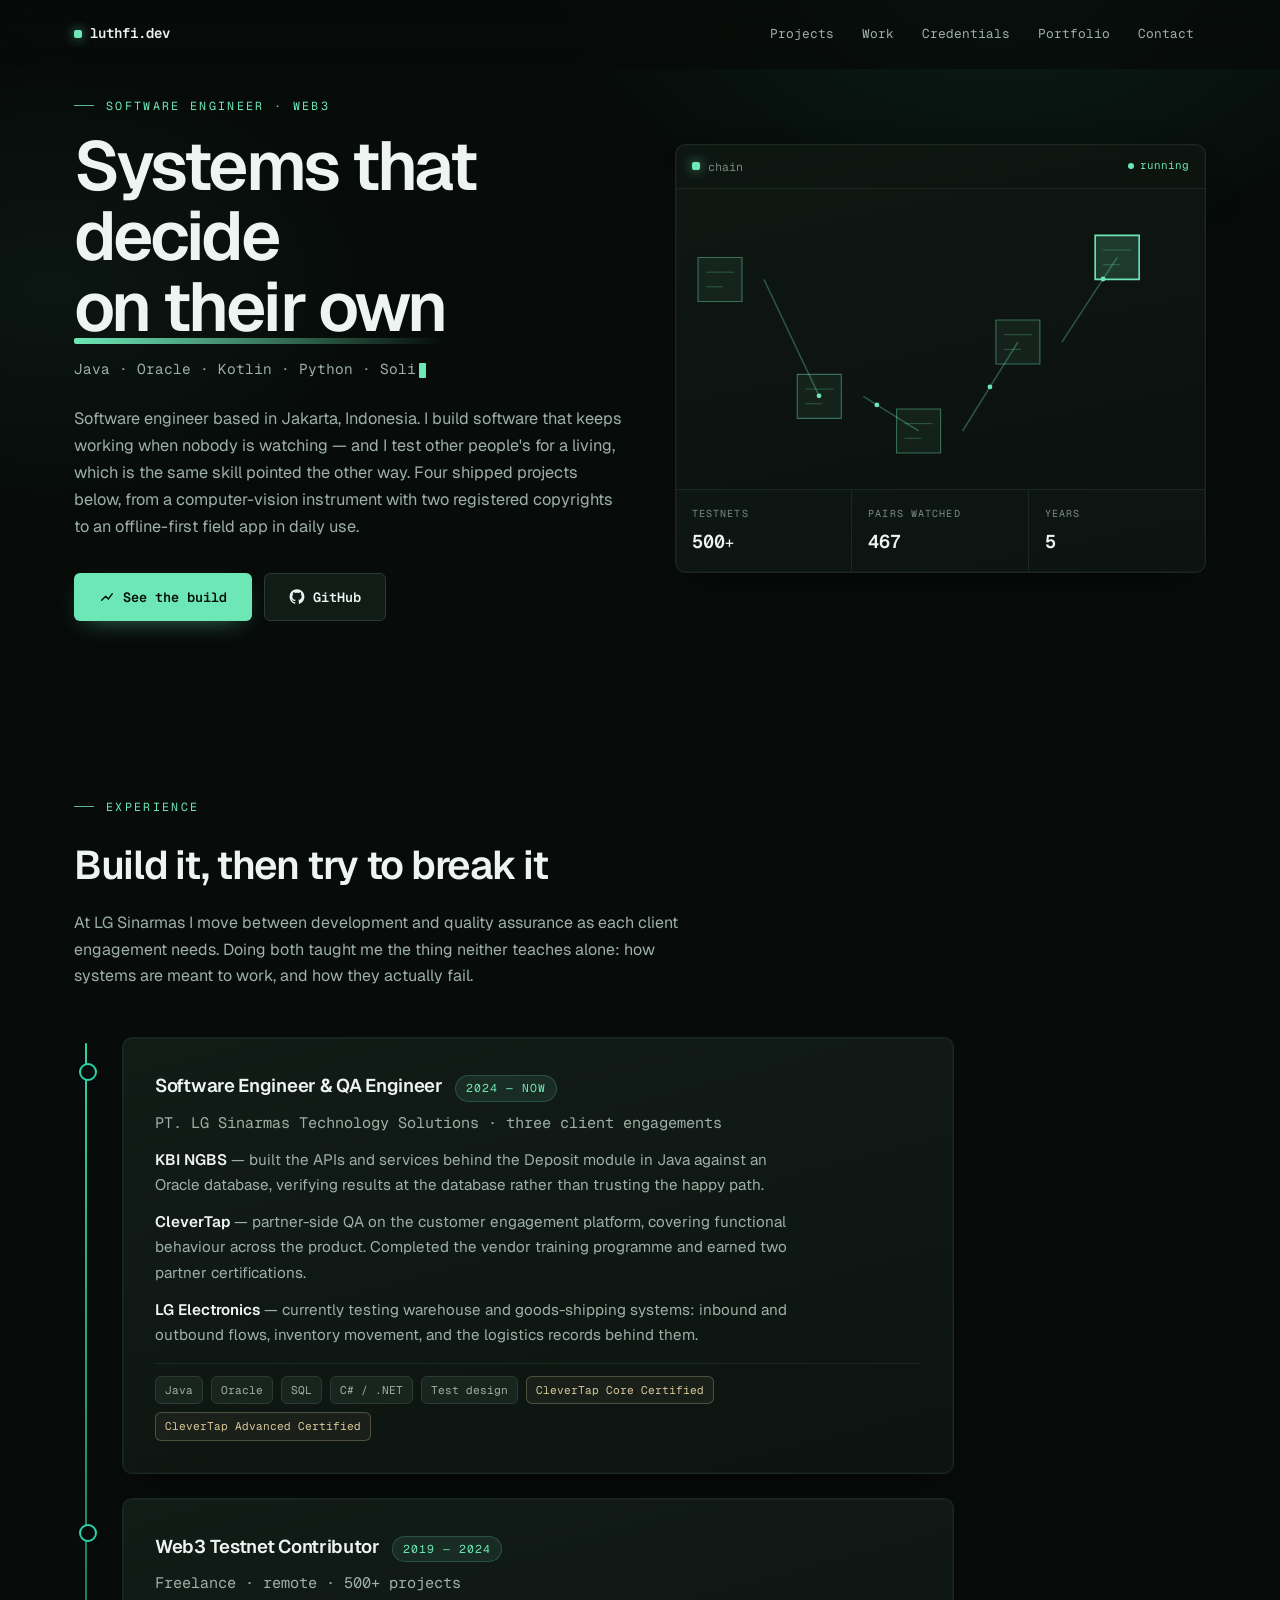
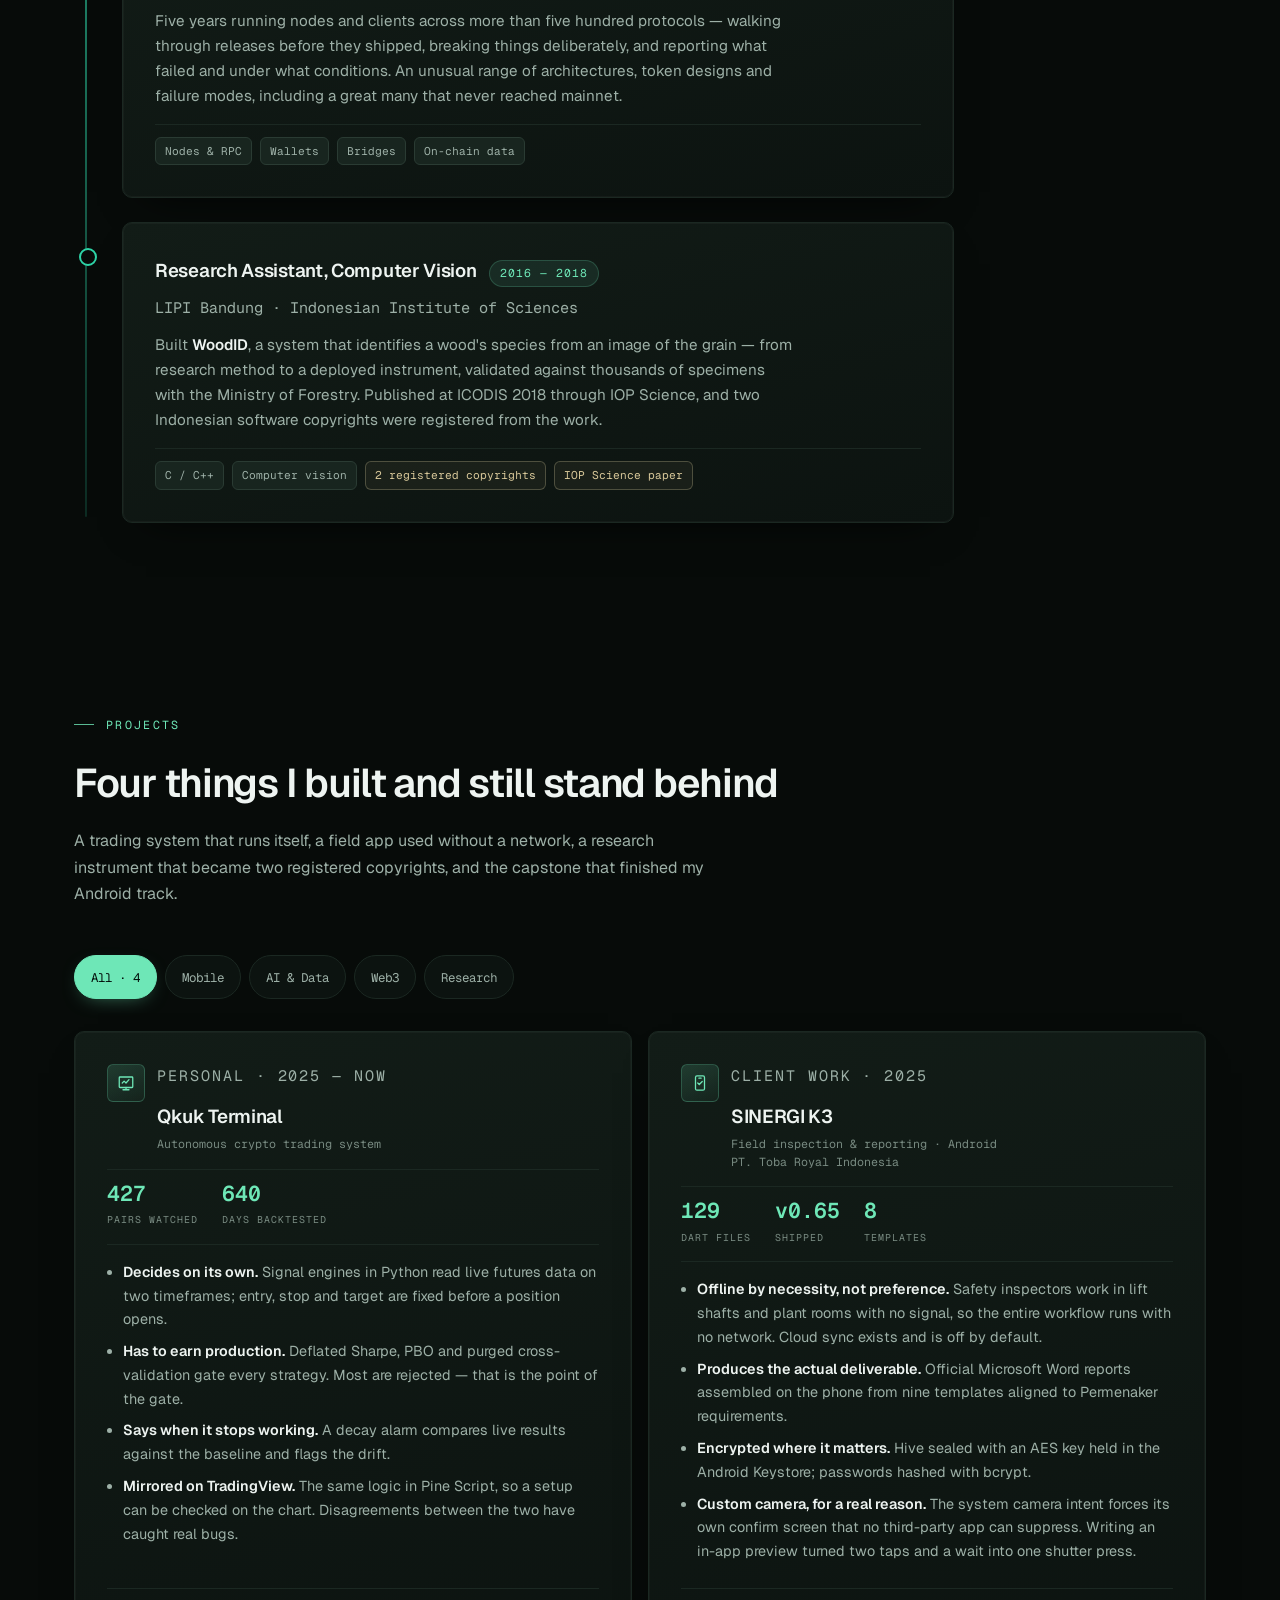
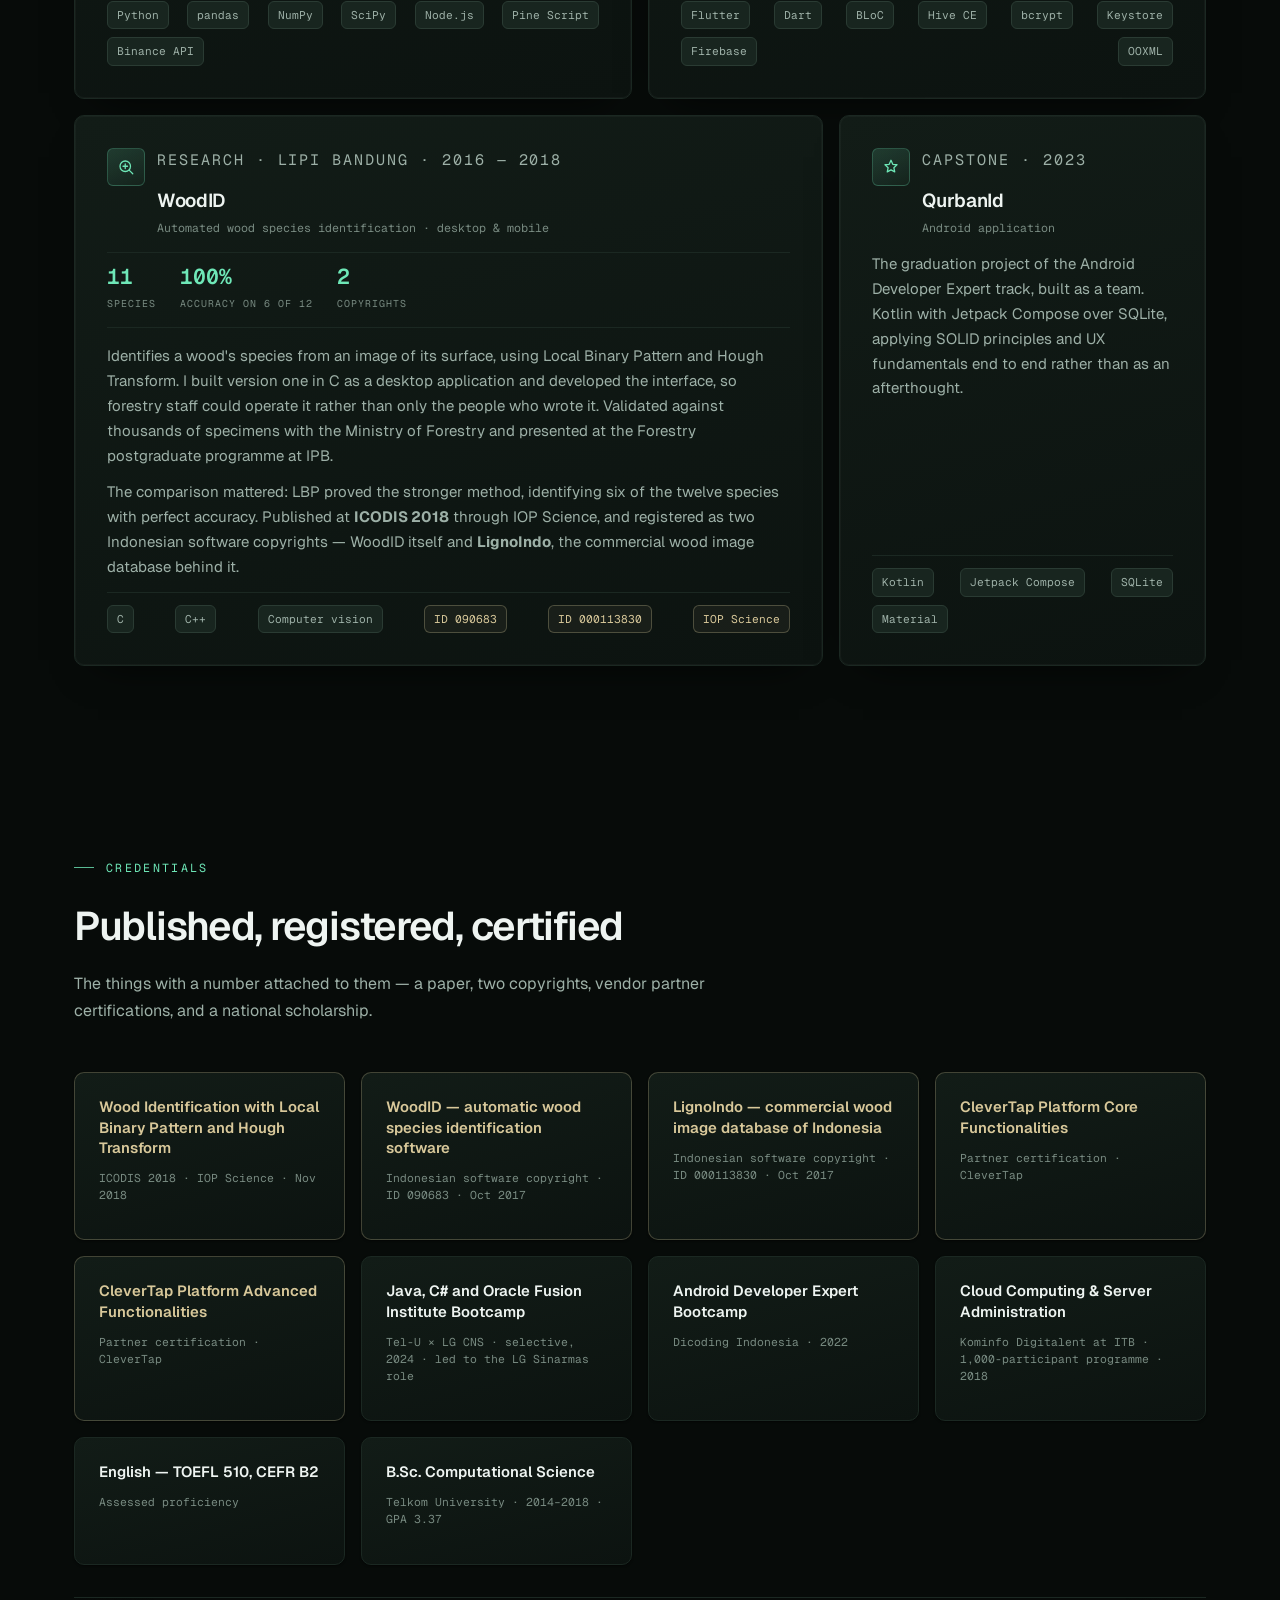
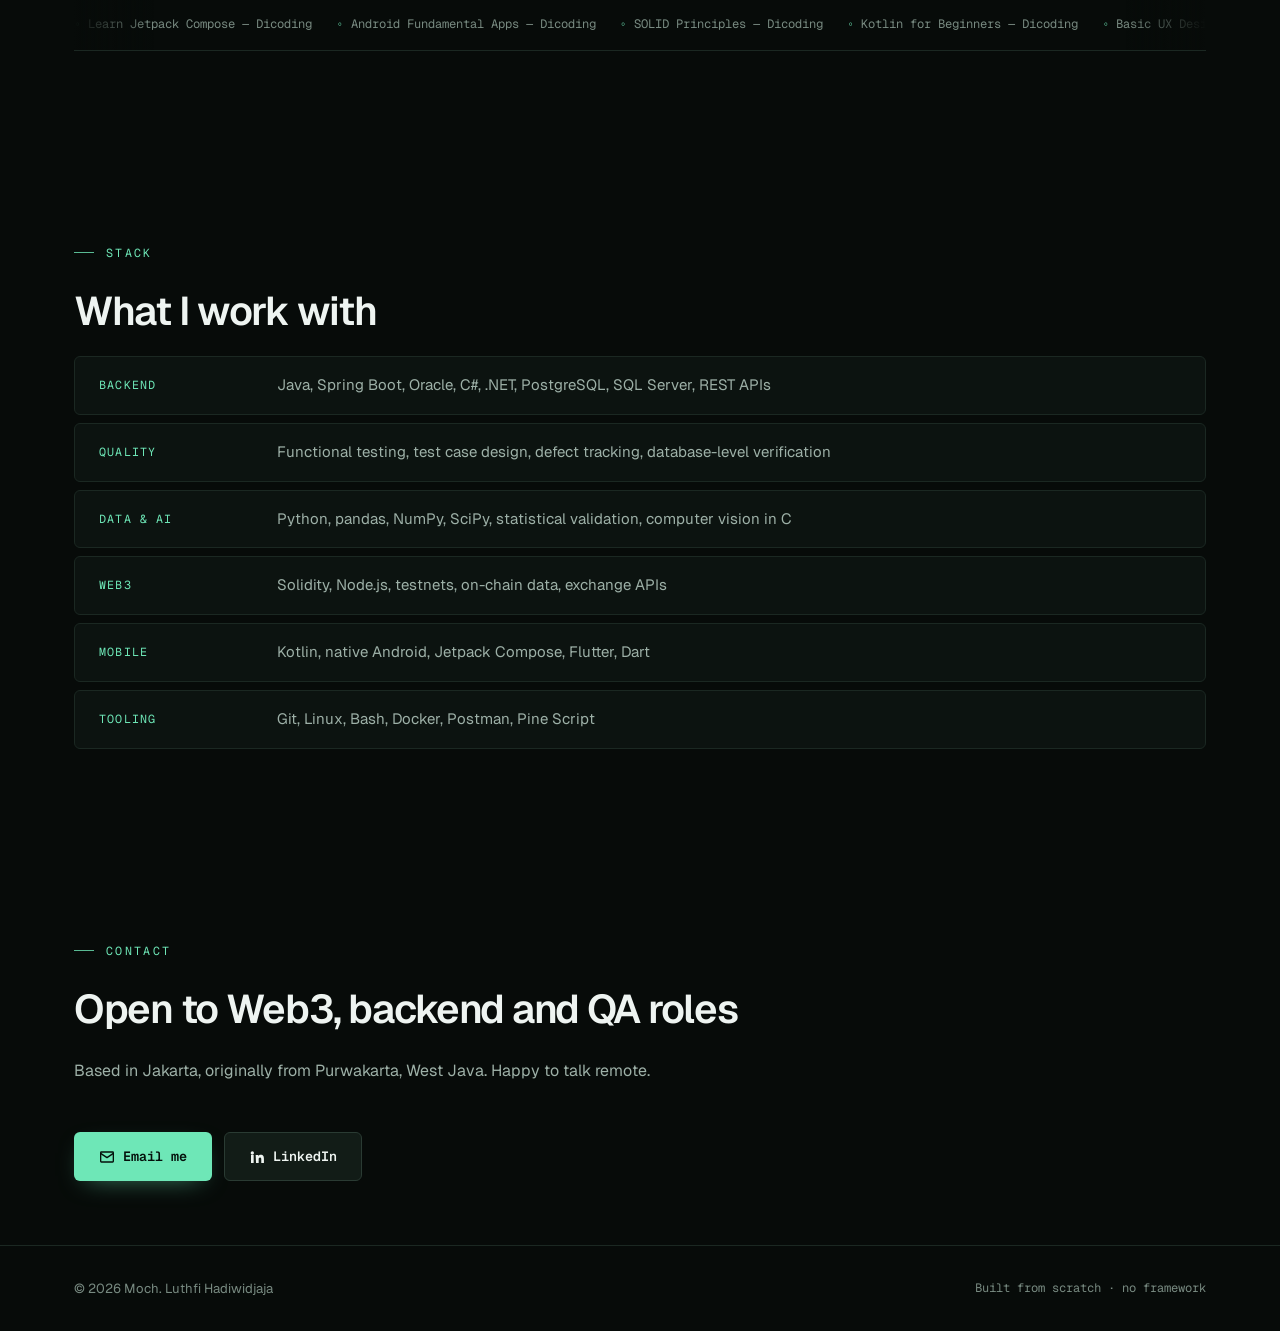
<file: index.html>
<!DOCTYPE html>
<html lang="en">
<head>
<meta charset="utf-8" />
<meta name="viewport" content="width=device-width, initial-scale=1" />
<title>Moch. Luthfi Hadiwidjaja — Software Engineer</title>
<meta name="description" content="Software engineer focused on Web3 and autonomous systems. Building Qkuk Terminal: signal engines, statistical validation, and a TradingView indicator. Five years across 500+ Web3 testnets." />
<meta name="theme-color" content="#08100C" />
<meta property="og:title" content="Moch. Luthfi Hadiwidjaja — Software Engineer" />
<meta property="og:description" content="Web3 and autonomous systems. Building Qkuk Terminal." />
<meta property="og:type" content="website" />
<link rel="preconnect" href="https://fonts.googleapis.com" />
<link rel="preconnect" href="https://fonts.gstatic.com" crossorigin />
<link href="https://fonts.googleapis.com/css2?family=Geist:wght@300;400;500;600;700&family=Geist+Mono:wght@400;500;600&display=swap" rel="stylesheet" />
<link rel="stylesheet" href="style.css" />
<link rel="icon" href="data:image/svg+xml,<svg xmlns='http://www.w3.org/2000/svg' viewBox='0 0 32 32'><rect width='32' height='32' fill='%2308100C'/><rect x='5' y='12' width='8' height='8' fill='%233DDC84'/><rect x='19' y='12' width='8' height='8' fill='%233DDC84' opacity='.55'/><path d='M13 16h6' stroke='%233DDC84' stroke-width='1.6'/></svg>" />
</head>
<body>

<a class="skip" href="#main">Skip to content</a>
<div class="grid-bg" aria-hidden="true"></div>

<nav class="nav" id="nav">
  <div class="nav-in">
    <a class="brand" href="#top"><span class="blk" aria-hidden="true"></span>luthfi.dev</a>
    <div class="nav-links">
      <a class="opt" href="#projects">Projects</a>
      <a class="opt" href="#work">Work</a>
      <a class="opt" href="#credentials">Credentials</a>
      <a class="opt" href="/portofolio/">Portfolio</a>
      <a href="#contact">Contact</a>
    </div>
  </div>
</nav>

<main id="main">

<!-- ══ HERO ══ split, left-weighted. Centered hero is banned at VARIANCE 8. -->
<section class="hero" id="top">
  <div class="wrap">
    <div class="hero-g">
      <div>
        <p class="eyebrow">Software Engineer · Web3</p>
        <h1>Systems that decide<br /><em>on their own</em></h1>
        <p class="role" id="role"><span class="car"></span></p>
        <p class="lede">
          Software engineer based in Jakarta, Indonesia. I build software that keeps
          working when nobody is watching — and I test other people's for a living,
          which is the same skill pointed the other way. Four shipped projects below,
          from a computer-vision instrument with two registered copyrights to an
          offline-first field app in daily use.
        </p>
        <div class="cta">
          <a class="btn btn-1" href="#terminal">
            <svg viewBox="0 0 24 24" fill="none" stroke="currentColor" stroke-width="2" stroke-linecap="round" stroke-linejoin="round" aria-hidden="true"><path d="M4 17l6-6 4 4 6-8"/></svg>
            See the build
          </a>
          <a class="btn btn-2" href="https://github.com/luthfihadi78" rel="noopener">
            <svg viewBox="0 0 24 24" fill="currentColor" aria-hidden="true"><path d="M12 .5C5.7.5.9 5.3.9 11.6c0 4.9 3.2 9.1 7.6 10.6.6.1.8-.2.8-.6v-2c-3.1.7-3.7-1.5-3.7-1.5-.5-1.3-1.2-1.6-1.2-1.6-1-.7.1-.7.1-.7 1.1.1 1.7 1.1 1.7 1.1 1 1.7 2.6 1.2 3.2.9.1-.7.4-1.2.7-1.5-2.5-.3-5.1-1.2-5.1-5.5 0-1.2.4-2.2 1.1-3-.1-.3-.5-1.4.1-2.9 0 0 .9-.3 3 1.1.9-.2 1.8-.4 2.8-.4s1.9.1 2.8.4c2.1-1.4 3-1.1 3-1.1.6 1.5.2 2.6.1 2.9.7.8 1.1 1.8 1.1 3 0 4.3-2.6 5.2-5.1 5.5.4.4.8 1.1.8 2.2v3.3c0 .3.2.7.8.6 4.4-1.5 7.6-5.7 7.6-10.6C23.1 5.3 18.3.5 12 .5z"/></svg>
            GitHub
          </a>
        </div>
      </div>

      <div class="chain rv">
        <div class="chain-bar">
          <span class="blk" aria-hidden="true"></span>
          <span class="t">chain</span>
          <span class="live">running</span>
        </div>
        <div class="chain-c">
          <canvas id="chain" role="img" aria-label="Abstract animation of linked blocks forming a chain"></canvas>
        </div>
        <div class="chain-f">
          <div><span class="k">Testnets</span><span class="v" data-count="500">0</span>+</div>
          <div><span class="k">Pairs watched</span><span class="v" data-count="467">0</span></div>
          <div><span class="k">Years</span><span class="v" data-count="5">0</span></div>
        </div>
      </div>
    </div>
  </div>
</section>

<!-- ══ WORK ══ ledger rows, not cards -->
<section id="work">
  <div class="wrap">
    <p class="eyebrow rv">Experience</p>
    <h2 class="rv">Build it, then try to break it</h2>
    <p class="sec-lede rv">
      At LG Sinarmas I move between development and quality assurance as each
      client engagement needs. Doing both taught me the thing neither teaches
      alone: how systems are meant to work, and how they actually fail.
    </p>

    <div class="tl rv">

      <div class="tli rv">
        <div class="tlc">
          <div class="tl-head">
            <h3>Software Engineer &amp; QA Engineer</h3>
            <span class="tl-when">2024 — now</span>
          </div>
          <p class="tl-org">PT. LG Sinarmas Technology Solutions · three client engagements</p>
          <p><strong>KBI NGBS</strong> — built the APIs and services behind the Deposit
            module in Java against an Oracle database, verifying results at the database
            rather than trusting the happy path.</p>
          <p><strong>CleverTap</strong> — partner-side QA on the customer engagement
            platform, covering functional behaviour across the product. Completed the
            vendor training programme and earned two partner certifications.</p>
          <p><strong>LG Electronics</strong> — currently testing warehouse and
            goods-shipping systems: inbound and outbound flows, inventory movement, and
            the logistics records behind them.</p>
          <div class="tags">
            <span class="tag">Java</span><span class="tag">Oracle</span><span class="tag">SQL</span>
            <span class="tag">C# / .NET</span><span class="tag">Test design</span>
            <span class="tag cert">CleverTap Core Certified</span>
            <span class="tag cert">CleverTap Advanced Certified</span>
          </div>
        </div>
      </div>

      <div class="tli rv">
        <div class="tlc">
          <div class="tl-head">
            <h3>Web3 Testnet Contributor</h3>
            <span class="tl-when">2019 — 2024</span>
          </div>
          <p class="tl-org">Freelance · remote · 500+ projects</p>
          <p>Five years running nodes and clients across more than five hundred protocols —
            walking through releases before they shipped, breaking things deliberately, and
            reporting what failed and under what conditions. An unusual range of
            architectures, token designs and failure modes, including a great many that
            never reached mainnet.</p>
          <div class="tags">
            <span class="tag">Nodes &amp; RPC</span><span class="tag">Wallets</span>
            <span class="tag">Bridges</span><span class="tag">On-chain data</span>
          </div>
        </div>
      </div>

      <div class="tli rv">
        <div class="tlc">
          <div class="tl-head">
            <h3>Research Assistant, Computer Vision</h3>
            <span class="tl-when">2016 — 2018</span>
          </div>
          <p class="tl-org">LIPI Bandung · Indonesian Institute of Sciences</p>
          <p>Built <strong>WoodID</strong>, a system that identifies a wood's species from
            an image of the grain — from research method to a deployed instrument, validated
            against thousands of specimens with the Ministry of Forestry. Published at
            ICODIS 2018 through IOP Science, and two Indonesian software copyrights were
            registered from the work.</p>
          <div class="tags">
            <span class="tag">C / C++</span><span class="tag">Computer vision</span>
            <span class="tag cert">2 registered copyrights</span>
            <span class="tag cert">IOP Science paper</span>
          </div>
        </div>
      </div>

    </div>
  </div>
</section>

<!-- ══ GALERI PROJECT ══ bento, layout dari UI/UX Pro Max -->
<section id="projects">
  <div class="wrap">
    <p class="eyebrow rv">Projects</p>
    <h2 class="rv">Four things I built and still stand behind</h2>
    <p class="sec-lede rv">
      A trading system that runs itself, a field app used without a network, a
      research instrument that became two registered copyrights, and the capstone
      that finished my Android track.
    </p>

    <div class="filter rv" role="group" aria-label="Filter projects by category">
      <button class="fbtn" type="button" data-f="all" aria-pressed="true">All · 4</button>
      <button class="fbtn" type="button" data-f="mobile" aria-pressed="false">Mobile</button>
      <button class="fbtn" type="button" data-f="ai" aria-pressed="false">AI &amp; Data</button>
      <button class="fbtn" type="button" data-f="web3" aria-pressed="false">Web3</button>
      <button class="fbtn" type="button" data-f="research" aria-pressed="false">Research</button>
    </div>

    <div class="bento" id="bento">

      <article class="pj rv" data-cat="ai web3">
        <div class="pj-top">
          <div class="pj-ico"><svg viewBox="0 0 24 24" stroke-linecap="round" stroke-linejoin="round" aria-hidden="true"><rect x="3" y="4" width="18" height="14" rx="1"/><path d="M8 21h8M12 18v3M7 12l2.5-2.5L12 12l4-4.5"/></svg></div>
          <div>
            <p class="pj-kind">Personal · 2025 — now</p>
            <h3>Qkuk Terminal</h3>
            <p class="sub">Autonomous crypto trading system</p>
          </div>
        </div>
        <div class="pj-num">
          <div><span class="n" data-count="467">0</span><span class="l">pairs watched</span></div>
          <div><span class="n" data-count="700">0</span><span class="l">days backtested</span></div>
        </div>
        <ul>
          <li><b>Decides on its own.</b> Signal engines in Python read live futures data on two timeframes; entry, stop and target are fixed before a position opens.</li>
          <li><b>Has to earn production.</b> Deflated Sharpe, PBO and purged cross-validation gate every strategy. Most are rejected — that is the point of the gate.</li>
          <li><b>Says when it stops working.</b> A decay alarm compares live results against the baseline and flags the drift.</li>
          <li><b>Mirrored on TradingView.</b> The same logic in Pine Script, so a setup can be checked on the chart. Disagreements between the two have caught real bugs.</li>
        </ul>
        <div class="foot">
          <span class="tag">Python</span><span class="tag">pandas</span><span class="tag">NumPy</span>
          <span class="tag">SciPy</span><span class="tag">Node.js</span><span class="tag">Pine Script</span>
          <span class="tag">Binance API</span>
        </div>
      </article>

      <article class="pj rv" data-cat="mobile">
        <div class="pj-top">
          <div class="pj-ico"><svg viewBox="0 0 24 24" stroke-linecap="round" stroke-linejoin="round" aria-hidden="true"><rect x="6" y="2.5" width="12" height="19" rx="2"/><path d="M10.5 5.5h3M9 12l2 2 4-4"/></svg></div>
          <div>
            <p class="pj-kind">Client work · 2025</p>
            <h3>SINERGI K3</h3>
            <p class="sub">Field inspection &amp; reporting · Android<br />PT. Toba Royal Indonesia</p>
          </div>
        </div>
        <div class="pj-num">
          <div><span class="n" data-count="141">0</span><span class="l">dart files</span></div>
          <div><span class="n">v0.65</span><span class="l">shipped</span></div>
          <div><span class="n" data-count="9">0</span><span class="l">templates</span></div>
        </div>
        <ul>
          <li><b>Offline by necessity, not preference.</b> Safety inspectors work in lift shafts and plant rooms with no signal, so the entire workflow runs with no network. Cloud sync exists and is off by default.</li>
          <li><b>Produces the actual deliverable.</b> Official Microsoft Word reports assembled on the phone from nine templates aligned to Permenaker requirements.</li>
          <li><b>Encrypted where it matters.</b> Hive sealed with an AES key held in the Android Keystore; passwords hashed with bcrypt.</li>
          <li><b>Custom camera, for a real reason.</b> The system camera intent forces its own confirm screen that no third-party app can suppress. Writing an in-app preview turned two taps and a wait into one shutter press.</li>
        </ul>
        <div class="foot">
          <span class="tag">Flutter</span><span class="tag">Dart</span><span class="tag">BLoC</span>
          <span class="tag">Hive CE</span><span class="tag">bcrypt</span><span class="tag">Keystore</span>
          <span class="tag">Firebase</span><span class="tag">OOXML</span>
        </div>
      </article>

      <article class="pj wide rv" data-cat="ai research">
        <div class="pj-top">
          <div class="pj-ico"><svg viewBox="0 0 24 24" stroke-linecap="round" stroke-linejoin="round" aria-hidden="true"><circle cx="11" cy="11" r="7"/><path d="M16.5 16.5L21 21M8 11h6M11 8v6"/></svg></div>
          <div>
            <p class="pj-kind">Research · LIPI Bandung · 2016 — 2018</p>
            <h3>WoodID</h3>
            <p class="sub">Automated wood species identification · desktop &amp; mobile</p>
          </div>
        </div>
        <div class="pj-num">
          <div><span class="n" data-count="12">0</span><span class="l">species</span></div>
          <div><span class="n">100%</span><span class="l">accuracy on 6 of 12</span></div>
          <div><span class="n" data-count="2">0</span><span class="l">copyrights</span></div>
        </div>
        <p>
          Identifies a wood's species from an image of its surface, using Local Binary
          Pattern and Hough Transform. I built version one in C as a desktop application
          and developed the interface, so forestry staff could operate it rather than
          only the people who wrote it. Validated against thousands of specimens with the
          Ministry of Forestry and presented at the Forestry postgraduate programme at IPB.
        </p>
        <p>
          The comparison mattered: LBP proved the stronger method, identifying six of the
          twelve species with perfect accuracy. Published at <strong>ICODIS 2018</strong>
          through IOP Science, and registered as two Indonesian software copyrights —
          WoodID itself and <strong>LignoIndo</strong>, the commercial wood image database
          behind it.
        </p>
        <div class="foot">
          <span class="tag">C</span><span class="tag">C++</span><span class="tag">Computer vision</span>
          <span class="tag cert">ID 090683</span><span class="tag cert">ID 000113830</span>
          <span class="tag cert">IOP Science</span>
        </div>
      </article>

      <article class="pj slim rv" data-cat="mobile">
        <div class="pj-top">
          <div class="pj-ico"><svg viewBox="0 0 24 24" stroke-linecap="round" stroke-linejoin="round" aria-hidden="true"><path d="M12 3l2.4 5.4 5.6.6-4.2 3.9 1.2 5.6L12 15.8 7 18.5l1.2-5.6L4 9l5.6-.6z"/></svg></div>
          <div>
            <p class="pj-kind">Capstone · 2023</p>
            <h3>QurbanId</h3>
            <p class="sub">Android application</p>
          </div>
        </div>
        <p>
          The graduation project of the Android Developer Expert track, built as a team.
          Kotlin with Jetpack Compose over SQLite, applying SOLID principles and UX
          fundamentals end to end rather than as an afterthought.
        </p>
        <div class="foot">
          <span class="tag">Kotlin</span><span class="tag">Jetpack Compose</span>
          <span class="tag">SQLite</span><span class="tag">Material</span>
        </div>
      </article>

    </div>
  </div>
</section>

<!-- ══ KREDENSIAL ══ -->
<section id="credentials">
  <div class="wrap">
    <p class="eyebrow rv">Credentials</p>
    <h2 class="rv">Published, registered, certified</h2>
    <p class="sec-lede rv">
      The things with a number attached to them — a paper, two copyrights, vendor
      partner certifications, and a national scholarship.
    </p>

    <div class="cred rv">
      <div class="cd hi">
        <p class="t">Wood Identification with Local Binary Pattern and Hough Transform</p>
        <p class="i">ICODIS 2018 · IOP Science · Nov 2018</p>
      </div>
      <div class="cd hi">
        <p class="t">WoodID — automatic wood species identification software</p>
        <p class="i">Indonesian software copyright · ID 090683 · Oct 2017</p>
      </div>
      <div class="cd hi">
        <p class="t">LignoIndo — commercial wood image database of Indonesia</p>
        <p class="i">Indonesian software copyright · ID 000113830 · Oct 2017</p>
      </div>
      <div class="cd hi">
        <p class="t">CleverTap Platform Core Functionalities</p>
        <p class="i">Partner certification · CleverTap</p>
      </div>
      <div class="cd hi">
        <p class="t">CleverTap Platform Advanced Functionalities</p>
        <p class="i">Partner certification · CleverTap</p>
      </div>
      <div class="cd">
        <p class="t">Java, C# and Oracle Fusion Institute Bootcamp</p>
        <p class="i">Tel-U × LG CNS · selective, 2024 · led to the LG Sinarmas role</p>
      </div>
      <div class="cd">
        <p class="t">Android Developer Expert Bootcamp</p>
        <p class="i">Dicoding Indonesia · 2022</p>
      </div>
      <div class="cd">
        <p class="t">Cloud Computing &amp; Server Administration</p>
        <p class="i">Kominfo Digitalent at ITB · 1,000-participant programme · 2018</p>
      </div>
      <div class="cd">
        <p class="t">English — TOEFL 510, CEFR B2</p>
        <p class="i">Assessed proficiency</p>
      </div>
      <div class="cd">
        <p class="t">B.Sc. Computational Science</p>
        <p class="i">Telkom University · 2014–2018 · GPA 3.37</p>
      </div>
    </div>

    <div class="mq rv" aria-label="Additional certifications">
      <div class="mq-t" id="mq"></div>
    </div>
  </div>
</section>

<!-- ══ STACK ══ -->
<section id="stack">
  <div class="wrap">
    <p class="eyebrow rv">Stack</p>
    <h2 class="rv">What I work with</h2>
    <div class="stack rv">
      <div><span class="k">Backend</span><span class="v">Java, Spring Boot, Oracle, C#, .NET, PostgreSQL, SQL Server, REST APIs</span></div>
      <div><span class="k">Quality</span><span class="v">Functional testing, test case design, defect tracking, database-level verification</span></div>
      <div><span class="k">Data &amp; AI</span><span class="v">Python, pandas, NumPy, SciPy, statistical validation, computer vision in C</span></div>
      <div><span class="k">Web3</span><span class="v">Solidity, Node.js, testnets, on-chain data, exchange APIs</span></div>
      <div><span class="k">Mobile</span><span class="v">Kotlin, native Android, Jetpack Compose, Flutter, Dart</span></div>
      <div><span class="k">Tooling</span><span class="v">Git, Linux, Bash, Docker, Postman, Pine Script</span></div>
    </div>
  </div>
</section>

<!-- ══ CONTACT ══ one CTA intent, one label -->
<section id="contact" class="end">
  <div class="wrap">
    <p class="eyebrow rv">Contact</p>
    <h2 class="rv">Open to Web3, backend and QA roles</h2>
    <p class="sec-lede rv">Based in Jakarta, originally from Purwakarta, West Java. Happy to talk remote.</p>
    <div class="cta rv">
      <a class="btn btn-1" href="mailto:luthfihadi78@gmail.com">
        <svg viewBox="0 0 24 24" fill="none" stroke="currentColor" stroke-width="2" stroke-linecap="round" stroke-linejoin="round" aria-hidden="true"><rect x="2.5" y="4.5" width="19" height="15" rx="1"/><path d="M3 7l9 6 9-6"/></svg>
        Email me
      </a>
      <a class="btn btn-2" href="https://www.linkedin.com/in/moch-luthfi-hadiwidjaja-aa91b5171/" rel="noopener">
        <svg viewBox="0 0 24 24" fill="currentColor" aria-hidden="true"><path d="M4.98 3.5a2.5 2.5 0 1 1 0 5 2.5 2.5 0 0 1 0-5zM3 9h4v12H3zM10 9h3.8v1.7h.05c.53-1 1.83-2.05 3.77-2.05 4.03 0 4.78 2.65 4.78 6.1V21h-4v-5.4c0-1.3-.02-2.96-1.8-2.96-1.8 0-2.08 1.4-2.08 2.86V21h-4z"/></svg>
        LinkedIn
      </a>
    </div>
  </div>
</section>

</main>

<footer>
  <div class="wrap foot">
    <span>© <span id="yr">2026</span> Moch. Luthfi Hadiwidjaja</span>
    <span class="m">Built from scratch · no framework</span>
  </div>
</footer>

<script src="script.js"></script>
</body>
</html>
</file>
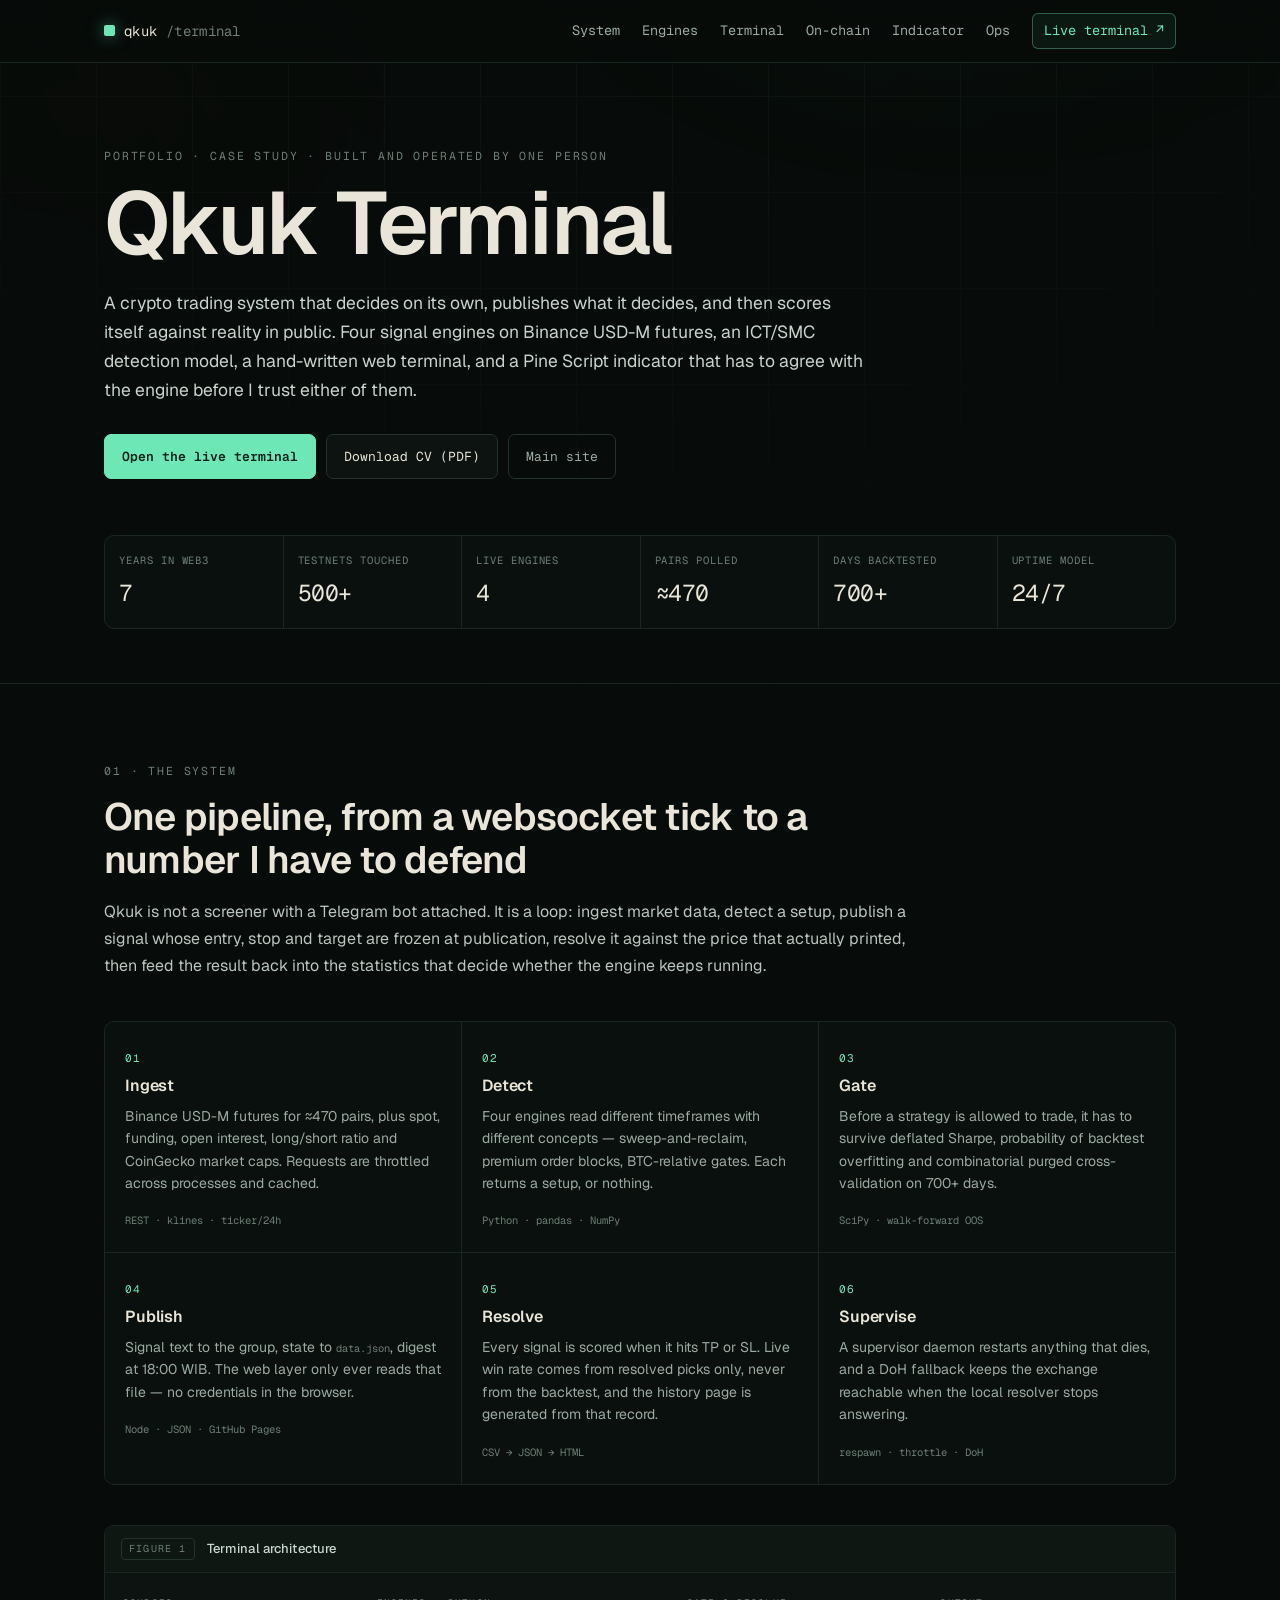
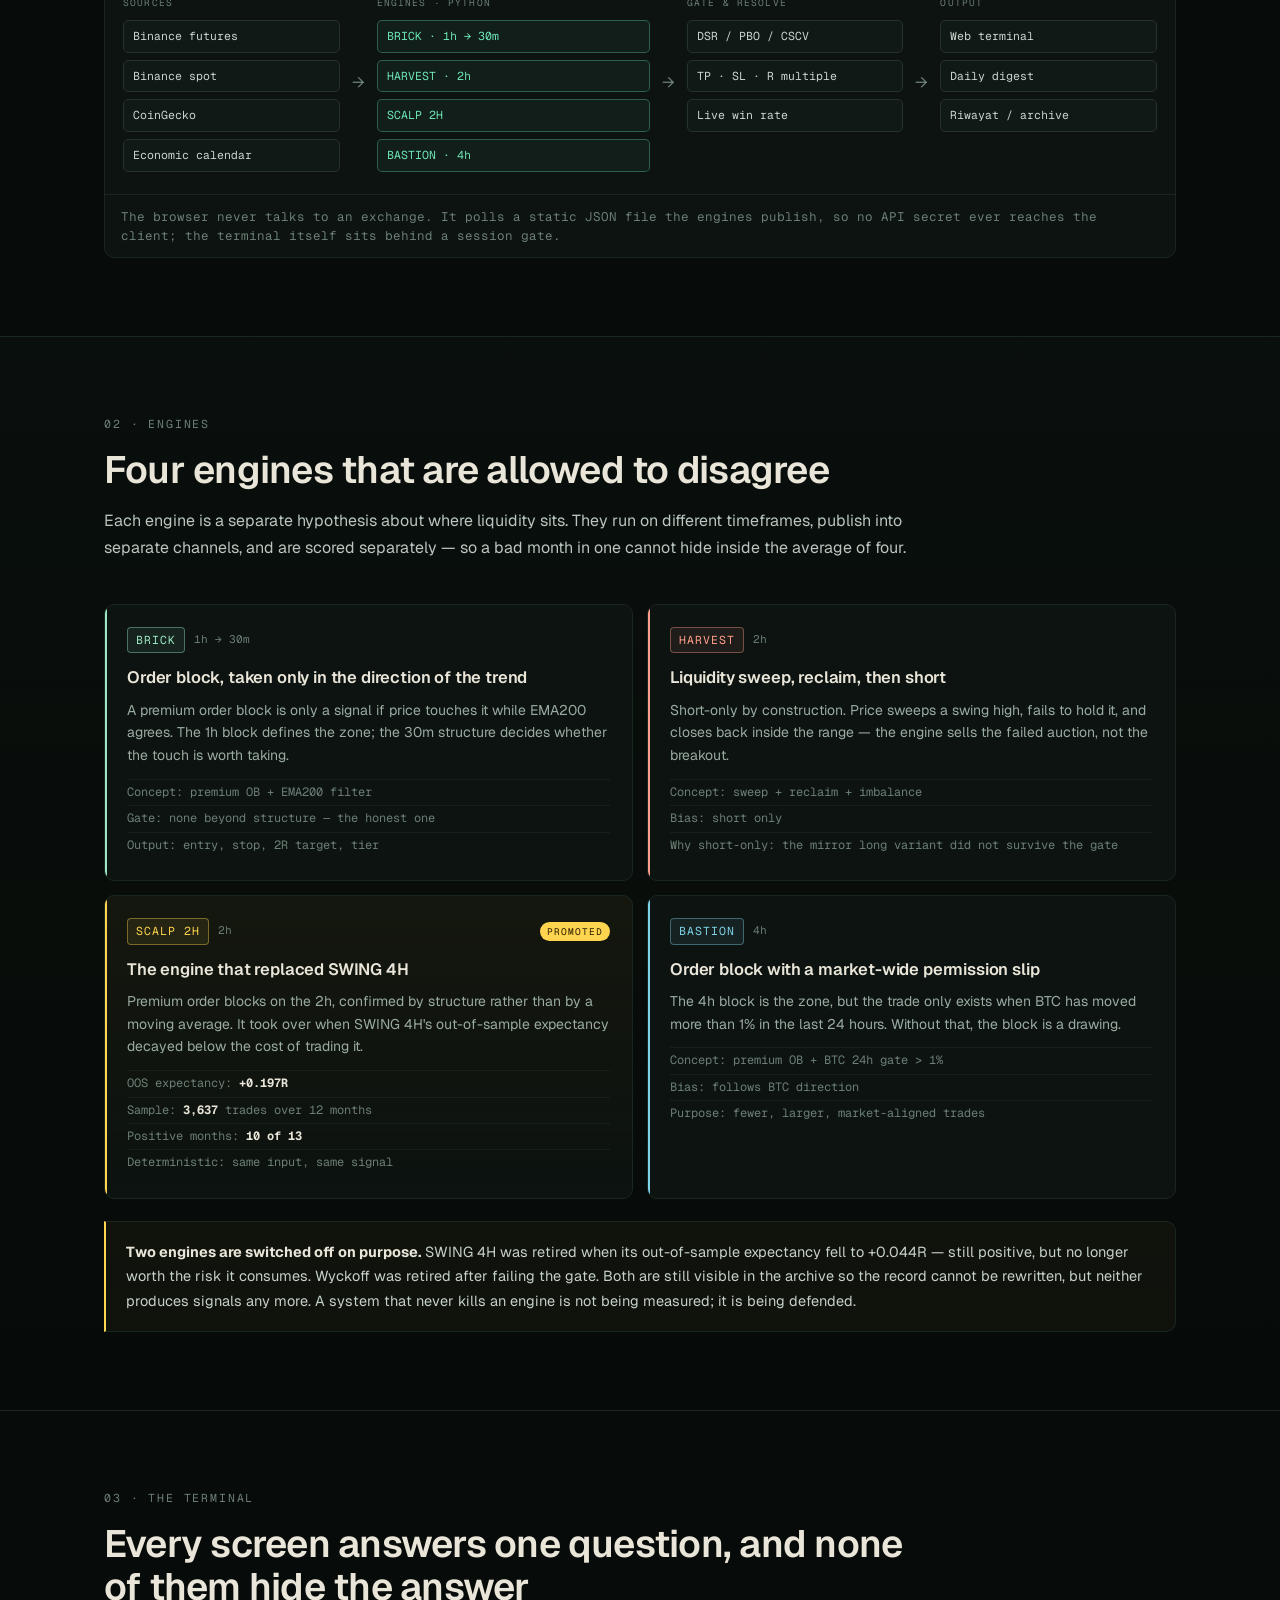
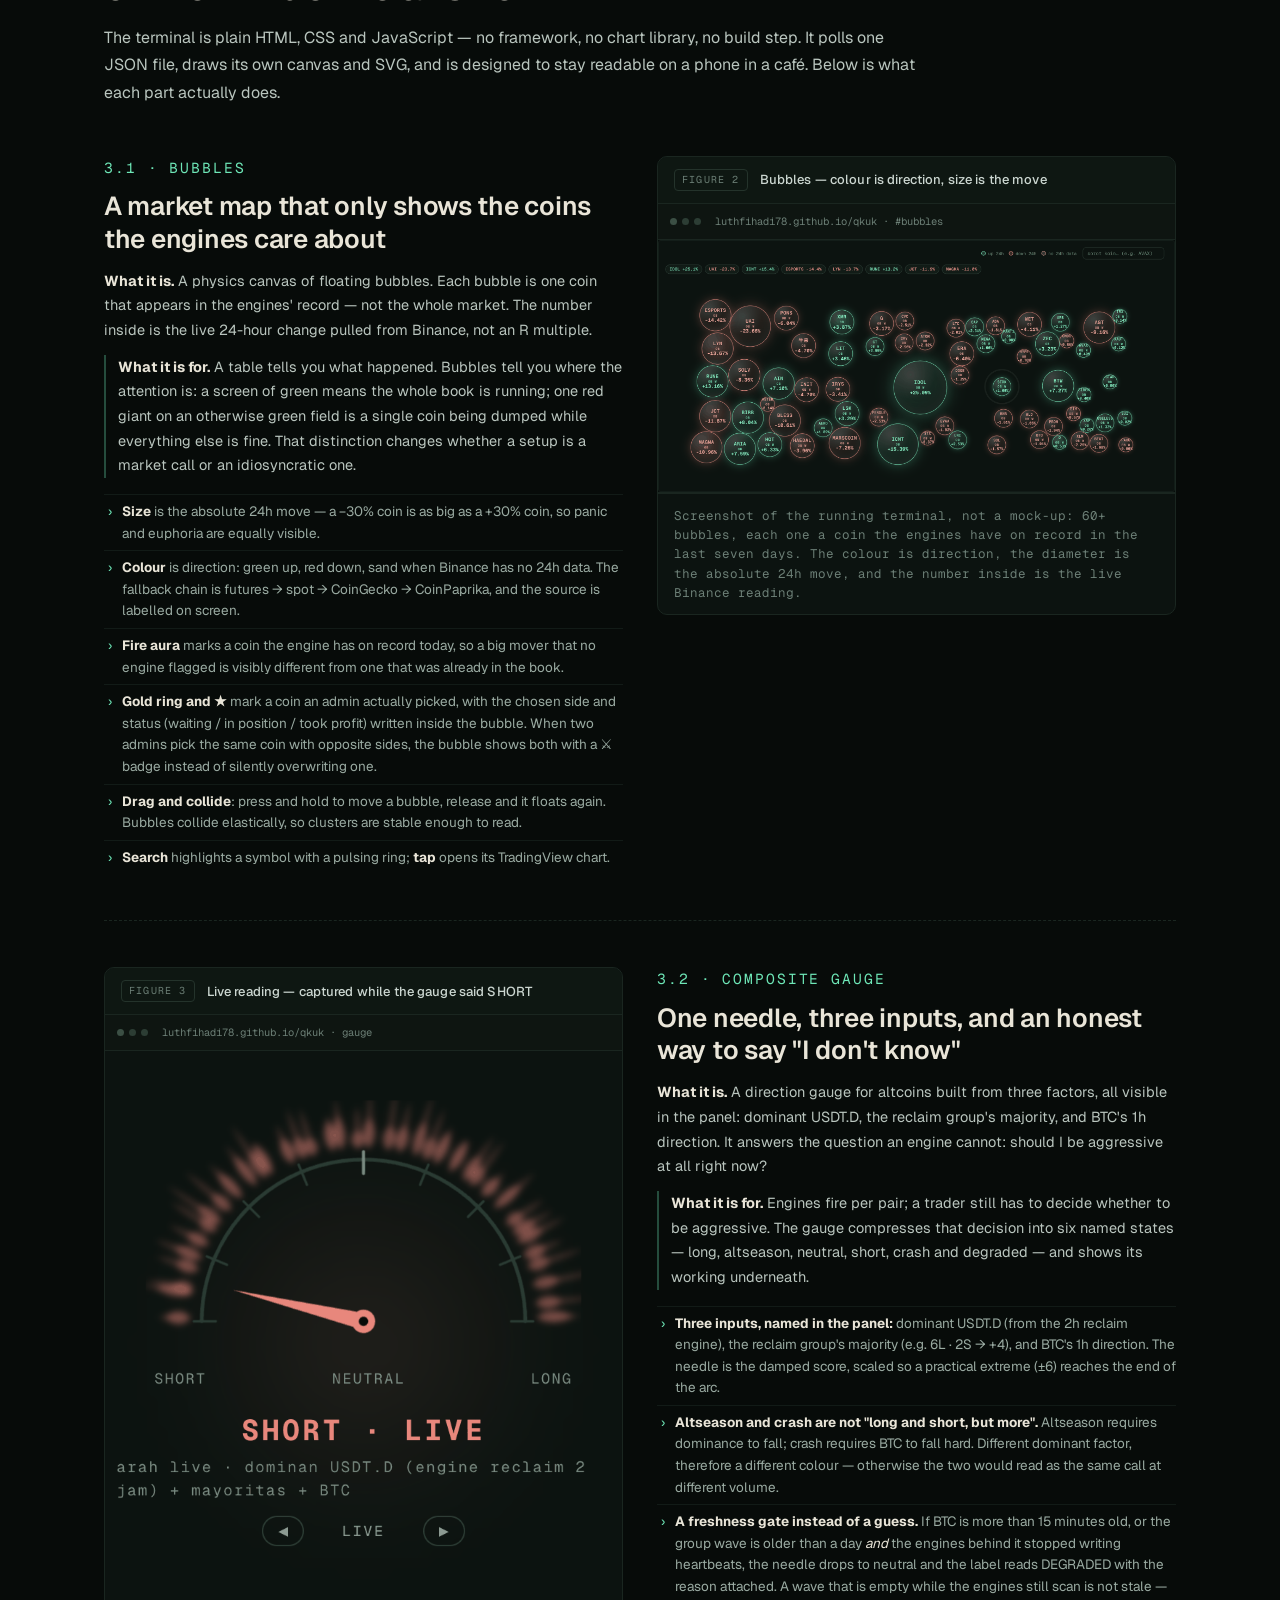
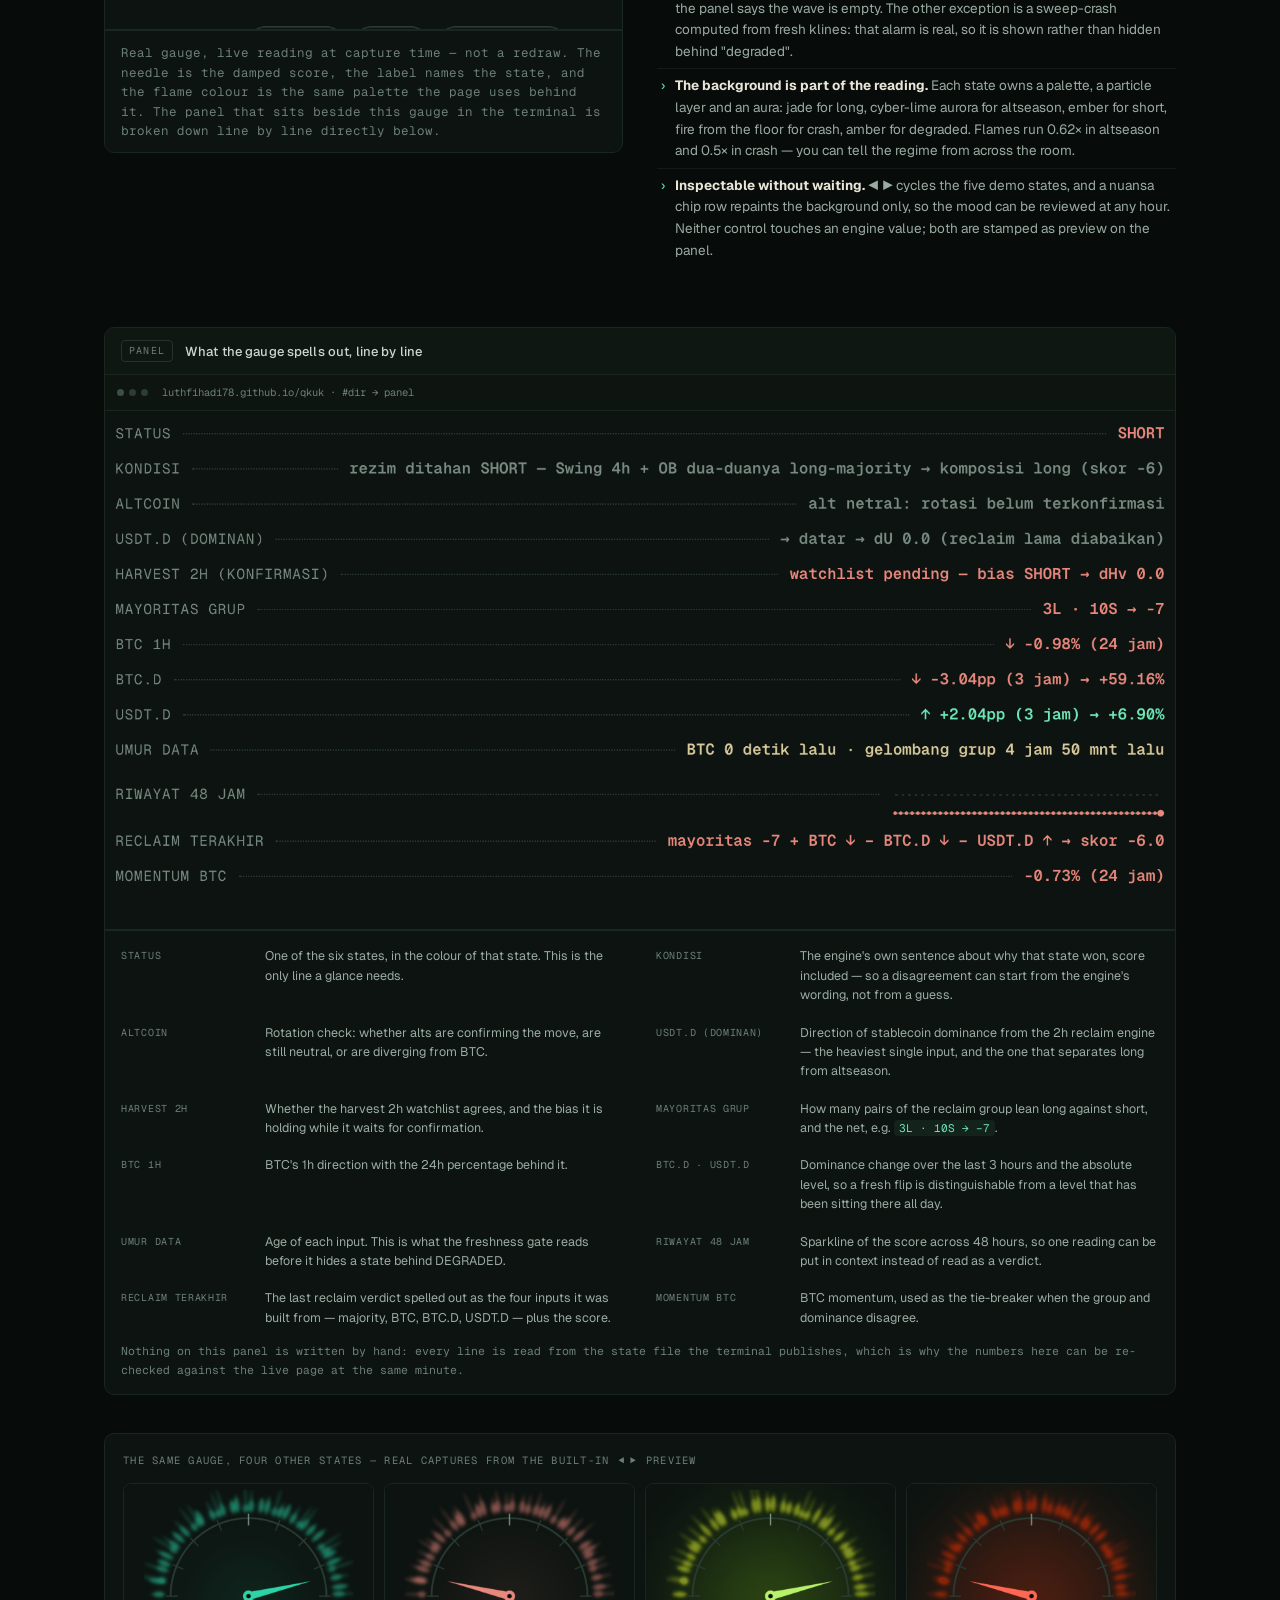
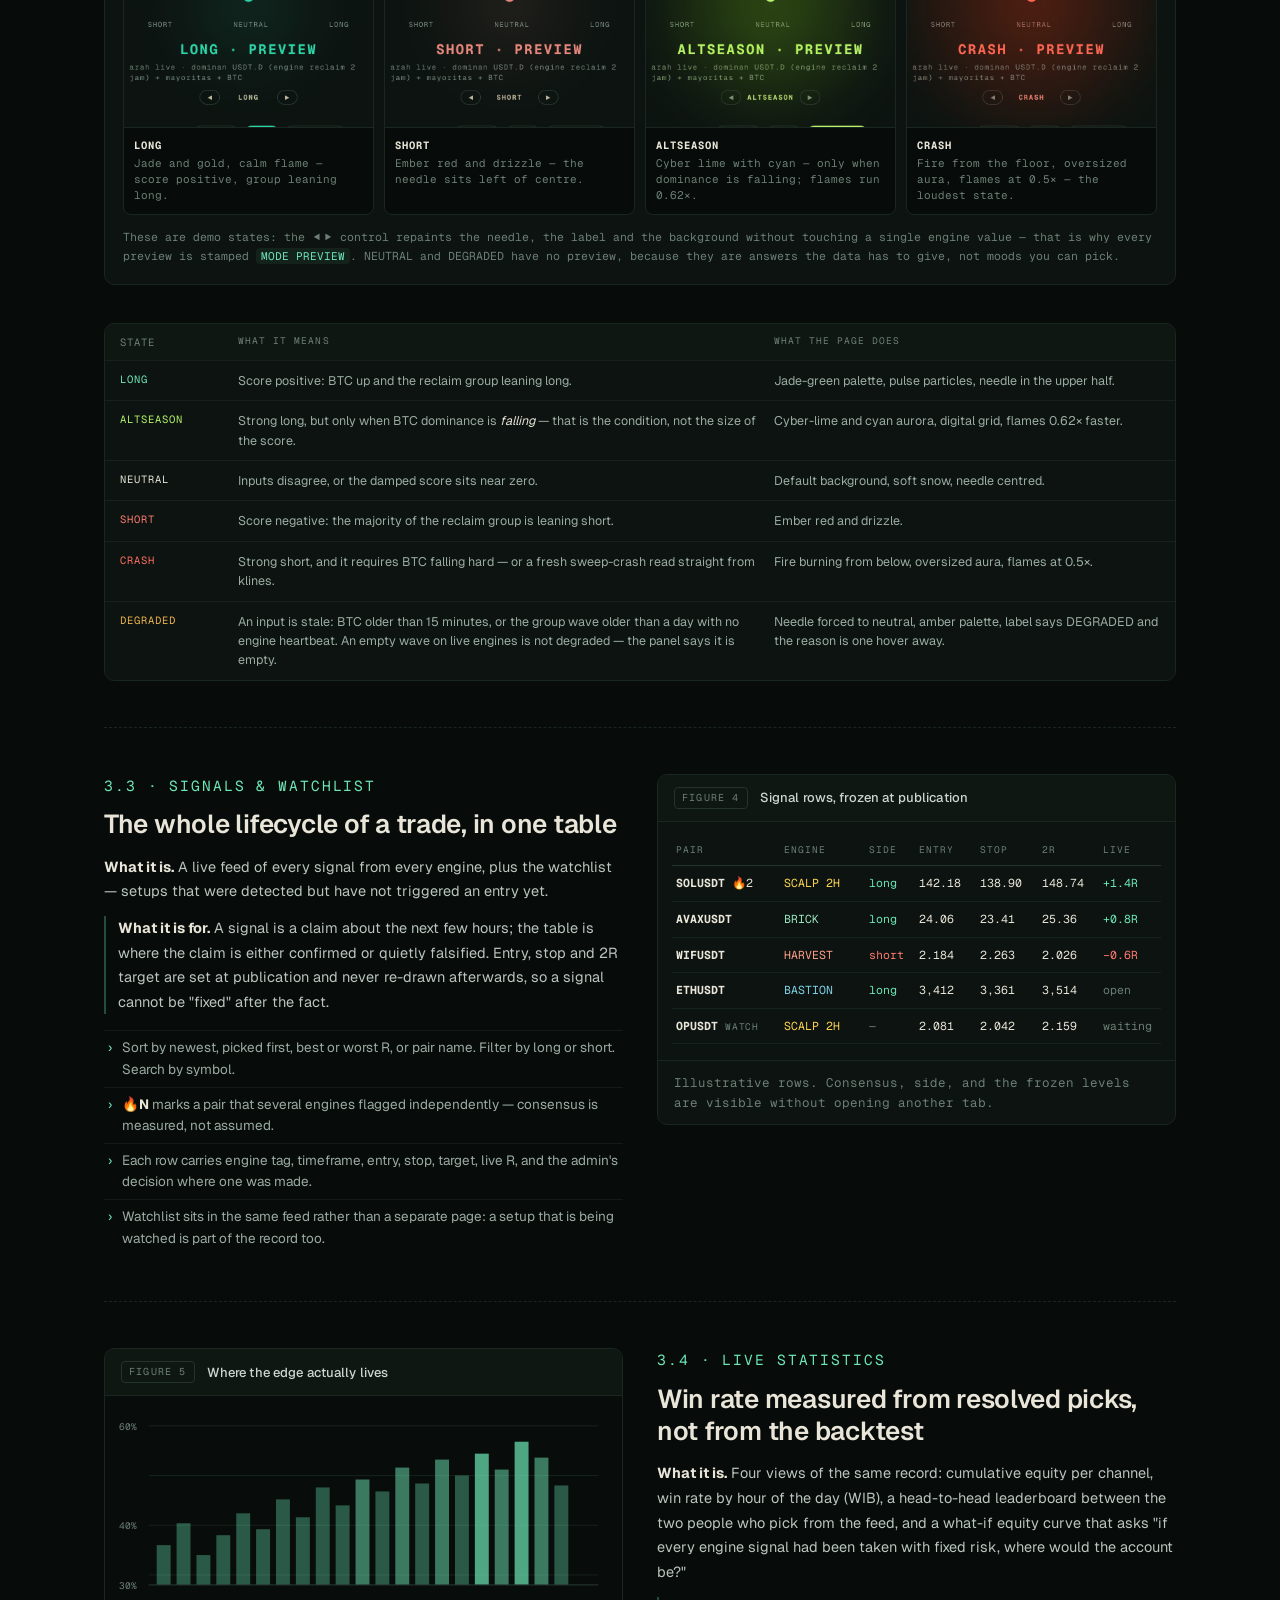
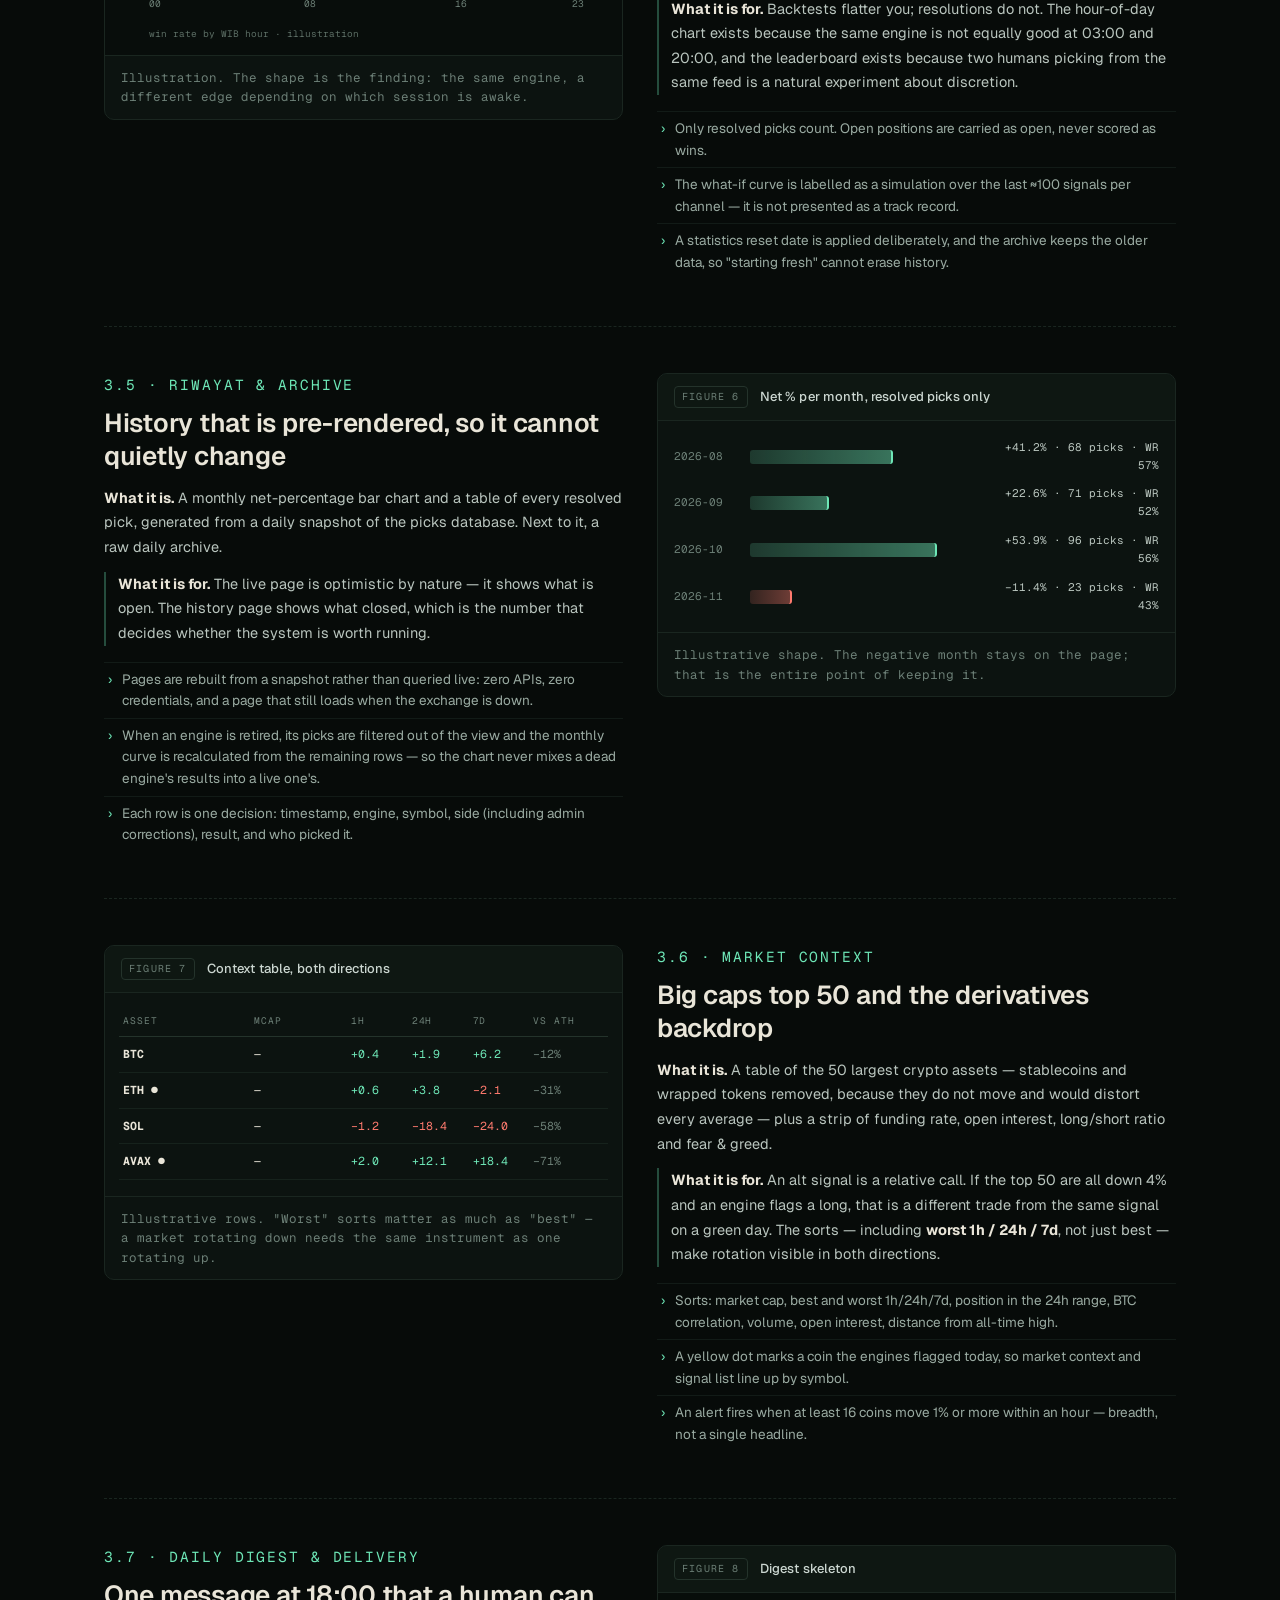
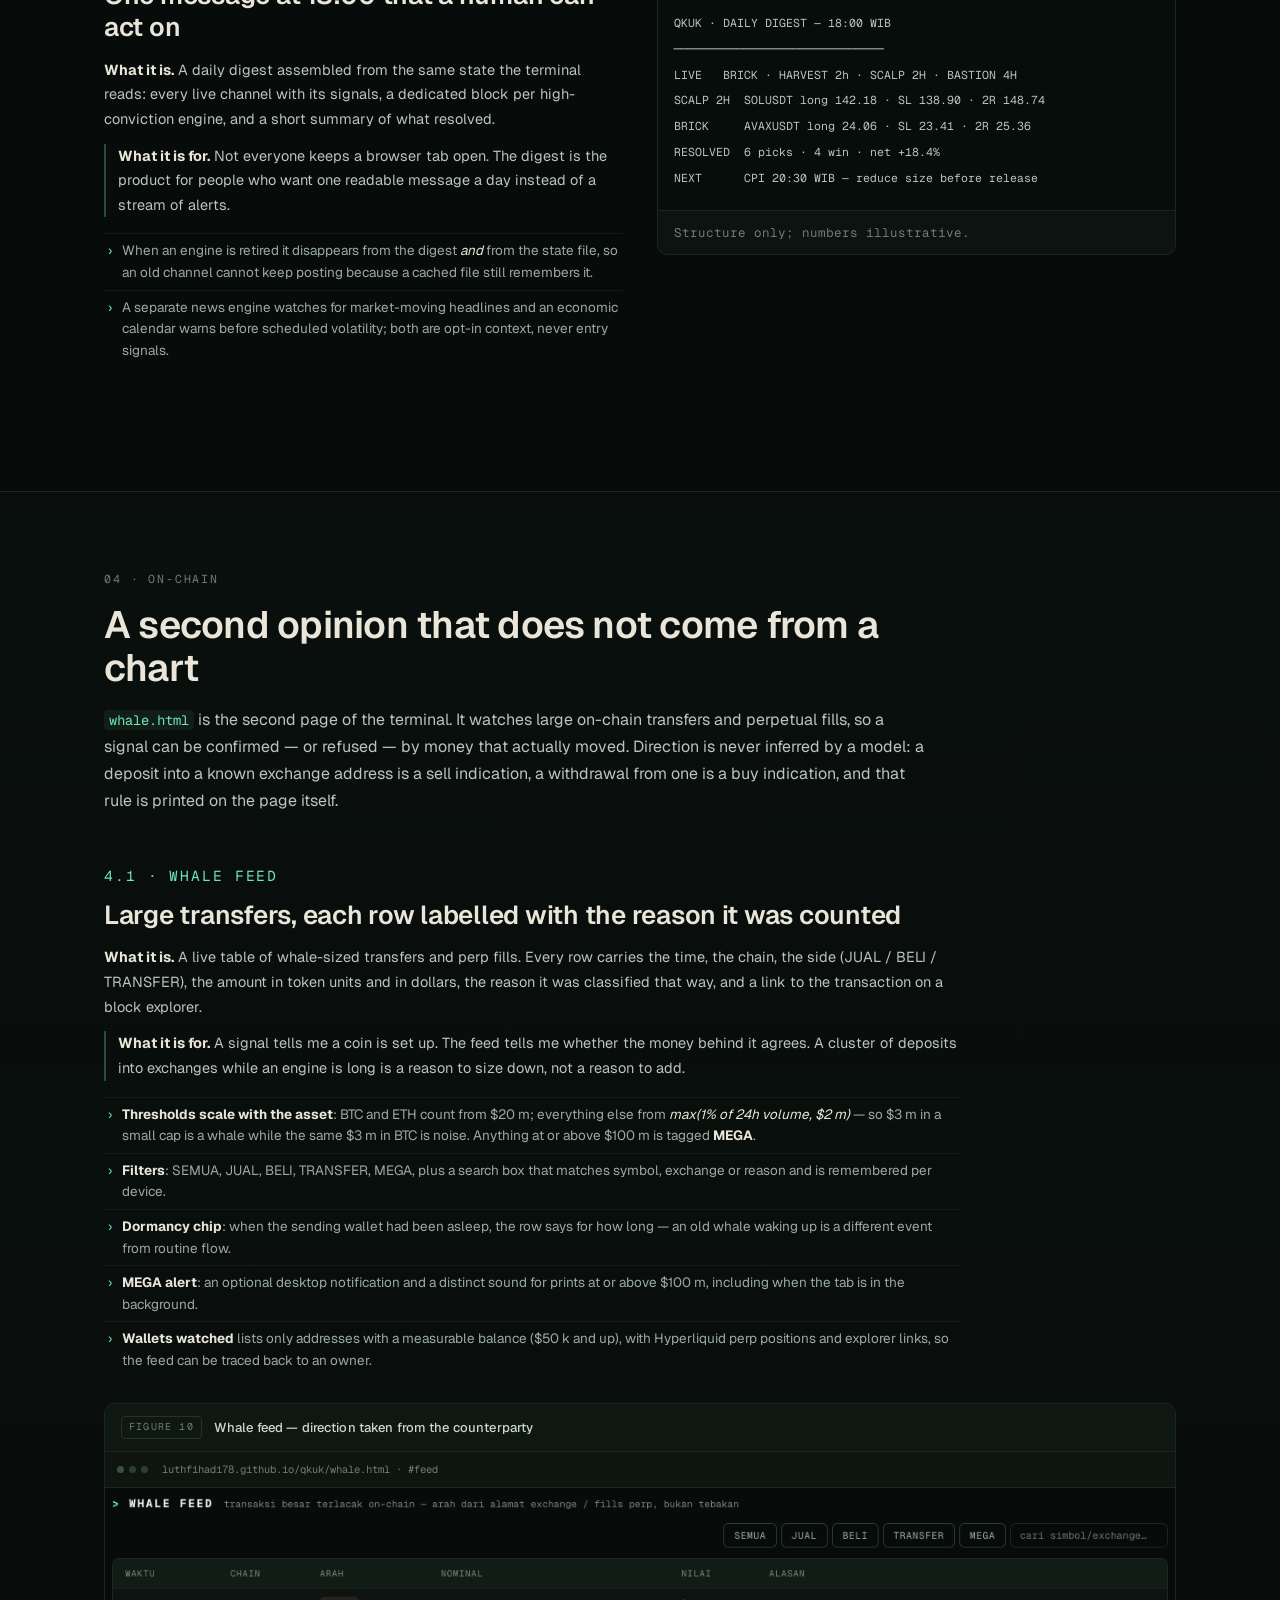
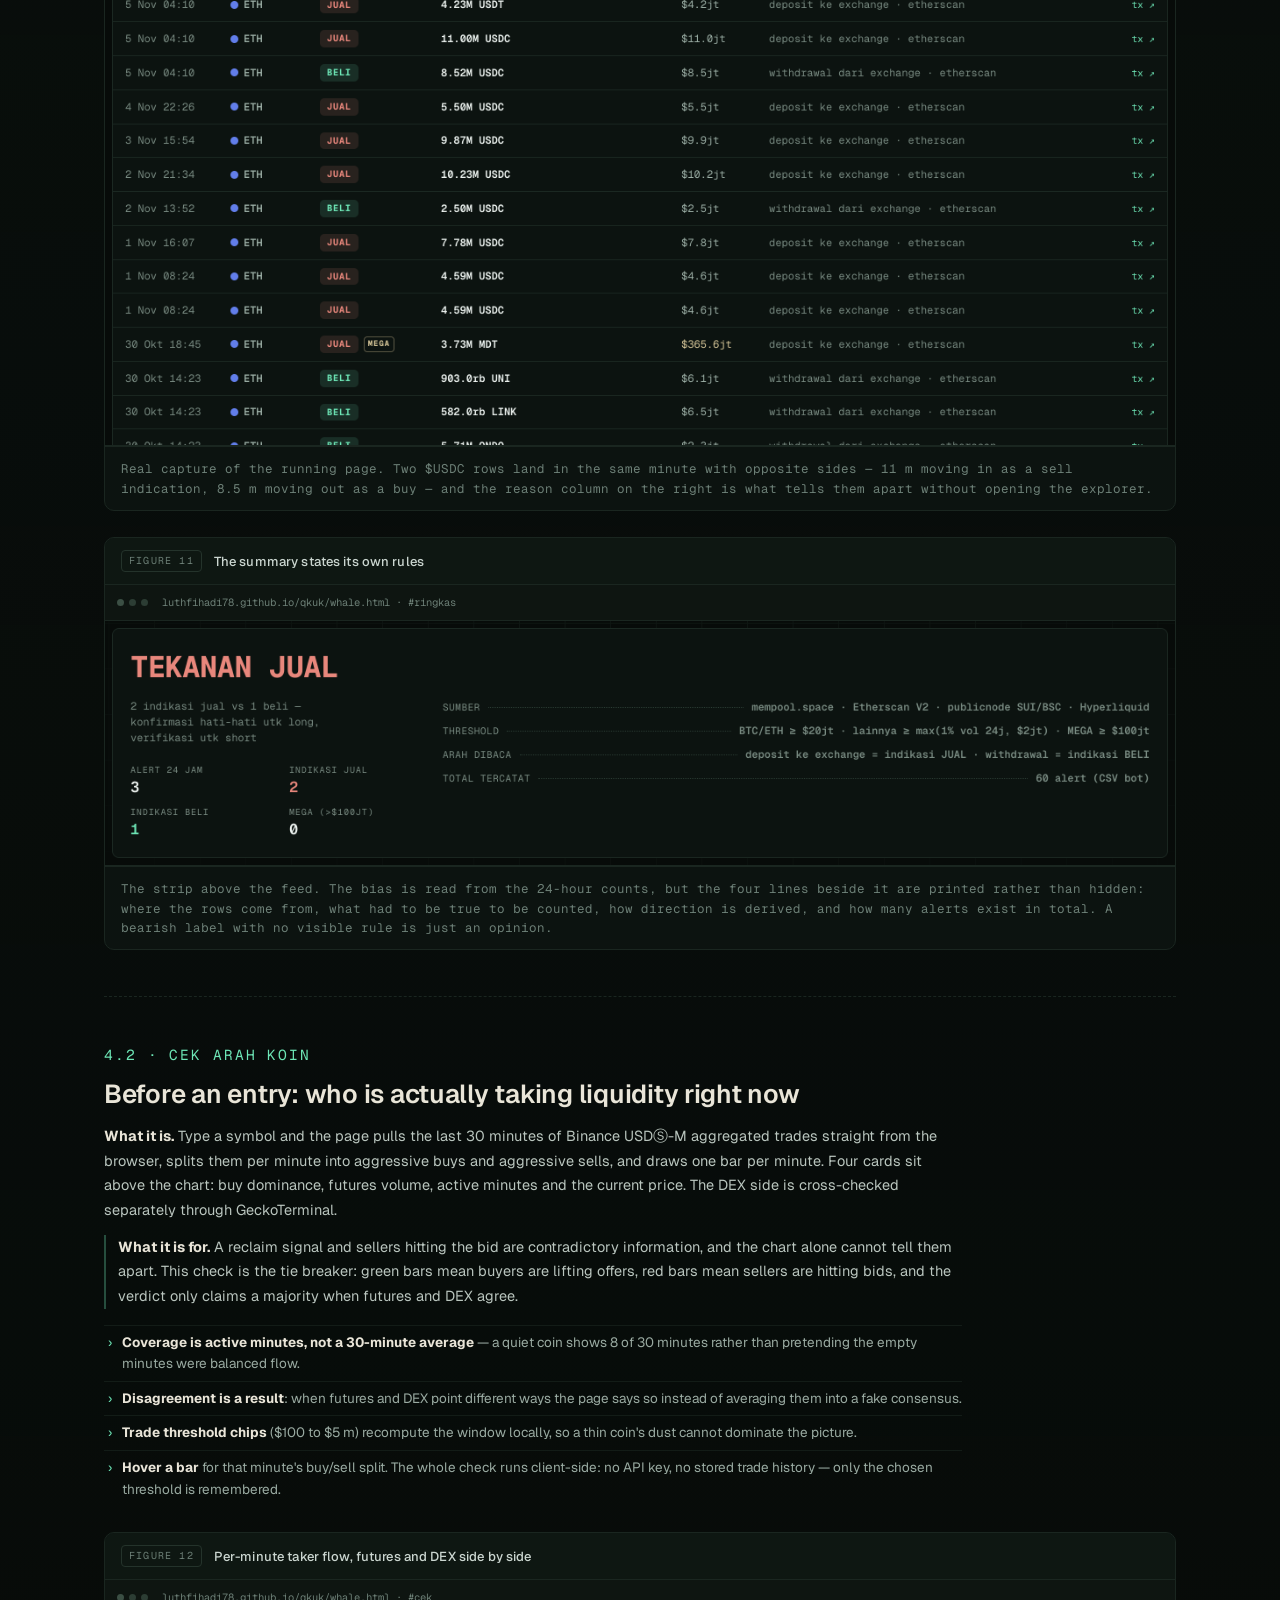
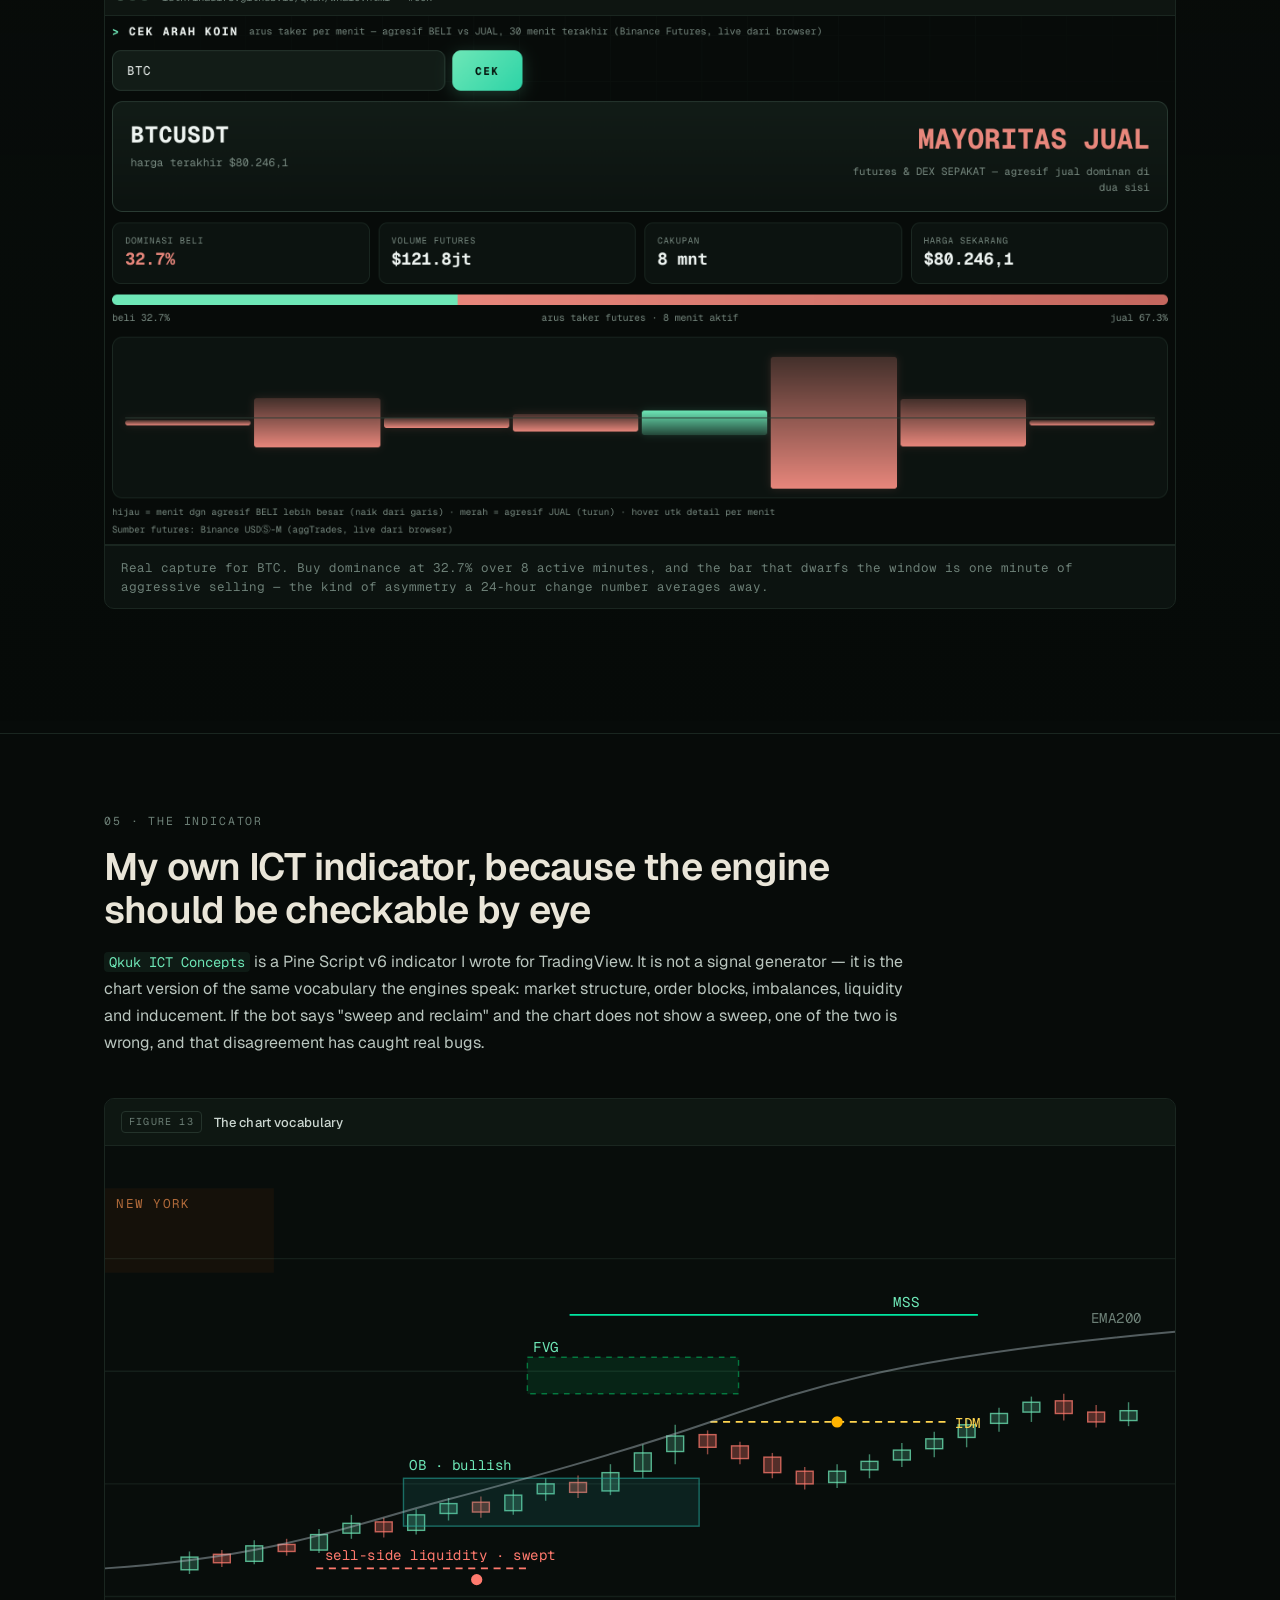
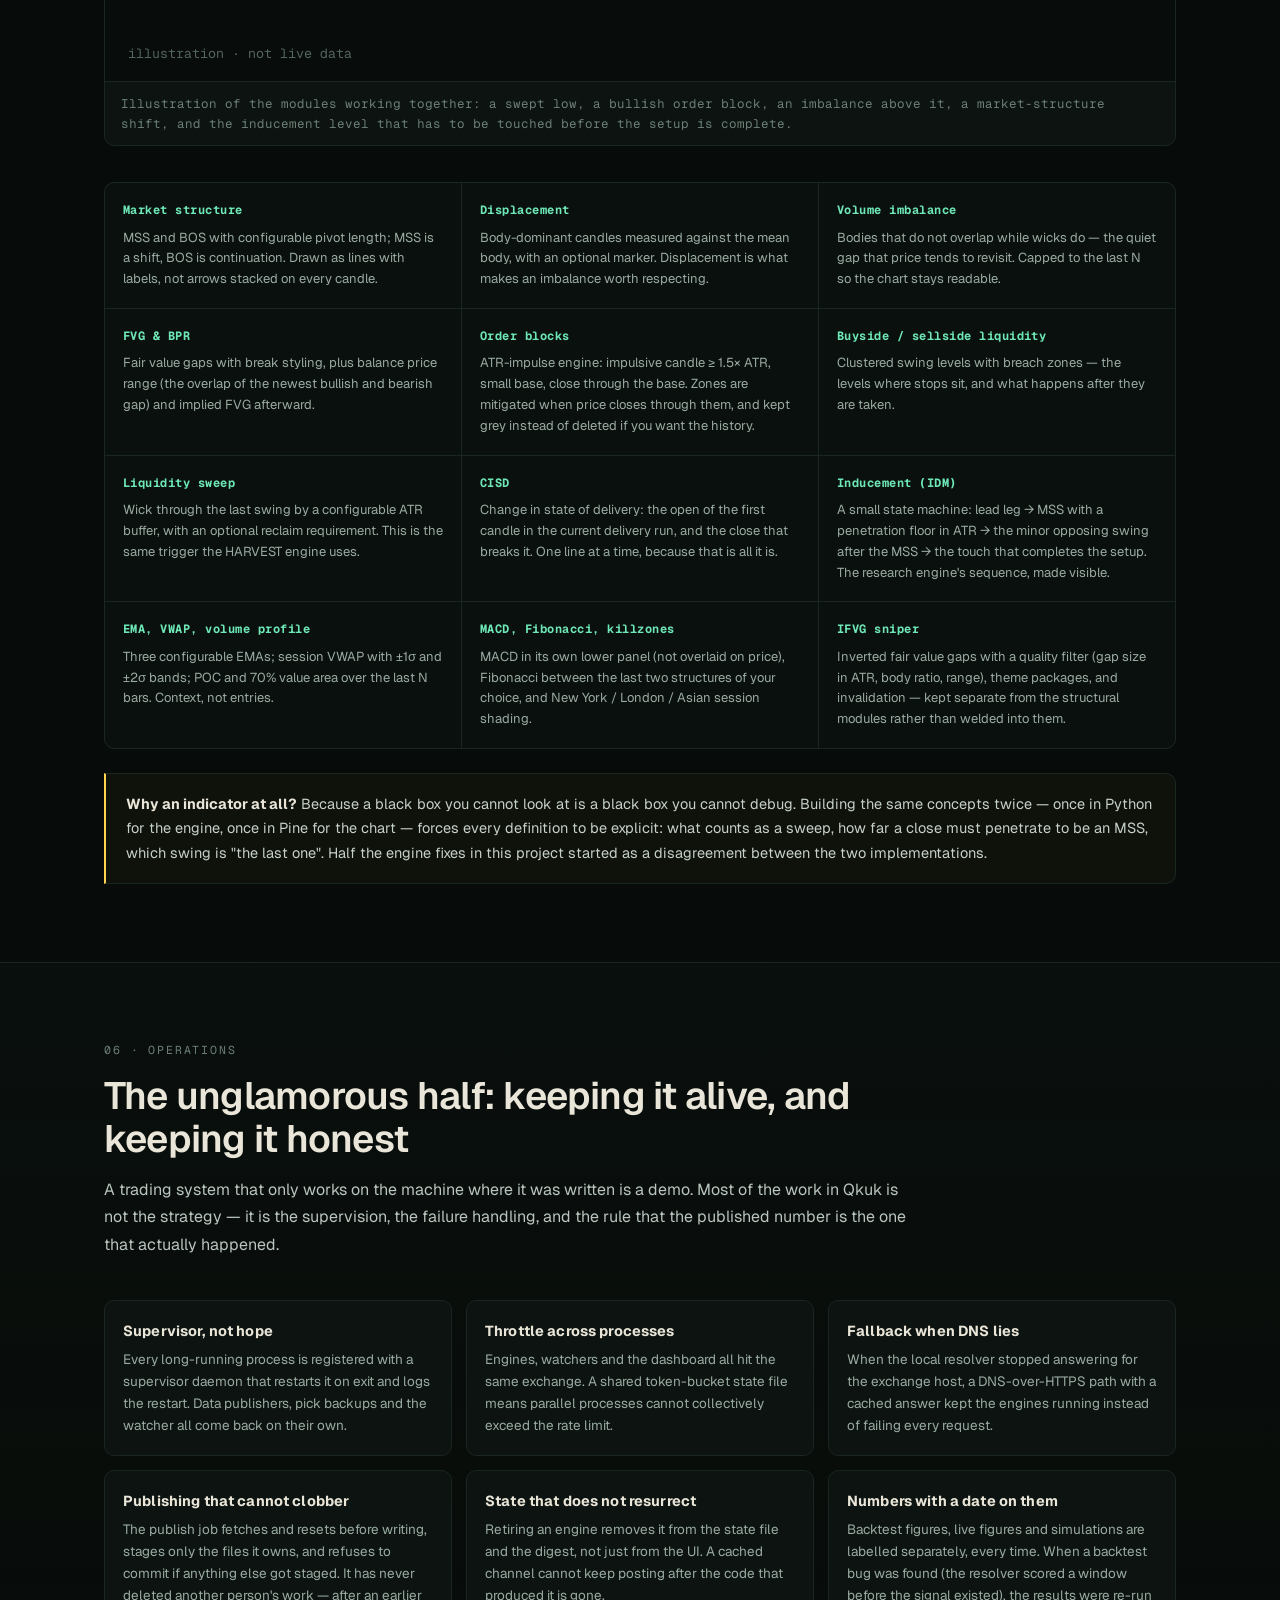
<file: portofolio/index.html>
<!DOCTYPE html>
<html lang="en">
<head>
<meta charset="utf-8" />
<meta name="viewport" content="width=device-width, initial-scale=1" />
<title>Qkuk Terminal — Portfolio · Moch. Luthfi Hadiwidjaja</title>
<meta name="description" content="A detailed tour of Qkuk Terminal: four live crypto signal engines, an ICT/SMC detection model, a web terminal with bubbles, a composite gauge and live-resolved statistics, plus the Pine Script indicator that shadows it." />
<meta name="theme-color" content="#070B09" />
<meta property="og:title" content="Qkuk Terminal — a trading system that keeps its own receipts" />
<meta property="og:description" content="Portfolio of Moch. Luthfi Hadiwidjaja: four live engines, ICT concepts, a hand-built terminal UI and, more importantly, the numbers that were thrown away." />
<meta property="og:type" content="website" />
<link rel="preconnect" href="https://fonts.googleapis.com" />
<link rel="preconnect" href="https://fonts.gstatic.com" crossorigin />
<link href="https://fonts.googleapis.com/css2?family=Geist:wght@300;400;500;600;700&family=Geist+Mono:wght@400;500;600&display=swap" rel="stylesheet" />
<link rel="stylesheet" href="style.css" />
<link rel="icon" href="data:image/svg+xml,<svg xmlns='http://www.w3.org/2000/svg' viewBox='0 0 32 32'><rect width='32' height='32' fill='%23070B09'/><circle cx='11' cy='13' r='5' fill='%236EE7B7' opacity='.9'/><circle cx='21' cy='19' r='7' fill='%23FFD54F' opacity='.75'/></svg>" />
</head>
<body>

<a class="skip" href="#main">Skip to content</a>
<div class="bg" aria-hidden="true"></div>

<header class="nav" id="nav">
  <div class="wrap nav-in">
    <a class="brand" href="#top"><span class="blk" aria-hidden="true"></span>qkuk<span class="dim">/terminal</span></a>
    <nav class="links" aria-label="Sections">
      <a href="#system">System</a>
      <a href="#engines">Engines</a>
      <a href="#terminal">Terminal</a>
      <a href="#onchain">On-chain</a>
      <a href="#indicator">Indicator</a>
      <a href="#ops">Ops</a>
      <a class="cta" href="https://luthfihadi78.github.io/qkuk/" target="_blank" rel="noopener">Live terminal ↗</a>
    </nav>
  </div>
</header>

<main id="main">

<!-- ══════════════ HERO ══════════════ -->
<section class="hero" id="top">
  <div class="wrap">
    <p class="eyebrow">Portfolio · case study · built and operated by one person</p>
    <h1>Qkuk Terminal</h1>
    <p class="lede">
      A crypto trading system that decides on its own, publishes what it decides, and then scores itself
      against reality in public. Four signal engines on Binance USD-M futures, an ICT/SMC detection model,
      a hand-written web terminal, and a Pine Script indicator that has to agree with the engine before I
      trust either of them.
    </p>
    <div class="hero-actions">
      <a class="btn primary" href="https://luthfihadi78.github.io/qkuk/" target="_blank" rel="noopener">Open the live terminal</a>
      <a class="btn" href="Moch-Luthfi-Hadiwidjaja-CV.pdf" download>Download CV (PDF)</a>
      <a class="btn ghost" href="https://luthfihadi78.github.io/" target="_blank" rel="noopener">Main site</a>
    </div>

    <dl class="stats">
      <div><dt>Years in Web3</dt><dd>7</dd></div>
      <div><dt>Testnets touched</dt><dd>500+</dd></div>
      <div><dt>Live engines</dt><dd>4</dd></div>
      <div><dt>Pairs polled</dt><dd>≈470</dd></div>
      <div><dt>Days backtested</dt><dd>700+</dd></div>
      <div><dt>Uptime model</dt><dd>24/7</dd></div>
    </dl>
  </div>
</section>

<!-- ══════════════ SYSTEM ══════════════ -->
<section id="system" class="sec">
  <div class="wrap">
    <div class="sec-head">
      <p class="eyebrow">01 · the system</p>
      <h2>One pipeline, from a websocket tick to a number I have to defend</h2>
      <p class="sec-lede">
        Qkuk is not a screener with a Telegram bot attached. It is a loop: ingest market data, detect a
        setup, publish a signal whose entry, stop and target are frozen at publication, resolve it against
        the price that actually printed, then feed the result back into the statistics that decide whether
        the engine keeps running.
      </p>
    </div>

    <ol class="flow">
      <li>
        <span class="n">01</span>
        <h3>Ingest</h3>
        <p>Binance USD-M futures for ≈470 pairs, plus spot, funding, open interest, long/short ratio and
          CoinGecko market caps. Requests are throttled across processes and cached.</p>
        <code>REST · klines · ticker/24h</code>
      </li>
      <li>
        <span class="n">02</span>
        <h3>Detect</h3>
        <p>Four engines read different timeframes with different concepts — sweep-and-reclaim, premium
          order blocks, BTC-relative gates. Each returns a setup, or nothing.</p>
        <code>Python · pandas · NumPy</code>
      </li>
      <li>
        <span class="n">03</span>
        <h3>Gate</h3>
        <p>Before a strategy is allowed to trade, it has to survive deflated Sharpe, probability of
          backtest overfitting and combinatorial purged cross-validation on 700+ days.</p>
        <code>SciPy · walk-forward OOS</code>
      </li>
      <li>
        <span class="n">04</span>
        <h3>Publish</h3>
        <p>Signal text to the group, state to <code>data.json</code>, digest at 18:00 WIB. The web layer
          only ever reads that file — no credentials in the browser.</p>
        <code>Node · JSON · GitHub Pages</code>
      </li>
      <li>
        <span class="n">05</span>
        <h3>Resolve</h3>
        <p>Every signal is scored when it hits TP or SL. Live win rate comes from resolved picks only, never
          from the backtest, and the history page is generated from that record.</p>
        <code>CSV → JSON → HTML</code>
      </li>
      <li>
        <span class="n">06</span>
        <h3>Supervise</h3>
        <p>A supervisor daemon restarts anything that dies, and a DoH fallback keeps the exchange reachable
          when the local resolver stops answering.</p>
        <code>respawn · throttle · DoH</code>
      </li>
    </ol>

    <figure class="figure panel">
      <div class="fig-head"><span>Figure 1</span><h4>Terminal architecture</h4></div>
      <div class="arch" role="img" aria-label="Data sources feed engines, engines feed the statistical gate and the publish layer, which feeds the web terminal and the digest; a supervisor watches every process.">
        <div class="arch-col">
          <p class="arch-cap">Sources</p>
          <div class="chip">Binance futures</div>
          <div class="chip">Binance spot</div>
          <div class="chip">CoinGecko</div>
          <div class="chip">Economic calendar</div>
        </div>
        <div class="arch-arrow" aria-hidden="true">→</div>
        <div class="arch-col wide">
          <p class="arch-cap">Engines · Python</p>
          <div class="chip accent">BRICK · 1h → 30m</div>
          <div class="chip accent">HARVEST · 2h</div>
          <div class="chip accent">SCALP 2H</div>
          <div class="chip accent">BASTION · 4h</div>
        </div>
        <div class="arch-arrow" aria-hidden="true">→</div>
        <div class="arch-col">
          <p class="arch-cap">Gate &amp; resolve</p>
          <div class="chip">DSR / PBO / CSCV</div>
          <div class="chip">TP · SL · R multiple</div>
          <div class="chip">Live win rate</div>
        </div>
        <div class="arch-arrow" aria-hidden="true">→</div>
        <div class="arch-col">
          <p class="arch-cap">Output</p>
          <div class="chip">Web terminal</div>
          <div class="chip">Daily digest</div>
          <div class="chip">Riwayat / archive</div>
        </div>
      </div>
      <figcaption>The browser never talks to an exchange. It polls a static JSON file the engines publish, so no API
        secret ever reaches the client; the terminal itself sits behind a session gate.</figcaption>
    </figure>
  </div>
</section>

<!-- ══════════════ ENGINES ══════════════ -->
<section id="engines" class="sec alt">
  <div class="wrap">
    <div class="sec-head">
      <p class="eyebrow">02 · engines</p>
      <h2>Four engines that are allowed to disagree</h2>
      <p class="sec-lede">
        Each engine is a separate hypothesis about where liquidity sits. They run on different timeframes,
        publish into separate channels, and are scored separately — so a bad month in one cannot hide
        inside the average of four.
      </p>
    </div>

    <div class="cards">
      <article class="card eng" data-c="brick">
        <header><span class="tag">BRICK</span><span class="tf">1h → 30m</span></header>
        <h3>Order block, taken only in the direction of the trend</h3>
        <p>A premium order block is only a signal if price touches it while EMA200 agrees. The 1h block
          defines the zone; the 30m structure decides whether the touch is worth taking.</p>
        <ul>
          <li>Concept: premium OB + EMA200 filter</li>
          <li>Gate: none beyond structure — the honest one</li>
          <li>Output: entry, stop, 2R target, tier</li>
        </ul>
      </article>

      <article class="card eng" data-c="harvest">
        <header><span class="tag">HARVEST</span><span class="tf">2h</span></header>
        <h3>Liquidity sweep, reclaim, then short</h3>
        <p>Short-only by construction. Price sweeps a swing high, fails to hold it, and closes back inside
          the range — the engine sells the failed auction, not the breakout.</p>
        <ul>
          <li>Concept: sweep + reclaim + imbalance</li>
          <li>Bias: short only</li>
          <li>Why short-only: the mirror long variant did not survive the gate</li>
        </ul>
      </article>

      <article class="card eng hero-eng" data-c="scalp">
        <header><span class="tag">SCALP 2H</span><span class="tf">2h</span><span class="pill">promoted</span></header>
        <h3>The engine that replaced SWING 4H</h3>
        <p>Premium order blocks on the 2h, confirmed by structure rather than by a moving average. It took
          over when SWING 4H's out-of-sample expectancy decayed below the cost of trading it.</p>
        <ul>
          <li>OOS expectancy: <b>+0.197R</b></li>
          <li>Sample: <b>3,637</b> trades over 12 months</li>
          <li>Positive months: <b>10 of 13</b></li>
          <li>Deterministic: same input, same signal</li>
        </ul>
      </article>

      <article class="card eng" data-c="bastion">
        <header><span class="tag">BASTION</span><span class="tf">4h</span></header>
        <h3>Order block with a market-wide permission slip</h3>
        <p>The 4h block is the zone, but the trade only exists when BTC has moved more than 1% in the last
          24 hours. Without that, the block is a drawing.</p>
        <ul>
          <li>Concept: premium OB + BTC 24h gate &gt; 1%</li>
          <li>Bias: follows BTC direction</li>
          <li>Purpose: fewer, larger, market-aligned trades</li>
        </ul>
      </article>
    </div>

    <div class="note">
      <p><b>Two engines are switched off on purpose.</b> SWING 4H was retired when its out-of-sample
        expectancy fell to +0.044R — still positive, but no longer worth the risk it consumes. Wyckoff was
        retired after failing the gate. Both are still visible in the archive so the record cannot be
        rewritten, but neither produces signals any more. A system that never kills an engine is not being
        measured; it is being defended.</p>
    </div>
  </div>
</section>

<!-- ══════════════ TERMINAL FEATURES ══════════════ -->
<section id="terminal" class="sec">
  <div class="wrap">
    <div class="sec-head">
      <p class="eyebrow">03 · the terminal</p>
      <h2>Every screen answers one question, and none of them hide the answer</h2>
      <p class="sec-lede">
        The terminal is plain HTML, CSS and JavaScript — no framework, no chart library, no build step. It
        polls one JSON file, draws its own canvas and SVG, and is designed to stay readable on a phone in a
        café. Below is what each part actually does.
      </p>
    </div>

    <!-- 3.1 BUBBLES -->
    <article class="feature" id="bubbles">
      <div class="feat-copy">
        <p class="eyebrow">3.1 · bubbles</p>
        <h3>A market map that only shows the coins the engines care about</h3>
        <p class="feat-what"><b>What it is.</b> A physics canvas of floating bubbles. Each bubble is one
          coin that appears in the engines' record — not the whole market. The number inside is the live
          24-hour change pulled from Binance, not an R multiple.</p>
        <p class="feat-why"><b>What it is for.</b> A table tells you what happened. Bubbles tell you where
          the attention is: a screen of green means the whole book is running; one red giant on an otherwise
          green field is a single coin being dumped while everything else is fine. That distinction changes
          whether a setup is a market call or an idiosyncratic one.</p>
        <ul class="facts">
          <li><b>Size</b> is the absolute 24h move — a −30% coin is as big as a +30% coin, so panic and
            euphoria are equally visible.</li>
          <li><b>Colour</b> is direction: green up, red down, sand when Binance has no 24h data. The
            fallback chain is futures → spot → CoinGecko → CoinPaprika, and the source is labelled on
            screen.</li>
          <li><b>Fire aura</b> marks a coin the engine has on record today, so a big mover that no engine
            flagged is visibly different from one that was already in the book.</li>
          <li><b>Gold ring and ★</b> mark a coin an admin actually picked, with the chosen side and status
            (waiting / in position / took profit) written inside the bubble. When two admins pick the same
            coin with opposite sides, the bubble shows both with a ⚔ badge instead of silently overwriting
            one.</li>
          <li><b>Drag and collide</b>: press and hold to move a bubble, release and it floats again. Bubbles
            collide elastically, so clusters are stable enough to read.</li>
          <li><b>Search</b> highlights a symbol with a pulsing ring; <b>tap</b> opens its TradingView chart.
          </li>
        </ul>
      </div>
      <figure class="figure panel">
        <div class="fig-head"><span>Figure 2</span><h4>Bubbles — colour is direction, size is the move</h4></div>
                <div class="shot">
          <div class="shot-bar"><i class="dot"></i><i class="dot"></i><i class="dot"></i>
            <span class="shot-url">luthfihadi78.github.io/qkuk · #bubbles</span></div>
          <img src="img/bubbles.png" width="1900" height="925" alt="Tangkapan layar asli bagian Bubbles di Qkuk Terminal: puluhan gelembung koin hijau dan merah dengan ukuran berbeda, tab engine di atas, kotak pencarian dan legenda up/down 24 jam."
               loading="eager" decoding="async">
        </div>
        <figcaption>Screenshot of the running terminal, not a mock-up: 60+ bubbles, each one a coin the
        engines have on record in the last seven days. The colour is direction, the diameter is the absolute
        24h move, and the number inside is the live Binance reading.</figcaption>
      </figure>
    </article>

    <!-- 3.2 GAUGE -->
    <article class="feature flip" id="gauge">
      <div class="feat-copy">
        <p class="eyebrow">3.2 · composite gauge</p>
        <h3>One needle, three inputs, and an honest way to say "I don't know"</h3>
        <p class="feat-what"><b>What it is.</b> A direction gauge for altcoins built from three factors, all visible in the panel:
          dominant USDT.D, the reclaim group's majority, and BTC's 1h direction. It answers the question an
          engine cannot: should I be aggressive at all right now?</p>
        <p class="feat-why"><b>What it is for.</b> Engines fire per pair; a trader still has to decide whether
          to be aggressive. The gauge compresses that decision into six named states — long, altseason,
          neutral, short, crash and degraded — and shows its working underneath.</p>
        <ul class="facts">
          <li><b>Three inputs, named in the panel:</b> dominant USDT.D (from the 2h reclaim engine), the
            reclaim group's majority (e.g. 6L · 2S → +4), and BTC's 1h direction. The needle is the damped
            score, scaled so a practical extreme (±6) reaches the end of the arc.</li>
          <li><b>Altseason and crash are not "long and short, but more".</b> Altseason requires dominance to
            fall; crash requires BTC to fall hard. Different dominant factor, therefore a different colour —
            otherwise the two would read as the same call at different volume.</li>
          <li><b>A freshness gate instead of a guess.</b> If BTC is more than 15 minutes old, or the group
            wave is older than a day <i>and</i> the engines behind it stopped writing heartbeats, the needle
            drops to neutral and the label reads DEGRADED with the reason attached. A wave that is empty while
            the engines still scan is not stale — the panel says the wave is empty. The other exception is a
            sweep-crash computed from fresh klines: that alarm is real, so it is shown rather than hidden
            behind "degraded".</li>
          <li><b>The background is part of the reading.</b> Each state owns a palette, a particle layer and an
            aura: jade for long, cyber-lime aurora for altseason, ember for short, fire from the floor for
            crash, amber for degraded. Flames run 0.62× in altseason and 0.5× in crash — you can tell the
            regime from across the room.</li>
          <li><b>Inspectable without waiting.</b> ◀ ▶ cycles the five demo states, and a nuansa chip row
            repaints the background only, so the mood can be reviewed at any hour. Neither control touches an
            engine value; both are stamped as preview on the panel.</li>
        </ul>
      </div>
      <figure class="figure panel">
        <div class="fig-head"><span>Figure 3</span><h4>Live reading — captured while the gauge said SHORT</h4></div>
        <div class="shot">
          <div class="shot-bar"><i class="dot"></i><i class="dot"></i><i class="dot"></i>
            <span class="shot-url">luthfihadi78.github.io/qkuk · gauge</span></div>
          <img src="img/gauge-live.png" loading="eager" width="712" height="796" alt="Tangkapan layar asli gauge Qkuk Terminal: jarum di sisi kiri menunjuk SHORT, label SHORT · LIVE, api merah di sepanjang busur."
               loading="lazy" decoding="async">
        </div>
        <figcaption>Real gauge, live reading at capture time — not a redraw. The needle is the damped
        score, the label names the state, and the flame colour is the same palette the page uses behind
        it. The panel that sits beside this gauge in the terminal is broken down line by line
        directly below.</figcaption>
      </figure>

      <div class="panel-shot">
        <div class="fig-head"><span>Panel</span><h4>What the gauge spells out, line by line</h4></div>
        <div class="shot">
          <div class="shot-bar"><i class="dot"></i><i class="dot"></i><i class="dot"></i>
            <span class="shot-url">luthfihadi78.github.io/qkuk · #dir → panel</span></div>
          <img src="img/gauge-panel.png" loading="eager" width="1644" height="796" alt="Tangkapan layar asli panel rincian gauge: STATUS, KONDISI, ALTCOIN, USDT.D dominan, HARVEST 2H, MAYORITAS GRUP 3L·10S, BTC 1H, BTC.D, USDT.D, UMUR DATA, RIWAYAT 48 JAM, RECLAIM TERAKHIR, MOMENTUM BTC."
               loading="lazy" decoding="async">
        </div>
        <dl class="panel-legend">
          <div class="leg"><dt>Status</dt><dd>One of the six states, in the colour of that state. This is the
            only line a glance needs.</dd></div>
          <div class="leg"><dt>Kondisi</dt><dd>The engine's own sentence about why that state won, score
            included — so a disagreement can start from the engine's wording, not from a guess.</dd></div>
          <div class="leg"><dt>Altcoin</dt><dd>Rotation check: whether alts are confirming the move, are still
            neutral, or are diverging from BTC.</dd></div>
          <div class="leg"><dt>USDT.D (dominan)</dt><dd>Direction of stablecoin dominance from the 2h reclaim
            engine — the heaviest single input, and the one that separates long from altseason.</dd></div>
          <div class="leg"><dt>Harvest 2h</dt><dd>Whether the harvest 2h watchlist agrees, and the bias it is
            holding while it waits for confirmation.</dd></div>
          <div class="leg"><dt>Mayoritas grup</dt><dd>How many pairs of the reclaim group lean long against
            short, and the net, e.g. <code>3L · 10S → −7</code>.</dd></div>
          <div class="leg"><dt>BTC 1h</dt><dd>BTC's 1h direction with the 24h percentage behind it.</dd></div>
          <div class="leg"><dt>BTC.D · USDT.D</dt><dd>Dominance change over the last 3 hours and the absolute
            level, so a fresh flip is distinguishable from a level that has been sitting there all day.</dd></div>
          <div class="leg"><dt>Umur data</dt><dd>Age of each input. This is what the freshness gate reads
            before it hides a state behind DEGRADED.</dd></div>
          <div class="leg"><dt>Riwayat 48 jam</dt><dd>Sparkline of the score across 48 hours, so one reading
            can be put in context instead of read as a verdict.</dd></div>
          <div class="leg"><dt>Reclaim terakhir</dt><dd>The last reclaim verdict spelled out as the four
            inputs it was built from — majority, BTC, BTC.D, USDT.D — plus the score.</dd></div>
          <div class="leg"><dt>Momentum BTC</dt><dd>BTC momentum, used as the tie-breaker when the group and
            dominance disagree.</dd></div>
        </dl>
        <p class="moods-note">Nothing on this panel is written by hand: every line is read from the state file
          the terminal publishes, which is why the numbers here can be re-checked against the live page at
          the same minute.</p>
      </div>

      <div class="moods">
        <p class="moods-h">The same gauge, four other states — real captures from the built-in ◀ ▶ preview</p>
        <div class="moods-grid">
          <figure class="mood">
            <img src="img/gauge-long.png" width="712" height="694" loading="eager" decoding="async" alt="Gauge dalam kondisi LONG" loading="lazy" decoding="async">
            <figcaption><b>LONG</b><span>Jade and gold, calm flame — score positive, group leaning long.</span></figcaption>
          </figure>
          <figure class="mood">
            <img src="img/gauge-short.png" width="712" height="694" loading="eager" decoding="async" alt="Gauge dalam kondisi SHORT" loading="lazy" decoding="async">
            <figcaption><b>SHORT</b><span>Ember red and drizzle — the needle sits left of centre.</span></figcaption>
          </figure>
          <figure class="mood">
            <img src="img/gauge-altseason.png" width="712" height="694" loading="eager" decoding="async" alt="Gauge dalam kondisi ALTSEASON" loading="lazy" decoding="async">
            <figcaption><b>ALTSEASON</b><span>Cyber lime with cyan — only when dominance is falling; flames run 0.62×.</span></figcaption>
          </figure>
          <figure class="mood">
            <img src="img/gauge-crash.png" width="712" height="694" loading="eager" decoding="async" alt="Gauge dalam kondisi CRASH" loading="lazy" decoding="async">
            <figcaption><b>CRASH</b><span>Fire from the floor, oversized aura, flames at 0.5× — the loudest state.</span></figcaption>
          </figure>
        </div>
        <p class="moods-note">These are demo states: the ◀ ▶ control repaints the needle, the label and the
          background without touching a single engine value — that is why every preview is stamped
          <code>MODE PREVIEW</code>. NEUTRAL and DEGRADED have no preview, because they are answers the data
          has to give, not moods you can pick.</p>
      </div>

      <div class="states">
        <div class="states-row states-head"><span>state</span><span>what it means</span><span>what the page does</span></div>
        <div class="states-row"><span class="st-long">LONG</span><span>Score positive: BTC up and the reclaim group leaning long.</span><span>Jade-green palette, pulse particles, needle in the upper half.</span></div>
        <div class="states-row"><span class="st-alt">ALTSEASON</span><span>Strong long, but only when BTC dominance is <i>falling</i> — that is the condition, not the size of the score.</span><span>Cyber-lime and cyan aurora, digital grid, flames 0.62× faster.</span></div>
        <div class="states-row"><span class="st-mut">NEUTRAL</span><span>Inputs disagree, or the damped score sits near zero.</span><span>Default background, soft snow, needle centred.</span></div>
        <div class="states-row"><span class="st-short">SHORT</span><span>Score negative: the majority of the reclaim group is leaning short.</span><span>Ember red and drizzle.</span></div>
        <div class="states-row"><span class="st-crash">CRASH</span><span>Strong short, and it requires BTC falling hard — or a fresh sweep-crash read straight from klines.</span><span>Fire burning from below, oversized aura, flames at 0.5×.</span></div>
        <div class="states-row"><span class="st-deg">DEGRADED</span><span>An input is stale: BTC older than 15 minutes, or the group wave older than a day with no
          engine heartbeat. An empty wave on live engines is not degraded — the panel says it is empty.</span><span>Needle forced to neutral, amber palette, label says DEGRADED and the reason is one hover away.</span></div>
      </div>
    </article>

    <!-- 3.3 SIGNALS -->
    <article class="feature" id="signals">
      <div class="feat-copy">
        <p class="eyebrow">3.3 · signals &amp; watchlist</p>
        <h3>The whole lifecycle of a trade, in one table</h3>
        <p class="feat-what"><b>What it is.</b> A live feed of every signal from every engine, plus the
          watchlist — setups that were detected but have not triggered an entry yet.</p>
        <p class="feat-why"><b>What it is for.</b> A signal is a claim about the next few hours; the table is
          where the claim is either confirmed or quietly falsified. Entry, stop and 2R target are set at
          publication and never re-drawn afterwards, so a signal cannot be "fixed" after the fact.</p>
        <ul class="facts">
          <li>Sort by newest, picked first, best or worst R, or pair name. Filter by long or short. Search
            by symbol.</li>
          <li><b>🔥N</b> marks a pair that several engines flagged independently — consensus is measured,
            not assumed.</li>
          <li>Each row carries engine tag, timeframe, entry, stop, target, live R, and the admin's decision
            where one was made.</li>
          <li>Watchlist sits in the same feed rather than a separate page: a setup that is being watched is
            part of the record too.</li>
        </ul>
      </div>
      <figure class="figure panel">
        <div class="fig-head"><span>Figure 4</span><h4>Signal rows, frozen at publication</h4></div>
        <div class="mocktable">
          <div class="mrow mhead"><span>pair</span><span>engine</span><span>side</span><span>entry</span><span>stop</span><span>2R</span><span>live</span></div>
          <div class="mrow"><span><b>SOLUSDT</b> 🔥2</span><span class="c-sc">SCALP 2H</span><span class="up">long</span><span>142.18</span><span>138.90</span><span>148.74</span><span class="up">+1.4R</span></div>
          <div class="mrow"><span><b>AVAXUSDT</b></span><span class="c-br">BRICK</span><span class="up">long</span><span>24.06</span><span>23.41</span><span>25.36</span><span class="up">+0.8R</span></div>
          <div class="mrow"><span><b>WIFUSDT</b></span><span class="c-hv">HARVEST</span><span class="dn">short</span><span>2.184</span><span>2.263</span><span>2.026</span><span class="dn">−0.6R</span></div>
          <div class="mrow"><span><b>ETHUSDT</b></span><span class="c-bs">BASTION</span><span class="up">long</span><span>3,412</span><span>3,361</span><span>3,514</span><span class="mut">open</span></div>
          <div class="mrow"><span><b>OPUSDT</b> <em>watch</em></span><span class="c-sc">SCALP 2H</span><span class="mut">—</span><span>2.081</span><span>2.042</span><span>2.159</span><span class="mut">waiting</span></div>
        </div>
        <figcaption>Illustrative rows. Consensus, side, and the frozen levels are visible without opening
          another tab.</figcaption>
      </figure>
    </article>

    <!-- 3.4 STATS -->
    <article class="feature flip" id="stats">
      <div class="feat-copy">
        <p class="eyebrow">3.4 · live statistics</p>
        <h3>Win rate measured from resolved picks, not from the backtest</h3>
        <p class="feat-what"><b>What it is.</b> Four views of the same record: cumulative equity per
          channel, win rate by hour of the day (WIB), a head-to-head leaderboard between the two people who
          pick from the feed, and a what-if equity curve that asks "if every engine signal had been taken
          with fixed risk, where would the account be?"</p>
        <p class="feat-why"><b>What it is for.</b> Backtests flatter you; resolutions do not. The hour-of-day
          chart exists because the same engine is not equally good at 03:00 and 20:00, and the leaderboard
          exists because two humans picking from the same feed is a natural experiment about discretion.</p>
        <ul class="facts">
          <li>Only resolved picks count. Open positions are carried as open, never scored as wins.</li>
          <li>The what-if curve is labelled as a simulation over the last ≈100 signals per channel — it is
            not presented as a track record.</li>
          <li>A statistics reset date is applied deliberately, and the archive keeps the older data, so
            "starting fresh" cannot erase history.</li>
        </ul>
      </div>
      <figure class="figure panel">
        <div class="fig-head"><span>Figure 5</span><h4>Where the edge actually lives</h4></div>
        <svg class="bars" viewBox="0 0 520 260" role="img" aria-label="Bar chart illustration of win rate by hour of day, higher in the evening hours.">
          <rect width="520" height="260" fill="#080D0B"/>
          <g stroke="#16211C"><path d="M44 30h452M44 80h452M44 130h452M44 180h452"/></g>
          <g class="bar">
            <rect x="52" y="150" width="14" height="40" fill="#6EE7B7" fill-opacity=".35"/>
            <rect x="72" y="128" width="14" height="62" fill="#6EE7B7" fill-opacity=".35"/>
            <rect x="92" y="160" width="14" height="30" fill="#6EE7B7" fill-opacity=".35"/>
            <rect x="112" y="140" width="14" height="50" fill="#6EE7B7" fill-opacity=".35"/>
            <rect x="132" y="118" width="14" height="72" fill="#6EE7B7" fill-opacity=".35"/>
            <rect x="152" y="134" width="14" height="56" fill="#6EE7B7" fill-opacity=".35"/>
            <rect x="172" y="104" width="14" height="86" fill="#6EE7B7" fill-opacity=".35"/>
            <rect x="192" y="122" width="14" height="68" fill="#6EE7B7" fill-opacity=".35"/>
            <rect x="212" y="92" width="14" height="98" fill="#6EE7B7" fill-opacity=".35"/>
            <rect x="232" y="110" width="14" height="80" fill="#6EE7B7" fill-opacity=".35"/>
            <rect x="252" y="84" width="14" height="106" fill="#6EE7B7" fill-opacity=".5"/>
            <rect x="272" y="96" width="14" height="94" fill="#6EE7B7" fill-opacity=".35"/>
            <rect x="292" y="72" width="14" height="118" fill="#6EE7B7" fill-opacity=".5"/>
            <rect x="312" y="88" width="14" height="102" fill="#6EE7B7" fill-opacity=".35"/>
            <rect x="332" y="64" width="14" height="126" fill="#6EE7B7" fill-opacity=".5"/>
            <rect x="352" y="80" width="14" height="110" fill="#6EE7B7" fill-opacity=".35"/>
            <rect x="372" y="58" width="14" height="132" fill="#6EE7B7" fill-opacity=".7"/>
            <rect x="392" y="74" width="14" height="116" fill="#6EE7B7" fill-opacity=".5"/>
            <rect x="412" y="46" width="14" height="144" fill="#6EE7B7" fill-opacity=".7"/>
            <rect x="432" y="62" width="14" height="128" fill="#6EE7B7" fill-opacity=".5"/>
            <rect x="452" y="90" width="14" height="100" fill="#6EE7B7" fill-opacity=".35"/>
          </g>
          <line x1="44" y1="190" x2="496" y2="190" stroke="#2A3A32"/>
          <g class="axis"><text x="44" y="212">00</text><text x="200" y="212">08</text><text x="352" y="212">16</text><text x="470" y="212">23</text></g>
          <g class="axis"><text x="14" y="34">60%</text><text x="14" y="134">40%</text><text x="14" y="194">30%</text></g>
          <text x="44" y="242" class="fig-note">win rate by WIB hour · illustration</text>
        </svg>
        <figcaption>Illustration. The shape is the finding: the same engine, a different edge depending on
          which session is awake.</figcaption>
      </figure>
    </article>

    <!-- 3.5 HISTORY -->
    <article class="feature" id="history">
      <div class="feat-copy">
        <p class="eyebrow">3.5 · riwayat &amp; archive</p>
        <h3>History that is pre-rendered, so it cannot quietly change</h3>
        <p class="feat-what"><b>What it is.</b> A monthly net-percentage bar chart and a table of every
          resolved pick, generated from a daily snapshot of the picks database. Next to it, a raw daily
          archive.</p>
        <p class="feat-why"><b>What it is for.</b> The live page is optimistic by nature — it shows what is
          open. The history page shows what closed, which is the number that decides whether the system is
          worth running.</p>
        <ul class="facts">
          <li>Pages are rebuilt from a snapshot rather than queried live: zero APIs, zero credentials, and
            a page that still loads when the exchange is down.</li>
          <li>When an engine is retired, its picks are filtered out of the view and the monthly curve is
            recalculated from the remaining rows — so the chart never mixes a dead engine's results into a
            live one's.</li>
          <li>Each row is one decision: timestamp, engine, symbol, side (including admin corrections),
            result, and who picked it.</li>
        </ul>
      </div>
      <figure class="figure panel">
        <div class="fig-head"><span>Figure 6</span><h4>Net % per month, resolved picks only</h4></div>
        <div class="mockhist">
          <div class="hrow"><span>2026-08</span><i style="--w:62%"></i><b>+41.2% · 68 picks · WR 57%</b></div>
          <div class="hrow"><span>2026-09</span><i style="--w:34%"></i><b>+22.6% · 71 picks · WR 52%</b></div>
          <div class="hrow"><span>2026-10</span><i style="--w:81%"></i><b>+53.9% · 96 picks · WR 56%</b></div>
          <div class="hrow neg"><span>2026-11</span><i style="--w:18%"></i><b>−11.4% · 23 picks · WR 43%</b></div>
        </div>
        <figcaption>Illustrative shape. The negative month stays on the page; that is the entire point of
          keeping it.</figcaption>
      </figure>
    </article>

    <!-- 3.6 MARKET CONTEXT -->
    <article class="feature flip" id="context">
      <div class="feat-copy">
        <p class="eyebrow">3.6 · market context</p>
        <h3>Big caps top 50 and the derivatives backdrop</h3>
        <p class="feat-what"><b>What it is.</b> A table of the 50 largest crypto assets — stablecoins and
          wrapped tokens removed, because they do not move and would distort every average — plus a strip of
          funding rate, open interest, long/short ratio and fear &amp; greed.</p>
        <p class="feat-why"><b>What it is for.</b> An alt signal is a relative call. If the top 50 are all
          down 4% and an engine flags a long, that is a different trade from the same signal on a green day.
          The sorts — including <b>worst 1h / 24h / 7d</b>, not just best — make rotation visible in both
          directions.</p>
        <ul class="facts">
          <li>Sorts: market cap, best and worst 1h/24h/7d, position in the 24h range, BTC correlation,
            volume, open interest, distance from all-time high.</li>
          <li>A yellow dot marks a coin the engines flagged today, so market context and signal list line up
            by symbol.</li>
          <li>An alert fires when at least 16 coins move 1% or more within an hour — breadth, not a single
            headline.</li>
        </ul>
      </div>
      <figure class="figure panel">
        <div class="fig-head"><span>Figure 7</span><h4>Context table, both directions</h4></div>
        <div class="mocktable tight">
          <div class="mrow mhead"><span>asset</span><span>mcap</span><span>1h</span><span>24h</span><span>7d</span><span>vs ATH</span></div>
          <div class="mrow"><span><b>BTC</b></span><span>—</span><span class="up">+0.4</span><span class="up">+1.9</span><span class="up">+6.2</span><span class="mut">−12%</span></div>
          <div class="mrow"><span><b>ETH</b> ●</span><span>—</span><span class="up">+0.6</span><span class="up">+3.8</span><span class="dn">−2.1</span><span class="mut">−31%</span></div>
          <div class="mrow"><span><b>SOL</b></span><span>—</span><span class="dn">−1.2</span><span class="dn">−18.4</span><span class="dn">−24.0</span><span class="mut">−58%</span></div>
          <div class="mrow"><span><b>AVAX</b> ●</span><span>—</span><span class="up">+2.0</span><span class="up">+12.1</span><span class="up">+18.4</span><span class="mut">−71%</span></div>
        </div>
        <figcaption>Illustrative rows. "Worst" sorts matter as much as "best" — a market rotating down needs
          the same instrument as one rotating up.</figcaption>
      </figure>
    </article>

    <!-- 3.7 DIGEST -->
    <article class="feature" id="digest">
      <div class="feat-copy">
        <p class="eyebrow">3.7 · daily digest &amp; delivery</p>
        <h3>One message at 18:00 that a human can act on</h3>
        <p class="feat-what"><b>What it is.</b> A daily digest assembled from the same state the terminal
          reads: every live channel with its signals, a dedicated block per high-conviction engine, and a
          short summary of what resolved.</p>
        <p class="feat-why"><b>What it is for.</b> Not everyone keeps a browser tab open. The digest is the
          product for people who want one readable message a day instead of a stream of alerts.</p>
        <ul class="facts">
          <li>When an engine is retired it disappears from the digest <i>and</i> from the state file, so an
            old channel cannot keep posting because a cached file still remembers it.</li>
          <li>A separate news engine watches for market-moving headlines and an economic calendar warns
            before scheduled volatility; both are opt-in context, never entry signals.</li>
        </ul>
      </div>
      <figure class="figure panel">
        <div class="fig-head"><span>Figure 8</span><h4>Digest skeleton</h4></div>
        <pre class="mockmsg"><code>QKUK · DAILY DIGEST — 18:00 WIB
──────────────────────────────
LIVE   BRICK · HARVEST 2h · SCALP 2H · BASTION 4H
SCALP 2H  SOLUSDT long 142.18 · SL 138.90 · 2R 148.74
BRICK     AVAXUSDT long 24.06 · SL 23.41 · 2R 25.36
RESOLVED  6 picks · 4 win · net +18.4%
NEXT      CPI 20:30 WIB — reduce size before release</code></pre>
        <figcaption>Structure only; numbers illustrative.</figcaption>
      </figure>
    </article>
  </div>
</section>

<!-- ══════════════ ON-CHAIN (WHALE) ══════════════ -->
<section id="onchain" class="sec alt">
  <div class="wrap">
    <div class="sec-head">
      <p class="eyebrow">04 · on-chain</p>
      <h2>A second opinion that does not come from a chart</h2>
      <p class="sec-lede">
        <code>whale.html</code> is the second page of the terminal. It watches large on-chain transfers and
        perpetual fills, so a signal can be confirmed — or refused — by money that actually moved. Direction
        is never inferred by a model: a deposit into a known exchange address is a sell indication, a
        withdrawal from one is a buy indication, and that rule is printed on the page itself.
      </p>
    </div>

    <!-- 4.1 WHALE FEED -->
    <article class="feature lebar" id="whale">
      <div class="feat-copy">
        <p class="eyebrow">4.1 · whale feed</p>
        <h3>Large transfers, each row labelled with the reason it was counted</h3>
        <p class="feat-what"><b>What it is.</b> A live table of whale-sized transfers and perp fills. Every row carries the time, the chain, the side
          (JUAL / BELI / TRANSFER), the amount in token units and in dollars, the reason it was classified
          that way, and a link to the transaction on a block explorer.</p>
        <p class="feat-why"><b>What it is for.</b> A signal tells me a coin is set up. The feed tells me
          whether the money behind it agrees. A cluster of deposits into exchanges while an engine is long
          is a reason to size down, not a reason to add.</p>
        <ul class="facts">
          <li><b>Thresholds scale with the asset</b>: BTC and ETH count from $20 m; everything else from
            <i>max(1% of 24h volume, $2 m)</i> — so $3 m in a small cap is a whale while the same $3 m in
            BTC is noise. Anything at or above $100 m is tagged <b>MEGA</b>.</li>
          <li><b>Filters</b>: SEMUA, JUAL, BELI, TRANSFER, MEGA, plus a search box that matches symbol,
            exchange or reason and is remembered per device.</li>
          <li><b>Dormancy chip</b>: when the sending wallet had been asleep, the row says for how long — an
            old whale waking up is a different event from routine flow.</li>
          <li><b>MEGA alert</b>: an optional desktop notification and a distinct sound for prints at or
            above $100 m, including when the tab is in the background.</li>
          <li><b>Wallets watched</b> lists only addresses with a measurable balance ($50 k and up), with
            Hyperliquid perp positions and explorer links, so the feed can be traced back to an owner.</li>
        </ul>
      </div>
      <figure class="figure panel">
        <div class="fig-head"><span>Figure 10</span><h4>Whale feed — direction taken from the counterparty</h4></div>
        <div class="shot">
          <div class="shot-bar"><i class="dot"></i><i class="dot"></i><i class="dot"></i>
            <span class="shot-url">luthfihadi78.github.io/qkuk/whale.html · #feed</span></div>
          <img src="img/whale-feed.png" width="2440" height="1272" loading="eager" decoding="async"
               alt="Tangkapan layar asli Whale Feed di Qkuk Terminal: tabel transaksi besar on-chain dengan kolom waktu, chain, arah JUAL/BELI, nominal token, nilai dolar, alasan (deposit/withdrawal dari exchange) dan tautan tx, plus tab filter SEMUA/JUAL/BELI/TRANSFER/MEGA dan kotak cari.">
        </div>
        <figcaption>Real capture of the running page. Two $USDC rows land in the same minute with opposite
          sides — 11 m moving in as a sell indication, 8.5 m moving out as a buy — and the reason column on
          the right is what tells them apart without opening the explorer.</figcaption>
      </figure>

      <figure class="figure panel panel-shot">
        <div class="fig-head"><span>Figure 11</span><h4>The summary states its own rules</h4></div>
        <div class="shot">
          <div class="shot-bar"><i class="dot"></i><i class="dot"></i><i class="dot"></i>
            <span class="shot-url">luthfihadi78.github.io/qkuk/whale.html · #ringkas</span></div>
          <img src="img/whale-ringkas.png" width="2440" height="556" loading="eager" decoding="async"
               alt="Tangkapan layar asli ringkasan whale: label TEKANAN JUAL dengan 2 indikasi jual lawan 1 beli, empat angka 24 jam (alert, indikasi jual, indikasi beli, MEGA), serta baris sumber, threshold, arah dibaca dan total tercatat.">
        </div>
        <figcaption>The strip above the feed. The bias is read from the 24-hour counts, but the four lines
          beside it are printed rather than hidden: where the rows come from, what had to be true to be
          counted, how direction is derived, and how many alerts exist in total. A bearish label with no
          visible rule is just an opinion.</figcaption>
      </figure>
    </article>

    <!-- 4.2 CEK ARAH KOIN -->
    <article class="feature lebar" id="whale-cek">
      <div class="feat-copy">
        <p class="eyebrow">4.2 · cek arah koin</p>
        <h3>Before an entry: who is actually taking liquidity right now</h3>
        <p class="feat-what"><b>What it is.</b> Type a symbol and the page pulls the last 30 minutes of
          Binance USDⓈ-M aggregated trades straight from the browser, splits them per minute into
          aggressive buys and aggressive sells, and draws one bar per minute. Four cards sit above the
          chart: buy dominance, futures volume, active minutes and the current price. The DEX side is
          cross-checked separately through GeckoTerminal.</p>
        <p class="feat-why"><b>What it is for.</b> A reclaim signal and sellers hitting the bid are
          contradictory information, and the chart alone cannot tell them apart. This check is the tie
          breaker: green bars mean buyers are lifting offers, red bars mean sellers are hitting bids, and
          the verdict only claims a majority when futures and DEX agree.</p>
        <ul class="facts">
          <li><b>Coverage is active minutes, not a 30-minute average</b> — a quiet coin shows 8 of 30
            minutes rather than pretending the empty minutes were balanced flow.</li>
          <li><b>Disagreement is a result</b>: when futures and DEX point different ways the page says so
            instead of averaging them into a fake consensus.</li>
          <li><b>Trade threshold chips</b> ($100 to $5 m) recompute the window locally, so a thin coin's
            dust cannot dominate the picture.</li>
          <li><b>Hover a bar</b> for that minute's buy/sell split. The whole check runs client-side: no
            API key, no stored trade history — only the chosen threshold is remembered.</li>
        </ul>
      </div>
      <figure class="figure panel">
        <div class="fig-head"><span>Figure 12</span><h4>Per-minute taker flow, futures and DEX side by side</h4></div>
        <div class="shot">
          <div class="shot-bar"><i class="dot"></i><i class="dot"></i><i class="dot"></i>
            <span class="shot-url">luthfihadi78.github.io/qkuk/whale.html · #cek</span></div>
          <img src="img/whale-cek.png" width="2440" height="1202" loading="eager" decoding="async"
               alt="Tangkapan layar asli Cek Arah Koin untuk BTC: verdict MAYORITAS JUAL dengan keterangan futures dan DEX sepakat, kartu dominasi beli 32.7 persen, volume futures 121.8 juta dolar, cakupan 8 menit, harga sekarang, lalu grafik batang per menit hijau dan merah.">
        </div>
        <figcaption>Real capture for BTC. Buy dominance at 32.7% over 8 active minutes, and the bar that
          dwarfs the window is one minute of aggressive selling — the kind of asymmetry a 24-hour change
          number averages away.</figcaption>
      </figure>
    </article>
  </div>
</section>

<!-- ══════════════ INDICATOR ══════════════ -->
<section id="indicator" class="sec">
  <div class="wrap">
    <div class="sec-head">
      <p class="eyebrow">05 · the indicator</p>
      <h2>My own ICT indicator, because the engine should be checkable by eye</h2>
      <p class="sec-lede">
        <code>Qkuk ICT Concepts</code> is a Pine Script v6 indicator I wrote for TradingView. It is not a
        signal generator — it is the chart version of the same vocabulary the engines speak: market
        structure, order blocks, imbalances, liquidity and inducement. If the bot says "sweep and reclaim" and
        the chart does not show a sweep, one of the two is wrong, and that disagreement has caught real bugs.
      </p>
    </div>

    <figure class="figure panel wide">
      <div class="fig-head"><span>Figure 13</span><h4>The chart vocabulary</h4></div>
      <svg class="chartfig" id="chartfig" viewBox="0 0 760 380" role="img" aria-label="Illustration of the indicator on a candlestick chart: a bullish order block, a fair value gap, a liquidity sweep below a swing low, an MSS line, an inducement level and a killzone band.">
        <rect width="760" height="380" fill="#080D0B"/>
        <g stroke="#141F1A"><path d="M0 80h760M0 160h760M0 240h760M0 320h760"/></g>
        <rect x="0" y="30" width="120" height="60" fill="#FF5D00" fill-opacity=".05"/>
        <text x="8" y="44" class="kz">NEW YORK</text>
        <g id="candles"></g>
        <!-- order block -->
        <rect x="212" y="236" width="210" height="34" fill="#26A69A" fill-opacity=".14" stroke="#26A69A" stroke-opacity=".6"/>
        <text x="216" y="230" class="lbl up">OB · bullish</text>
        <!-- fvg -->
        <rect x="300" y="150" width="150" height="26" fill="#00E676" fill-opacity=".10" stroke="#00E676" stroke-opacity=".45" stroke-dasharray="4 4"/>
        <text x="304" y="146" class="lbl up">FVG</text>
        <!-- sweep -->
        <line x1="150" y1="300" x2="300" y2="300" stroke="#FF7A6E" stroke-width="1.4" stroke-dasharray="5 4"/>
        <circle cx="264" cy="308" r="4" fill="#FF7A6E"/>
        <text x="156" y="294" class="lbl dn">sell-side liquidity · swept</text>
        <!-- mss -->
        <line x1="330" y1="120" x2="620" y2="120" stroke="#00E6A1" stroke-width="1.2"/>
        <text x="560" y="114" class="lbl up">MSS</text>
        <!-- IDM -->
        <line x1="430" y1="196" x2="600" y2="196" stroke="#FFD54F" stroke-width="1.2" stroke-dasharray="5 4"/>
        <text x="604" y="200" class="lbl idm">IDM</text>
        <circle cx="520" cy="196" r="4" fill="#FFB300"/>
        <!-- trend / ema -->
        <path d="M0 300 C120 292 180 268 240 252 S360 220 430 196 S560 150 760 132" fill="none" stroke="#B0BEC5" stroke-opacity=".45" stroke-width="1.4"/>
        <text x="700" y="126" class="lbl mut">EMA200</text>
        <!-- footer -->
        <text x="16" y="364" class="fig-note">illustration · not live data</text>
      </svg>
      <figcaption>Illustration of the modules working together: a swept low, a bullish order block, an
        imbalance above it, a market-structure shift, and the inducement level that has to be touched before
        the setup is complete.</figcaption>
    </figure>

    <div class="mods">
      <div class="mod"><h4>Market structure</h4><p>MSS and BOS with configurable pivot length; MSS is a
        shift, BOS is continuation. Drawn as lines with labels, not arrows stacked on every candle.</p></div>
      <div class="mod"><h4>Displacement</h4><p>Body-dominant candles measured against the mean body, with an
        optional marker. Displacement is what makes an imbalance worth respecting.</p></div>
      <div class="mod"><h4>Volume imbalance</h4><p>Bodies that do not overlap while wicks do — the quiet gap
        that price tends to revisit. Capped to the last N so the chart stays readable.</p></div>
      <div class="mod"><h4>FVG &amp; BPR</h4><p>Fair value gaps with break styling, plus balance price range
        (the overlap of the newest bullish and bearish gap) and implied FVG afterward.</p></div>
      <div class="mod"><h4>Order blocks</h4><p>ATR-impulse engine: impulsive candle ≥ 1.5× ATR, small base,
        close through the base. Zones are mitigated when price closes through them, and kept grey instead of
        deleted if you want the history.</p></div>
      <div class="mod"><h4>Buyside / sellside liquidity</h4><p>Clustered swing levels with breach zones — the
        levels where stops sit, and what happens after they are taken.</p></div>
      <div class="mod"><h4>Liquidity sweep</h4><p>Wick through the last swing by a configurable ATR buffer,
        with an optional reclaim requirement. This is the same trigger the HARVEST engine uses.</p></div>
      <div class="mod"><h4>CISD</h4><p>Change in state of delivery: the open of the first candle in the
        current delivery run, and the close that breaks it. One line at a time, because that is all it is.</p></div>
      <div class="mod"><h4>Inducement (IDM)</h4><p>A small state machine: lead leg → MSS with a penetration
        floor in ATR → the minor opposing swing after the MSS → the touch that completes the setup. The
        research engine's sequence, made visible.</p></div>
      <div class="mod"><h4>EMA, VWAP, volume profile</h4><p>Three configurable EMAs; session VWAP with ±1σ
        and ±2σ bands; POC and 70% value area over the last N bars. Context, not entries.</p></div>
      <div class="mod"><h4>MACD, Fibonacci, killzones</h4><p>MACD in its own lower panel (not overlaid on
        price), Fibonacci between the last two structures of your choice, and New York / London / Asian
        session shading.</p></div>
      <div class="mod"><h4>IFVG sniper</h4><p>Inverted fair value gaps with a quality filter (gap size in
        ATR, body ratio, range), theme packages, and invalidation — kept separate from the structural
        modules rather than welded into them.</p></div>
    </div>

    <div class="note">
      <p><b>Why an indicator at all?</b> Because a black box you cannot look at is a black box you cannot
        debug. Building the same concepts twice — once in Python for the engine, once in Pine for the chart —
        forces every definition to be explicit: what counts as a sweep, how far a close must penetrate to be
        an MSS, which swing is "the last one". Half the engine fixes in this project started as a
        disagreement between the two implementations.</p>
    </div>
  </div>
</section>

<!-- ══════════════ OPS ══════════════ -->
<section id="ops" class="sec alt">
  <div class="wrap">
    <div class="sec-head">
      <p class="eyebrow">06 · operations</p>
      <h2>The unglamorous half: keeping it alive, and keeping it honest</h2>
      <p class="sec-lede">
        A trading system that only works on the machine where it was written is a demo. Most of the work in
        Qkuk is not the strategy — it is the supervision, the failure handling, and the rule that the
        published number is the one that actually happened.
      </p>
    </div>

    <div class="ops-grid">
      <div class="op">
        <h4>Supervisor, not hope</h4>
        <p>Every long-running process is registered with a supervisor daemon that restarts it on exit and
          logs the restart. Data publishers, pick backups and the watcher all come back on their own.</p>
      </div>
      <div class="op">
        <h4>Throttle across processes</h4>
        <p>Engines, watchers and the dashboard all hit the same exchange. A shared token-bucket state file
          means parallel processes cannot collectively exceed the rate limit.</p>
      </div>
      <div class="op">
        <h4>Fallback when DNS lies</h4>
        <p>When the local resolver stopped answering for the exchange host, a DNS-over-HTTPS path with a
          cached answer kept the engines running instead of failing every request.</p>
      </div>
      <div class="op">
        <h4>Publishing that cannot clobber</h4>
        <p>The publish job fetches and resets before writing, stages only the files it owns, and refuses to
          commit if anything else got staged. It has never deleted another person's work — after an earlier
          version did.</p>
      </div>
      <div class="op">
        <h4>State that does not resurrect</h4>
        <p>Retiring an engine removes it from the state file and the digest, not just from the UI. A cached
          channel cannot keep posting after the code that produced it is gone.</p>
      </div>
      <div class="op">
        <h4>Numbers with a date on them</h4>
        <p>Backtest figures, live figures and simulations are labelled separately, every time. When a
          backtest bug was found (the resolver scored a window before the signal existed), the results were
          re-run and the engine's status changed — not quietly re-tuned.</p>
      </div>
    </div>

    <div class="stack">
      <p class="eyebrow">Stack</p>
      <div class="stack-row">
        <span>Python</span><span>pandas</span><span>NumPy</span><span>SciPy</span>
        <span>Node.js</span><span>JavaScript (ES6)</span><span>Canvas / SVG</span>
        <span>Pine Script v6</span><span>Binance Futures API</span><span>CoinGecko</span>
        <span>GitHub Pages</span><span>Bash</span><span>Linux</span>
      </div>
    </div>
  </div>
</section>

<!-- ══════════════ CLOSING ══════════════ -->
<section class="closing" id="contact">
  <div class="wrap">
    <p class="eyebrow">What this is for</p>
    <h2>I would rather show you the receipts than the résumé line</h2>
    <p class="closing-p">
      Qkuk Terminal is one person's answer to a simple question: if a system is going to tell people where
      to put money, what should it be willing to show them? My answer was everything — the frozen entry, the
      losing month, the engine that got switched off, and the code that had to be rewritten when it was
      wrong. That instinct is what I would bring to an exchange: money movement is a domain where the
      reconciliation either closes or it does not.
    </p>
    <div class="hero-actions">
      <a class="btn primary" href="https://luthfihadi78.github.io/qkuk/" target="_blank" rel="noopener">Open Qkuk Terminal</a>
      <a class="btn" href="Moch-Luthfi-Hadiwidjaja-CV.pdf" download>Download CV (PDF)</a>
      <a class="btn ghost" href="mailto:luthfihadi78@gmail.com">luthfihadi78@gmail.com</a>
    </div>
    <p class="fine">Built and maintained by Moch. Luthfi Hadiwidjaja · <a href="https://github.com/luthfihadi78" target="_blank" rel="noopener">GitHub</a> · <a href="https://luthfihadi78.github.io/" target="_blank" rel="noopener">luthfihadi78.github.io</a></p>
  </div>
</section>

</main>

<script src="portfolio.js" defer></script>
</body>
</html>
</file>
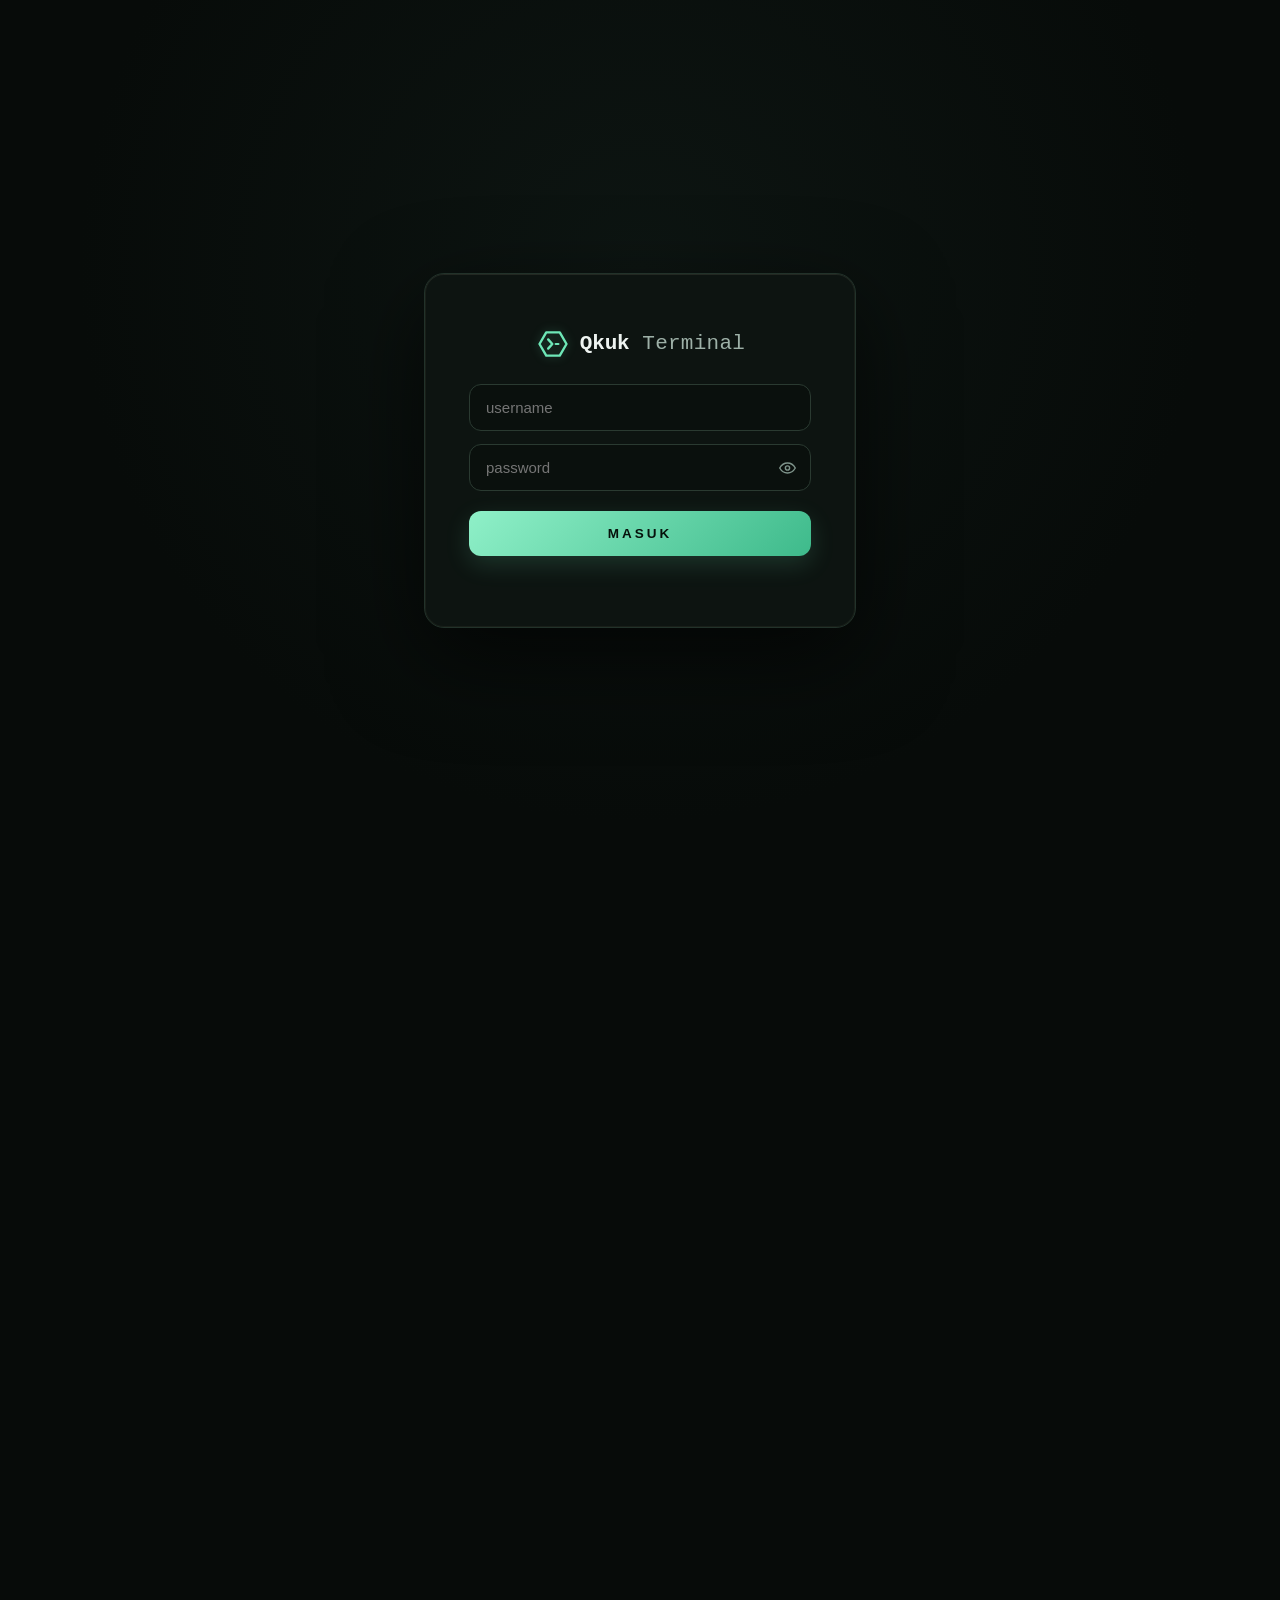
<file: qkuk/index.html>
<!DOCTYPE html>
<html lang="en">
<head>
<meta http-equiv="Content-Security-Policy" content="default-src 'self'; style-src 'self' 'unsafe-inline' https://fonts.googleapis.com; font-src https://fonts.gstatic.com; img-src 'self' data: https:; connect-src 'self' https://fapi.binance.com https://api.binance.com https://textdb.dev https://api.coingecko.com https://api.coinpaprika.com https://stablecoins.llama.fi https://api.alternative.me https://api.geckoterminal.com; object-src 'none'; base-uri 'self'; form-action 'none'; script-src 'self' 'sha256-5SdkXAbH7f/x3dR/sOwY5eLWwmh5pT4Vi/GDiTj6SPY='">
<meta charset="utf-8">
<meta name="viewport" content="width=device-width, initial-scale=1">
<link rel="manifest" href="manifest.json" />
  <meta name="theme-color" content="#08100C" />
  <meta name="apple-mobile-web-app-capable" content="yes" />
  <meta name="apple-mobile-web-app-status-bar-style" content="black-translucent" />
  <link rel="apple-touch-icon" href="apple-touch-icon.png" />
<title>QKUK Terminal — live signal feed</title>
<meta name="description" content="Live crypto signal terminal. Watchlist, signals and accuracy — Harvest, Engine OB, Swing and Bastion 4H — written straight from the engine.">
<link rel="icon" href="data:image/svg+xml,%3Csvg xmlns='http://www.w3.org/2000/svg' viewBox='0 0 32 32'%3E%3Crect width='32' height='32' rx='7' fill='%23070B09'/%3E%3Cg stroke='%236EE7B7' fill='none' stroke-linejoin='round' stroke-linecap='round'%3E%3Cpath d='M27.4 16 L21.7 25.9 L10.3 25.9 L4.6 16 L10.3 6.1 L21.7 6.1 Z' stroke-width='2.3'/%3E%3Cpath d='M12 12.2 L15.5 16 L12 19.8' stroke-width='2.3'/%3E%3C/g%3E%3Crect x='17.4' y='15.1' width='4.2' height='1.9' rx='.95' fill='%236EE7B7'/%3E%3C/svg%3E">
<meta name="referrer" content="no-referrer">
<meta name="robots" content="noarchive">
<link rel="preconnect" href="https://fonts.googleapis.com">
<link rel="preconnect" href="https://fonts.gstatic.com" crossorigin>
<link href="https://fonts.googleapis.com/css2?family=Geist+Mono:wght@400;500;600;700&family=Geist:wght@400;500;600&display=swap" rel="stylesheet">
<script>try{if(top!==self){document.documentElement.style.display="none";top.location=self.location}if(sessionStorage.getItem("qkuk_admin_ok")==="1"||sessionStorage.getItem("qkuk_user_ok")==="1")document.documentElement.classList.add("authed")}catch(e){}</script>
<link rel="stylesheet" href="style.css?v=20261127a">
</head>
<body>

<div id="gate">
  <div class="gparts" aria-hidden="true"></div>
  <div class="gate-box">
    <div class="gate-logo">
      <span class="logo">
        <svg class="mark" viewBox="0 0 32 32" role="img" aria-label="Qkuk Terminal">
          <path d="M28 16 L22 26.39 L10 26.39 L4 16 L10 5.61 L22 5.61 Z"
                fill="none" stroke="currentColor" stroke-width="2.1"
                stroke-linejoin="round"/>
          <path d="M11.7 11.9 L15.4 16 L11.7 20.1" fill="none" stroke="currentColor"
                stroke-width="2.1" stroke-linecap="round" stroke-linejoin="round"/>
          <rect class="cur" x="17.4" y="15.05" width="4.4" height="1.9" rx=".95"
                fill="currentColor"/>
        </svg>
        <span class="wm"><b>Qkuk</b> Terminal</span>
      </span>
    </div>
    <div class="gate-sub"></div>
    <div class="gate-form">
      <input id="gate-user" autocomplete="username" spellcheck="false" placeholder="username">
      <div class="gpw">
        <input id="gate-pass" type="password" autocomplete="current-password" placeholder="password">
        <button id="gate-eye" type="button" title="tampilkan password" aria-label="tampilkan password">
          <svg viewBox="0 0 24 24" fill="none" stroke="currentColor" stroke-width="2" stroke-linecap="round" stroke-linejoin="round"><path d="M1 12s4-7 11-7 11 7 11 7-4 7-11 7S1 12 1 12z"/><circle cx="12" cy="12" r="3"/></svg>
        </button>
      </div>
      <button id="gate-btn" type="button">MASUK</button>
    </div>
    <div id="gate-err" class="gate-err" role="alert"></div>
    <div id="gate-chain" class="gate-chain">
      <div class="glink">
        <span class="gnode"></span><i></i><span class="gnode"></span><i></i><span class="gnode"></span><i></i><span class="gnode"></span><i></i><span class="gnode"></span>
      </div>
      <div class="ghash" id="gate-hash">0x…</div>
      <div class="ggrant">✓ AKSES DIBERIKAN — MENAUTKAN BLOK</div>
    </div>
  </div>
</div>

<div class="bar">
  <div class="bar-in">
    <span class="logo">
      <svg class="mark" viewBox="0 0 32 32" role="img" aria-label="Qkuk Terminal">
        <!-- ⚠️ Versi pertama memakai kotak bulat + ekor diagonal (niatnya huruf Q).
             Di ukuran 23px itu terbaca sebagai IKON KACA PEMBESAR — kotak bulat
             mirip lensa, ekornya mirip gagang. Diganti HEKSAGON: bentuk blok /
             node yang sudah baku di kripto dan tidak punya tabrakan makna itu.
             Isinya prompt ">" + kursor berkedip = terminal yang hidup, sejalan
             dgn lampu LIVE di sebelahnya. Huruf Q-nya dibawa oleh wordmark. -->
        <path d="M28 16 L22 26.39 L10 26.39 L4 16 L10 5.61 L22 5.61 Z"
              fill="none" stroke="currentColor" stroke-width="2.1"
              stroke-linejoin="round"/>
        <path d="M11.7 11.9 L15.4 16 L11.7 20.1" fill="none" stroke="currentColor"
              stroke-width="2.1" stroke-linecap="round" stroke-linejoin="round"/>
        <rect class="cur" x="17.4" y="15.05" width="4.4" height="1.9" rx=".95"
              fill="currentColor"/>
      </svg>
      <span class="wm"><b>Qkuk</b> Terminal</span>
    </span>
    <span class="pill"><span class="dot" id="dot"></span><span id="state">connecting</span></span>
    <a id="harness-top" class="pill hp mut" href="#bot"
      title="Status agent harness — klik untuk ke kartu Bot auto-trade">
      <span class="dot" id="harness-dot"></span><span id="harness-top-txt">harness —</span>
    </a>
    <!-- 19 Nov (permintaan user) — status breaker Binance di header supaya
         tak perlu baca log. Tersembunyi saat normal; sisa waktu dihitung
         klien dari epoch di data.breaker. -->
    <a id="brk-top" class="pill hp brk mut" href="#bot-diag" hidden
      title="Circuit breaker Binance">
      <span class="dot"></span><span id="brk-top-txt">breaker —</span>
    </a>
    <span class="kv sp">WIB <b id="clock">--:--:--</b></span>
    <span class="kv">engine <b id="stamp">—</b></span>
    <span class="kv btc">BTC <b id="btcpx">—</b></span>
    <span class="kv">refresh <b id="cd">60s</b></span>
    <button id="mute" class="mute" type="button" aria-pressed="false"
      title="Suara notifikasi: NYALA — klik untuk mati">🔊</button>
    <button id="sndset" class="mute" type="button" aria-label="Pengaturan suara notifikasi"
      title="Pengaturan suara notifikasi — pilih 1 dari 20 jenis & atur volume">⚙</button>
    <a id="tts-link" class="mute" href="http://localhost:8767" target="_blank" rel="noopener"
      title="Suara bot (TTS Mac) — dengar & pilih suara pria/wanita, atur volume">🎙</a>
    <a id="bot-link" class="mute" href="#bot" draggable="false"
      title="Bot auto-trade — posisi yang sedang dipegang & akurasi live per engine">🤖</a>
    <a id="whale-link" class="mute" href="whale.html" draggable="false"
      title="Tab Whale on-chain — arus whale BTC & ETH ala Lookonchain">🐋</a>
    <a id="playbook-link" class="mute" href="playbook.html" draggable="false"
      title="Playbook entry — teknik, ambang, dan bobot harness QKUK">📘</a>
    <a id="riwayat-link" class="mute" href="riwayat.html" draggable="false"
      title="Riwayat pilihan admin — kurva nett % per bulan + semua trade lama">📜</a>
    <a id="archive-link" class="mute" href="archive.html" draggable="false"
      title="Arsip data harian — lihat data.json lama lewat tombol tanggal">🗄</a>
    <a id="wa-link" class="mute" href="wa.html" draggable="false"
      title="Status sesi WhatsApp — umur login, snapshot pemulihan, riwayat reconnect">📶</a>
    <a id="analisa-link" class="mute" href="analisa.html" draggable="false"
      title="Analisa akurasi — per engine, sinyal biasa vs reversal">🧮</a>
  </div>
</div>

<div id="toasts" aria-live="polite"></div>

<div class="wrap">

  <!-- 19 Nov (permintaan user) — DUA TAB: "dashboard" (sinyal, bubbles, big caps)
       dan "bot & agent" (seluruh info auto-trade). Dulu blok bot menumpuk di
       tengah halaman sehingga dashboard utama terasa penuh. Tab ini hanya
       menyembunyikan bagian, jadi data & render tetap satu aliran. -->
  <div class="mode-tabs" id="mode-tabs" role="tablist" aria-label="Pilih tampilan">
    <button type="button" class="mt on" data-mode="dash" role="tab" aria-selected="true">dashboard</button>
    <button type="button" class="mt" data-mode="bot" role="tab" aria-selected="false">bot &amp; agent</button>
    <span class="mt-cap">dua tampilan, satu data — pilihan diingat di browser ini</span>
  </div>

  <section id="dir">
    <div class="dir">
      <div class="gwrap">
        <div class="glow" id="glow"></div>
        <svg class="gauge" viewBox="0 0 280 180" role="img" aria-label="Altcoin direction gauge">
          <g id="g-fl"></g><g id="g-arc"></g><g id="g-ndl"></g>
        </svg>
        <div class="gl"><span>SHORT</span><span>NEUTRAL</span><span>LONG</span></div>
        <div class="gbias" id="gbias">--</div>
        <div class="gname" id="gname">altcoin direction</div>
      </div>
      <div class="dmeta" id="dmeta"></div>
    </div>
  </section>

  <section id="mctx">
    <div class="sec-h">
      <h2><i>></i> Market context</h2>
      <span class="hint" id="mctx-src">funding · open interest · long/short · fear & greed</span>
    </div>
    <div class="mc-grid" id="mctx-grid"></div>
    <p class="cap">Funding positif = long bayar short · OI naik = posisi baru masuk · segar tiap 5 menit.</p>
  </section>

  <section id="bubbles">
    <div class="sec-h">
      <h2><i>&gt;</i> Bubbles</h2>
      <span class="hint">SEMUA = sinyal entry hari ini · tab engine = 7 hari — % change live 24h from Binance</span>
      <div class="tabs" id="b-tabs" role="tablist"></div>
    </div>
    <div class="bb-stage">
      <div class="bb-bar">
        <div class="bb-legend">
          <span><i class="lg-up"></i>up 24h</span>
          <span><i class="lg-dn"></i>down 24h</span>
          <span><i class="lg-id"></i>no 24h data</span>
        </div>
        <input id="b-q" type="search" placeholder="sorot koin… (e.g. AVAX)" aria-label="Highlight bubbles by coin">
        <span class="bb-found" id="b-found" role="status" aria-live="polite"></span>
      </div>
      <div class="b-chips" id="b-chips"></div>
      <div class="bb-plot" id="bb-plot"></div>
      <div class="bb-tip" id="bb-tip"></div>
    </div>

    <p class="cap">Hold = geser · tap = buka grafik TradingView · angka = %24 jam.</p>
  </section>


  <section id="bot" data-tab="bot" hidden>
    <div class="sec-h">
      <h2><i>&gt;</i> Bot auto-trade</h2>
      <span class="hint">akun demo Binance · posisi, radar agent, antrean, riwayat
        · <a class="riwayat-link" href="riwayat-posisi.html">riwayat posisi lengkap →</a>
        · <a class="riwayat-link" href="playbook.html">playbook entry →</a></span>
    </div>
    <!-- 19 Nov — pintasan di dalam tab bot: isinya panjang, jadi tiap blok
         diberi jangkar pendek supaya tak perlu menggulir buta. -->
    <div class="bot-jump">
      <a href="#bot-dampak">dampak</a>
      <a href="#bot-perbandingan">live vs RFC</a>
      <a href="#bot-gerbang">gerbang</a>
      <a href="#bot-open-h">posisi</a>
      <a href="#bot-radar">radar</a>
      <a href="#bot-antrean">antrean</a>
      <a href="#bot-riwayat">riwayat</a>
      <a href="#wal-cap">db/wal</a>
      <a href="#rev-cap">reversal</a>
      <a href="#bot-analitik">analitik</a>
    </div>
    <!-- 24 Nov — PROFIL AGENT (versi ringkas): siapa memutus apa, supaya
         kalau ada yang keliru bisa langsung menunjuk agentnya. -->
    <div class="bot-eq" id="bot-agents">
      <div class="bot-eq-h"><span>agent harness · siapa memutus apa</span><b>12 peran</b></div>
      <div class="ag-grid">
        <div class="ag-card"><span class="ag-st on">AKTIF</span><b>Agent ENTRY</b><span>setuju / tolak / tunggu / kecilkan</span></div>
        <div class="ag-card"><span class="ag-st on">AKTIF</span><b>Agent POSISI</b><span>tahan / tutup + usul SL</span></div>
        <div class="ag-card"><span class="ag-st on">AKTIF</span><b>technical</b><span>skor QKUK, lantai arah</span></div>
        <div class="ag-card"><span class="ag-st on">AKTIF</span><b>microstructure</b><span>footprint / CVD / OI</span></div>
        <div class="ag-card"><span class="ag-st on">AKTIF</span><b>regime</b><span>TRENDING / RANGING / HIGH_VOL</span></div>
        <div class="ag-card"><span class="ag-st on">AKTIF</span><b>memory</b><span>trade serupa → WR &amp; EV</span></div>
        <div class="ag-card"><span class="ag-st on">AKTIF</span><b>fade</b><span>crowding saat RANGING</span></div>
        <div class="ag-card"><span class="ag-st on">BARU</span><b>structure</b><span>IFVG / imbalance / S-R</span></div>
        <div class="ag-card"><span class="ag-st shadow">BAYANGAN</span><b>debat &amp; risiko</b><span>bull/bear → trader → risk gate</span></div>
        <div class="ag-card"><span class="ag-st on">AKTIF</span><b>BTC monitor</b><span>arah BTC 5m–4h</span></div>
        <div class="ag-card"><span class="ag-st on">AKTIF</span><b>riset harian</b><span>bedah sinyal + ilmu komposisi</span></div>
        <div class="ag-card"><span class="ag-st on">AKTIF</span><b>notifikasi</b><span>suara + alarm duplikat</span></div>
      </div>
      <p class="cap">Enam analis dikirim ke LLM lewat field <b>panel</b>. Agent hanya boleh
        <b>mengurangi</b> — tidak bikin trade baru, membalik arah, atau naikkan ukuran &gt;100%.
        <b>harness.py</b> = meja konteks, bukan pemutus.</p>
    </div>
    <!-- 25 Nov — ringkasan operasional: apakah perbaikan bekerja, gerbang mana
         yang terbuka, status agent, dan kesehatan relay. Diletakkan di atas
         supaya tidak perlu menggulir untuk menjawab "kenapa tak entry?". -->
    <div id="bot-dampak"></div>
    <div id="bot-perbandingan"></div>
    <div id="bot-gerbang"></div>
    <div id="bot-agentstatus"></div>
    <div id="bot-relay"></div>
    <!-- 19 Nov (permintaan user) — GRAFIK EQUITY DI PALING ATAS: kurva modal
         adalah hal pertama yang dilihat, baru ringkasan, posisi, antrean. -->
    <div class="bot-eq bot-eq-hero">
      <div class="bot-eq-h"><span id="bot-eqv-cap">equity live · tiap siklus build · 48 jam</span><b id="bot-eqv-val">—</b></div>
      <div class="eq-wrap">
        <svg class="ch" id="bot-eqv" role="img" aria-label="Pergerakan equity bot per siklus build"></svg>
        <span class="eq-now" id="bot-eqv-now" hidden></span>
      </div>
    </div>
    <div class="bc-sum" id="bot-sum"></div>
    <!-- 19 Nov (permintaan user) — SKOR REGIME KOMPOSIT 0–100: konteks besar
         sebelum melihat posisi/antrean, karena angka inilah yang mengatur
         pengali ukuran entry. Enam komponen ditampilkan supaya jelas KENAPA
         skornya begitu, bukan cuma angka telanjang. -->
    <div id="bot-regime"></div>
    <!-- 17 Nov — antrean agent dipindah ke sini (atas, dekat equity live) supaya
         setup yang sedang ditunggu langsung terpantau, bukan terkubur di
         Analitik bot. -->
    <!-- 18 Nov (permintaan user) — POSISI TERBUKA di paling atas: yang sedang
         dipegang dilihat lebih dulu, baru antrean, equity, dan statistik. -->
    <!-- 18 Nov (permintaan user) — judul kecil supaya jelas tabel ini daftar
         posisi hidup, bukan riwayat. -->
    <div class="bot-eq-h" id="bot-open-h">
      <span>posisi terbuka · sedang dipegang</span><b id="bot-open-n">—</b>
    </div>
    <div class="tw" id="bot-open"></div>
    <!-- 19 Nov (permintaan user) — radar agent: koin yang sedang dibaca
         berdenyut, sorotan berpindah saat agent ganti koin. -->
    <div id="bot-radar"></div>
    <div id="bot-antrean"></div>
    <!-- 18 Nov (permintaan user) — riwayat trade tertutup + hasil per koin
         dipindah ke sini, langsung di bawah posisi terbuka & antrean. -->
    <div id="bot-riwayat"></div>
    <div class="bot-eq">
      <div class="bot-eq-h"><span id="bot-stat-cap">statistik SQLite · per kanal</span><b id="bot-stat-n">—</b></div>
      <div class="tw" id="bot-chan"></div>
    </div>
    <div class="bot-eq">
      <div class="bot-eq-h"><span>statistik SQLite · per hari (WIB)</span><b id="bot-stat-ms">—</b></div>
      <div class="tw" id="bot-hari"></div>
    </div>
    <!-- 19 Nov (permintaan user) — METRIK WAL: blokir checkpoint harus kelihatan
         sebelum -wal tumbuh sampai disk penuh. Angkanya dari PRAGMA
         wal_checkpoint(PASSIVE), jadi tidak mengganggu penulis. -->
    <div class="bot-eq">
      <div class="bot-eq-h"><span id="wal-cap">kesehatan DB · WAL &amp; checkpoint</span><b id="wal-status">—</b></div>
      <div class="tw" id="wal-tabel"></div>
      <p class="cap">db = berkas utama · wal = jurnal yang belum di-checkpoint · shm = indeks bersama.
        checkpoint PASSIVE: <b>busy 0</b> = bisa jalan, <b>busy 1</b> = tertahan transaksi terbuka (WAL akan tumbuh).</p>
    </div>
    <!-- 19 Nov (permintaan user) — BLOKIR ENTRY LAWAN setelah reversal dan
         jejak kejadiannya. Tanpa ini, bot tampak "diam" padahal sedang
         menolak sinyal arah lawan selama 2 jam. -->
    <div class="bot-eq">
      <div class="bot-eq-h"><span id="rev-cap">reversal · blokir entry lawan &amp; jejak</span><b id="rev-status">—</b></div>
      <div class="tw" id="rev-tabel"></div>
      <p class="cap" id="rev-hasil"></p>
    </div>
    <p class="cap">Ringkasan posisi &amp; akurasi per engine. Grafik equity, risiko, bukti historis, dan tabel engine ada di <b>Analitik bot</b> di bawah Big caps.</p>
  </section>

  <section id="signals">
    <div class="sec-h">
      <h2><i>&gt;</i> Signals</h2>
      <span class="hint">SEMUA = entry hari ini · 🔥N = konsensus N engine; tab engine = entries &amp; watchlist</span>
      <div class="tabs" id="s-tabs" role="tablist"></div>
    </div>
    <div class="s-tools">
      <input id="s-q" type="search" placeholder="search pair… (e.g. BTC)" aria-label="Search signals by pair">
      <select id="s-sort" aria-label="Sort signals">
        <option value="ts">newest first</option>
        <option value="pick">picked first</option>
        <option value="pnl">best R first</option>
        <option value="loss">worst R first</option>
        <option value="sym">pair A–Z</option>
      </select>
      <select id="s-side" aria-label="Filter signals by side">
        <option value="">all sides</option>
        <option value="long">long only</option>
        <option value="short">short only</option>
      </select>
      <select id="s-open" aria-label="Filter status sinyal">
        <option value="">semua status</option>
        <option value="1">hanya open</option>
      </select>
      <select id="s-periode" aria-label="Filter periode signals">
        <option value="1">hari ini</option>
        <option value="7" selected>7 hari</option>
        <option value="30">30 hari</option>
        <option value="all">semua</option>
      </select>
    </div>
    <div class="s-perf" id="s-perf"></div>
    <!-- 22 Nov — perbandingan engine OB 1H (BRICK) / BASTION 4H / OB 1D / TILE -->
    <div class="s-perf" id="s-engcmp"></div>
    <div class="tw" id="s-table"></div>
    <p class="cap">Arah = yang dikirim engine. 🧱 BRICK &amp; ⭐ SCALP 2H: sinyal <b>long</b> dicerminkan jadi <b>short</b> sejak 10 Nov — SL/TP ikut dicerminkan, R:R tidak berubah. 🔥 = engine yang performanya konsisten bagus (WR ≥55%, EV positif, n ≥8) — barisnya berapi hijau.</p>
  </section>

  <section id="bigcaps">
    <div class="sec-h">
      <h2><i>></i> Big caps top 50</h2>
      <span class="hint">market cap terbesar (stablecoin & token wrap dibuang) — pembanding arah vs sinyal alt</span>
      <select id="bc-sort" aria-label="Sort big caps">
        <option value="mcap">mcap terbesar</option>
        <option value="g1">1h % terbaik</option>
        <option value="1h">1h % terburuk</option>
        <option value="g24">24h % terbaik</option>
        <option value="24h">24h % terburuk</option>
        <option value="g7">7d % terbaik</option>
        <option value="7d">7d % terburuk</option>
        <option value="pos24">posisi range 24j</option>
        <option value="corr">korelasi BTC</option>
        <option value="vol">volume terbesar</option>
        <option value="oi">OI terbesar</option>
        <option value="ath">terjauh dari ATH</option>
      </select>
    </div>
    <div class="bc-sum" id="bc-sum"></div>
    <div class="tw" id="bc-table"></div>
    <p class="cap">CoinGecko + Binance via engine (cache 15 mnt) · 🟡 = ada sinyal engine hari ini · alert WA otomatis saat ≥16 koin bergerak ≥1%/1j</p>
  </section>

  <!-- 12 Nov — analitik bot dipindah ke bawah Big caps supaya Signals langsung
       muncul setelah ringkasan bot (posisi + equity + akurasi per engine). -->
  <section id="bot-analitik" data-tab="bot" hidden>
    <div class="sec-h">
      <h2><i>&gt;</i> Analitik bot</h2>
      <span class="hint">equity harian &amp; per trade · pertahanan &amp; regime · risiko &amp; biaya nyata · veto agent · bukti historis · performa jam/simbol, koreksi, log</span>
    </div>
    <div class="bot-eq">
      <div class="bot-eq-h"><span>equity harian · kumulatif $</span><b id="bot-eq-val">—</b></div>
      <svg class="ch" id="bot-eq" role="img" aria-label="Kurva kumulatif untung/rugi bot dalam dolar"></svg>
    </div>
    <div class="bot-eq">
      <div class="bot-eq-h"><span>equity per trade · kumulatif R</span><b id="bot-eqr-val">—</b></div>
      <svg class="ch" id="bot-eqr" role="img" aria-label="Kurva kumulatif bot dalam R"></svg>
    </div>
    <div id="bot-diag"></div>
    <!-- 19 Nov (permintaan user) — kartu validasi & riset: hasil dua skill
         referensi yang dijalankan manual, supaya kelihatan gunanya. Tidak
         memengaruhi keputusan bot. -->
    <div id="bot-skill"></div>
    <div id="bot-risiko"></div>
    <div id="bot-pertahanan"></div>
    <div id="bot-jam"></div>
    <div id="bot-sim"></div>
    <div id="bot-agent"></div>
    <div id="bot-situs"></div>
    <div id="bot-agents"></div>
    <div id="bot-panel"></div>
    <div id="bot-agent-pos"></div>
    <div id="bot-bukti"></div>
    <div id="bot-strategi"></div>
    <div id="bot-laporan-tahan"></div>
    <div id="bot-rebound"></div>
    <div class="tw" id="bot-acc"></div>
    <div id="bot-koreksi"></div>
    <!-- 22 Nov (permintaan user) — kinerja per sesi trading, supaya jam
         pembalikan arah terbaca sebagai pergantian sesi (Asia/London/NY). -->
    <div id="bot-sesi"></div>
    <div id="bot-log"></div>
    <p class="cap">Sumber: journal bot (zenbnb/autotrade) — bukan backtest. Mode demo = uang virtual; R dihitung dari entry→SL/TP.</p>
  </section>


  <section id="whatif">
    <div class="sec-h">
      <h2><i>></i> Simulasi what-if</h2>
      <span class="hint">“kalau ambil semua sinyal engine dgn risk tetap — equity sekarang?”</span>
    </div>
    <div class="card">
      <div class="card-h"><h3>Equity curve — mulai 100</h3><div class="lg" id="wi-ctl"></div></div>
      <svg class="ch" id="wi-svg" role="img" aria-label="Kurva simulasi equity"></svg>
      <div class="rows" id="wi-stats"></div>
      <p class="cap">Sumber: hasil R sinyal engine pada jendela data.json (±100 sinyal terakhir per kanal) — bukan pick admin, bukan backtest penuh.</p>
    </div>
  </section>

  <div class="strip" id="strip"></div>

  <footer id="footer">
    <span>Built and operated by <a href="https://luthfihadi78.github.io">Moch. Luthfi Hadiwidjaja</a></span>
    <span id="foot">—</span>
  </footer>
</div>

<script src="app.js?v=20261127a" defer></script>
</body>
</html>
</file>
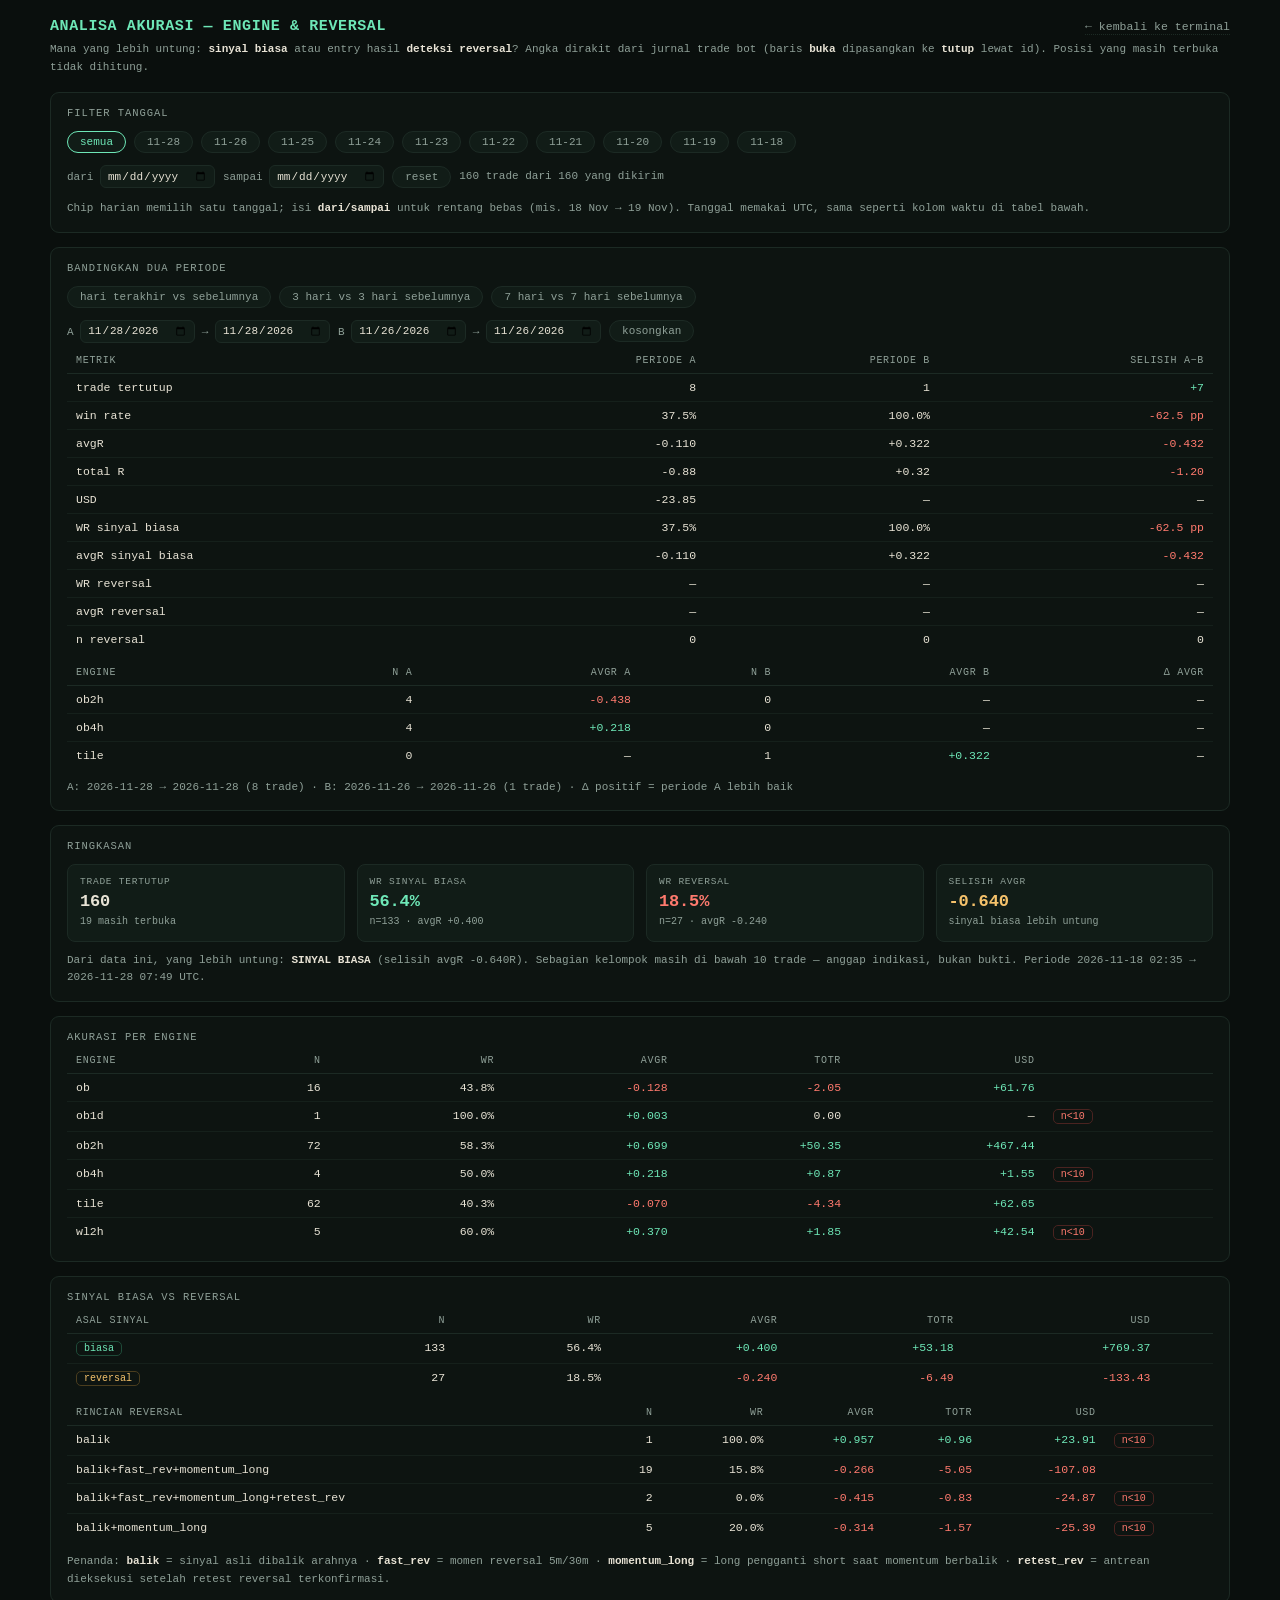
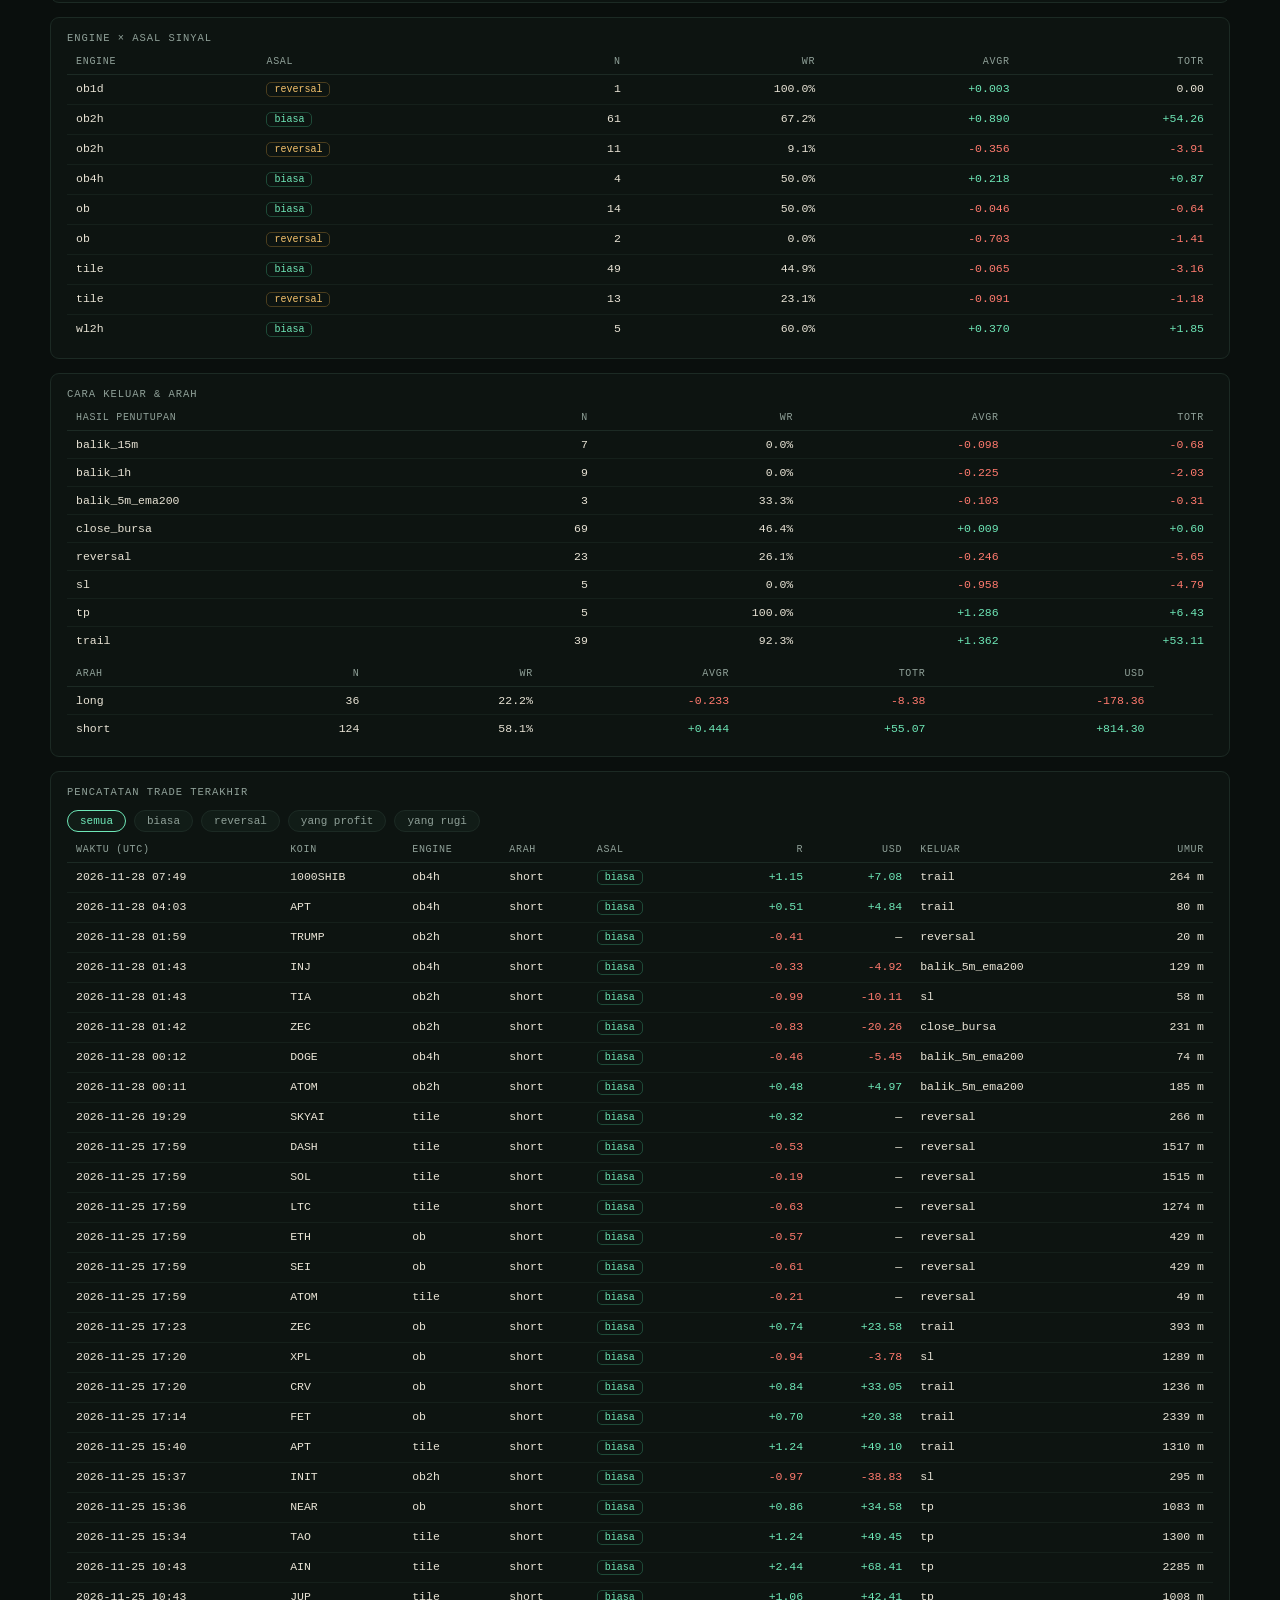
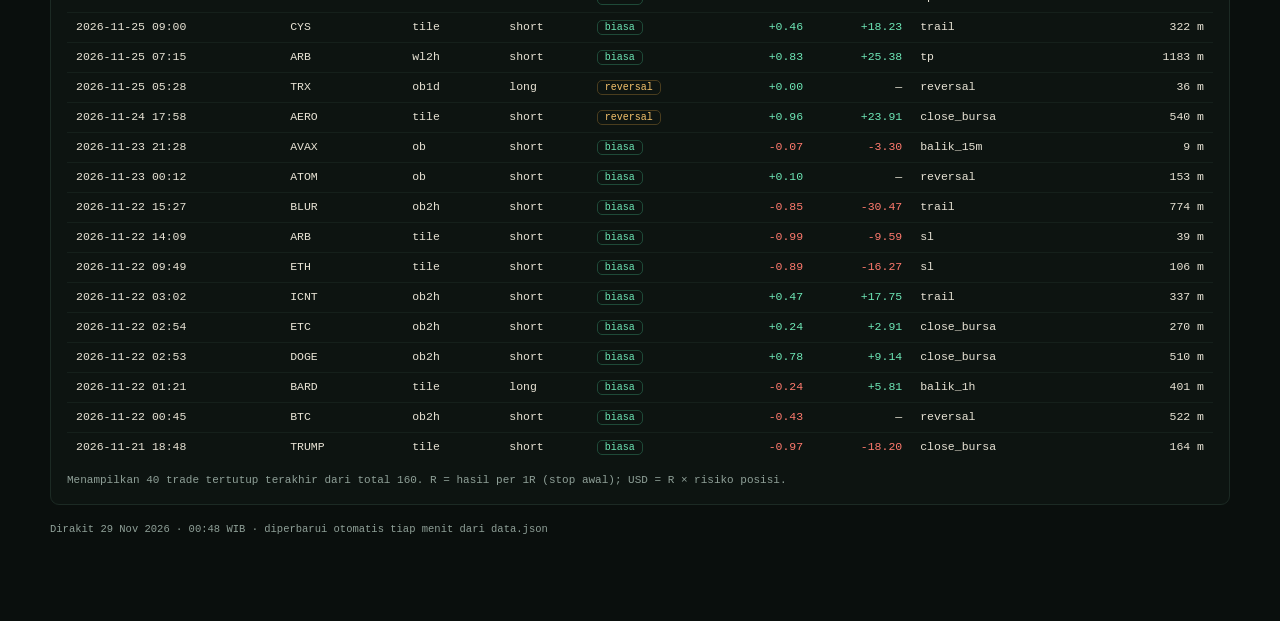
<file: qkuk/analisa.html>
<!DOCTYPE html>
<html lang="id">
<head>
<meta http-equiv="Content-Security-Policy" content="default-src 'self'; style-src 'self' 'unsafe-inline' https://fonts.googleapis.com; font-src https://fonts.gstatic.com; img-src 'self' data: https:; connect-src 'self' https://fapi.binance.com https://api.binance.com https://textdb.dev https://api.coingecko.com https://api.coinpaprika.com https://stablecoins.llama.fi https://api.alternative.me https://api.geckoterminal.com; object-src 'none'; base-uri 'self'; form-action 'none'; script-src 'self' 'sha256-e2t2T+pBqcPh8bSqjSNuTc6+tXfygJn1VsmYsKqkhQ8=' 'sha256-K8KA2NOBIm3+i1SGPl+dnkgqwC3YGeQJOyuP3KeVkjw='">
<script>try{if(top!==self){document.documentElement.style.display="none";top.location=self.location}}catch(e){}</script>
<meta charset="utf-8">
<title>QKUK — Analisa Akurasi Engine &amp; Reversal</title>
<meta name="viewport" content="width=device-width, initial-scale=1">
<meta name="robots" content="noarchive">
<link rel="manifest" href="manifest.json">
<meta name="theme-color" content="#0A0F0D">
<style>
:root{--bg:#0A0F0D;--s0:#0D1411;--fg:#E8E3D5;--fg2:#8FA098;--up:#6EE7B7;--dn:#ff7a6e;
--warn:#f5c26b;--line:#1c2a24;--mono:'Geist Mono',ui-monospace,SFMono-Regular,Menlo,monospace}
*{box-sizing:border-box}
body{margin:0;background:var(--bg);color:var(--fg);font-family:var(--mono);font-size:13px;padding:18px 16px 40px}
.wrap{max-width:1180px;margin:0 auto}
.top{display:flex;align-items:baseline;justify-content:space-between;gap:12px;flex-wrap:wrap;margin-bottom:4px}
h1{font-size:15px;font-weight:600;letter-spacing:.04em;margin:0;color:var(--up)}
a.back{color:var(--fg2);font-size:11.5px;text-decoration:none;border-bottom:1px dotted var(--line);padding-bottom:1px}
a.back:hover{color:var(--up)}
.sub{color:var(--fg2);font-size:11px;margin:6px 0 16px;line-height:1.6}
.kartu{background:var(--s0);border:1px solid var(--line);border-radius:9px;padding:14px 16px;margin-bottom:14px}
.kartu h2{font-size:10.5px;letter-spacing:.09em;text-transform:uppercase;color:var(--fg2);
font-weight:500;margin:0 0 12px}
.grid{display:grid;grid-template-columns:repeat(auto-fit,minmax(160px,1fr));gap:12px}
.sel{background:#111c17;border:1px solid var(--line);border-radius:8px;padding:11px 12px}
.sel .lab{font-size:9.5px;letter-spacing:.08em;text-transform:uppercase;color:var(--fg2);margin-bottom:5px}
.sel .val{font-size:17px;font-weight:600;letter-spacing:-.01em}
.sel .ket{font-size:10px;color:var(--fg2);margin-top:4px;line-height:1.45}
.sel.good .val{color:var(--up)}.sel.bad .val{color:var(--dn)}.sel.warn .val{color:var(--warn)}
.tw{overflow-x:auto;-webkit-overflow-scrolling:touch}
table{width:100%;border-collapse:collapse;font-size:11.5px;white-space:nowrap}
th{text-align:left;font-weight:500;color:var(--fg2);font-size:10px;letter-spacing:.07em;
text-transform:uppercase;padding:0 9px 7px;border-bottom:1px solid var(--line)}
td{padding:7px 9px;border-bottom:1px solid rgba(28,42,36,.55);vertical-align:top}
tr:last-child td{border-bottom:0}
td.num,th.num{text-align:right}
.pos{color:var(--up)}.neg{color:var(--dn)}
.tag{display:inline-block;border-radius:5px;padding:1px 7px;font-size:10px;border:1px solid var(--line);color:var(--fg2)}
.tag.reversal{color:var(--warn);border-color:#4a3d1e}
.tag.biasa{color:var(--up);border-color:#1e4a38}
.tag.kecil{color:var(--dn);border-color:#4a2320}
.chips{display:flex;gap:8px;flex-wrap:wrap;margin:0 0 12px}
.chip{cursor:pointer;background:#111c17;border:1px solid var(--line);border-radius:20px;
padding:4px 12px;font-size:11px;color:var(--fg2);font-family:inherit}
.chip[aria-pressed="true"]{border-color:var(--up);color:var(--up)}
.tgl-in{background:#111c17;border:1px solid var(--line);border-radius:6px;color:var(--fg);
font-family:inherit;font-size:11px;padding:3px 6px}
.hint{color:var(--fg2);font-size:11px;line-height:1.6;margin:10px 0 0}
.kosong{color:var(--fg2);font-size:11.5px;padding:10px 0}
.kaki{color:var(--fg2);font-size:10.5px;margin-top:16px;line-height:1.6}
b{color:var(--fg)}
</style>
</head>
<body>
<div class="wrap">
  <div class="top">
    <h1>ANALISA AKURASI — ENGINE &amp; REVERSAL</h1>
    <a class="back" href="index.html">← kembali ke terminal</a>
  </div>
  <p class="sub">Mana yang lebih untung: <b>sinyal biasa</b> atau entry hasil <b>deteksi reversal</b>?
     Angka dirakit dari jurnal trade bot (baris <b>buka</b> dipasangkan ke <b>tutup</b> lewat id).
     Posisi yang masih terbuka tidak dihitung.</p>

  <!-- 19 Nov (permintaan user) — FILTER TANGGAL: bandingkan periode tanpa
       mengubah data.json. Seluruh trade ada di blok `dagang`, jadi halaman
       menghitung ulang agregatnya sendiri untuk rentang yang dipilih. -->
  <div class="kartu">
    <h2>Filter tanggal</h2>
    <div class="chips" id="chips-tgl"></div>
    <div class="chips" style="align-items:center">
      <label style="font-size:11px;color:var(--fg2)">dari
        <input type="date" id="tgl-dari" style="background:#111c17;border:1px solid var(--line);
          border-radius:6px;color:var(--fg);font-family:inherit;font-size:11px;padding:3px 6px"></label>
      <label style="font-size:11px;color:var(--fg2)">sampai
        <input type="date" id="tgl-sampai" style="background:#111c17;border:1px solid var(--line);
          border-radius:6px;color:var(--fg);font-family:inherit;font-size:11px;padding:3px 6px"></label>
      <button class="chip" id="tgl-reset" aria-pressed="false">reset</button>
      <span class="hint" id="tgl-info" style="margin:0"></span>
    </div>
    <p class="hint">Chip harian memilih satu tanggal; isi <b>dari/sampai</b> untuk rentang bebas
       (mis. 18 Nov → 19 Nov). Tanggal memakai UTC, sama seperti kolom waktu di tabel bawah.</p>
  </div>

  <!-- 19 Nov (permintaan user, lanjutan) — BANDINGKAN DUA PERIODE sekaligus:
       periode A dan B bersebelahan dalam satu tabel, plus selisihnya. Semua
       dihitung dari blok `dagang`, jadi tidak perlu memuat ulang halaman. -->
  <div class="kartu">
    <h2>Bandingkan dua periode</h2>
    <div class="chips">
      <button class="chip" data-preset="hari">hari terakhir vs sebelumnya</button>
      <button class="chip" data-preset="3hari">3 hari vs 3 hari sebelumnya</button>
      <button class="chip" data-preset="7hari">7 hari vs 7 hari sebelumnya</button>
    </div>
    <div class="chips" style="align-items:center">
      <label style="font-size:11px;color:var(--fg2)">A
        <input type="date" id="b-a-dari" class="tgl-in"> →
        <input type="date" id="b-a-sampai" class="tgl-in"></label>
      <label style="font-size:11px;color:var(--fg2)">B
        <input type="date" id="b-b-dari" class="tgl-in"> →
        <input type="date" id="b-b-sampai" class="tgl-in"></label>
      <button class="chip" id="b-reset" aria-pressed="false">kosongkan</button>
    </div>
    <div class="tw"><table id="t-banding"><thead><tr>
      <th>metrik</th><th class="num">periode A</th><th class="num">periode B</th>
      <th class="num">selisih A−B</th>
    </tr></thead><tbody></tbody></table></div>
    <div class="tw" style="margin-top:14px"><table id="t-banding-engine"><thead><tr>
      <th>engine</th><th class="num">n A</th><th class="num">avgR A</th>
      <th class="num">n B</th><th class="num">avgR B</th><th class="num">Δ avgR</th>
    </tr></thead><tbody></tbody></table></div>
    <p class="hint" id="b-info"></p>
  </div>

  <div class="kartu">
    <h2>Ringkasan</h2>
    <div class="grid" id="kpi"></div>
    <p class="hint" id="kesimpulan"></p>
  </div>

  <div class="kartu">
    <h2>Akurasi per engine</h2>
    <div class="tw"><table id="t-engine"><thead><tr>
      <th>engine</th><th class="num">n</th><th class="num">WR</th>
      <th class="num">avgR</th><th class="num">totR</th><th class="num">USD</th><th></th>
    </tr></thead><tbody></tbody></table></div>
  </div>

  <div class="kartu">
    <h2>Sinyal biasa vs reversal</h2>
    <div class="tw"><table id="t-grup"><thead><tr>
      <th>asal sinyal</th><th class="num">n</th><th class="num">WR</th>
      <th class="num">avgR</th><th class="num">totR</th><th class="num">USD</th><th></th>
    </tr></thead><tbody></tbody></table></div>
    <div class="tw" style="margin-top:14px"><table id="t-rincian"><thead><tr>
      <th>rincian reversal</th><th class="num">n</th><th class="num">WR</th>
      <th class="num">avgR</th><th class="num">totR</th><th class="num">USD</th><th></th>
    </tr></thead><tbody></tbody></table></div>
    <p class="hint">Penanda: <b>balik</b> = sinyal asli dibalik arahnya · <b>fast_rev</b> = momen
       reversal 5m/30m · <b>momentum_long</b> = long pengganti short saat momentum berbalik ·
       <b>retest_rev</b> = antrean dieksekusi setelah retest reversal terkonfirmasi.</p>
  </div>

  <div class="kartu">
    <h2>Engine × asal sinyal</h2>
    <div class="tw"><table id="t-silang"><thead><tr>
      <th>engine</th><th>asal</th><th class="num">n</th><th class="num">WR</th>
      <th class="num">avgR</th><th class="num">totR</th>
    </tr></thead><tbody></tbody></table></div>
  </div>

  <div class="kartu">
    <h2>Cara keluar &amp; arah</h2>
    <div class="tw"><table id="t-keluar"><thead><tr>
      <th>hasil penutupan</th><th class="num">n</th><th class="num">WR</th>
      <th class="num">avgR</th><th class="num">totR</th>
    </tr></thead><tbody></tbody></table></div>
    <div class="tw" style="margin-top:14px"><table id="t-arah"><thead><tr>
      <th>arah</th><th class="num">n</th><th class="num">WR</th>
      <th class="num">avgR</th><th class="num">totR</th><th class="num">USD</th>
    </tr></thead><tbody></tbody></table></div>
  </div>

  <div class="kartu">
    <h2>Pencatatan trade terakhir</h2>
    <div class="chips" id="chips">
      <button class="chip" data-f="semua" aria-pressed="true">semua</button>
      <button class="chip" data-f="biasa" aria-pressed="false">biasa</button>
      <button class="chip" data-f="reversal" aria-pressed="false">reversal</button>
      <button class="chip" data-f="menang" aria-pressed="false">yang profit</button>
      <button class="chip" data-f="kalah" aria-pressed="false">yang rugi</button>
    </div>
    <div class="tw"><table id="t-trade"><thead><tr>
      <th>waktu (UTC)</th><th>koin</th><th>engine</th><th>arah</th><th>asal</th>
      <th class="num">R</th><th class="num">USD</th><th>keluar</th><th class="num">umur</th>
    </tr></thead><tbody></tbody></table></div>
    <p class="hint" id="hint-trade"></p>
  </div>

  <p class="kaki" id="kaki"></p>
</div>

<script>
const st = { f: 'semua', data: null, semua: [], meta: null, tgl: { dari: '', sampai: '' },
             banding: { a: { dari: '', sampai: '' }, b: { dari: '', sampai: '' } } };

function esc(s){ return String(s==null?'':s).replace(/[&<>"]/g, c => ({'&':'&amp;','<':'&lt;','>':'&gt;','"':'&quot;'}[c])); }
function nf(v, d=2){ return v==null ? '—' : (v>0?'+':'') + v.toFixed(d); }
function cls(v){ return v==null ? '' : (v>0 ? 'pos' : (v<0 ? 'neg' : '')); }
function wr(v){ return v==null ? '—' : v.toFixed(1) + '%'; }
function kecil(k){ return k ? ' <span class="tag kecil">n&lt;10</span>' : ''; }

function baris(a, label, labelTegak){
  return '<tr><td>' + label + '</td>'
    + '<td class="num">' + (a.n || 0) + '</td>'
    + '<td class="num">' + wr(a.wr) + '</td>'
    + '<td class="num ' + cls(a.avg) + '">' + nf(a.avg, 3) + '</td>'
    + '<td class="num ' + cls(a.tot) + '">' + nf(a.tot) + '</td>'
    + '<td class="num ' + cls(a.usd) + '">' + nf(a.usd) + '</td>'
    + '<td>' + kecil(a.kecil) + '</td></tr>';
}

function tanpaUsd(a){
  return '<tr><td>' + esc(a.k || '—') + '</td><td class="num">' + (a.n||0) + '</td>'
    + '<td class="num">' + wr(a.wr) + '</td>'
    + '<td class="num ' + cls(a.avg) + '">' + nf(a.avg, 3) + '</td>'
    + '<td class="num ' + cls(a.tot) + '">' + nf(a.tot) + '</td></tr>';
}

function isi(id, html){
  const t = document.querySelector('#' + id + ' tbody');
  if (t) t.innerHTML = html || '<tr><td colspan="7" class="kosong">belum ada data</td></tr>';
}

function sel(lab, val, ket, kelas){
  return '<div class="sel ' + (kelas||'') + '"><div class="lab">' + lab + '</div>'
       + '<div class="val">' + esc(val) + '</div>'
       + (ket ? '<div class="ket">' + ket + '</div>' : '') + '</div>';
}

/* ═══ 19 Nov (permintaan user) — PERAKIT AGREGAT DI KLIEN ═════════════════
   Bentuknya sengaja identik dengan hasil server (`_an_grup`/`_an_ringkas`),
   sehingga `gambar()` tidak peduli apakah angkanya datang dari data.json atau
   dihitung ulang untuk rentang tanggal yang dipilih. */
function ringkasKlien(rows){
  const r = rows.filter(x => x.r != null).map(x => x.r);
  const u = rows.filter(x => x.usd != null).map(x => x.usd);
  const n = r.length;
  const menang = r.filter(v => v > 0).length;
  const sum = (a) => a.reduce((s, v) => s + v, 0);
  return {
    n: n,
    wr: n ? +(menang / n * 100).toFixed(1) : null,
    avg: n ? +(sum(r) / n).toFixed(3) : null,
    tot: r.length ? +sum(r).toFixed(2) : null,
    usd: u.length ? +sum(u).toFixed(2) : null,
    kecil: n < 10
  };
}

function grupKlien(rows, kunci){
  const g = new Map();
  rows.forEach(x => {
    const k = String(kunci(x) == null ? '?' : kunci(x));
    if (!g.has(k)) g.set(k, []);
    g.get(k).push(x);
  });
  const out = [];
  [...g.keys()].sort().forEach(k => {
    const a = ringkasKlien(g.get(k));
    if (a.n) out.push(Object.assign({ k: k }, a));
  });
  return out;
}

function rakit(rows, meta){
  const silang = [];
  const pasangan = new Map();
  rows.forEach(x => {
    const k = x.kanal + '|' + x.grup;
    if (!pasangan.has(k)) pasangan.set(k, []);
    pasangan.get(k).push(x);
  });
  [...pasangan.keys()].sort().forEach(k => {
    const a = ringkasKlien(pasangan.get(k));
    if (a.n) {
      const p = k.split('|');
      silang.push(Object.assign({ engine: p[0], grup: p[1] }, a));
    }
  });
  const rev = rows.filter(x => x.grup === 'reversal');
  const tgl = rows.map(x => x.t).filter(Boolean).sort();
  return {
    n: rows.filter(x => x.r != null).length,
    terbuka: meta.terbuka,
    periode: tgl.length ? [tgl[0], tgl[tgl.length - 1]] : null,
    engine: grupKlien(rows, x => x.kanal),
    grup: grupKlien(rows, x => x.grup),
    rincian: grupKlien(rev, x => x.kelompok),
    arah: grupKlien(rows, x => x.dir),
    silang: silang,
    keluar: grupKlien(rows, x => x.hasil),
    terakhir: rows.slice().sort((a, b) => String(b.t).localeCompare(String(a.t)))
      .slice(0, 40),
    _dagang: rows
  };
}

function gambar(a){
  st.data = a;
  if(!a || !a.n){
    document.getElementById('kpi').innerHTML =
      sel('Trade tertutup', '—', 'jurnal belum punya pasangan buka→tutup', 'warn');
    document.getElementById('kesimpulan').textContent =
      'Belum ada trade tertutup yang bisa dianalisa. Tabel terisi sendiri setelah posisi pertama ditutup.';
    ['t-engine','t-grup','t-rincian','t-silang','t-keluar','t-arah','t-trade'].forEach(i => isi(i, ''));
    return;
  }
  const g = Object.fromEntries((a.grup||[]).map(x => [x.k, x]));
  const b = g.biasa || {}, r = g.reversal || {};
  const beda = (b.avg != null && r.avg != null) ? (r.avg - b.avg) : null;

  document.getElementById('kpi').innerHTML =
      sel('Trade tertutup', a.n, (a.terbuka != null ? a.terbuka + ' masih terbuka' : ''))
    + sel('WR sinyal biasa', b.wr == null ? '—' : wr(b.wr),
          'n=' + (b.n||0) + ' · avgR ' + nf(b.avg, 3), b.wr >= 50 ? 'good' : '')
    + sel('WR reversal', r.wr == null ? '—' : wr(r.wr),
          'n=' + (r.n||0) + ' · avgR ' + nf(r.avg, 3), (r.avg||0) > 0 ? 'good' : 'bad')
    + sel('Selisih avgR', nf(beda, 3),
          beda == null ? '' : (beda > 0 ? 'reversal lebih untung' : 'sinyal biasa lebih untung'),
          beda == null ? '' : (beda > 0 ? 'good' : 'warn'));

  const pesan = [];
  if (beda != null) {
    pesan.push('Dari data ini, yang lebih untung: <b>' + (beda > 0 ? 'REVERSAL' : 'SINYAL BIASA')
      + '</b> (selisih avgR ' + nf(beda, 3) + 'R).');
  }
  const kc = [...(a.grup||[]), ...(a.engine||[])].filter(x => x.kecil).length;
  if (kc) pesan.push('Sebagian kelompok masih di bawah 10 trade — anggap indikasi, bukan bukti.');
  if (a.periode) pesan.push('Periode ' + esc(a.periode[0]) + ' → ' + esc(a.periode[1]) + ' UTC.');
  document.getElementById('kesimpulan').innerHTML = pesan.join(' ');

  isi('t-engine', (a.engine||[]).map(x => baris(x, esc(x.k))).join(''));
  isi('t-grup', (a.grup||[]).map(x =>
      baris(x, '<span class="tag ' + esc(x.k) + '">' + esc(x.k) + '</span>')).join(''));
  isi('t-rincian', (a.rincian||[]).map(x => baris(x, esc(x.k))).join(''));
  isi('t-silang', (a.silang||[]).map(x =>
      '<tr><td>' + esc(x.engine) + '</td><td><span class="tag ' + esc(x.grup) + '">'
      + esc(x.grup) + '</span></td><td class="num">' + x.n + '</td><td class="num">' + wr(x.wr)
      + '</td><td class="num ' + cls(x.avg) + '">' + nf(x.avg, 3)
      + '</td><td class="num ' + cls(x.tot) + '">' + nf(x.tot) + '</td></tr>').join(''));
  isi('t-keluar', (a.keluar||[]).map(x => tanpaUsd(x)).join(''));
  isi('t-arah', (a.arah||[]).map(x => baris(x, esc(x.k))).join(''));

  const tr = a.terakhir || [];
  document.getElementById('hint-trade').textContent = tr.length
    ? 'Menampilkan ' + tr.length + ' trade tertutup terakhir dari total ' + a.n
      + '. R = hasil per 1R (stop awal); USD = R × risiko posisi.'
    : '';
  gambarTrade();
}

function gambarTrade(){
  const a = st.data || {};
  let tr = (a.terakhir || []);
  const f = st.f;
  if (f === 'biasa' || f === 'reversal') tr = tr.filter(x => x.grup === f);
  else if (f === 'menang') tr = tr.filter(x => (x.r || 0) > 0);
  else if (f === 'kalah') tr = tr.filter(x => (x.r || 0) <= 0);
  isi('t-trade', tr.map(x =>
      '<tr><td>' + esc(x.t) + '</td><td>' + esc(x.sym) + '</td><td>' + esc(x.kanal) + '</td>'
      + '<td>' + esc(x.dir) + '</td><td><span class="tag ' + esc(x.grup) + '">'
      + esc(x.grup) + '</span></td>'
      + '<td class="num ' + cls(x.r) + '">' + nf(x.r, 2) + '</td>'
      + '<td class="num ' + cls(x.usd) + '">' + nf(x.usd) + '</td>'
      + '<td>' + esc(x.hasil) + '</td>'
      + '<td class="num">' + (x.umur == null ? '—' : Math.round(x.umur) + ' m') + '</td></tr>').join(''));
}

/* ═══ FILTER TANGGAL ════════════════════════════════════════════════════ */
function chipTanggal(){
  const host = document.getElementById('chips-tgl');
  if (!host) return;
  const hari = (st.meta && st.meta.hari) || [];
  const tombol = ['<button class="chip" data-hari="" aria-pressed="' +
    String(!st.tgl.dari && !st.tgl.sampai) + '">semua</button>'];
  hari.slice(0, 12).forEach(h => {
    const aktif = st.tgl.dari === h && st.tgl.sampai === h;
    tombol.push('<button class="chip" data-hari="' + esc(h) + '" aria-pressed="' +
      String(aktif) + '">' + esc(h.slice(5)) + '</button>');
  });
  host.innerHTML = tombol.join('');
}

function terapkanTanggal(){
  const info = document.getElementById('tgl-info');
  const semua = st.semua || [];
  if (!semua.length) {
    if (info) info.textContent = 'filter tanggal menunggu data.json baru';
    return;
  }
  let rows = semua;
  if (st.tgl.dari) rows = rows.filter(x => String(x.t || '').slice(0, 10) >= st.tgl.dari);
  if (st.tgl.sampai) rows = rows.filter(x => String(x.t || '').slice(0, 10) <= st.tgl.sampai);
  const a = rakit(rows, { terbuka: st.meta ? st.meta.terbuka : null });
  gambar(a);
  chipTanggal();
  if (info) {
    const ket = [];
    if (st.tgl.dari || st.tgl.sampai) {
      ket.push('rentang ' + (st.tgl.dari || '…') + ' → ' + (st.tgl.sampai || '…'));
    }
    ket.push(rows.length + ' trade dari ' + semua.length + ' yang dikirim');
    if (semua.length >= 800) ket.push('(dibatasi 800 terbaru)');
    info.textContent = ket.join(' · ');
  }
}

document.getElementById('chips-tgl').addEventListener('click', (e) => {
  const btn = e.target.closest('.chip');
  if (!btn) return;
  const h = btn.dataset.hari || '';
  st.tgl = { dari: h, sampai: h };
  document.getElementById('tgl-dari').value = h;
  document.getElementById('tgl-sampai').value = h;
  terapkanTanggal();
});

['tgl-dari', 'tgl-sampai'].forEach(id => {
  const el2 = document.getElementById(id);
  if (el2) el2.addEventListener('change', () => {
    st.tgl = { dari: el2.id === 'tgl-dari' ? el2.value : document.getElementById('tgl-dari').value,
               sampai: el2.id === 'tgl-sampai' ? el2.value : document.getElementById('tgl-sampai').value };
    terapkanTanggal();
  });
});

document.getElementById('tgl-reset').addEventListener('click', () => {
  st.tgl = { dari: '', sampai: '' };
  document.getElementById('tgl-dari').value = '';
  document.getElementById('tgl-sampai').value = '';
  terapkanTanggal();
});

/* ═══ BANDINGKAN DUA PERIODE ═════════════════════════════════════════════
   `st.banding = {a:{dari,sampai}, b:{dari,sampai}}`. Rentang kosong = semua
   trade, jadi periode otomatis terisi setelah data.json termuat. */
function rentang(rows, r){
  return rows.filter(x => {
    const t = String(x.t || '').slice(0, 10);
    if (r.dari && t < r.dari) return false;
    if (r.sampai && t > r.sampai) return false;
    return true;
  });
}

function selisihBanding(a, b, desimal){
  if (a == null || b == null) return null;
  return +(a - b).toFixed(desimal);
}

function barisBanding(label, a, b, jenis){
  const fmt = jenis === 'pct' ? wr : (v => v == null ? '—' :
    (jenis === 'n' ? String(v) : nf(v, jenis === 'r3' ? 3 : 2)));
  const d = jenis === 'n' ? (a == null || b == null ? null : a - b)
                          : selisihBanding(a, b, jenis === 'r3' ? 3 : (jenis === 'pct' ? 1 : 2));
  const dTeks = d == null ? '—' : (jenis === 'pct' ? (d > 0 ? '+' : '') + d.toFixed(1) + ' pp'
                                          : (jenis === 'n' ? (d > 0 ? '+' : '') + d : nf(d, jenis === 'r3' ? 3 : 2)));
  return '<tr><td>' + label + '</td>'
    + '<td class="num">' + fmt(a) + '</td>'
    + '<td class="num">' + fmt(b) + '</td>'
    + '<td class="num ' + cls(d) + '">' + dTeks + '</td></tr>';
}

function isiBanding(){
  const info = document.getElementById('b-info');
  const semua = st.semua || [];
  if (!semua.length) {
    ['t-banding', 't-banding-engine'].forEach(i => isi(i, ''));
    if (info) info.textContent = 'filter tanggal menunggu data.json baru';
    return;
  }
  const rA = st.banding.a || { dari: '', sampai: '' };
  const rB = st.banding.b;          // null = preset tak punya hari pembanding
  const A = rentang(semua, rA);
  const B = rB ? rentang(semua, rB) : [];
  const a = ringkasKlien(A), b = ringkasKlien(B);
  const gA = Object.fromEntries(grupKlien(A, x => x.grup).map(x => [x.k, x]));
  const gB = Object.fromEntries(grupKlien(B, x => x.grup).map(x => [x.k, x]));
  const ar = gA.reversal || {}, br = gB.reversal || {};
  const ab = gA.biasa || {}, bb = gB.biasa || {};
  isi('t-banding', [
    barisBanding('trade tertutup', a.n, b.n, 'n'),
    barisBanding('win rate', a.wr, b.wr, 'pct'),
    barisBanding('avgR', a.avg, b.avg, 'r3'),
    barisBanding('total R', a.tot, b.tot, 'r2'),
    barisBanding('USD', a.usd, b.usd, 'r2'),
    barisBanding('WR sinyal biasa', ab.wr, bb.wr, 'pct'),
    barisBanding('avgR sinyal biasa', ab.avg, bb.avg, 'r3'),
    barisBanding('WR reversal', ar.wr, br.wr, 'pct'),
    barisBanding('avgR reversal', ar.avg, br.avg, 'r3'),
    barisBanding('n reversal', ar.n || 0, br.n || 0, 'n')
  ].join(''));

  const eA = Object.fromEntries(grupKlien(A, x => x.kanal).map(x => [x.k, x]));
  const eB = Object.fromEntries(grupKlien(B, x => x.kanal).map(x => [x.k, x]));
  const nama = [...new Set([...Object.keys(eA), ...Object.keys(eB)])].sort();
  isi('t-banding-engine', nama.map(k => {
    const x = eA[k] || {}, y = eB[k] || {};
    const d = (x.n && y.n) ? selisihBanding(x.avg, y.avg, 3) : null;
    return '<tr><td>' + esc(k) + '</td>'
      + '<td class="num">' + (x.n || 0) + '</td>'
      + '<td class="num ' + cls(x.avg) + '">' + nf(x.avg, 3) + '</td>'
      + '<td class="num">' + (y.n || 0) + '</td>'
      + '<td class="num ' + cls(y.avg) + '">' + nf(y.avg, 3) + '</td>'
      + '<td class="num ' + cls(d) + '">' + (d == null ? '—' : nf(d, 3)) + '</td></tr>';
  }).join(''));

  if (info) {
    const ket = (nama2, r, n) => nama2 + ': ' + (!r ? 'tidak ada hari pembanding'
      : (r.dari || 'awal') + ' → ' + (r.sampai || 'akhir') + ' (' + n + ' trade)');
    info.textContent = ket('A', rA, A.length) + ' · ' + ket('B', rB, B.length)
      + ' · Δ positif = periode A lebih baik';
  }
}

const inB = ['b-a-dari', 'b-a-sampai', 'b-b-dari', 'b-b-sampai'];
function bacaBanding(){
  st.banding = {
    a: { dari: document.getElementById('b-a-dari').value,
         sampai: document.getElementById('b-a-sampai').value },
    b: { dari: document.getElementById('b-b-dari').value,
         sampai: document.getElementById('b-b-sampai').value }
  };
  isiBanding();
}
inB.forEach(id => {
  const el2 = document.getElementById(id);
  if (el2) el2.addEventListener('change', bacaBanding);
});

document.getElementById('b-reset').addEventListener('click', () => {
  inB.forEach(id => { document.getElementById(id).value = ''; });
  st.banding = { a: { dari: '', sampai: '' }, b: { dari: '', sampai: '' } };
  isiBanding();
});

// Preset memakai daftar tanggal yang benar-benar ada trade-nya, bukan
// kalender kosong: N hari terakhir vs N hari sebelumnya.
function presetBanding(n){
  const hari = (st.meta && st.meta.hari) || [];
  if (!hari.length) return;
  const A = hari.slice(0, n), B = hari.slice(n, n * 2);
  const isi2 = (dari, sampai, arr) => {
    if (!arr.length) return { dari: '', sampai: '' };
    return { dari: arr[arr.length - 1], sampai: arr[0] };
  };
  const rA = isi2(null, null, A), rB = isi2(null, null, B);
  // Jangan biarkan B kosong dibaca sebagai "semua trade" — itu membandingkan
  // periode A dengan seluruh riwayat dan angkanya menyesatkan.
  st.banding = { a: rA, b: rB.dari ? rB : null };
  document.getElementById('b-a-dari').value = rA.dari;
  document.getElementById('b-a-sampai').value = rA.sampai;
  document.getElementById('b-b-dari').value = rB.dari;
  document.getElementById('b-b-sampai').value = rB.sampai;
  isiBanding();
}

document.querySelectorAll('[data-preset]').forEach(btn => {
  btn.addEventListener('click', () => {
    presetBanding(parseInt(btn.dataset.preset.replace('hari', '') || '1', 10));
  });
});

document.getElementById('chips').addEventListener('click', (e) => {
  const btn = e.target.closest('.chip');
  if (!btn) return;
  st.f = btn.dataset.f;
  [...document.querySelectorAll('#chips .chip')].forEach(b =>
    b.setAttribute('aria-pressed', String(b === btn)));
  gambarTrade();
});

let terakhir = 0;
async function muat(){
  try{
    const r = await fetch('data.json?t=' + Date.now(), { cache:'no-store' });
    const d = await r.json();
    const A = d.analisa;
    st.meta = A || null;
    st.semua = (A && A.dagang) || [];
    if (st.semua.length) {
      // Filter tanggal butuh seluruh trade; tanpa `dagang` (data.json lama)
      // halaman tetap tampil memakai agregat server.
      terapkanTanggal();
      presetBanding(1);   // isi awal: hari terakhir vs sehari sebelumnya
    } else {
      gambar(A);
      chipTanggal();
      const info = document.getElementById('tgl-info');
      if (info) info.textContent = 'filter tanggal menunggu data.json baru';
    }
    terakhir = Date.now();
    document.getElementById('kaki').textContent =
      'Dirakit ' + (d.analisa && d.analisa.ts || '—') + ' · diperbarui otomatis tiap menit dari data.json';
  }catch(e){
    if(!terakhir) gambar(null);
  }
}
muat();
setInterval(muat, 60000);
</script>
</body>
</html>
</file>
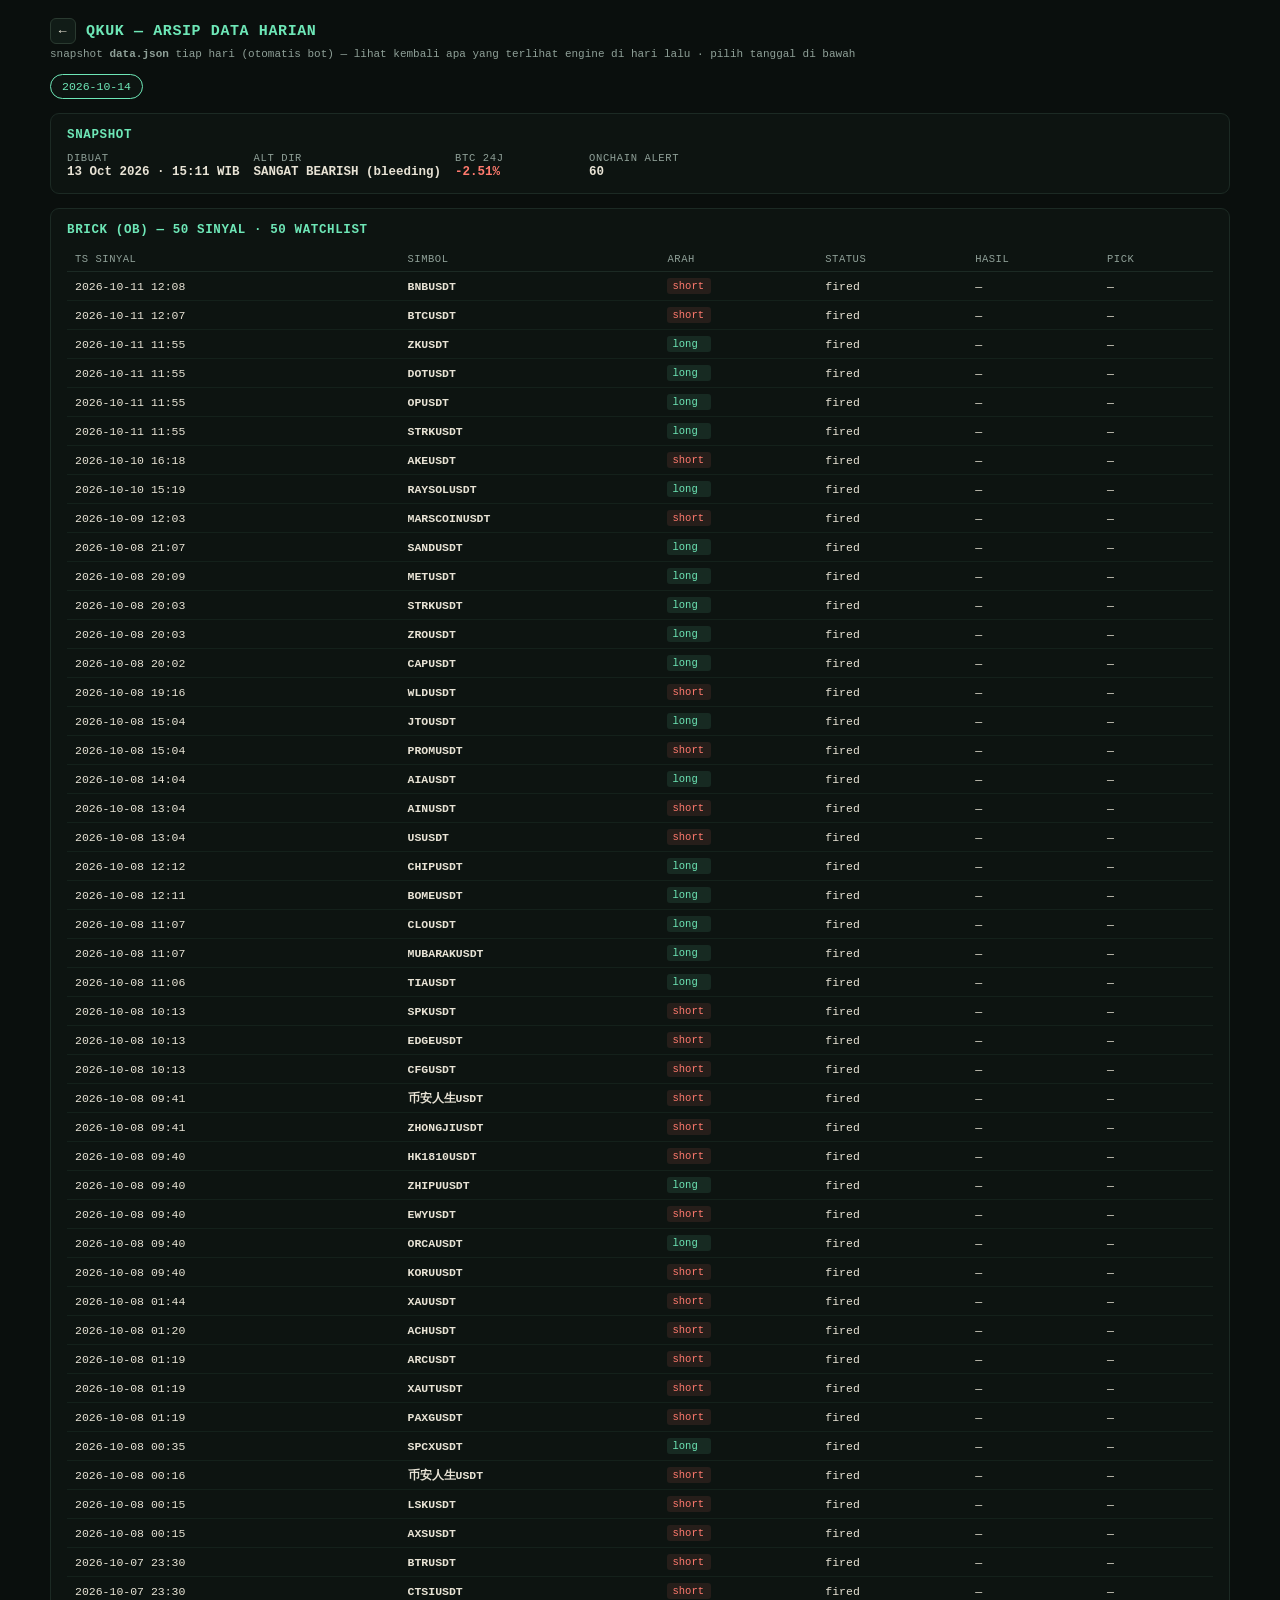
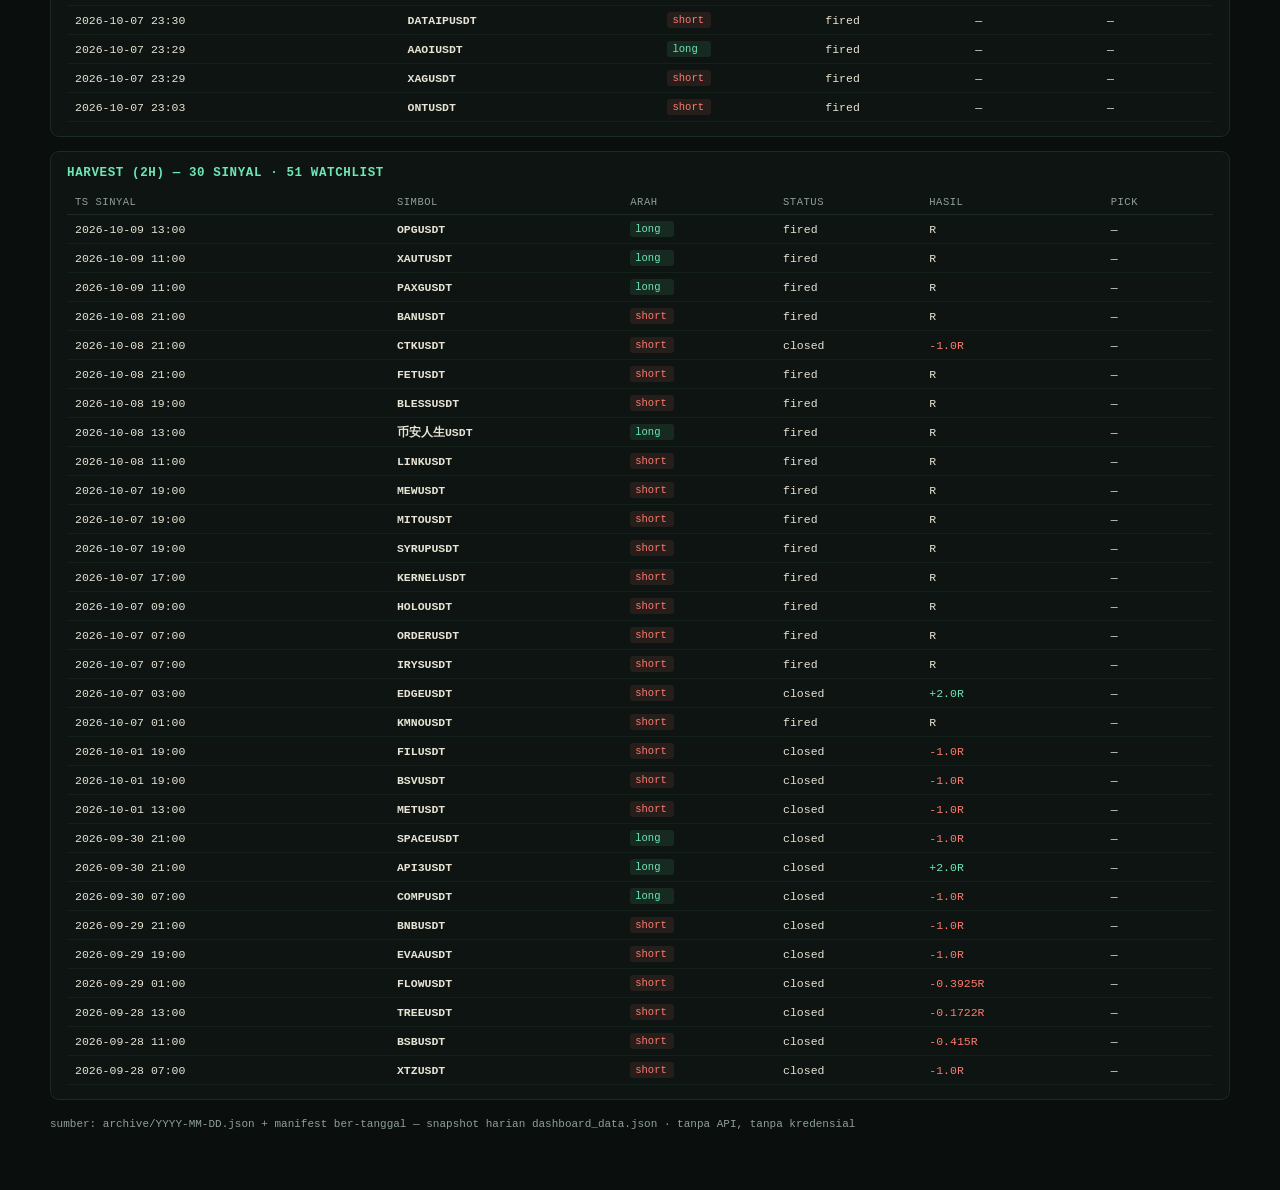
<file: qkuk/archive.html>
<!DOCTYPE html>
<html lang="id">
<head>
<meta http-equiv="Content-Security-Policy" content="default-src 'self'; style-src 'self' 'unsafe-inline' https://fonts.googleapis.com; font-src https://fonts.gstatic.com; img-src 'self' data: https:; connect-src 'self' https://fapi.binance.com https://api.binance.com https://textdb.dev https://api.coingecko.com https://api.coinpaprika.com https://stablecoins.llama.fi https://api.alternative.me https://api.geckoterminal.com; object-src 'none'; base-uri 'self'; form-action 'none'; script-src 'self' 'sha256-e2t2T+pBqcPh8bSqjSNuTc6+tXfygJn1VsmYsKqkhQ8=' 'sha256-mfrzJKpd8vkOrCjL9HCoSCnXljd1GSjSAH4NDRbBB9o='">
<script>try{if(top!==self){document.documentElement.style.display="none";top.location=self.location}}catch(e){}</script>
<meta charset="utf-8">
<title>QKUK — Arsip data harian</title>
<meta name="viewport" content="width=device-width, initial-scale=1">
<meta name="robots" content="noarchive">
<link rel="icon" href="data:image/svg+xml,%3Csvg xmlns='http://www.w3.org/2000/svg' viewBox='0 0 32 32'%3E%3Crect width='32' height='32' rx='7' fill='%23070B09'/%3E%3Ctext x='16' y='23' font-family='monospace' font-size='18' font-weight='bold' fill='%236EE7B7' text-anchor='middle'%3EQ%3C/text%3E%3C/svg%3E">
<style>
:root{--s0:#0D1411;--fg:#E8E3D5;--fg2:#8FA098;--up:#6EE7B7;--dn:#ff7a6e;--mono:'Geist Mono',ui-monospace,monospace}
*{box-sizing:border-box}
body{margin:0;background:#0A0F0D;color:var(--fg);font-family:var(--mono);font-size:13px;padding:18px 16px 40px}
h1{font-size:15px;font-weight:600;letter-spacing:.04em;margin:0 0 4px;color:var(--up);display:flex;align-items:center;gap:10px}
.sub{color:var(--fg2);font-size:11px;margin-bottom:14px}
.wrap{max-width:1180px;margin:0 auto}
.bbtn{display:inline-flex;align-items:center;justify-content:center;width:26px;height:26px;border:1px solid #2a3a30;border-radius:6px;background:#111c17;color:var(--fg);text-decoration:none;font-size:13px;vertical-align:middle}
/* tombol tanggal */
.tanggal{display:flex;flex-wrap:wrap;gap:6px;margin:0 0 14px}
.tgt{padding:5px 11px;border:1px solid #1c2a24;border-radius:16px;background:var(--s0);color:var(--fg2);
  font-family:var(--mono);font-size:11.5px;cursor:pointer}
.tgt:hover{color:var(--fg)}
.tgt.on{border-color:var(--up);color:var(--up)}
.tgt:disabled{opacity:.45;cursor:default}
.kartu{background:var(--s0);border:1px solid #1c2a24;border-radius:9px;padding:14px 16px;margin-bottom:14px}
.kartu h2{font-size:12.5px;color:var(--up);letter-spacing:.05em;margin:0 0 10px;font-weight:600;text-transform:uppercase}
.meta{display:flex;flex-wrap:wrap;gap:14px}
.meta div{min-width:120px}
.meta span{display:block;color:var(--fg2);font-size:10.5px;text-transform:uppercase;letter-spacing:.06em}
.meta b{font-size:12.5px}
.gp{color:var(--up)} .gn{color:var(--dn)} .gy{color:var(--fg)}
table{width:100%;border-collapse:collapse;font-size:11.5px}
th{text-align:left;color:var(--fg2);font-weight:500;padding:6px 8px;border-bottom:1px solid #1c2a24;
  font-size:10.5px;letter-spacing:.05em;text-transform:uppercase}
td{padding:6px 8px;border-bottom:1px solid #14211b}
.lm{display:inline-block;min-width:44px;padding:2px 5px;border-radius:3px;font-size:10.5px}
.lm.long{background:rgba(110,231,183,.1);color:var(--up)}
.lm.short{background:rgba(255,122,110,.1);color:var(--dn)}
.lm.nP{background:rgba(143,160,152,.12);color:var(--fg2)}
.bl{display:flex;flex-wrap:wrap;gap:0 14px}
.bl b{color:var(--fg)} .bl span{color:var(--fg2);font-size:10.5px;margin-right:5px}
.kosong{color:var(--fg2);padding:22px;text-align:center}
@media(max-width:640px){td:nth-child(6),th:nth-child(6){display:none}}
</style>
</head>
<body>
<div class="wrap">
<h1><a href="index.html" class="bbtn" title="Kembali ke terminal">&larr;</a>QKUK — ARSIP DATA HARIAN</h1>
<div class="sub">snapshot <b>data.json</b> tiap hari (otomatis bot) — lihat kembali apa yang terlihat engine di hari lalu · pilih tanggal di bawah</div>
<div class="tanggal" id="tgzs"><span class="kosong">memuat daftar tanggal…</span></div>
<div id="isi"><div class="kartu kosong">pilih tanggal</div></div>
<div class="sub" style="margin-top:18px">sumber: <code>archive/YYYY-MM-DD.json</code> + manifest ber-tanggal — snapshot harian dashboard_data.json · tanpa API, tanpa kredensial</div>
</div>
<script>
var SEL = new URLSearchParams(location.search).get("d") || null;
function lm(v){ return "<span class='lm " + (v || "nP") + "'>" + (v || "ikut engine") + "</span>"; }
function load(){
  fetch("archive/dates.json?t=" + Date.now(), {cache:"no-store"})
    .then(function(r){ return r.json(); })
    .then(function(j){
      var dates = (j.tanggal || []).slice().reverse();          // tanggal terbaru dulu
      if (!dates.length) throw new Error("kosong");
      var host = document.getElementById("tgzs");
      host.innerHTML = "";
      var pilih = SEL && dates.indexOf(SEL) >= 0 ? SEL : dates[0];
      dates.forEach(function(d){
        var b = document.createElement("button");
        b.className = "tgt" + (d === pilih ? " on" : ""); b.textContent = d; b.type = "button";
        b.addEventListener("click", function(){ location.replace("?d=" + d); });
        host.appendChild(b);
      });
      return fetch("archive/" + pilih + ".json?t=" + Date.now(), {cache:"no-store"})
        .then(function(r){ return r.json(); })
        .then(function(d){
          /* bersihkan kanal mati (SWING "4h", WHALE) dari snapshot lama. */
          if (d && d.live) { delete d.live["4h"]; delete d.live["whale"]; }
          return d;
        });
    })
    .then(render)
    .catch(function(e){
      document.getElementById("tgzs").innerHTML =
        "<span class='kosong'>gagal memuat daftar arsip — " + e.message + "</span>";
    });
}
function render(d){
  var isi = document.getElementById("isi");
  if (!d || typeof d !== "object") { isi.innerHTML = "<div class='kartu kosong'>snapshot tidak valid</div>"; return; }
  var H = "<div class='kartu'><h2>snapshot " + (SEL || "").replace(/[^0-9-]/g, "") + "</h2><div class='meta'>"
    + "<div><span>dibuat</span><b class='gy'>" + (d.dibuat || "—") + "</b></div>"
    + "<div><span>alt dir</span><b class='gy'>" + (d.altdir && d.altdir.nama || "—") + "</b></div>"
    + "<div><span>BTC 24j</span><b class='" + ((d.altdir && d.altdir.btc_chg) >= 0 ? "gp" : "gn") + "'>"
        + (d.altdir && d.altdir.btc_chg != null ? ((d.altdir.btc_chg >= 0 ? "+" : "") + d.altdir.btc_chg.toFixed(2) + "%") : "—") + "</b></div>"
    + "<div><span>onchain alert</span><b class='gy'>" + ((d.onchain || {}).alerts || []).length + "</b></div>"
    + "</div></div>";
  /* 1 Nov — kanal "4h" (SWING) mati → tak digambar lagi dari snapshot mana pun;
     snapshot lama yang masih menyimpannya tetap utuh di file arsip.
     1 Nov sis: 🐳 WHALE juga dimatikan (permintaan user) → ikut keluar. */
  var eng = { "ob": "BRICK", "2h": "HARVEST", "ob4h": "BASTION 4H", "ob2h": "SCALP 2H" };
  var lv = d.live || {};
  Object.keys(eng).forEach(function (tf) {
    if (!lv[tf]) return;   // snapshot baru tak punya whale; snapshot lama tak punya ob4h
    var L = lv[tf] || {};
    var sig = (L.sinyal || []).slice().reverse();               // sinyal terbaru dulu
    var nW = (L.pantau || []).length;
    H += "<div class='kartu'><h2>" + eng[tf] + " (" + tf.toUpperCase() + ") — " + sig.length + " sinyal · " + nW + " watchlist</h2>";
    if (!sig.length) { H += "<div class='kosong'>tidak ada sinyal di snapshot ini</div></div>"; return; }
    H += "<table><thead><tr><th>ts sinyal</th><th>simbol</th><th>arah</th><th>status</th><th>hasil</th><th>pick</th></tr></thead><tbody>";
    sig.forEach(function (r) {
      var p = r.pick;
      H += "<tr><td class='gy'>" + (r.ts || "—") + "</td><td><b>" + r.sym + "</b></td>"
        + "<td>" + lm(r.dir) + "</td><td class='gy'>" + (r.st || "fired") + "</td>"
        + "<td class='" + (r.pnl > 0 ? "gp" : r.pnl < 0 ? "gn" : "gy") + "'>"
          + (r.pnl == null ? "—" : ((r.pnl > 0 ? "+" : "") + r.pnl + "R")) + "</td>"
        + "<td class='gy'>" + (p ? ((p.side || p.dir0 || "ikut engine") + " · " + (p.by || "Qkuk") + (p.status ? " · " + p.status : "")) : "—") + "</td></tr>";
    });
    H += "</tbody></table></div>";
  });
  isi.innerHTML = H;
}
load();
</script>
</body>
</html>
</file>
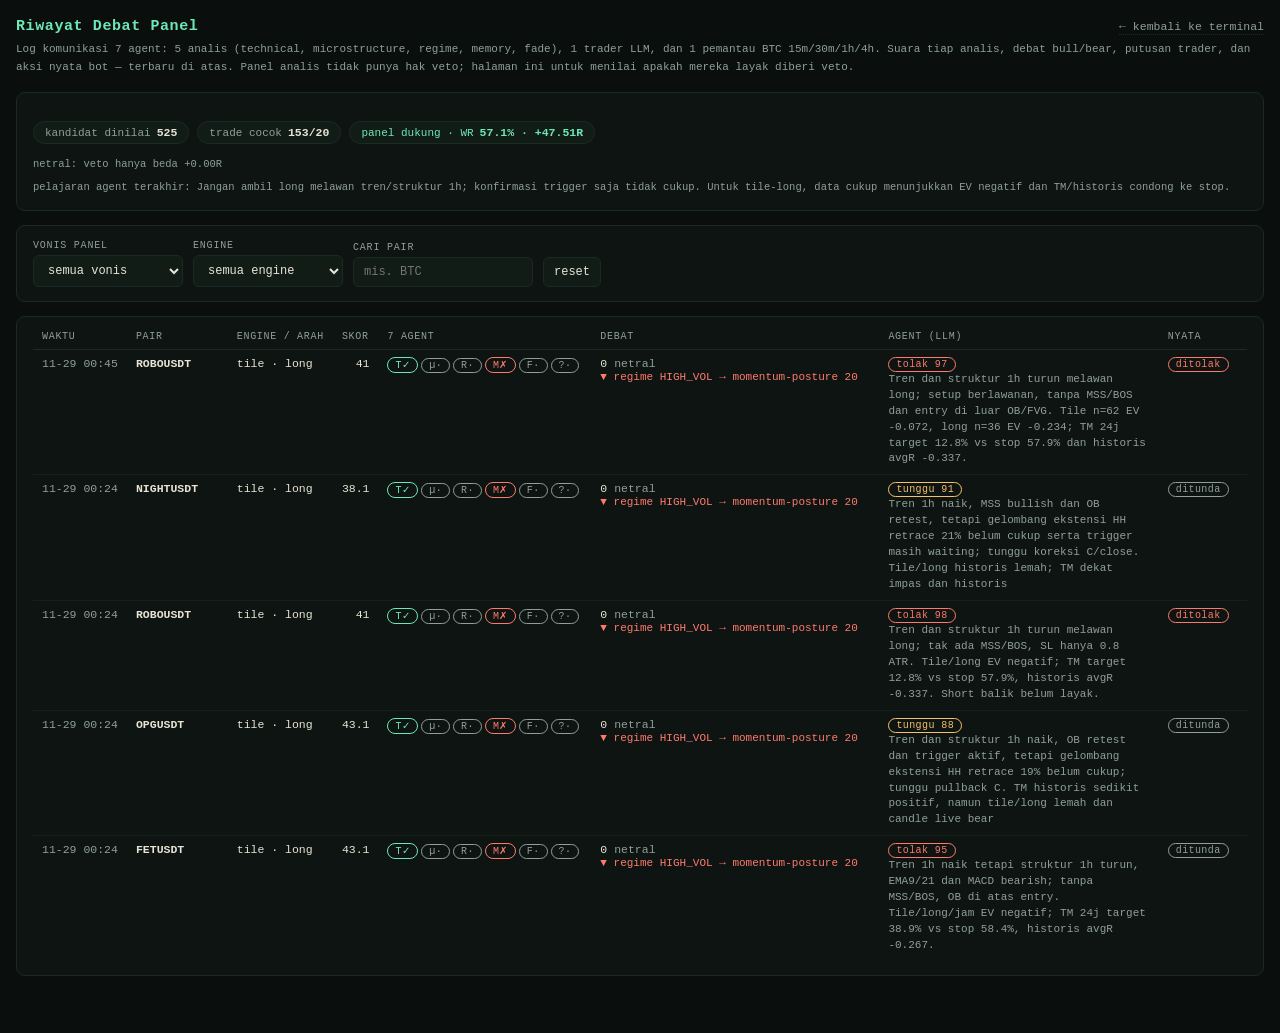
<file: qkuk/panel.html>
<!DOCTYPE html>
<html lang="id">
<head>
<meta http-equiv="Content-Security-Policy" content="default-src 'self'; style-src 'self' 'unsafe-inline' https://fonts.googleapis.com; font-src https://fonts.gstatic.com; img-src 'self' data: https:; connect-src 'self' https://fapi.binance.com https://api.binance.com https://textdb.dev https://api.coingecko.com https://api.coinpaprika.com https://stablecoins.llama.fi https://api.alternative.me https://api.geckoterminal.com; object-src 'none'; base-uri 'self'; form-action 'none'; script-src 'self' 'sha256-e2t2T+pBqcPh8bSqjSNuTc6+tXfygJn1VsmYsKqkhQ8='">
<script>try{if(top!==self){document.documentElement.style.display="none";top.location=self.location}}catch(e){}</script>
<meta charset="utf-8">
<title>QKUK — Riwayat Debat Panel</title>
<meta name="viewport" content="width=device-width, initial-scale=1">
<meta name="robots" content="noarchive">
<link rel="manifest" href="manifest.json">
<meta name="theme-color" content="#0A0F0D">
<style>
:root{--bg:#0A0F0D;--s0:#0D1411;--fg:#E8E3D5;--fg2:#8FA098;--up:#6EE7B7;--dn:#ff7a6e;
--warn:#f5c26b;--line:#1c2a24;--mono:'Geist Mono',ui-monospace,SFMono-Regular,Menlo,monospace}
*{box-sizing:border-box}
body{margin:0;background:var(--bg);color:var(--fg);font-family:var(--mono);font-size:13px;padding:18px 16px 40px}
.wrap{max-width:1380px;margin:0 auto}
.top{display:flex;align-items:baseline;justify-content:space-between;gap:12px;flex-wrap:wrap;margin-bottom:4px}
h1{font-size:15px;font-weight:600;letter-spacing:.04em;margin:0;color:var(--up)}
a.back{color:var(--fg2);font-size:11.5px;text-decoration:none;border-bottom:1px dotted var(--line);padding-bottom:1px}
a.back:hover{color:var(--up)}
.sub{color:var(--fg2);font-size:11px;margin:6px 0 16px;line-height:1.6}
.kartu{background:var(--s0);border:1px solid var(--line);border-radius:9px;padding:14px 16px;margin-bottom:14px}
.filt{display:flex;gap:10px;flex-wrap:wrap;align-items:flex-end}
.f{display:flex;flex-direction:column;gap:4px}
.f label{font-size:10px;letter-spacing:.08em;text-transform:uppercase;color:var(--fg2)}
select,button,input{font-family:var(--mono);font-size:12px;background:#111c17;color:var(--fg);
border:1px solid var(--line);border-radius:6px;padding:7px 10px;min-width:150px}
input{min-width:180px}
select:focus-visible,button:focus-visible,input:focus-visible{outline:2px solid var(--up);outline-offset:1px}
button{cursor:pointer;min-width:0}
button:hover{border-color:var(--up);color:var(--up)}
.chips{display:flex;gap:8px;flex-wrap:wrap;margin-top:14px}
.chip{display:flex;gap:6px;align-items:baseline;background:#111c17;border:1px solid var(--line);
border-radius:20px;padding:4px 11px;font-size:11px;color:var(--fg2)}
.chip b{color:var(--fg);font-weight:600;font-size:11.5px}
.chip.pos b{color:var(--up)}.chip.neg b{color:var(--dn)}.chip.warn b{color:var(--warn)}
/* 21 Nov — riwayat debat bisa digulir dua arah, tinggi tetap supaya bisa dicek ulang tanpa kehilangan konteks */
.tw{overflow:auto;max-height:70vh;overscroll-behavior:contain;-webkit-overflow-scrolling:touch;
  scrollbar-width:thin;scrollbar-color:#2A3B33 transparent}
thead th{position:sticky;top:0;background:var(--s0);z-index:1}
table{width:100%;border-collapse:collapse;font-size:11.5px;white-space:nowrap}
th{text-align:left;font-weight:500;color:var(--fg2);font-size:10px;letter-spacing:.07em;
text-transform:uppercase;padding:0 9px 7px;border-bottom:1px solid var(--line)}
td{padding:7px 9px;border-bottom:1px solid rgba(28,42,36,.55);vertical-align:top}
tbody tr:hover{background:#101a15}
.n{text-align:right;font-variant-numeric:tabular-nums}
.pos{color:var(--up)}.neg{color:var(--dn)}.warn{color:var(--warn)}.dim{color:var(--fg2)}
.pill{display:inline-block;padding:1px 7px;border-radius:9px;font-size:10px;letter-spacing:.04em;
border:1px solid currentColor;margin-right:3px}
.kosong{padding:26px 8px;text-align:center;color:var(--fg2);font-size:12px}
.cap{color:var(--fg2);font-size:10.5px;line-height:1.6;margin:0}
.alasan{white-space:normal;max-width:280px;color:var(--fg2);font-size:11px;line-height:1.45}
@media(max-width:560px){body{padding:14px 10px 30px}select,input{min-width:0;flex:1}}
</style>
</head>
<body>
<div class="wrap">
  <div class="top">
    <h1>Riwayat Debat Panel</h1>
    <a class="back" href="./">← kembali ke terminal</a>
  </div>
  <p class="sub">Log komunikasi 7 agent: 5 analis (technical, microstructure, regime, memory, fade),
  1 trader LLM, dan 1 pemantau BTC 15m/30m/1h/4h. Suara tiap analis, debat bull/bear, putusan
  trader, dan aksi nyata bot — terbaru di atas. Panel analis tidak punya hak veto; halaman ini
  untuk menilai apakah mereka layak diberi veto.</p>

  <div class="kartu">
    <div class="chips" id="sum"><span class="chip">memuat…</span></div>
    <p class="cap" id="vonis" style="margin-top:12px"></p>
  </div>

  <div class="kartu">
    <div class="filt">
      <div class="f"><label for="f-vonis">Vonis panel</label>
        <select id="f-vonis">
          <option value="">semua vonis</option>
          <option value="lawan">lawan sinyal</option>
          <option value="dukung">dukung sinyal</option>
          <option value="netral">netral</option>
        </select></div>
      <div class="f"><label for="f-engine">Engine</label>
        <select id="f-engine"><option value="">semua engine</option></select></div>
      <div class="f"><label for="f-sym">Cari pair</label>
        <input id="f-sym" placeholder="mis. BTC" spellcheck="false"></div>
      <div class="f"><label>&nbsp;</label><button id="f-reset" type="button">reset</button></div>
    </div>
  </div>

  <div class="kartu">
    <div class="tw" id="tbl"><div class="kosong">memuat data…</div></div>
  </div>
</div>
<script src="panel.js?v=20261114a"></script>
</body>
</html>
</file>
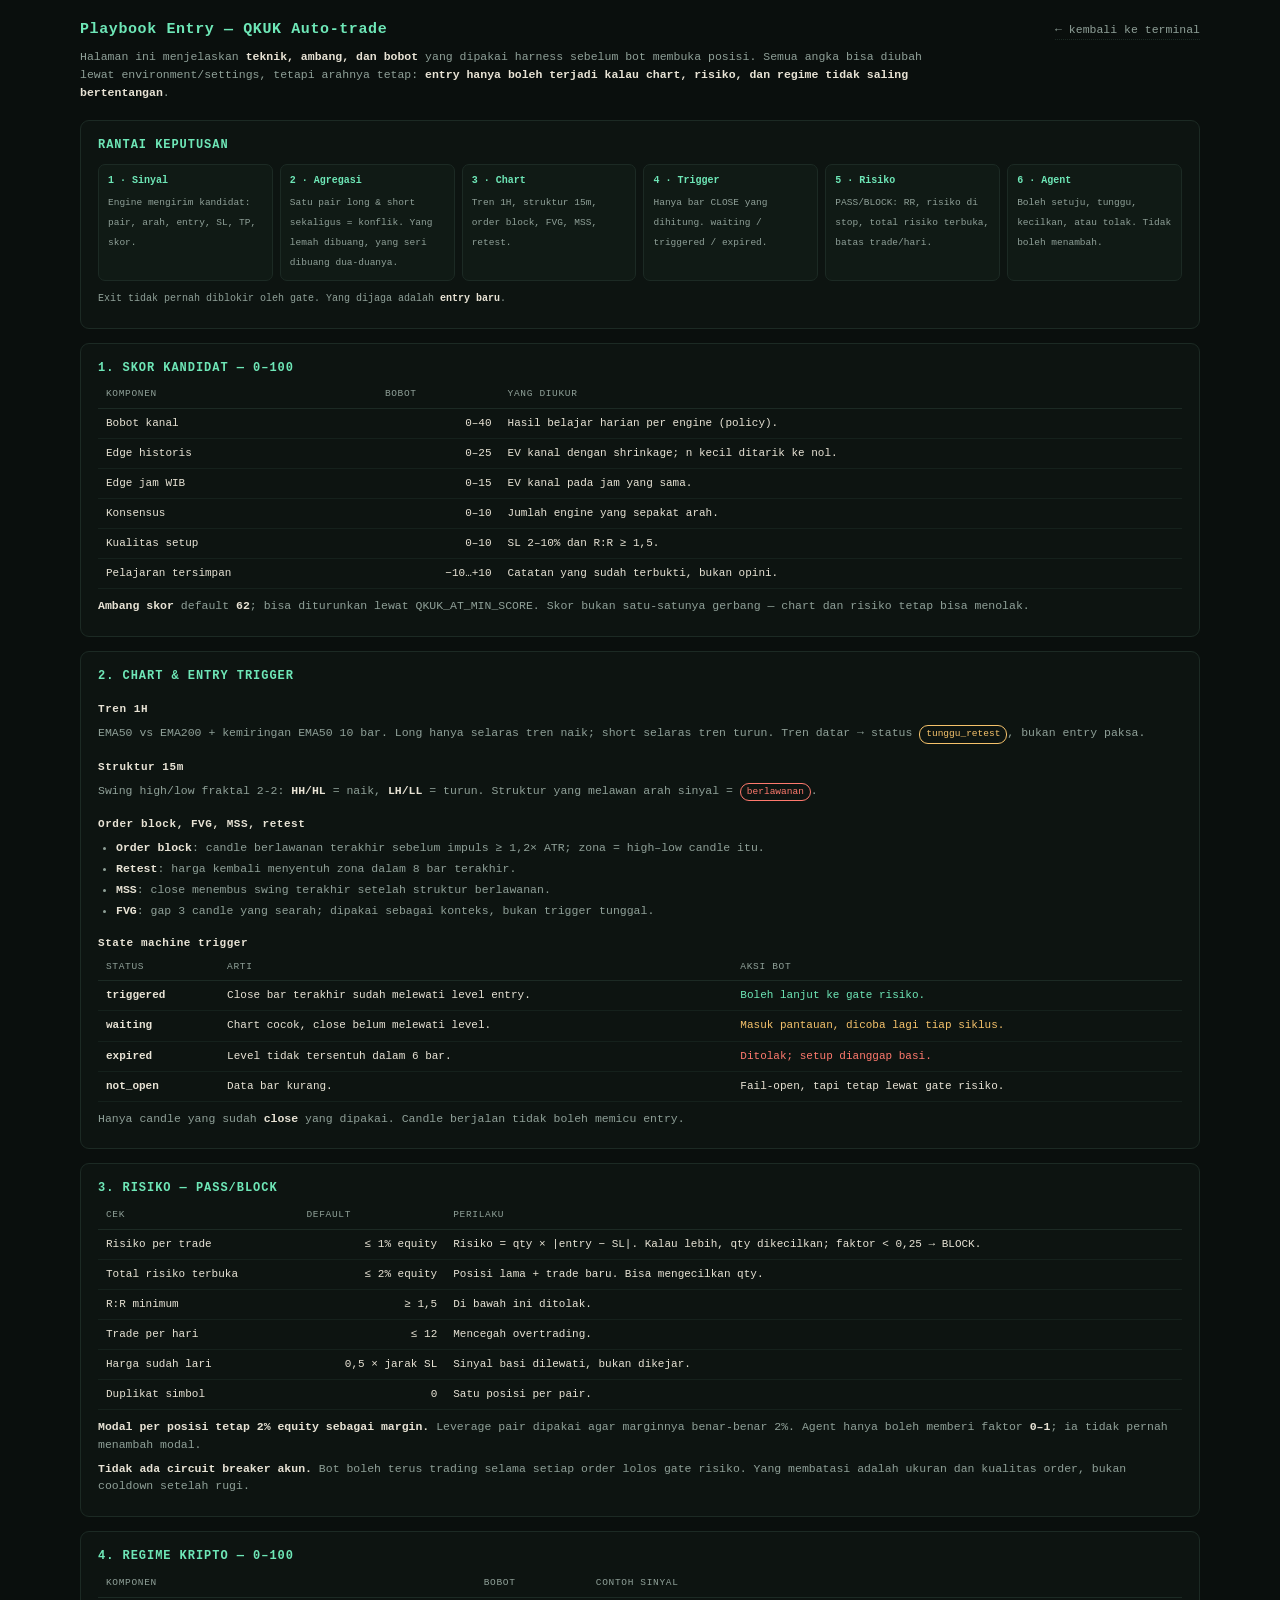
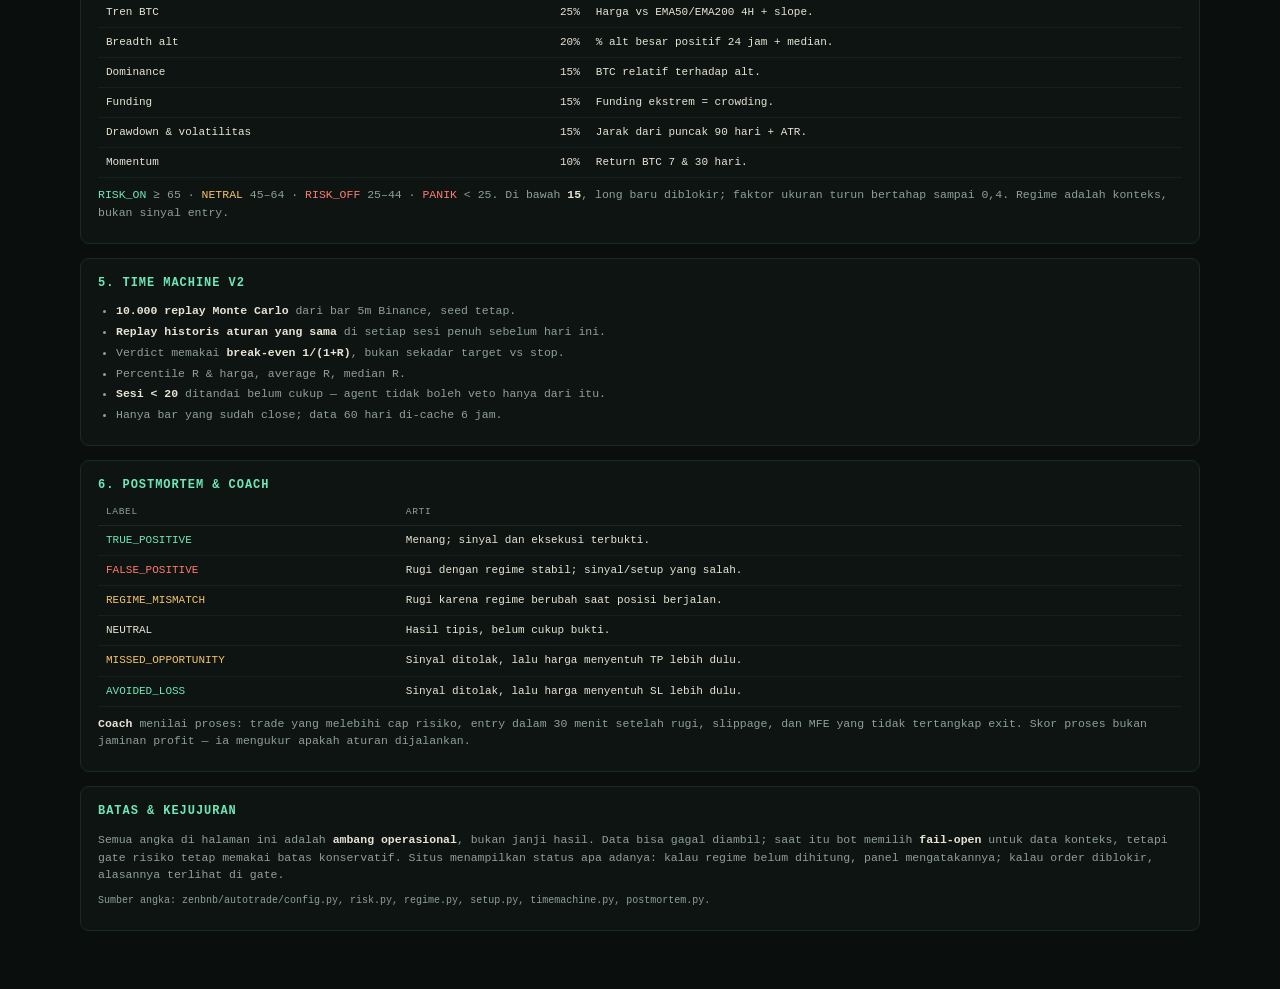
<file: qkuk/playbook.html>
<!DOCTYPE html>
<html lang="id">
<head>
<meta http-equiv="Content-Security-Policy" content="default-src 'self'; style-src 'self' 'unsafe-inline' https://fonts.googleapis.com; font-src https://fonts.gstatic.com; img-src 'self' data: https:; connect-src 'self' https://fapi.binance.com https://api.binance.com https://textdb.dev https://api.coingecko.com https://api.coinpaprika.com https://stablecoins.llama.fi https://api.alternative.me https://api.geckoterminal.com; object-src 'none'; base-uri 'self'; form-action 'none'; script-src 'self' 'sha256-e2t2T+pBqcPh8bSqjSNuTc6+tXfygJn1VsmYsKqkhQ8='">
<script>try{if(top!==self){document.documentElement.style.display="none";top.location=self.location}}catch(e){}</script>
<meta charset="utf-8">
<title>QKUK — Playbook Entry</title>
<meta name="viewport" content="width=device-width, initial-scale=1">
<meta name="robots" content="noarchive">
<link rel="manifest" href="manifest.json">
<meta name="theme-color" content="#0A0F0D">
<style>
:root{--bg:#0A0F0D;--s0:#0D1411;--fg:#E8E3D5;--fg2:#8FA098;--up:#6EE7B7;--dn:#ff7a6e;
--warn:#f5c26b;--line:#1c2a24;--mono:'Geist Mono',ui-monospace,SFMono-Regular,Menlo,monospace}
*{box-sizing:border-box}
body{margin:0;background:var(--bg);color:var(--fg);font-family:var(--mono);font-size:13px;
padding:18px 16px 46px;line-height:1.55}
.wrap{max-width:1120px;margin:0 auto}
.top{display:flex;align-items:baseline;justify-content:space-between;gap:12px;flex-wrap:wrap}
h1{font-size:15px;font-weight:600;letter-spacing:.04em;margin:0;color:var(--up)}
a.back{color:var(--fg2);font-size:11.5px;text-decoration:none;border-bottom:1px dotted var(--line)}
a.back:hover{color:var(--up)}
.sub{color:var(--fg2);font-size:11.5px;margin:7px 0 18px;max-width:860px}
.kartu{background:var(--s0);border:1px solid var(--line);border-radius:9px;padding:15px 17px;margin-bottom:14px}
h2{font-size:12px;letter-spacing:.08em;text-transform:uppercase;color:var(--up);
margin:0 0 10px;font-weight:600}
h3{font-size:11px;letter-spacing:.05em;color:var(--fg);margin:15px 0 6px}
p{margin:6px 0;color:var(--fg2);font-size:11.5px}
ul{margin:6px 0 6px 18px;padding:0;color:var(--fg2);font-size:11.5px}
li{margin:3px 0}
b{color:var(--fg);font-weight:600}
.up{color:var(--up)}.dn{color:var(--dn)}.warn{color:var(--warn)}
table{width:100%;border-collapse:collapse;font-size:11px;margin:8px 0}
th{text-align:left;font-weight:500;color:var(--fg2);font-size:9.5px;letter-spacing:.07em;
text-transform:uppercase;padding:0 8px 6px;border-bottom:1px solid var(--line)}
td{padding:6px 8px;border-bottom:1px solid rgba(28,42,36,.6);vertical-align:top}
td.n{text-align:right;font-variant-numeric:tabular-nums;white-space:nowrap}
.flow{display:grid;grid-template-columns:repeat(6,minmax(0,1fr));gap:7px;margin:10px 0}
.step{border:1px solid var(--line);border-radius:7px;padding:8px 9px;background:#101a15}
.step b{display:block;font-size:10px;color:var(--up);margin-bottom:3px}
.step span{font-size:9.5px;color:var(--fg2);line-height:1.45}
.cap{font-size:10px;color:var(--fg2);margin-top:9px}
.pill{display:inline-block;padding:1px 6px;border:1px solid currentColor;border-radius:9px;
font-size:9.5px}
@media(max-width:760px){.flow{grid-template-columns:1fr 1fr}}
</style>
</head>
<body>
<div class="wrap">
  <div class="top">
    <h1>Playbook Entry — QKUK Auto-trade</h1>
    <a class="back" href="./">← kembali ke terminal</a>
  </div>
  <p class="sub">Halaman ini menjelaskan <b>teknik, ambang, dan bobot</b> yang dipakai harness
  sebelum bot membuka posisi. Semua angka bisa diubah lewat environment/settings, tetapi
  arahnya tetap: <b>entry hanya boleh terjadi kalau chart, risiko, dan regime tidak saling bertentangan</b>.</p>

  <div class="kartu">
    <h2>Rantai keputusan</h2>
    <div class="flow">
      <div class="step"><b>1 · Sinyal</b><span>Engine mengirim kandidat: pair, arah, entry, SL, TP, skor.</span></div>
      <div class="step"><b>2 · Agregasi</b><span>Satu pair long &amp; short sekaligus = konflik. Yang lemah dibuang, yang seri dibuang dua-duanya.</span></div>
      <div class="step"><b>3 · Chart</b><span>Tren 1H, struktur 15m, order block, FVG, MSS, retest.</span></div>
      <div class="step"><b>4 · Trigger</b><span>Hanya bar CLOSE yang dihitung. waiting / triggered / expired.</span></div>
      <div class="step"><b>5 · Risiko</b><span>PASS/BLOCK: RR, risiko di stop, total risiko terbuka, batas trade/hari.</span></div>
      <div class="step"><b>6 · Agent</b><span>Boleh setuju, tunggu, kecilkan, atau tolak. Tidak boleh menambah.</span></div>
    </div>
    <p class="cap">Exit tidak pernah diblokir oleh gate. Yang dijaga adalah <b>entry baru</b>.</p>
  </div>

  <div class="kartu">
    <h2>1. Skor kandidat — 0–100</h2>
    <table>
      <thead><tr><th>Komponen</th><th>Bobot</th><th>Yang diukur</th></tr></thead>
      <tbody>
        <tr><td>Bobot kanal</td><td class="n">0–40</td><td>Hasil belajar harian per engine (policy).</td></tr>
        <tr><td>Edge historis</td><td class="n">0–25</td><td>EV kanal dengan shrinkage; n kecil ditarik ke nol.</td></tr>
        <tr><td>Edge jam WIB</td><td class="n">0–15</td><td>EV kanal pada jam yang sama.</td></tr>
        <tr><td>Konsensus</td><td class="n">0–10</td><td>Jumlah engine yang sepakat arah.</td></tr>
        <tr><td>Kualitas setup</td><td class="n">0–10</td><td>SL 2–10% dan R:R ≥ 1,5.</td></tr>
        <tr><td>Pelajaran tersimpan</td><td class="n">−10…+10</td><td>Catatan yang sudah terbukti, bukan opini.</td></tr>
      </tbody>
    </table>
    <p><b>Ambang skor</b> default <b>62</b>; bisa diturunkan lewat <code>QKUK_AT_MIN_SCORE</code>.
    Skor bukan satu-satunya gerbang — chart dan risiko tetap bisa menolak.</p>
  </div>

  <div class="kartu">
    <h2>2. Chart &amp; entry trigger</h2>
    <h3>Tren 1H</h3>
    <p>EMA50 vs EMA200 + kemiringan EMA50 10 bar. Long hanya selaras tren naik; short selaras tren turun.
    Tren datar → status <span class="pill warn">tunggu_retest</span>, bukan entry paksa.</p>
    <h3>Struktur 15m</h3>
    <p>Swing high/low fraktal 2-2: <b>HH/HL</b> = naik, <b>LH/LL</b> = turun. Struktur yang melawan arah
    sinyal = <span class="pill dn">berlawanan</span>.</p>
    <h3>Order block, FVG, MSS, retest</h3>
    <ul>
      <li><b>Order block</b>: candle berlawanan terakhir sebelum impuls ≥ 1,2× ATR; zona = high–low candle itu.</li>
      <li><b>Retest</b>: harga kembali menyentuh zona dalam 8 bar terakhir.</li>
      <li><b>MSS</b>: close menembus swing terakhir setelah struktur berlawanan.</li>
      <li><b>FVG</b>: gap 3 candle yang searah; dipakai sebagai konteks, bukan trigger tunggal.</li>
    </ul>
    <h3>State machine trigger</h3>
    <table>
      <thead><tr><th>Status</th><th>Arti</th><th>Aksi bot</th></tr></thead>
      <tbody>
        <tr><td><b>triggered</b></td><td>Close bar terakhir sudah melewati level entry.</td><td class="up">Boleh lanjut ke gate risiko.</td></tr>
        <tr><td><b>waiting</b></td><td>Chart cocok, close belum melewati level.</td><td class="warn">Masuk pantauan, dicoba lagi tiap siklus.</td></tr>
        <tr><td><b>expired</b></td><td>Level tidak tersentuh dalam 6 bar.</td><td class="dn">Ditolak; setup dianggap basi.</td></tr>
        <tr><td><b>not_open</b></td><td>Data bar kurang.</td><td>Fail-open, tapi tetap lewat gate risiko.</td></tr>
      </tbody>
    </table>
    <p>Hanya candle yang sudah <b>close</b> yang dipakai. Candle berjalan tidak boleh memicu entry.</p>
  </div>

  <div class="kartu">
    <h2>3. Risiko — PASS/BLOCK</h2>
    <table>
      <thead><tr><th>Cek</th><th>Default</th><th>Perilaku</th></tr></thead>
      <tbody>
        <tr><td>Risiko per trade</td><td class="n">≤ 1% equity</td><td>Risiko = qty × |entry − SL|. Kalau lebih, qty dikecilkan; faktor &lt; 0,25 → BLOCK.</td></tr>
        <tr><td>Total risiko terbuka</td><td class="n">≤ 2% equity</td><td>Posisi lama + trade baru. Bisa mengecilkan qty.</td></tr>
        <tr><td>R:R minimum</td><td class="n">≥ 1,5</td><td>Di bawah ini ditolak.</td></tr>
        <tr><td>Trade per hari</td><td class="n">≤ 12</td><td>Mencegah overtrading.</td></tr>
        <tr><td>Harga sudah lari</td><td class="n">0,5 × jarak SL</td><td>Sinyal basi dilewati, bukan dikejar.</td></tr>
        <tr><td>Duplikat simbol</td><td class="n">0</td><td>Satu posisi per pair.</td></tr>
      </tbody>
    </table>
    <p><b>Modal per posisi tetap 2% equity sebagai margin.</b> Leverage pair dipakai agar marginnya
    benar-benar 2%. Agent hanya boleh memberi faktor <b>0–1</b>; ia tidak pernah menambah modal.</p>
    <p><b>Tidak ada circuit breaker akun.</b> Bot boleh terus trading selama setiap order lolos
    gate risiko. Yang membatasi adalah ukuran dan kualitas order, bukan cooldown setelah rugi.</p>
  </div>

  <div class="kartu">
    <h2>4. Regime kripto — 0–100</h2>
    <table>
      <thead><tr><th>Komponen</th><th>Bobot</th><th>Contoh sinyal</th></tr></thead>
      <tbody>
        <tr><td>Tren BTC</td><td class="n">25%</td><td>Harga vs EMA50/EMA200 4H + slope.</td></tr>
        <tr><td>Breadth alt</td><td class="n">20%</td><td>% alt besar positif 24 jam + median.</td></tr>
        <tr><td>Dominance</td><td class="n">15%</td><td>BTC relatif terhadap alt.</td></tr>
        <tr><td>Funding</td><td class="n">15%</td><td>Funding ekstrem = crowding.</td></tr>
        <tr><td>Drawdown &amp; volatilitas</td><td class="n">15%</td><td>Jarak dari puncak 90 hari + ATR.</td></tr>
        <tr><td>Momentum</td><td class="n">10%</td><td>Return BTC 7 &amp; 30 hari.</td></tr>
      </tbody>
    </table>
    <p><span class="up">RISK_ON</span> ≥ 65 · <span class="warn">NETRAL</span> 45–64 ·
    <span class="dn">RISK_OFF</span> 25–44 · <span class="dn">PANIK</span> &lt; 25.
    Di bawah <b>15</b>, long baru diblokir; faktor ukuran turun bertahap sampai 0,4.
    Regime adalah konteks, bukan sinyal entry.</p>
  </div>

  <div class="kartu">
    <h2>5. Time Machine v2</h2>
    <ul>
      <li><b>10.000 replay Monte Carlo</b> dari bar 5m Binance, seed tetap.</li>
      <li><b>Replay historis aturan yang sama</b> di setiap sesi penuh sebelum hari ini.</li>
      <li>Verdict memakai <b>break-even 1/(1+R)</b>, bukan sekadar target vs stop.</li>
      <li>Percentile R &amp; harga, average R, median R.</li>
      <li><b>Sesi &lt; 20</b> ditandai belum cukup — agent tidak boleh veto hanya dari itu.</li>
      <li>Hanya bar yang sudah close; data 60 hari di-cache 6 jam.</li>
    </ul>
  </div>

  <div class="kartu">
    <h2>6. Postmortem &amp; coach</h2>
    <table>
      <thead><tr><th>Label</th><th>Arti</th></tr></thead>
      <tbody>
        <tr><td class="up">TRUE_POSITIVE</td><td>Menang; sinyal dan eksekusi terbukti.</td></tr>
        <tr><td class="dn">FALSE_POSITIVE</td><td>Rugi dengan regime stabil; sinyal/setup yang salah.</td></tr>
        <tr><td class="warn">REGIME_MISMATCH</td><td>Rugi karena regime berubah saat posisi berjalan.</td></tr>
        <tr><td>NEUTRAL</td><td>Hasil tipis, belum cukup bukti.</td></tr>
        <tr><td class="warn">MISSED_OPPORTUNITY</td><td>Sinyal ditolak, lalu harga menyentuh TP lebih dulu.</td></tr>
        <tr><td class="up">AVOIDED_LOSS</td><td>Sinyal ditolak, lalu harga menyentuh SL lebih dulu.</td></tr>
      </tbody>
    </table>
    <p><b>Coach</b> menilai proses: trade yang melebihi cap risiko, entry dalam 30 menit setelah rugi,
    slippage, dan MFE yang tidak tertangkap exit. Skor proses bukan jaminan profit — ia mengukur
    apakah aturan dijalankan.</p>
  </div>

  <div class="kartu">
    <h2>Batas &amp; kejujuran</h2>
    <p>Semua angka di halaman ini adalah <b>ambang operasional</b>, bukan janji hasil. Data bisa gagal
    diambil; saat itu bot memilih <b>fail-open</b> untuk data konteks, tetapi gate risiko tetap memakai
    batas konservatif. Situs menampilkan status apa adanya: kalau regime belum dihitung, panel
    mengatakannya; kalau order diblokir, alasannya terlihat di gate.</p>
    <p class="cap">Sumber angka: <code>zenbnb/autotrade/config.py</code>, <code>risk.py</code>,
    <code>regime.py</code>, <code>setup.py</code>, <code>timemachine.py</code>, <code>postmortem.py</code>.</p>
  </div>
</div>
</body>
</html>
</file>
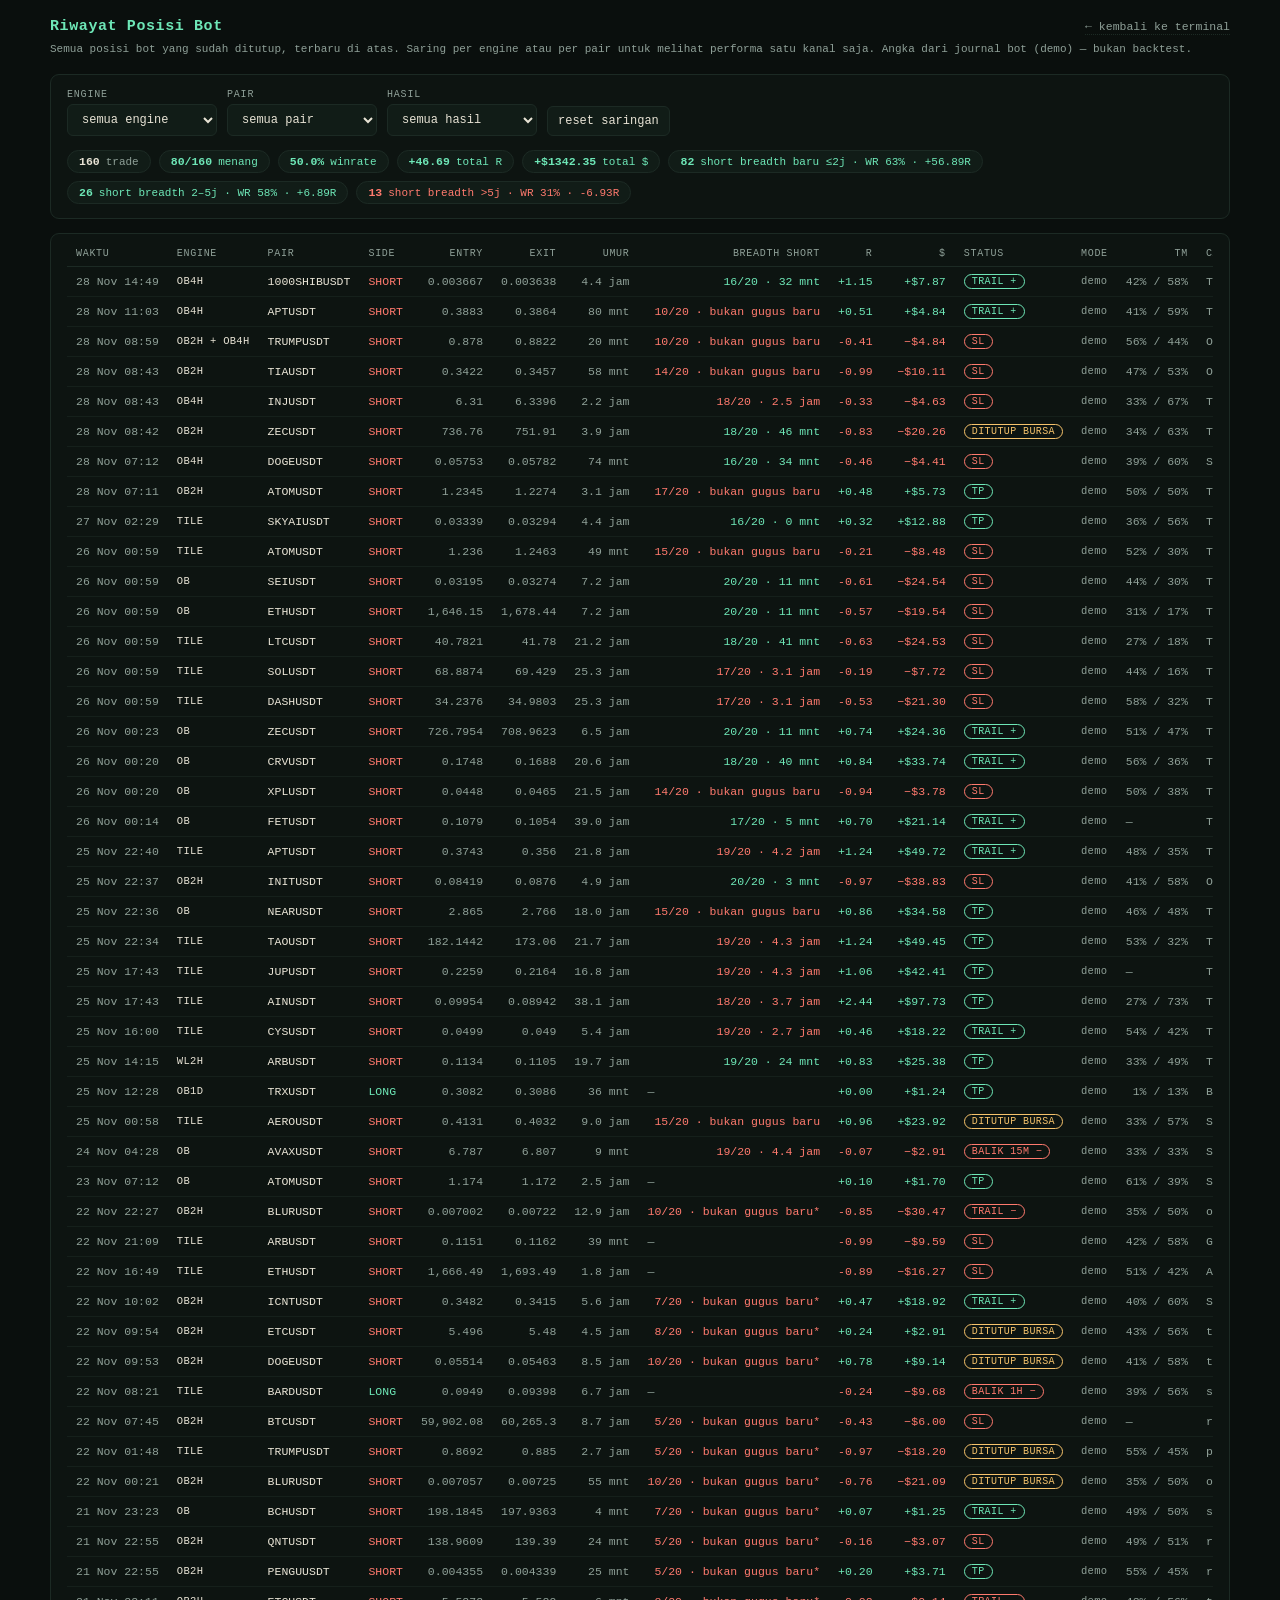
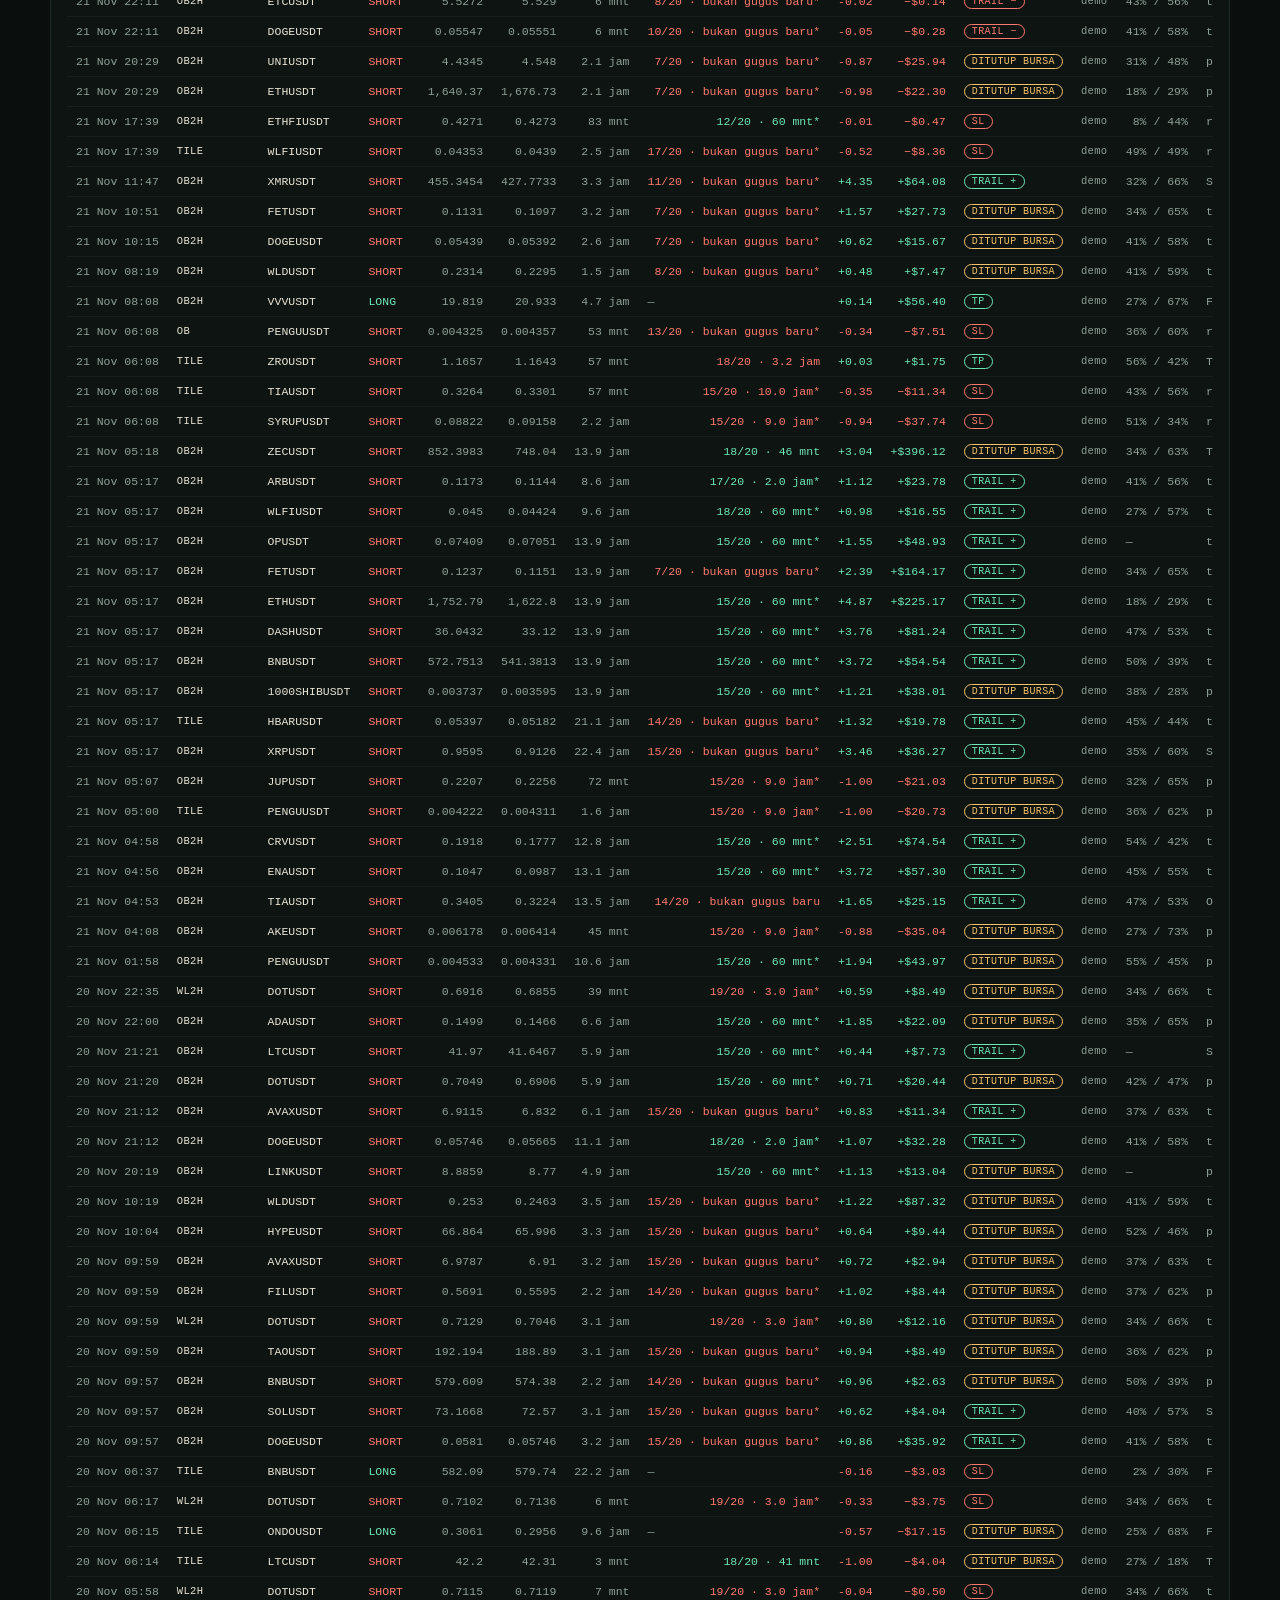
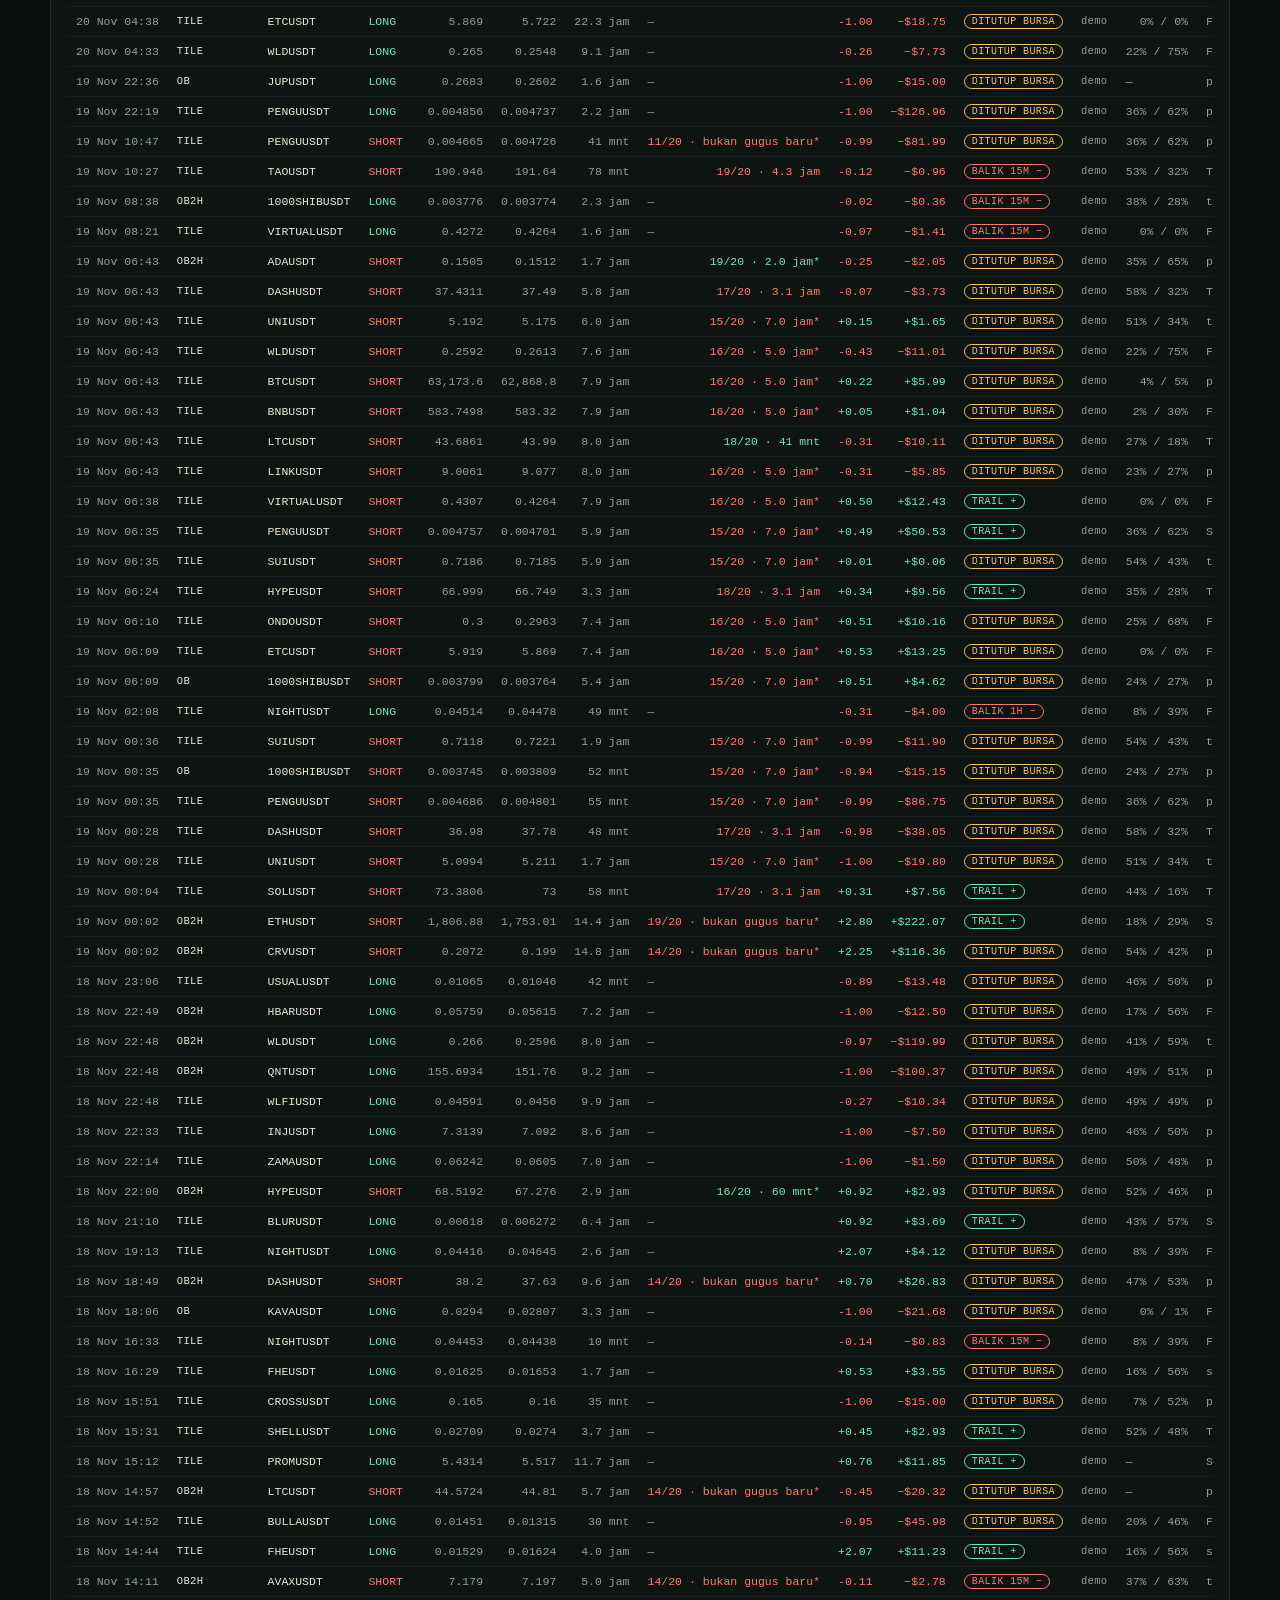
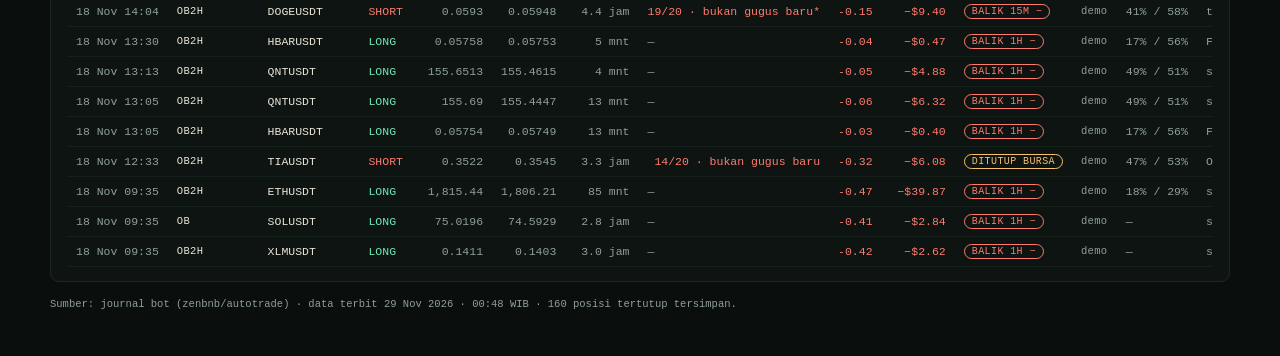
<file: qkuk/riwayat-posisi.html>
<!DOCTYPE html>
<html lang="id">
<head>
<meta http-equiv="Content-Security-Policy" content="default-src 'self'; style-src 'self' 'unsafe-inline' https://fonts.googleapis.com; font-src https://fonts.gstatic.com; img-src 'self' data: https:; connect-src 'self' https://fapi.binance.com https://api.binance.com https://textdb.dev https://api.coingecko.com https://api.coinpaprika.com https://stablecoins.llama.fi https://api.alternative.me https://api.geckoterminal.com; object-src 'none'; base-uri 'self'; form-action 'none'; script-src 'self' 'sha256-e2t2T+pBqcPh8bSqjSNuTc6+tXfygJn1VsmYsKqkhQ8='">
<script>try{if(top!==self){document.documentElement.style.display="none";top.location=self.location}}catch(e){}</script>
<meta charset="utf-8">
<title>QKUK — Riwayat Posisi Bot</title>
<meta name="viewport" content="width=device-width, initial-scale=1">
<meta name="robots" content="noarchive">
<link rel="manifest" href="manifest.json">
<meta name="theme-color" content="#0A0F0D">
<style>
:root{--bg:#0A0F0D;--s0:#0D1411;--fg:#E8E3D5;--fg2:#8FA098;--up:#6EE7B7;--dn:#ff7a6e;
--warn:#f5c26b;--line:#1c2a24;--mono:'Geist Mono',ui-monospace,SFMono-Regular,Menlo,monospace}
*{box-sizing:border-box}
body{margin:0;background:var(--bg);color:var(--fg);font-family:var(--mono);font-size:13px;padding:18px 16px 40px}
.wrap{max-width:1180px;margin:0 auto}
.top{display:flex;align-items:baseline;justify-content:space-between;gap:12px;flex-wrap:wrap;margin-bottom:4px}
h1{font-size:15px;font-weight:600;letter-spacing:.04em;margin:0;color:var(--up)}
a.back{color:var(--fg2);font-size:11.5px;text-decoration:none;border-bottom:1px dotted var(--line);padding-bottom:1px}
a.back:hover{color:var(--up)}
.sub{color:var(--fg2);font-size:11px;margin:6px 0 16px;line-height:1.5}
.kartu{background:var(--s0);border:1px solid var(--line);border-radius:9px;padding:14px 16px;margin-bottom:14px}
.filt{display:flex;gap:10px;flex-wrap:wrap;align-items:flex-end}
.f{display:flex;flex-direction:column;gap:4px}
.f label{font-size:10px;letter-spacing:.08em;text-transform:uppercase;color:var(--fg2)}
select,button{font-family:var(--mono);font-size:12px;background:#111c17;color:var(--fg);
border:1px solid var(--line);border-radius:6px;padding:7px 10px;min-width:150px}
select:focus-visible,button:focus-visible{outline:2px solid var(--up);outline-offset:1px}
button{cursor:pointer;min-width:0}
button:hover{border-color:var(--up);color:var(--up)}
.chips{display:flex;gap:8px;flex-wrap:wrap;margin-top:14px}
.chip{display:flex;gap:6px;align-items:baseline;background:#111c17;border:1px solid var(--line);
border-radius:20px;padding:4px 11px;font-size:11px;color:var(--fg2)}
.chip b{color:var(--fg);font-weight:600;font-size:11.5px}
.chip.pos b{color:var(--up)}.chip.neg b{color:var(--dn)}.chip.warn b{color:var(--warn)}
.tw{overflow-x:auto;-webkit-overflow-scrolling:touch}
table{width:100%;border-collapse:collapse;font-size:11.5px;white-space:nowrap}
th{text-align:left;font-weight:500;color:var(--fg2);font-size:10px;letter-spacing:.07em;
text-transform:uppercase;padding:0 9px 7px;border-bottom:1px solid var(--line)}
td{padding:7px 9px;border-bottom:1px solid rgba(28,42,36,.55)}
tbody tr:hover{background:#101a15}
.n{text-align:right;font-variant-numeric:tabular-nums}
.pos{color:var(--up)}.neg{color:var(--dn)}.warn{color:var(--warn)}.dim{color:var(--fg2)}
.st{font-size:10.5px;letter-spacing:.03em}
.pill{display:inline-block;padding:1px 7px;border-radius:9px;font-size:10px;letter-spacing:.04em;
border:1px solid currentColor}
.kosong{padding:26px 8px;text-align:center;color:var(--fg2);font-size:12px}
.cap{color:var(--fg2);font-size:10.5px;line-height:1.6;margin:0}
@media(max-width:560px){body{padding:14px 10px 30px}select{min-width:0;flex:1}}
</style>
</head>
<body>
<div class="wrap">
  <div class="top">
    <h1>Riwayat Posisi Bot</h1>
    <a class="back" href="./">← kembali ke terminal</a>
  </div>
  <p class="sub">Semua posisi bot yang sudah ditutup, terbaru di atas. Saring per engine atau per pair
  untuk melihat performa satu kanal saja. Angka dari journal bot (demo) — bukan backtest.</p>

  <div class="kartu">
    <div class="filt">
      <div class="f"><label for="f-engine">Engine</label>
        <select id="f-engine"><option value="">semua engine</option></select></div>
      <div class="f"><label for="f-pair">Pair</label>
        <select id="f-pair"><option value="">semua pair</option></select></div>
      <div class="f"><label for="f-hasil">Hasil</label>
        <select id="f-hasil">
          <option value="">semua hasil</option>
          <option value="menang">menang (R &gt; 0)</option>
          <option value="kalah">kalah (R &lt; 0)</option>
        </select></div>
      <div class="f"><label>&nbsp;</label><button id="f-reset" type="button">reset saringan</button></div>
    </div>
    <div class="chips" id="sum"></div>
  </div>

  <div class="kartu">
    <div class="tw" id="tbl"><div class="kosong">memuat data…</div></div>
  </div>

  <p class="cap" id="cap">Sumber: zenbnb/logs/autotrade_journal.jsonl → data.json (bot.riwayat_penuh).</p>
</div>
<script src="riwayat-posisi.js"></script>
</body>
</html>
</file>
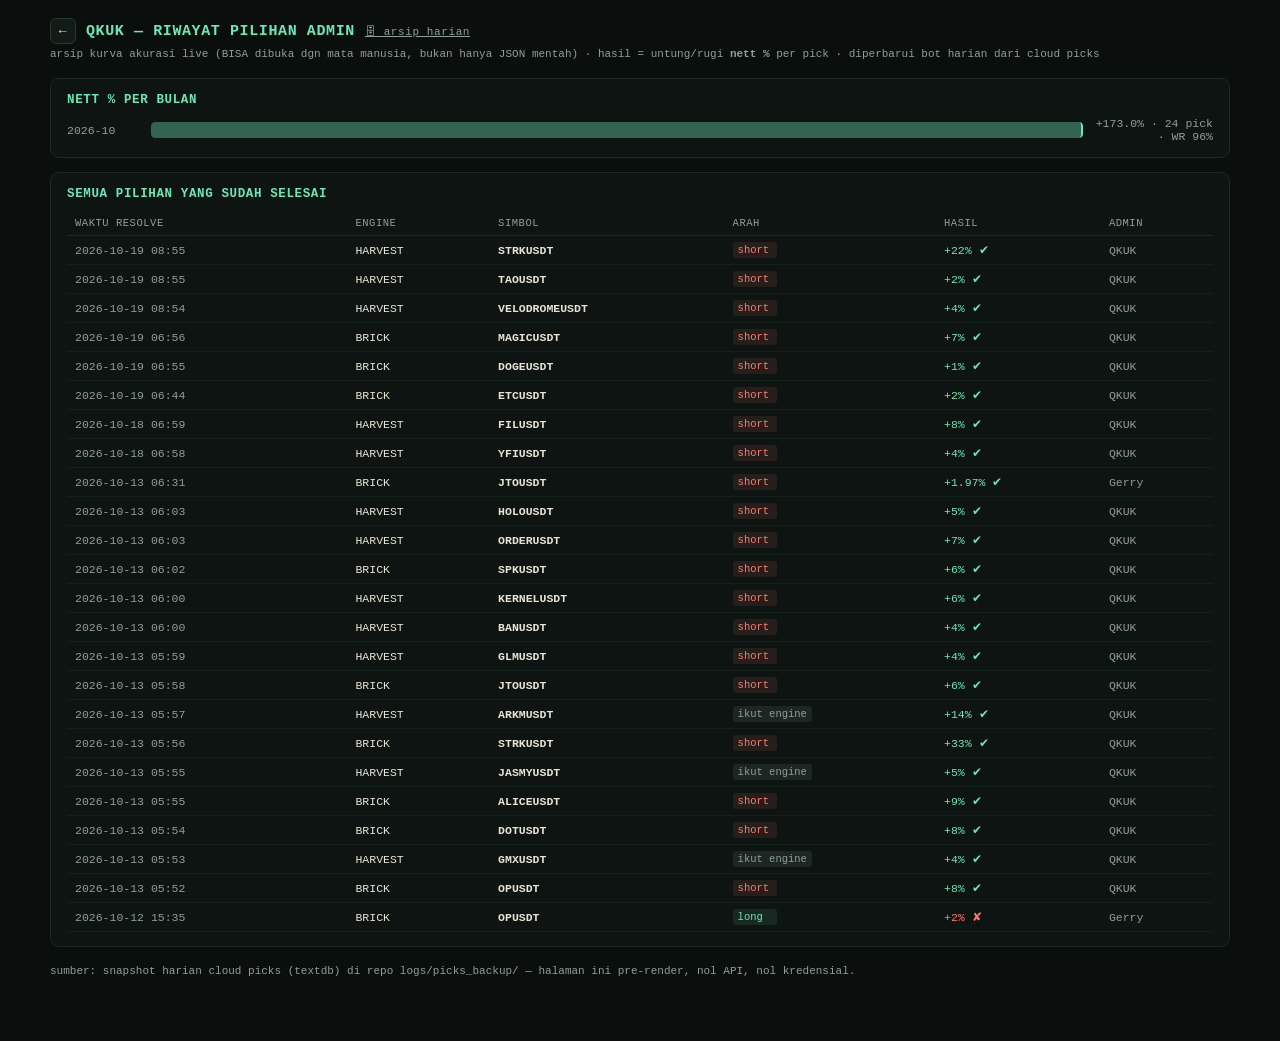
<file: qkuk/riwayat.html>
<!DOCTYPE html>
<html lang="id">
<head>
<meta http-equiv="Content-Security-Policy" content="default-src 'self'; style-src 'self' 'unsafe-inline' https://fonts.googleapis.com; font-src https://fonts.gstatic.com; img-src 'self' data: https:; connect-src 'self' https://fapi.binance.com https://api.binance.com https://textdb.dev https://api.coingecko.com https://api.coinpaprika.com https://stablecoins.llama.fi https://api.alternative.me https://api.geckoterminal.com; object-src 'none'; base-uri 'self'; form-action 'none'; script-src 'self' 'sha256-e2t2T+pBqcPh8bSqjSNuTc6+tXfygJn1VsmYsKqkhQ8=' 'sha256-95J2J4Mx0occNK9lH+9k4YHFHzVAAO6NXs35cMbOul8='">
<script>try{if(top!==self){document.documentElement.style.display="none";top.location=self.location}}catch(e){}</script>
<meta charset="utf-8">
<title>QKUK — Riwayat Pilihan Admin (arsip)</title>
<meta name="viewport" content="width=device-width, initial-scale=1">
<meta name="robots" content="noarchive">
<style>
:root{--s0:#0D1411;--fg:#E8E3D5;--fg2:#8FA098;--up:#6EE7B7;--dn:#ff7a6e;--mono:'Geist Mono',ui-monospace,monospace}
*{box-sizing:border-box}
body{margin:0;background:#0A0F0D;color:var(--fg);font-family:var(--mono);font-size:13px;padding:18px 16px 40px}
h1{font-size:15px;font-weight:600;letter-spacing:.04em;margin:0 0 4px;color:var(--up)}
.sub{color:var(--fg2);font-size:11px;margin-bottom:18px}
.wrap{max-width:1180px;margin:0 auto}
.kartu{background:var(--s0);border:1px solid #1c2a24;border-radius:9px;padding:14px 16px;margin-bottom:14px}
.kartu h2{font-size:12.5px;color:var(--up);letter-spacing:.05em;margin:0 0 10px;font-weight:600;text-transform:uppercase}
.bar-chart{display:flex;flex-direction:column;gap:6px}
.bulan-row{display:grid;grid-template-columns:74px 1fr 120px;gap:10px;align-items:center;font-size:11.5px}
.bulan-l{color:var(--fg2)}
.bar-bg{position:relative;height:16px;background:#111c17;border-radius:4px;overflow:hidden}
.bar-fill{position:absolute;top:0;bottom:0;border-radius:4px;background:rgba(110,231,183,.35);border-right:2px solid var(--up)}
.bar-fill.neg{background:rgba(255,122,110,.25);border-right-color:var(--dn)}
.bulan-r{text-align:right;color:var(--fg2)}
table{width:100%;border-collapse:collapse;font-size:11.5px}
th{text-align:left;color:var(--fg2);font-weight:500;padding:6px 8px;border-bottom:1px solid #1c2a24;font-size:10.5px;letter-spacing:.05em;text-transform:uppercase}
td{padding:6px 8px;border-bottom:1px solid #14211b}
td.pos{color:var(--up)} td.neg{color:var(--dn)} td.mut{color:var(--fg2)}
.lm{display:inline-block;min-width:44px;padding:2px 5px;border-radius:3px;font-size:10.5px}
.lm.long{background:rgba(110,231,183,.1);color:var(--up)}
.lm.short{background:rgba(255,122,110,.1);color:var(--dn)}
.lm.nP{background:rgba(143,160,152,.12);color:var(--fg2)}
.bbtn{display:inline-flex;align-items:center;justify-content:center;width:26px;height:26px;border:1px solid #2a3a30;border-radius:6px;background:#111c17;color:var(--fg);text-decoration:none;font-size:13px;vertical-align:middle}
.bbtn:active{background:#1c2a24}
.kosong{color:var(--fg2);padding:22px;text-align:center}
@media(max-width:640px){.bulan-row{grid-template-columns:60px 1fr 90px}}
</style>
</head>
<body>
<div class="wrap">
<h1 style="display:flex;align-items:center;gap:10px"><a href="index.html" class="bbtn" title="Kembali ke terminal">←</a>QKUK — RIWAYAT PILIHAN ADMIN <a href="archive.html" class="alink" style="font-size:11px;font-weight:400;color:var(--fg2);text-decoration:underline" title="Arsip data harian">🗄 arsip harian</a></h1>
<div class="sub">arsip kurva akurasi live (BISA dibuka dgn mata manusia, bukan hanya JSON mentah) · hasil = untung/rugi <b>nett %</b> per pick · diperbarui bot harian dari cloud picks</div>
<div class="kartu"><h2>nett % per bulan</h2><div class="bar-chart" id="bkurva"></div></div>
<div class="kartu"><h2>semua pilihan yang sudah selesai</h2><div id="btab"></div></div>
<div class="sub" style="margin-top:18px">sumber: snapshot harian cloud picks (textdb) di repo <code>logs/picks_backup/</code> — halaman ini pre-render, nol API, nol kredensial.</div>
</div>
<script>
fetch("picks-data.json?t=" + Date.now(), { cache: "no-store" })
 .then(function (r) { return r.json(); })
 .then(function (d) {
  /* 1 Nov — engine SWING (tf "4h") & WYCKOFF dimatikan (permintaan user) →
     pick mereka dibuang dari riwayat; kurva bulanan dihitung ulang dari
     baris tersisa supaya angkanya tidak membawa jejak engine yang mati. */
  var eng = { "ob": "BRICK", "2h": "HARVEST", "ob4h": "BASTION 4H", "ob2h": "SCALP 2H", "15m": "DART", "30m": "REA", "1h": "SNIPER" };
  var MATI = { "4h": 1, "wyckoff": 1, "wyk": 1, "tell": 1, "whale": 1 };   /* pick engine mati = tak ditampilkan */
  var rows = (d.rows || []).filter(function (r) { return !MATI[r.tf]; });
  /* ── kurva bar per bulan (dihitung ulang dari baris bersih) ── */
  var pbulan = {};
  rows.forEach(function (r) {
    if (r.win == null && r.pct == null) return;          /* belum resolve */
    var b = (r.t || "").slice(0, 7);
    var o = pbulan[b] || (pbulan[b] = { sum: 0, n: 0, win: 0, selesai: 0 });
    o.n += 1;
    if (r.win != null) { o.selesai += 1; o.win += r.win ? 1 : 0; }
    if (r.pct != null) o.sum += r.pct;
  });
  var bln = Object.keys(pbulan).sort().map(function (b) {
    var o = pbulan[b];
    return { b: b, sum: o.sum, n: o.n, wr: o.selesai ? o.win / o.selesai * 100 : null };
  });
  /* ── kurva bar per bulan ── */
  var host = document.getElementById("bkurva");
  var MABS = Math.max(5, Math.max.apply(null, bln.map(function (b) { return Math.abs(b.sum || 0); })));
  bln.forEach(function (b) {
    var r = document.createElement("div"); r.className = "bulan-row";
    var l = document.createElement("span"); l.className = "bulan-l"; l.textContent = b.b;
    var c = document.createElement("div"); c.className = "bar-bg";
    var f = document.createElement("div");
    f.className = "bar-fill" + (b.sum < 0 ? " neg" : "");
    var w = Math.min(100, Math.abs(b.sum) / MABS * 100) + "%";
    if (b.sum < 0) f.style.right = 0, f.style.left = (100 - Math.abs(w.replace("%","") - 0)) + "%";
    else f.style.left = 0;
    f.style.width = w;
    c.appendChild(f);
    var q = document.createElement("span"); q.className = "bulan-r";
    q.textContent = (b.sum >= 0 ? "+" : "") + b.sum.toFixed(1) + "% · " + b.n + " pick · WR " + (b.wr == null ? "—" : b.wr.toFixed(0) + "%");
    r.appendChild(l); r.appendChild(c); r.appendChild(q); host.appendChild(r);
  });
  if (!bln.length) { host.innerHTML = '<div class="kosong">belum ada bulan tuntas</div>'; }
  /* ── tabel semua resolve ── */
  var tb = document.getElementById("btab");
  if (!rows.length) { tb.innerHTML = '<div class="kosong">belum ada pick resolve</div>'; return; }
  var T = '<table><thead><tr><th>waktu resolve</th><th>engine</th><th>simbol</th><th>arah</th><th>hasil</th><th>admin</th></tr></thead><tbody>';
  rows.slice().reverse().forEach(function (r) {
    T += "<tr><td class=\"mut\">" + r.t.replace("T", " ").slice(0, 16)
      + "</td><td>" + (eng[r.tf] || r.tf) + "</td><td><b>" + r.sym + "</b></td>"
      + "<td><span class='lm " + (r.arah || "nP") + "'>" + (r.arah || "ikut engine") + "</span></td>"
      + "<td class=\"" + (r.win ? "pos" : "neg") + "\">" + (r.pct == null ? (r.win ? "+1" : "-1") : (r.pct >= 0 ? "+" : "") + r.pct) + "%"
      + (r.win ? " ✔" : " ✘") + "</td><td class=\"mut\">" + (r.who || "QKUK") + "</td></tr>";
  });
  tb.innerHTML = T + "</tbody></table>";
 })
 .catch(function (e) {
  document.getElementById("bkurva").innerHTML = '<div class="kosong">gagal memuat picks-data.json — ' + e + '</div>';
 });
</script>
</body>
</html>
</file>
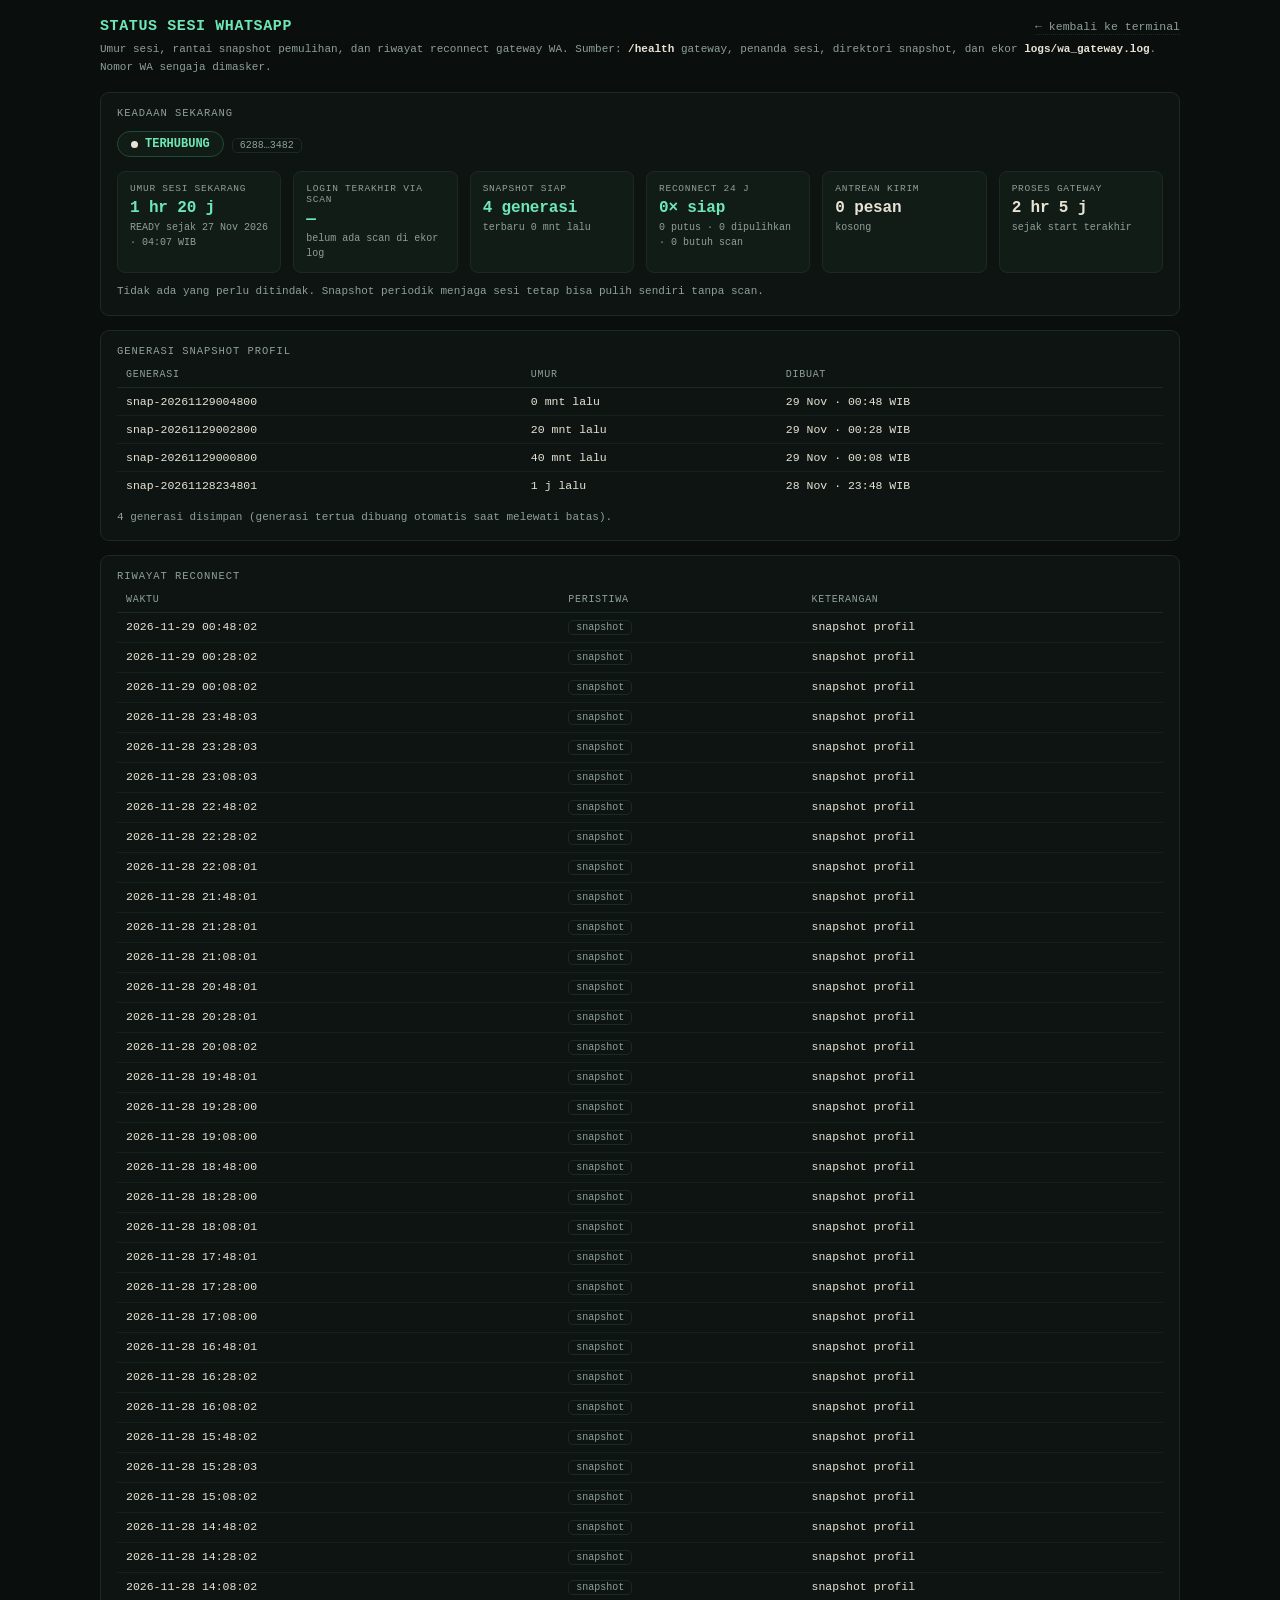
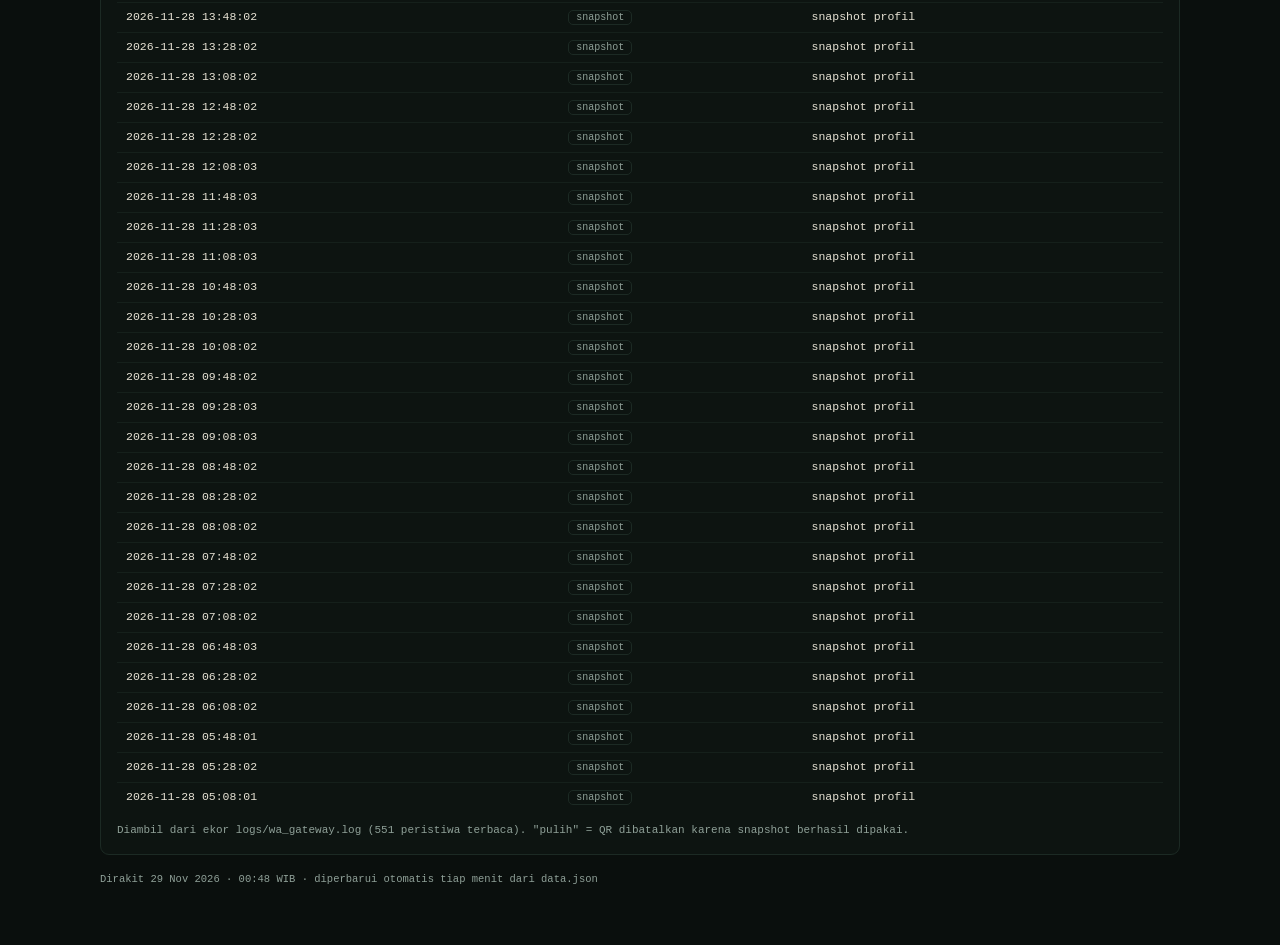
<file: qkuk/wa.html>
<!DOCTYPE html>
<html lang="id">
<head>
<meta http-equiv="Content-Security-Policy" content="default-src 'self'; style-src 'self' 'unsafe-inline' https://fonts.googleapis.com; font-src https://fonts.gstatic.com; img-src 'self' data: https:; connect-src 'self' https://fapi.binance.com https://api.binance.com https://textdb.dev https://api.coingecko.com https://api.coinpaprika.com https://stablecoins.llama.fi https://api.alternative.me https://api.geckoterminal.com; object-src 'none'; base-uri 'self'; form-action 'none'; script-src 'self' 'sha256-e2t2T+pBqcPh8bSqjSNuTc6+tXfygJn1VsmYsKqkhQ8=' 'sha256-HcRSdhl1kcNMTZPfonrrggdyNZtywCRgR6HVgdRFYUQ='">
<script>try{if(top!==self){document.documentElement.style.display="none";top.location=self.location}}catch(e){}</script>
<meta charset="utf-8">
<title>QKUK — Status Sesi WhatsApp</title>
<meta name="viewport" content="width=device-width, initial-scale=1">
<meta name="robots" content="noarchive">
<link rel="manifest" href="manifest.json">
<meta name="theme-color" content="#0A0F0D">
<style>
:root{--bg:#0A0F0D;--s0:#0D1411;--fg:#E8E3D5;--fg2:#8FA098;--up:#6EE7B7;--dn:#ff7a6e;
--warn:#f5c26b;--line:#1c2a24;--mono:'Geist Mono',ui-monospace,SFMono-Regular,Menlo,monospace}
*{box-sizing:border-box}
body{margin:0;background:var(--bg);color:var(--fg);font-family:var(--mono);font-size:13px;padding:18px 16px 40px}
.wrap{max-width:1080px;margin:0 auto}
.top{display:flex;align-items:baseline;justify-content:space-between;gap:12px;flex-wrap:wrap;margin-bottom:4px}
h1{font-size:15px;font-weight:600;letter-spacing:.04em;margin:0;color:var(--up)}
a.back{color:var(--fg2);font-size:11.5px;text-decoration:none;border-bottom:1px dotted var(--line);padding-bottom:1px}
a.back:hover{color:var(--up)}
.sub{color:var(--fg2);font-size:11px;margin:6px 0 16px;line-height:1.6}
.kartu{background:var(--s0);border:1px solid var(--line);border-radius:9px;padding:14px 16px;margin-bottom:14px}
.kartu h2{font-size:10.5px;letter-spacing:.09em;text-transform:uppercase;color:var(--fg2);
font-weight:500;margin:0 0 12px}
.pill{display:inline-flex;align-items:center;gap:7px;border:1px solid var(--line);border-radius:20px;
padding:5px 13px;font-size:12px;background:#111c17}
.pill b{font-weight:600}
.pill.up{border-color:#1e4a38}.pill.up b{color:var(--up)}
.pill.warn{border-color:#4a3d1e}.pill.warn b{color:var(--warn)}
.pill.dn{border-color:#4a2320}.pill.dn b{color:var(--dn)}
.dot{width:7px;height:7px;border-radius:50%;background:currentColor}
.grid{display:grid;grid-template-columns:repeat(auto-fit,minmax(150px,1fr));gap:12px;margin-top:14px}
.sel{background:#111c17;border:1px solid var(--line);border-radius:8px;padding:11px 12px}
.sel .lab{font-size:9.5px;letter-spacing:.08em;text-transform:uppercase;color:var(--fg2);margin-bottom:5px}
.sel .val{font-size:16px;font-weight:600;letter-spacing:-.01em}
.sel .ket{font-size:10px;color:var(--fg2);margin-top:4px;line-height:1.45}
.sel.good .val{color:var(--up)}.sel.bad .val{color:var(--dn)}.sel.warn .val{color:var(--warn)}
.tw{overflow-x:auto;-webkit-overflow-scrolling:touch}
table{width:100%;border-collapse:collapse;font-size:11.5px;white-space:nowrap}
th{text-align:left;font-weight:500;color:var(--fg2);font-size:10px;letter-spacing:.07em;
text-transform:uppercase;padding:0 9px 7px;border-bottom:1px solid var(--line)}
td{padding:7px 9px;border-bottom:1px solid rgba(28,42,36,.55);vertical-align:top}
tr:last-child td{border-bottom:0}
.tag{display:inline-block;border-radius:5px;padding:1px 7px;font-size:10px;border:1px solid var(--line);color:var(--fg2)}
.tag.siap{color:var(--up);border-color:#1e4a38}
.tag.putus{color:var(--dn);border-color:#4a2320}
.tag.qr{color:var(--warn);border-color:#4a3d1e}
.tag.pulih{color:#8ec5ff;border-color:#1e3a4a}
.tag.snapshot{color:var(--fg2)}
.hint{color:var(--fg2);font-size:11px;line-height:1.6;margin:10px 0 0}
.kosong{color:var(--fg2);font-size:11.5px;padding:10px 0}
.kaki{color:var(--fg2);font-size:10.5px;margin-top:16px;line-height:1.6}
b{color:var(--fg)}
</style>
</head>
<body>
<div class="wrap">
  <div class="top">
    <h1>STATUS SESI WHATSAPP</h1>
    <a class="back" href="index.html">← kembali ke terminal</a>
  </div>
  <p class="sub">Umur sesi, rantai snapshot pemulihan, dan riwayat reconnect gateway WA.
     Sumber: <b>/health</b> gateway, penanda sesi, direktori snapshot, dan ekor
     <b>logs/wa_gateway.log</b>. Nomor WA sengaja dimasker.</p>

  <div class="kartu">
    <h2>Keadaan sekarang</h2>
    <div id="status"><span class="pill"><span class="dot"></span><b>memuat…</b></span></div>
    <div class="grid" id="grid"></div>
    <p class="hint" id="hint"></p>
  </div>

  <div class="kartu">
    <h2>Generasi snapshot profil</h2>
    <div class="tw"><table id="snap"><thead><tr>
      <th>generasi</th><th>umur</th><th>dibuat</th>
    </tr></thead><tbody></tbody></table></div>
    <p class="hint" id="snap-hint"></p>
  </div>

  <div class="kartu">
    <h2>Riwayat reconnect</h2>
    <div class="tw"><table id="riwayat"><thead><tr>
      <th>waktu</th><th>peristiwa</th><th>keterangan</th>
    </tr></thead><tbody></tbody></table></div>
    <p class="hint" id="riwayat-hint"></p>
  </div>

  <p class="kaki" id="kaki"></p>
</div>

<script>
const JENIS = { siap:'siap', putus:'putus', qr:'butuh scan', pulih:'pulih', snapshot:'snapshot' };

function umur(menit){
  if(menit==null) return '—';
  if(menit < 60) return menit + ' mnt';
  const j = Math.floor(menit/60), s = menit%60;
  if(j < 24) return j + ' j' + (s ? ' ' + s + ' mnt' : '');
  const h = Math.floor(j/24), jj = j%24;
  return h + ' hr' + (jj ? ' ' + jj + ' j' : '');
}
function esc(s){ return String(s==null?'':s).replace(/[&<>"]/g, c => ({'&':'&amp;','<':'&lt;','>':'&gt;','"':'&quot;'}[c])); }
/* nama generasi snap-YYYYMMDDHHMMSS → "19 Nov · 08:08" (WIB) */
function dariNama(nama){
  const m = /snap-(\d{4})(\d{2})(\d{2})(\d{2})(\d{2})(\d{2})/.exec(nama || '');
  if(!m) return '—';
  const bln = ['Jan','Feb','Mar','Apr','Mei','Jun','Jul','Ags','Sep','Okt','Nov','Des'];
  return +m[3] + ' ' + bln[+m[2]-1] + ' · ' + m[4] + ':' + m[5] + ' WIB';
}
function sel(lab, val, ket, kelas){
  return '<div class="sel ' + (kelas||'') + '"><div class="lab">' + lab + '</div>'
       + '<div class="val">' + esc(val) + '</div>'
       + (ket ? '<div class="ket">' + ket + '</div>' : '') + '</div>';
}

function gambar(w){
  const kotak = document.getElementById('status');
  const grid  = document.getElementById('grid');
  const hint  = document.getElementById('hint');

  if(!w){
    kotak.innerHTML = '<span class="pill warn"><span class="dot"></span><b>data belum ada</b></span>';
    grid.innerHTML = '';
    hint.textContent = 'Blok "wa" belum muncul di data.json — penerbitan berikutnya akan mengisinya.';
    return;
  }

  let kelas, teks;
  if(w.hidup === true && w.qr){ kelas='warn'; teks = 'MENUNGGU SCAN QR'; }
  else if(w.hidup === true){ kelas='up'; teks = 'TERHUBUNG'; }
  else if(w.hidup === false){ kelas='warn'; teks = 'BELUM READY'; }
  else { kelas='dn'; teks = 'GATEWAY TIDAK MENJAWAB'; }
  kotak.innerHTML = '<span class="pill ' + kelas + '"><span class="dot"></span><b>' + teks + '</b></span>'
    + (w.wid ? ' <span class="tag">' + esc(w.wid) + '</span>' : '');

  const h24 = w.hitung24 || {};
  const sn = w.snap || [];
  const baru = sn.length ? sn[sn.length-1] : null;

  grid.innerHTML =
      sel('Umur sesi sekarang', umur(w.login_umur_mnt),
          w.login_ts ? 'READY sejak ' + esc(w.login_ts) : 'penanda sesi belum ada',
          w.login_umur_mnt > 60 ? 'good' : '')
    + sel('Login terakhir via scan', w.scan_umur_mnt == null ? '—' : umur(w.scan_umur_mnt),
          w.scan_umur_mnt == null ? 'belum ada scan di ekor log'
            : 'READY ' + esc(w.scan_terakhir) + ' sesudah scan',
          'good')
    + sel('Snapshot siap', (w.snap_total || 0) + ' generasi',
          baru ? 'terbaru ' + umur(baru.umur_mnt) + ' lalu' : 'belum ada generasi',
          w.snap_segar === false ? 'warn' : (w.snap_total ? 'good' : 'bad'))
    + sel('Reconnect 24 j', (h24.siap || 0) + '× siap',
          (h24.putus || 0) + ' putus · ' + (h24.pulih || 0) + ' dipulihkan · '
          + (h24.qr || 0) + ' butuh scan',
          (h24.qr || 0) ? 'bad' : 'good')
    + sel('Antrean kirim', w.pending == null ? '—' : w.pending + ' pesan',
          w.pending ? 'menunggu sesi siap' : 'kosong',
          w.pending ? 'warn' : '')
    + sel('Proses gateway', umur(w.proses_detik == null ? null : Math.floor(w.proses_detik/60)),
          w.proses_detik == null ? '' : 'sejak start terakhir', '');

  let pesan = [];
  if(w.hidup === false && !w.qr)
    pesan.push('Gateway hidup tapi sesi belum READY — kalau QR muncul, mekanisme pemulihan sedang mencoba snapshot dulu.');
  if(w.qr)
    pesan.push('QR sampai ke layar: semua sumber snapshot sudah dicoba. Buka <b>http://localhost:3000/qr.html</b> dan scan sekali.');
  if(w.snap_segar === false)
    pesan.push('Snapshot terbaru lebih tua dari sesi sekarang — generasi itu belum memuat kredensial login terakhir, jadi pulihan darinya bisa meminta QR lagi. Tunggu snapshot periodik (±20 mnt).');
  if(h24.qr)
    pesan.push('Ada ' + h24.qr + ' permintaan scan dalam 24 jam terakhir. Satu-dua kali wajar; sering = akar masalahnya belum selesai.');
  if(!pesan.length)
    pesan.push('Tidak ada yang perlu ditindak. Snapshot periodik menjaga sesi tetap bisa pulih sendiri tanpa scan.');
  hint.innerHTML = pesan.join('<br>');

  const tb = document.querySelector('#snap tbody');
  tb.innerHTML = sn.length
    ? sn.slice().reverse().map(s =>
        '<tr><td>' + esc(s.nama) + '</td><td>' + umur(s.umur_mnt) + ' lalu</td>'
        + '<td>' + dariNama(s.nama) + '</td></tr>').join('')
    : '<tr><td colspan="3" class="kosong">belum ada generasi snapshot</td></tr>';
  document.getElementById('snap-hint').textContent = w.snap_total
    ? w.snap_total + ' generasi disimpan (generasi tertua dibuang otomatis saat melewati batas).'
    : '';

  const riv = (w.riwayat || []).slice().reverse();
  const tr = document.querySelector('#riwayat tbody');
  tr.innerHTML = riv.length
    ? riv.map(k => '<tr><td>' + esc(k.ts) + '</td>'
        + '<td><span class="tag ' + esc(k.jenis) + '">' + esc(JENIS[k.jenis] || k.jenis) + '</span></td>'
        + '<td>' + esc(k.teks) + '</td></tr>').join('')
    : '<tr><td colspan="3" class="kosong">ekor log kosong</td></tr>';
  document.getElementById('riwayat-hint').textContent = riv.length
    ? 'Diambil dari ekor logs/wa_gateway.log (' + (w.kejadian_ekor || riv.length)
      + ' peristiwa terbaca). "pulih" = QR dibatalkan karena snapshot berhasil dipakai.'
    : 'Gateway belum mencatat satu pun peristiwa sesi.';

  document.getElementById('kaki').textContent =
    'Dirakit ' + (w.ts || '—') + ' · diperbarui otomatis tiap menit dari data.json';
}

let terakhir = 0;
async function muat(){
  try{
    const r = await fetch('data.json?t=' + Date.now(), { cache:'no-store' });
    const d = await r.json();
    gambar(d.wa);
    terakhir = Date.now();
  }catch(e){
    // Gagal ambil = jangan kosongkan halaman yang sudah tampil.
    if(!terakhir) gambar(null);
  }
}
muat();
setInterval(muat, 60000);
</script>
</body>
</html>
</file>
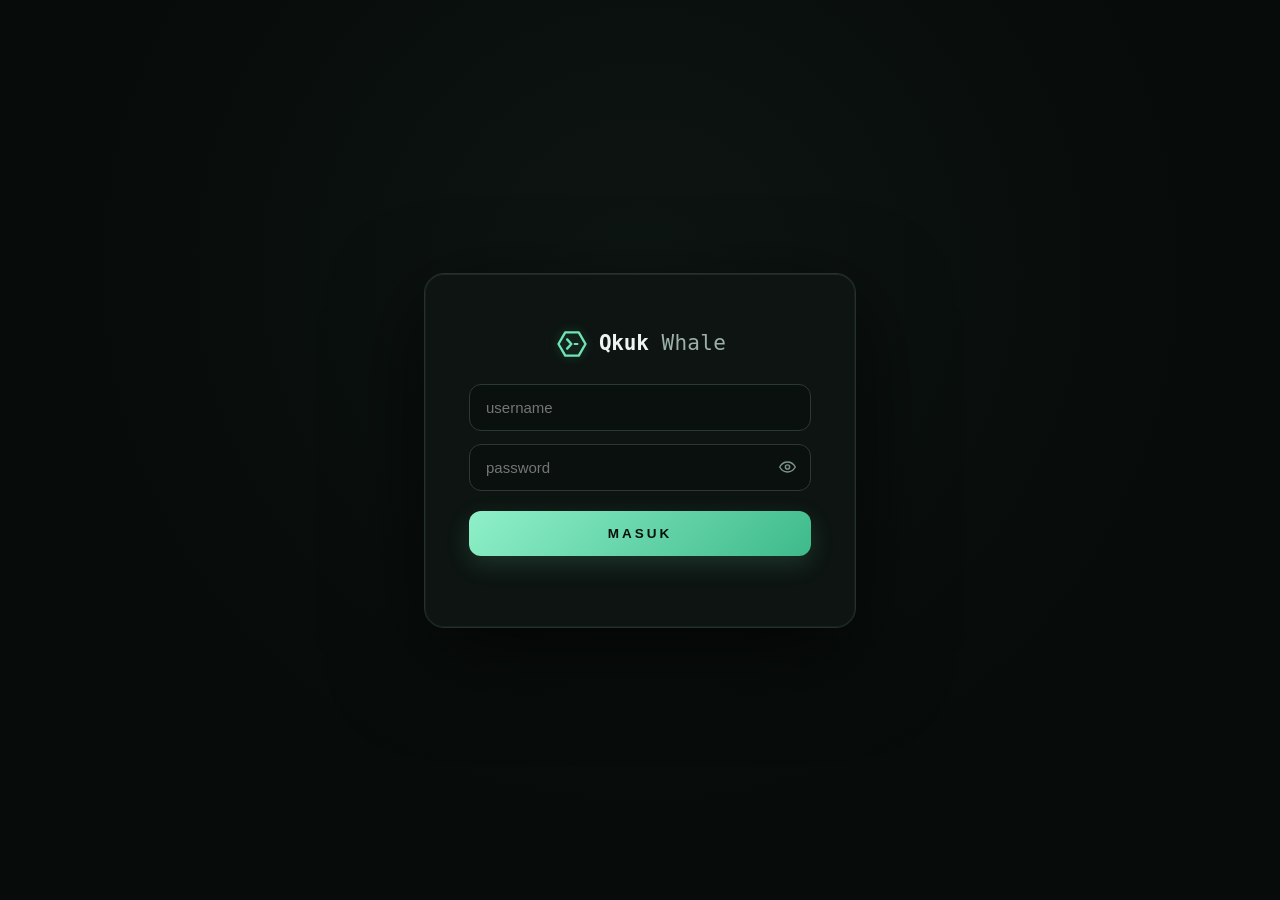
<file: qkuk/whale.html>
<!DOCTYPE html>
<html lang="id">
<head>
<meta http-equiv="Content-Security-Policy" content="default-src 'self'; style-src 'self' 'unsafe-inline' https://fonts.googleapis.com; font-src https://fonts.gstatic.com; img-src 'self' data: https:; connect-src 'self' https://fapi.binance.com https://api.binance.com https://textdb.dev https://api.coingecko.com https://api.coinpaprika.com https://stablecoins.llama.fi https://api.alternative.me https://api.geckoterminal.com; object-src 'none'; base-uri 'self'; form-action 'none'; script-src 'self' 'sha256-e2t2T+pBqcPh8bSqjSNuTc6+tXfygJn1VsmYsKqkhQ8=' 'sha256-LXAUy0kvUSjxAz/fkXLmBF15ezkgQYHRQhirnM4uq2Y='">
<script>try{if(top!==self){document.documentElement.style.display="none";top.location=self.location}}catch(e){}</script>
<meta charset="utf-8">
<meta name="viewport" content="width=device-width,initial-scale=1">
<title>QKUK Whale — on-chain whale tracker</title>
<meta name="description" content="Pelacak whale on-chain multichain: deposit/withdrawal besar di BTC, ETH, BNB, ARB, SUI, Hyperliquid — konfirmasi arah sebelum entry.">
<link rel="icon" href="data:image/svg+xml,%3Csvg xmlns='http://www.w3.org/2000/svg' viewBox='0 0 32 32'%3E%3Crect width='32' height='32' rx='7' fill='%23070B09'/%3E%3Cg stroke='%236EE7B7' fill='none' stroke-linejoin='round' stroke-linecap='round'%3E%3Cpath d='M27.4 16 L21.7 25.9 L10.3 25.9 L4.6 16 L10.3 6.1 L21.7 6.1 Z' stroke-width='2.3'/%3E%3Cpath d='M12 12.2 L15.5 16 L12 19.8' stroke-width='2.3'/%3E%3C/g%3E%3Crect x='17.4' y='15.1' width='4.2' height='1.9' rx='.95' fill='%236EE7B7'/%3E%3C/svg%3E">
<meta name="referrer" content="no-referrer">
<meta name="robots" content="noarchive">
<link rel="preconnect" href="https://fonts.googleapis.com">
<link rel="preconnect" href="https://fonts.gstatic.com" crossorigin>
<link href="https://fonts.googleapis.com/css2?family=Geist+Mono:wght@400;500;600;700&family=Geist:wght@400;500;600&display=swap" rel="stylesheet">
<script>try{if(sessionStorage.getItem("qkuk_admin_ok")==="1"||sessionStorage.getItem("qkuk_user_ok")==="1")document.documentElement.classList.add("authed")}catch(e){}</script>
<link rel="stylesheet" href="style.css?v=20261014a">
</head>
<body>

<div id="gate">
  <div class="gparts" aria-hidden="true"></div>
  <div class="gate-box">
    <div class="gate-logo">
      <span class="logo">
        <svg class="mark" viewBox="0 0 32 32" role="img" aria-label="Qkuk Terminal">
          <path d="M28 16 L22 26.39 L10 26.39 L4 16 L10 5.61 L22 5.61 Z"
                fill="none" stroke="currentColor" stroke-width="2.1"
                stroke-linejoin="round"/>
          <path d="M11.7 11.9 L15.4 16 L11.7 20.1" fill="none" stroke="currentColor"
                stroke-width="2.1" stroke-linecap="round" stroke-linejoin="round"/>
          <rect class="cur" x="17.4" y="15.05" width="4.4" height="1.9" rx=".95"
                fill="currentColor"/>
        </svg>
        <span class="wm"><b>Qkuk</b> Whale</span>
      </span>
    </div>
    <div class="gate-sub"></div>
    <div class="gate-form">
      <input id="gate-user" autocomplete="username" spellcheck="false" placeholder="username">
      <div class="gpw">
        <input id="gate-pass" type="password" autocomplete="current-password" placeholder="password">
        <button id="gate-eye" type="button" title="tampilkan password" aria-label="tampilkan password">
          <svg viewBox="0 0 24 24" fill="none" stroke="currentColor" stroke-width="2" stroke-linecap="round" stroke-linejoin="round"><path d="M1 12s4-7 11-7 11 7 11 7-4 7-11 7S1 12 1 12z"/><circle cx="12" cy="12" r="3"/></svg>
        </button>
      </div>
      <button id="gate-btn" type="button">MASUK</button>
    </div>
    <div id="gate-err" class="gate-err" role="alert"></div>
    <div id="gate-chain" class="gate-chain">
      <div class="glink">
        <span class="gnode"></span><i></i><span class="gnode"></span><i></i><span class="gnode"></span><i></i><span class="gnode"></span><i></i><span class="gnode"></span>
      </div>
      <div class="ghash" id="gate-hash">0x…</div>
      <div class="ggrant">✓ AKSES DIBERIKAN — MENAUTKAN BLOK</div>
    </div>
  </div>
</div>

<div class="bar">
  <div class="bar-in">
    <a class="logo" href="index.html" title="kembali ke terminal">
      <svg class="mark" viewBox="0 0 32 32" role="img" aria-label="Qkuk Terminal">
        <path d="M28 16 L22 26.39 L10 26.39 L4 16 L10 5.61 L22 5.61 Z"
              fill="none" stroke="currentColor" stroke-width="2.1"
              stroke-linejoin="round"/>
        <path d="M11.7 11.9 L15.4 16 L11.7 20.1" fill="none" stroke="currentColor"
              stroke-width="2.1" stroke-linecap="round" stroke-linejoin="round"/>
        <rect class="cur" x="17.4" y="15.05" width="4.4" height="1.9" rx=".95"
              fill="currentColor"/>
      </svg>
      <span class="wm"><b>Qkuk</b> Whale</span>
    </a>
    <span class="pill"><span class="dot" id="dot"></span><span id="state">connecting</span></span>
    <span class="kv sp">WIB <b id="clock">--:--:--</b></span>
    <span class="kv">update <b id="stamp">—</b></span>
    <span class="kv">refresh <b id="cd">—</b></span>
    <button id="desk-btn" class="mute" type="button" aria-pressed="false"
      title="Notifikasi desktop saat whale MEGA masuk">🖥</button>
  </div>
</div>

<div id="toasts" aria-live="polite"></div>

<div class="wrap">
<a href="index.html" id="wkembali" class="wkembali" title="Kembali ke terminal">← terminal</a>

  <section id="whale-ringkas">
    <div class="dir">
      <div class="wg-arca">
        <div class="wg-big" id="wg-bias">—</div>
        <div class="wg-sub" id="wg-sub">memuat data on-chain…</div>
        <div class="wg-kv">
          <div><span>alert 24 jam</span><b id="wg-24">—</b></div>
          <div><span>indikasi jual</span><b id="wg-jual" class="dn">—</b></div>
          <div><span>indikasi beli</span><b id="wg-beli" class="up">—</b></div>
          <div><span>MEGA (&gt;$100jt)</span><b id="wg-mega">—</b></div>
        </div>
      </div>
      <div class="dmeta" id="wg-meta"></div>
    </div>
  </section>

  <section id="whale-cek">
    <div class="sec-h">
      <h2><i>&gt;</i> Cek arah koin</h2>
      <span class="hint">arus taker per menit — agresif BELI vs JUAL, 30 menit terakhir (Binance Futures, live dari browser)</span>
    </div>
    <div class="qbox">
      <input id="q-coin" placeholder="kode koin — mis. ZEC, ARB, ETH, SUI" spellcheck="false" autocomplete="off">
      <button id="q-btn" type="button">CEK</button>
    </div>
    <div id="q-chart"></div>
    <div id="q-trades"></div>
  </section>

  <section id="whale-feed">
    <div class="sec-h">
      <h2><i>&gt;</i> Whale feed</h2>
      <span class="hint">transaksi besar terlacak on-chain — arah dari alamat exchange / fills perp, bukan tebakan</span>
      <div class="tabs" id="w-filter" role="tablist"></div>
    </div>
    <div class="wtable" id="wtable">
      <div class="whead">
        <span>waktu</span><span>chain</span><span>arah</span><span>nominal</span><span>nilai</span><span>alasan</span><span></span>
      </div>
      <div id="wrows"></div>
      <div id="w-empty" class="w-empty" hidden>belum ada transaksi yang melewati ambang whale — data mengalir tiap siklus bot</div>
    </div>
  </section>

  <section id="whale-wallets">
    <div class="sec-h">
      <h2><i>&gt;</i> Wallet terpantau</h2>
      <span class="hint">klik untuk profil: saldo, nilai USD, posisi (Hyperliquid) — tautan explorer tersedia · M = miliar USD, jt = juta USD</span>
    </div>
    <div class="wtable" id="wltable">
      <div class="whead whead-w">
        <span>chain</span><span>alamat</span><span>saldo</span><span>nilai USD</span><span>posisi perp</span><span></span>
      </div>
      <div id="wlrows"></div>
    </div>
  </section>

  <div class="wfoot">
    Sumber: mempool.space (BTC) · Etherscan V2 (ETH) · label entity Arkham (opsional).
    Arah JUAL/BELI = deposit/withdrawal ke-dari alamat exchange terdaftar, atau fills perp Hyperliquid — bukan tebakan model.
    15 Okt: feed hanya BTC & ETH (pola Lookonchain — arus besar yang dilaporkan media).
    Threshold: ≥ $20jt · MEGA ≥ $100jt.
  </div>

</div>

<script src="whale.js?v=20261014a" defer></script>
</body>
</html>
</file>
<file: style.css>
/* ═══════════════════════════════════════════════════════════════════
   luthfihadi78.github.io — Moch. Luthfi Hadiwidjaja
   ROMBAK 10 Sep. Tiga keluhan yang diperbaiki:

   "kotaknya tidak sempurna"  → Experience dulu grid 2 kolom dgn kolom kiri
                                381px yang hanya berisi tanggal 12px. Diganti
                                TIMELINE: rel vertikal + node, isi di kartu.
   "masih sama seperti dulu"  → permukaan dulu nyaris sewarna, dipisah border
                                1px saja → datar. Sekarang TANGGA PERMUKAAN
                                berjenjang, radius 10px, bayangan bernada.
   "warna kurang elegan"      → judul 73px dulu SELURUHNYA hijau terang.
                                Sekarang putih; hijau turun jadi aksen kecil
                                dan diganti #6EE7B7 (saturasi 52%, dari 72%).
   ═══════════════════════════════════════════════════════════════════ */

:root{
  /* tangga permukaan — kedalaman dari NILAI, bukan dari garis */
  --bg:#070B09;   --s1c:#0C1310;  --s2c:#121C17;  --s3c:#18251F;
  --line:#1B2822; --line-2:#2A3B33;

  --fg:#EEF4F1;   --fg-2:#9DB0A7; --fg-3:#788A81;

  --ac:#6EE7B7;                       /* aksen tunggal, sat 52%, 13:1 */
  --ac-2:#2DD4A7;                     /* isian/rel, dipakai transparan */
  --ac-w:rgba(110,231,183,.09);
  --gold:#D8C89A;                     /* penanda kredensial, netral hangat */

  --sans:"Geist", ui-sans-serif, system-ui, -apple-system, "Segoe UI", Helvetica, Arial, sans-serif;
  --mono:"Geist Mono", ui-monospace, SFMono-Regular, Menlo, Consolas, monospace;

  --r:10px;  --r-s:6px;               /* SATU skala, lembut */
  --w:1180px;
  --e:cubic-bezier(.22,1,.36,1);
  --sh-1:0 1px 2px rgba(0,0,0,.5);
  --sh-2:0 18px 40px -24px rgba(0,0,0,.9), 0 0 0 1px rgba(255,255,255,.03) inset;
  --sh-3:0 28px 60px -28px rgba(0,0,0,.95), 0 0 0 1px rgba(110,231,183,.10) inset;

  --p1:.25rem; --p2:.5rem; --p3:.75rem; --p4:1rem; --p6:1.5rem;
  --p8:2rem; --p12:3rem; --p16:4rem; --p20:5rem; --p24:6rem;
}
*{box-sizing:border-box}
html{scroll-behavior:smooth;-webkit-text-size-adjust:100%}
body{margin:0;min-height:100dvh;background:var(--bg);color:var(--fg);
     font-family:var(--sans);font-size:16px;line-height:1.65;overflow-x:hidden;
     -webkit-font-smoothing:antialiased}
img{max-width:100%;display:block}
a{color:var(--ac);text-decoration:none;transition:color .16s var(--e)}
a:hover{color:#9CF2CE}
:focus-visible{outline:2px solid var(--ac);outline-offset:3px;border-radius:var(--r-s)}
::selection{background:rgba(110,231,183,.22);color:#fff}
.skip{position:absolute;left:-9999px;top:0;background:var(--ac);color:#04100B;
      padding:var(--p3) var(--p6);font-weight:600;z-index:200;border-radius:0 0 var(--r) 0}
.skip:focus{left:0}
.wrap{width:100%;max-width:var(--w);margin:0 auto;padding:0 var(--p6);position:relative;z-index:10}
section{padding:var(--p24) 0;position:relative}

/* cahaya ambient — memberi kedalaman tanpa mesh gradient */
.grid-bg{position:fixed;inset:0;z-index:0;pointer-events:none;
  background:
    radial-gradient(760px 520px at 78% -6%, rgba(45,212,167,.10), transparent 62%),
    radial-gradient(620px 420px at 4% 32%, rgba(110,231,183,.05), transparent 60%);}

/* ── nav ───────────────────────────────────────────────────────── */
.nav{position:fixed;top:0;left:0;right:0;z-index:100;background:rgba(7,11,9,.72);
     backdrop-filter:blur(14px);-webkit-backdrop-filter:blur(14px);
     border-bottom:1px solid transparent;transition:border-color .28s var(--e),background .28s var(--e)}
.nav.on{border-bottom-color:var(--line);background:rgba(7,11,9,.93)}
.nav-in{max-width:var(--w);margin:0 auto;padding:var(--p3) var(--p6);
        display:flex;align-items:center;justify-content:space-between;gap:var(--p4)}
.brand{font-family:var(--mono);font-size:.88rem;font-weight:600;color:var(--fg);
       display:inline-flex;align-items:center;gap:var(--p2);min-height:44px}
.blk{width:8px;height:8px;border-radius:2px;background:var(--ac);flex:none;
     box-shadow:0 0 12px rgba(110,231,183,.7)}
.nav-links{display:flex;gap:var(--p1)}
.nav-links a{font-family:var(--mono);color:var(--fg-2);font-size:.8rem;padding:var(--p2) var(--p3);
             min-height:44px;display:inline-flex;align-items:center;border-radius:var(--r-s);
             transition:color .16s var(--e),background .16s var(--e)}
.nav-links a:hover{color:var(--fg);background:var(--s2c)}
@media(max-width:760px){.nav-links a.opt{display:none}}

/* ── hero ──────────────────────────────────────────────────────── */
.hero{padding-top:var(--p24);padding-bottom:var(--p20)}
.hero-g{display:grid;grid-template-columns:minmax(0,1.02fr) minmax(0,.98fr);
        gap:var(--p12);align-items:center}
@media(max-width:960px){.hero-g{grid-template-columns:1fr;gap:var(--p8)}}

.eyebrow{font-family:var(--mono);font-size:.73rem;letter-spacing:.2em;text-transform:uppercase;
         color:var(--ac);margin:0 0 var(--p4);display:flex;align-items:center;gap:var(--p3)}
.eyebrow::before{content:"";width:20px;height:1px;background:var(--ac);opacity:.8}

/* judul PUTIH — hijau cuma pada satu kata, itu yang membuatnya elegan */
h1{font-size:clamp(2.5rem,6vw,4.3rem);font-weight:600;line-height:1.02;
   letter-spacing:-.042em;margin:0 0 var(--p4);text-wrap:balance;color:var(--fg)}
h1 em{font-style:normal;color:var(--fg);position:relative;white-space:nowrap}
h1 em::after{content:"";position:absolute;left:0;right:0;bottom:.1em;height:.09em;
             border-radius:2px;background:linear-gradient(90deg,var(--ac),rgba(110,231,183,0));
             transform:scaleX(0);transform-origin:left;animation:uline 1.1s var(--e) .5s forwards}
@keyframes uline{to{transform:scaleX(1)}}

.role{font-family:var(--mono);font-size:.9rem;color:var(--fg-2);margin:0 0 var(--p6);min-height:1.7em}
.role .car{display:inline-block;width:7px;height:1.05em;background:var(--ac);border-radius:1px;
           vertical-align:text-bottom;margin-left:3px;animation:bl 1.05s step-end infinite}
@keyframes bl{0%,100%{opacity:1}50%{opacity:0}}
.lede{color:var(--fg-2);max-width:50ch;margin:0 0 var(--p8);font-size:1.02rem}

.cta{display:flex;flex-wrap:wrap;gap:var(--p3)}
.btn{display:inline-flex;align-items:center;gap:var(--p2);padding:var(--p3) var(--p6);
     min-height:48px;border-radius:var(--r-s);font-family:var(--mono);font-size:.84rem;
     font-weight:600;cursor:pointer;border:1px solid transparent;white-space:nowrap;
     transition:transform .16s var(--e),background .16s var(--e),border-color .16s var(--e),box-shadow .16s var(--e)}
.btn:active{transform:translateY(1px) scale(.985)}
.btn-1{background:var(--ac);color:#04100B;box-shadow:0 8px 26px -12px rgba(110,231,183,.6)}
.btn-1:hover{background:#9CF2CE;color:#04100B;box-shadow:0 12px 32px -12px rgba(110,231,183,.75)}
.btn-2{background:var(--s2c);color:var(--fg);border-color:var(--line-2)}
.btn-2:hover{background:var(--s3c);border-color:var(--ac);color:var(--fg)}
.btn svg{width:16px;height:16px;flex:none}

/* kartu rantai — lebih tinggi supaya kolom seimbang, tak ada ruang mati */
.chain{background:linear-gradient(168deg,var(--s2c),var(--s1c));border:1px solid var(--line);
       border-radius:var(--r);overflow:hidden;box-shadow:var(--sh-2)}
.chain-bar{display:flex;align-items:center;gap:var(--p2);padding:var(--p3) var(--p4);
           border-bottom:1px solid var(--line);background:rgba(0,0,0,.22)}
.chain-bar .t{font-family:var(--mono);font-size:.73rem;color:var(--fg-3)}
.chain-bar .live{margin-left:auto;font-family:var(--mono);font-size:.68rem;color:var(--ac);
                 display:inline-flex;align-items:center;gap:6px}
.chain-bar .live::before{content:"";width:6px;height:6px;border-radius:50%;background:var(--ac);
                         animation:pl 2.4s ease-out infinite}
@keyframes pl{0%{box-shadow:0 0 0 0 rgba(110,231,183,.55)}70%{box-shadow:0 0 0 9px rgba(110,231,183,0)}100%{box-shadow:0 0 0 0 rgba(110,231,183,0)}}
.chain-c{height:300px;background:rgba(0,0,0,.16)}
.chain-c canvas{display:block;width:100%;height:100%}
.chain-f{display:grid;grid-template-columns:repeat(3,1fr);border-top:1px solid var(--line)}
.chain-f div{padding:var(--p4);border-right:1px solid var(--line)}
.chain-f div:last-child{border-right:none}
.chain-f .k{font-family:var(--mono);font-size:.63rem;letter-spacing:.11em;text-transform:uppercase;
            color:var(--fg-3);display:block;margin-bottom:3px}
.chain-f .v{font-family:var(--mono);font-size:1.16rem;font-weight:600;color:var(--fg);
            font-variant-numeric:tabular-nums}

/* ── judul bagian ──────────────────────────────────────────────── */
h2{font-size:clamp(1.7rem,3.3vw,2.5rem);font-weight:600;letter-spacing:-.032em;
   margin:0 0 var(--p3);text-wrap:balance}
.sec-lede{color:var(--fg-2);max-width:58ch;margin:0 0 var(--p12)}

/* ═══ EXPERIENCE — TIMELINE (pengganti grid 2 kolom yang timpang) ═══ */
.tl{position:relative;padding-left:var(--p12);max-width:880px}
/* dibatasi 880px: pada 1084px sisi kanan kartu kosong dan baris teks
   terlalu panjang untuk dibaca nyaman. */
@media(max-width:620px){.tl{padding-left:var(--p8)}}
.tl::before{content:"";position:absolute;left:11px;top:6px;bottom:6px;width:2px;border-radius:2px;
            background:linear-gradient(180deg,var(--ac-2),rgba(45,212,167,.16));
            transform:scaleY(0);transform-origin:top;transition:transform 1.5s var(--e)}
.tl.in::before{transform:scaleY(1)}
@media(max-width:620px){.tl::before{left:7px}}

.tli{position:relative;margin-bottom:var(--p6)}
.tli:last-child{margin-bottom:0}
.tli::before{content:"";position:absolute;left:calc(var(--p12) * -1 + 5px);top:26px;
             width:14px;height:14px;border-radius:50%;background:var(--bg);
             border:2px solid var(--ac-2);z-index:2;
             transition:box-shadow .32s var(--e),background .32s var(--e),border-color .32s var(--e)}
@media(max-width:620px){.tli::before{left:calc(var(--p8) * -1 + 1px)}}
.tli:hover::before{background:var(--ac);border-color:var(--ac);
                   box-shadow:0 0 0 6px rgba(110,231,183,.14),0 0 18px rgba(110,231,183,.5)}

.tlc{background:linear-gradient(165deg,var(--s2c),var(--s1c));border:1px solid var(--line);
     border-radius:var(--r);padding:var(--p8);box-shadow:var(--sh-2);
     transition:transform .32s var(--e),box-shadow .32s var(--e),border-color .32s var(--e)}
.tli:hover .tlc{transform:translateX(4px);border-color:var(--line-2);box-shadow:var(--sh-3)}
@media(max-width:620px){.tlc{padding:var(--p6)}}

.tl-head{display:flex;flex-wrap:wrap;align-items:baseline;gap:var(--p3);margin-bottom:var(--p2)}
.tl-head h3{font-size:1.16rem;font-weight:600;margin:0;letter-spacing:-.016em}
.tl-when{font-family:var(--mono);font-size:.71rem;letter-spacing:.09em;text-transform:uppercase;
         color:var(--ac);background:var(--ac-w);border:1px solid rgba(110,231,183,.2);
         border-radius:999px;padding:3px 10px;white-space:nowrap}
.tl-org{font-family:var(--mono);font-size:.76rem;color:var(--fg-3);margin:0 0 var(--p4)}
.tlc p{color:var(--fg-2);margin:0 0 var(--p3);font-size:.95rem;max-width:64ch}
.tlc p:last-of-type{margin-bottom:var(--p4)}
.tlc p strong{color:var(--fg);font-weight:600}
.tags{display:flex;flex-wrap:wrap;gap:var(--p2);padding-top:var(--p3);border-top:1px solid var(--line)}
.tag{font-family:var(--mono);font-size:.7rem;color:var(--fg-2);background:var(--s3c);
     border:1px solid var(--line-2);border-radius:var(--r-s);padding:4px 9px}
.tag.cert{border-color:rgba(216,200,154,.28);color:var(--gold);background:rgba(216,200,154,.06)}

/* ── galeri project ────────────────────────────────────────────── */
.filter{display:flex;flex-wrap:wrap;gap:var(--p2);margin:0 0 var(--p8)}
.fbtn{font-family:var(--mono);font-size:.78rem;padding:var(--p3) var(--p4);min-height:44px;
      background:var(--s1c);color:var(--fg-2);border:1px solid var(--line);border-radius:999px;
      cursor:pointer;transition:color .16s var(--e),border-color .16s var(--e),
                                background .16s var(--e),transform .16s var(--e)}
.fbtn:hover{color:var(--fg);border-color:var(--line-2);background:var(--s2c)}
.fbtn:active{transform:scale(.97)}
.fbtn[aria-pressed="true"]{color:#04100B;background:var(--ac);border-color:var(--ac);
                           box-shadow:0 6px 20px -10px rgba(110,231,183,.6)}

.bento{display:grid;grid-template-columns:repeat(6,minmax(0,1fr));gap:var(--p4)}
@media(max-width:980px){.bento{grid-template-columns:repeat(2,minmax(0,1fr))}}
@media(max-width:620px){.bento{grid-template-columns:1fr}}
.pj{grid-column:span 3;position:relative;display:flex;flex-direction:column;
    background:linear-gradient(165deg,var(--s2c),var(--s1c));border:1px solid var(--line);
    border-radius:var(--r);padding:var(--p8);overflow:hidden;box-shadow:var(--sh-2);
    transition:transform .34s var(--e),border-color .34s var(--e),box-shadow .34s var(--e)}
.pj.wide{grid-column:span 4}
.pj.slim{grid-column:span 2}
@media(max-width:980px){.pj,.pj.wide,.pj.slim{grid-column:span 1}}
@media(max-width:620px){.pj{padding:var(--p6)}}
.pj:hover{transform:translateY(-4px);border-color:var(--line-2);box-shadow:var(--sh-3)}
.pj::after{content:"";position:absolute;inset:0;pointer-events:none;opacity:0;
           background:radial-gradient(440px circle at var(--mx,50%) var(--my,0%),
                      rgba(110,231,183,.10),transparent 62%);transition:opacity .34s var(--e)}
.pj:hover::after{opacity:1}
.pj.off{display:none}

.pj-top{display:flex;align-items:flex-start;gap:var(--p3);margin-bottom:var(--p4)}
.pj-ico{width:38px;height:38px;flex:none;display:grid;place-items:center;border-radius:var(--r-s);
        background:linear-gradient(155deg,rgba(110,231,183,.16),rgba(110,231,183,.04));
        border:1px solid rgba(110,231,183,.24)}
.pj-ico svg{width:18px;height:18px;stroke:var(--ac);fill:none;stroke-width:1.7}
.pj-kind{font-family:var(--mono);font-size:.65rem;letter-spacing:.13em;text-transform:uppercase;
         color:var(--ac);margin:0 0 3px;white-space:nowrap;overflow:hidden;text-overflow:ellipsis}
.pj h3{font-size:1.18rem;font-weight:600;margin:0;letter-spacing:-.018em}
.pj .sub{font-family:var(--mono);font-size:.73rem;color:var(--fg-3);margin:3px 0 0;line-height:1.5}
.pj p{color:var(--fg-2);font-size:.94rem;margin:0 0 var(--p3)}
.pj ul{margin:0 0 var(--p4);padding-left:var(--p4);color:var(--fg-2);font-size:.9rem}
.pj li{margin-bottom:var(--p2)}
.pj li b{color:var(--fg);font-weight:600}
.pj .foot{margin-top:auto;display:flex;flex-wrap:wrap;gap:var(--p2);padding-top:var(--p3);
          border-top:1px solid var(--line)}
.pj-num{display:flex;flex-wrap:wrap;gap:var(--p6);margin:0 0 var(--p4);padding:var(--p3) 0;
        border-top:1px solid var(--line);border-bottom:1px solid var(--line)}
.pj-num .n{font-family:var(--mono);font-size:1.34rem;font-weight:600;color:var(--ac);
           display:block;font-variant-numeric:tabular-nums;line-height:1.1}
.pj-num .l{font-family:var(--mono);font-size:.62rem;letter-spacing:.1em;text-transform:uppercase;
           color:var(--fg-3)}
@media(max-width:620px){
  .pj-kind{white-space:normal;overflow:visible}
  .pj-top{flex-direction:column;gap:var(--p2)}
  .pj .sub{overflow-wrap:anywhere}
  .pj-num{gap:var(--p4)}
}

/* ── kredensial ────────────────────────────────────────────────── */
.cred{display:grid;grid-template-columns:repeat(auto-fill,minmax(238px,1fr));gap:var(--p4)}
.cd{background:linear-gradient(165deg,var(--s2c),var(--s1c));border:1px solid var(--line);
    border-radius:var(--r);padding:var(--p6);box-shadow:var(--sh-1);
    transition:transform .26s var(--e),border-color .26s var(--e),box-shadow .26s var(--e)}
.cd:hover{transform:translateY(-2px);border-color:var(--line-2);box-shadow:var(--sh-2)}
.cd .t{font-size:.93rem;font-weight:600;margin:0 0 4px;line-height:1.38}
.cd .i{font-family:var(--mono);font-size:.71rem;color:var(--fg-3);line-height:1.5}
.cd.hi{border-color:rgba(216,200,154,.26)}
.cd.hi .t{color:var(--gold)}

.mq{overflow:hidden;border-top:1px solid var(--line);border-bottom:1px solid var(--line);
    padding:var(--p4) 0;margin:var(--p8) 0 0;position:relative}
.mq::before,.mq::after{content:"";position:absolute;top:0;bottom:0;width:80px;z-index:2;pointer-events:none}
.mq::before{left:0;background:linear-gradient(90deg,var(--bg),transparent)}
.mq::after{right:0;background:linear-gradient(270deg,var(--bg),transparent)}
.mq-t{display:flex;gap:var(--p6);width:max-content;animation:mv 52s linear infinite}
.mq:hover .mq-t{animation-play-state:paused}
.mq-t span{font-family:var(--mono);font-size:.76rem;color:var(--fg-3);white-space:nowrap}
.mq-t span::before{content:"◦ ";color:var(--ac)}
@keyframes mv{from{transform:translateX(0)}to{transform:translateX(-50%)}}

/* ── stack ─────────────────────────────────────────────────────── */
.stack{display:grid;gap:var(--p2)}
.stack div{display:grid;grid-template-columns:154px 1fr;gap:var(--p6);align-items:start;
           padding:var(--p4) var(--p6);background:var(--s1c);border:1px solid var(--line);
           border-radius:var(--r-s);transition:border-color .22s var(--e),background .22s var(--e)}
.stack div:hover{border-color:var(--line-2);background:var(--s2c)}
@media(max-width:600px){.stack div{grid-template-columns:1fr;gap:var(--p1)}}
.stack .k{font-family:var(--mono);font-size:.73rem;letter-spacing:.1em;text-transform:uppercase;
          color:var(--ac);padding-top:2px}
.stack .v{color:var(--fg-2);font-size:.94rem}

/* ── kontak ────────────────────────────────────────────────────── */
.end{padding-bottom:var(--p16)}
.end h2{margin-bottom:var(--p4)}
footer{border-top:1px solid var(--line);padding:var(--p8) 0;color:var(--fg-3);font-size:.82rem}
.foot{display:flex;flex-wrap:wrap;gap:var(--p4);justify-content:space-between;align-items:center}
.foot .m{font-family:var(--mono);font-size:.76rem}

/* ── reveal ────────────────────────────────────────────────────── */
.rv{opacity:0;transform:translateY(20px);
    transition:opacity .68s var(--e),transform .68s var(--e)}
.rv.in{opacity:1;transform:none}

@media(prefers-reduced-motion:reduce){
  html{scroll-behavior:auto}
  *,*::before,*::after{animation-duration:.001ms!important;animation-iteration-count:1!important;
                       transition-duration:.001ms!important}
  .rv{opacity:1;transform:none}
  .tl::before{transform:scaleY(1)}
  h1 em::after{transform:scaleX(1)}
  .mq-t{animation:none;width:auto;flex-wrap:wrap}
}
</file>
<file: portofolio/style.css>
/* ══════════════════════════════════════════════════════════════════════
   Qkuk Terminal — portfolio stylesheet
   Dark terminal palette, one accent per engine, mono for anything numeric.
   ══════════════════════════════════════════════════════════════════════ */

:root{
  --bg:#070B09;
  --bg-2:#0A100D;
  --panel:#0C1310;
  --panel-2:#101915;
  --line:#1A2620;
  --line-2:#24332B;
  --fg:#E9E5D8;
  --fg-2:#9AABA2;
  --fg-3:#6C7F76;
  --up:#6EE7B7;
  --dn:#FF7A6E;
  --id:#E4D6AE;
  --gold:#FFD54F;
  --accent:#6EE7B7;
  --brick:#9BE7C4;
  --harvest:#FF9E8A;
  --scalp:#FFD54F;
  --bastion:#7FD3E8;
  --sans:"Geist",-apple-system,BlinkMacSystemFont,"Segoe UI",sans-serif;
  --mono:"Geist Mono",ui-monospace,SFMono-Regular,Menlo,monospace;
  --wrap:1120px;
  --r:10px;
}

*{box-sizing:border-box}
html{scroll-behavior:smooth;scroll-padding-top:78px}
body{
  margin:0;background:var(--bg);color:var(--fg);
  font-family:var(--sans);font-size:16px;line-height:1.62;
  -webkit-font-smoothing:antialiased;
}
img,svg{display:block;max-width:100%}
a{color:inherit}
code{font-family:var(--mono);font-size:.86em;color:var(--up);
  background:rgba(110,231,183,.07);padding:1px 5px;border-radius:4px}
::selection{background:rgba(110,231,183,.24)}

.skip{position:absolute;left:-9999px}
.skip:focus{left:16px;top:12px;z-index:100;background:var(--panel);padding:8px 12px;border-radius:6px}

/* background grid */
.bg{position:fixed;inset:0;z-index:0;pointer-events:none;
  background:
    radial-gradient(900px 500px at 78% -8%,rgba(110,231,183,.09),transparent 62%),
    radial-gradient(700px 420px at 6% 12%,rgba(255,213,79,.05),transparent 60%),
    linear-gradient(var(--line) 1px,transparent 1px) 0 0/100% 96px,
    linear-gradient(90deg,var(--line) 1px,transparent 1px) 0 0/96px 100%;
  opacity:.30;
  mask-image:radial-gradient(1200px 800px at 50% 0%,#000 20%,transparent 88%);
}
.wrap{width:100%;max-width:var(--wrap);margin:0 auto;padding:0 24px;position:relative;z-index:1}

/* ── nav ───────────────────────────────────────────────────────────── */
.nav{position:sticky;top:0;z-index:40;background:rgba(7,11,9,.82);
  backdrop-filter:blur(14px);border-bottom:1px solid var(--line)}
.nav-in{display:flex;align-items:center;justify-content:space-between;height:62px;gap:18px}
.brand{display:inline-flex;align-items:center;gap:9px;text-decoration:none;
  font-family:var(--mono);font-size:14px;letter-spacing:.02em}
.brand .blk{width:11px;height:11px;background:var(--up);border-radius:2px;
  box-shadow:0 0 16px rgba(110,231,183,.55)}
.brand .dim{color:var(--fg-3)}
.links{display:flex;align-items:center;gap:22px;font-size:13.5px;font-family:var(--mono)}
.links a{text-decoration:none;color:var(--fg-2);transition:color .16s}
.links a:hover{color:var(--fg)}
.links .cta{color:var(--up);border:1px solid rgba(110,231,183,.35);
  padding:6px 11px;border-radius:6px;background:rgba(110,231,183,.06)}
.links .cta:hover{background:rgba(110,231,183,.12)}

/* ── hero ──────────────────────────────────────────────────────────── */
.hero{padding:84px 0 54px;position:relative}
.eyebrow{margin:0 0 14px;font-family:var(--mono);font-size:11.5px;letter-spacing:.16em;
  text-transform:uppercase;color:var(--fg-3)}
.hero h1{margin:0;font-size:clamp(44px,8vw,88px);line-height:.98;letter-spacing:-.035em;
  font-weight:600}
.lede{max-width:760px;margin:22px 0 0;font-size:17.5px;line-height:1.66;color:#C9D3CD}
.hero-actions{display:flex;flex-wrap:wrap;gap:10px;margin-top:30px}
.btn{display:inline-flex;align-items:center;gap:8px;text-decoration:none;
  font-family:var(--mono);font-size:13px;padding:11px 17px;border-radius:7px;
  border:1px solid var(--line-2);color:var(--fg);background:var(--panel);
  transition:transform .14s,border-color .16s,background .16s}
.btn:hover{transform:translateY(-1px);border-color:#3A4F44}
.btn.primary{background:var(--up);color:#062017;border-color:var(--up);font-weight:600}
.btn.primary:hover{background:#86f0c8}
.btn.ghost{background:transparent;color:var(--fg-2)}

.stats{display:grid;grid-template-columns:repeat(6,1fr);gap:1px;margin:56px 0 0;
  background:var(--line);border:1px solid var(--line);border-radius:var(--r);overflow:hidden}
.stats>div{background:var(--bg-2);padding:16px 14px}
.stats dt{font-family:var(--mono);font-size:10.5px;letter-spacing:.09em;text-transform:uppercase;
  color:var(--fg-3);margin:0 0 6px}
.stats dd{margin:0;font-family:var(--mono);font-size:23px;color:var(--fg);letter-spacing:-.02em}

/* ── sections ──────────────────────────────────────────────────────── */
.sec{padding:78px 0;border-top:1px solid var(--line);position:relative}
.sec.alt{background:linear-gradient(180deg,rgba(12,19,16,.55),rgba(7,11,9,0))}
.sec-head{max-width:820px;margin-bottom:42px}
h2{margin:0;font-size:clamp(26px,3.6vw,38px);line-height:1.14;letter-spacing:-.02em;font-weight:600}
.sec-lede{margin:16px 0 0;color:#B9C5BE;font-size:16px;line-height:1.7}
h3{font-size:19px;line-height:1.3;margin:0 0 10px;letter-spacing:-.01em;font-weight:600}
h4{margin:0;font-size:14.5px;letter-spacing:.01em}

/* ── flow ──────────────────────────────────────────────────────────── */
.flow{list-style:none;margin:0 0 40px;padding:0;display:grid;
  grid-template-columns:repeat(3,1fr);gap:1px;background:var(--line);
  border:1px solid var(--line);border-radius:var(--r);overflow:hidden}
.flow li{background:var(--bg-2);padding:22px 20px 20px;position:relative}
.flow .n{font-family:var(--mono);font-size:11px;color:var(--up);letter-spacing:.1em}
.flow h3{font-size:16px;margin:6px 0 8px}
.flow p{margin:0 0 12px;font-size:14px;color:var(--fg-2);line-height:1.6}
.flow code{display:inline-block;font-size:10.5px;color:var(--fg-3);
  background:transparent;padding:0;border:0}

/* ── figures / panels ──────────────────────────────────────────────── */
.figure{margin:0;border:1px solid var(--line);border-radius:var(--r);overflow:hidden;
  background:var(--panel)}
.figure.panel{background:var(--panel)}
.figure.wide{margin-bottom:36px}
.fig-head{display:flex;align-items:center;gap:12px;padding:12px 16px;
  border-bottom:1px solid var(--line);background:rgba(16,25,21,.6)}
.fig-head span{font-family:var(--mono);font-size:10px;letter-spacing:.12em;
  text-transform:uppercase;color:var(--fg-3);border:1px solid var(--line-2);
  padding:2px 7px;border-radius:4px}
.fig-head h4{font-size:13px;font-weight:500;color:#CBD6D0}
figure figcaption{padding:12px 16px;font-size:12.5px;line-height:1.55;color:var(--fg-3);
  border-top:1px solid var(--line);font-family:var(--mono)}
figure svg{width:100%;height:auto}

/* architecture diagram */
.arch{display:flex;align-items:stretch;gap:10px;padding:22px 18px;flex-wrap:wrap}
.arch-col{flex:1 1 150px;display:flex;flex-direction:column;gap:7px}
.arch-col.wide{flex:1.4 1 180px}
.arch-cap{margin:0 0 3px;font-family:var(--mono);font-size:9.5px;letter-spacing:.12em;
  text-transform:uppercase;color:var(--fg-3)}
.chip{border:1px solid var(--line-2);border-radius:5px;padding:6px 9px;
  font-family:var(--mono);font-size:11.5px;color:#CBD6D0;background:var(--panel-2)}
.chip.accent{border-color:rgba(110,231,183,.32);color:var(--up);
  background:rgba(110,231,183,.05)}
.arch-arrow{align-self:center;color:var(--fg-3);font-size:16px;padding:0 2px}

/* ── engine cards ──────────────────────────────────────────────────── */
.cards{display:grid;grid-template-columns:repeat(2,1fr);gap:14px}
.card{border:1px solid var(--line);border-radius:var(--r);padding:22px;
  background:var(--panel);position:relative;overflow:hidden}
.card::before{content:"";position:absolute;left:0;top:0;bottom:0;width:2px;
  background:var(--ec,var(--line-2))}
.card.eng[data-c="brick"]{--ec:var(--brick)}
.card.eng[data-c="harvest"]{--ec:var(--harvest)}
.card.eng[data-c="scalp"]{--ec:var(--scalp)}
.card.eng[data-c="bastion"]{--ec:var(--bastion)}
.card.eng header{display:flex;align-items:center;gap:9px;margin-bottom:14px}
.tag{font-family:var(--mono);font-size:11.5px;letter-spacing:.09em;color:var(--ec);
  border:1px solid color-mix(in srgb,var(--ec) 40%,transparent);
  background:color-mix(in srgb,var(--ec) 8%,transparent);
  padding:3px 8px;border-radius:4px}
.tf{font-family:var(--mono);font-size:11px;color:var(--fg-3)}
.pill{margin-left:auto;font-family:var(--mono);font-size:9.5px;letter-spacing:.1em;
  text-transform:uppercase;color:#2A1C00;background:var(--gold);padding:2px 7px;border-radius:20px}
.card h3{font-size:16.5px}
.card p{margin:0 0 12px;font-size:14px;color:var(--fg-2);line-height:1.62}
.card ul{margin:0;padding:0;list-style:none;font-family:var(--mono);font-size:12px;
  color:var(--fg-3)}
.card ul li{padding:3px 0;border-top:1px solid rgba(26,38,32,.7)}
.card ul li b{color:var(--fg)}
.hero-eng{background:linear-gradient(180deg,rgba(255,213,79,.05),var(--panel))}

.note{margin-top:22px;border:1px solid var(--line);border-left:2px solid var(--gold);
  border-radius:0 var(--r) var(--r) 0;padding:18px 20px;background:rgba(255,213,79,.035)}
.note p{margin:0;font-size:14.5px;color:#C6D0CA;line-height:1.68}
.note b{color:var(--fg)}

/* ── features (alternating) ────────────────────────────────────────── */
.feature{display:grid;grid-template-columns:1fr 1fr;gap:34px;align-items:start;
  padding:46px 0;border-top:1px dashed var(--line)}
.feature:first-of-type{border-top:0;padding-top:8px}
.feature.flip .feat-copy{order:2}
.feat-copy .eyebrow{margin-bottom:10px;color:var(--up);letter-spacing:.13em}
.feat-copy h3{font-size:clamp(21px,2.4vw,26px);line-height:1.24;margin-bottom:14px}
.feat-copy p{margin:0 0 12px;font-size:14.5px;line-height:1.7;color:#B9C5BE}
.feat-what b,.feat-why b{color:var(--fg)}
.feat-why{border-left:2px solid rgba(110,231,183,.3);padding-left:12px}
.facts{margin:16px 0 0;padding:0;list-style:none}
.facts li{position:relative;padding:6px 0 6px 18px;font-size:13.5px;line-height:1.6;
  color:var(--fg-2);border-top:1px solid rgba(26,38,32,.65)}
.facts li::before{content:"›";position:absolute;left:2px;color:var(--up);
  font-family:var(--mono)}
.facts b{color:var(--fg)}
.facts i{color:var(--fg)}

/* ── bubbles svg labels ────────────────────────────────────────────── */
.bubbles text{font-family:var(--mono);text-anchor:middle}
.bub-sym{fill:#EAF0EC;font-size:13px;letter-spacing:.04em}
.bub-sym.sm{font-size:10.5px}
.bub-up{fill:#6EE7B7;font-size:11px}
.bub-dn{fill:#FF7A6E;font-size:11px}
.bub-id{fill:#E4D6AE;font-size:10.5px}
.bub-star{fill:#FFD54F;font-size:13px}
.bub-note{fill:#8FA098;font-size:9px;letter-spacing:.05em}
.bub-leg{fill:#7D8F86;font-size:10px;text-anchor:start}

/* ── gauge ─────────────────────────────────────────────────────────── */
.gaugefig .gauge-ticks{font-family:var(--mono);font-size:10px;fill:#7D8F86;letter-spacing:.1em;text-anchor:middle}
.gaugefig .gauge-val{font-family:var(--mono);font-size:14px;fill:#6EE7B7;text-anchor:middle;letter-spacing:.16em}
.gaugefig .gauge-sub{font-family:var(--mono);font-size:9.5px;fill:#657A70;text-anchor:middle}

/* ── mock tables ───────────────────────────────────────────────────── */
.mocktable{padding:12px 14px 16px;font-family:var(--mono);font-size:11.5px}
.mrow{display:grid;grid-template-columns:1.5fr 1.15fr .62fr .8fr .8fr .8fr .8fr;
  gap:8px;padding:8px 4px;border-bottom:1px solid rgba(26,38,32,.8);align-items:center;
  white-space:nowrap}
.mocktable.tight .mrow{grid-template-columns:1.4fr 1fr .6fr .6fr .6fr .8fr}
.mrow.mhead{color:var(--fg-3);font-size:9.5px;letter-spacing:.1em;text-transform:uppercase;
  border-bottom:1px solid var(--line-2)}
.mrow .up,.up{color:var(--up)}
.mrow .dn,.dn{color:var(--dn)}
.mrow .mut,.mut{color:var(--fg-3)}
.mrow em{font-style:normal;color:var(--fg-3);font-size:9.5px;text-transform:uppercase;
  letter-spacing:.08em}
.c-sc{color:var(--scalp)} .c-br{color:var(--brick)}
.c-hv{color:var(--harvest)} .c-bs{color:var(--bastion)}

/* histogram */
.mockhist{padding:18px 16px;display:flex;flex-direction:column;gap:11px}
.hrow{display:grid;grid-template-columns:66px 1fr 168px;gap:10px;align-items:center;
  font-family:var(--mono);font-size:11px;color:var(--fg-3)}
.hrow i{display:block;height:14px;border-radius:3px;width:var(--w);
  background:linear-gradient(90deg,rgba(110,231,183,.18),rgba(110,231,183,.45));
  border-right:2px solid var(--up)}
.hrow.neg i{background:linear-gradient(90deg,rgba(255,122,110,.16),rgba(255,122,110,.4));
  border-right-color:var(--dn)}
.hrow b{font-weight:400;color:#B9C5BE;text-align:right}

/* digest */
.mockmsg{margin:0;padding:18px 16px;overflow-x:auto;background:#070D0A}
.mockmsg code{background:none;color:#B9C5BE;font-size:11.5px;line-height:1.75;padding:0;
  white-space:pre}

/* bars chart */
.bars .axis{font-family:var(--mono);font-size:9.5px;fill:#6C7F76}
.bars .fig-note{font-family:var(--mono);font-size:9.5px;fill:#5C6E65}
.chartfig .lbl{font-family:var(--mono);font-size:10px;letter-spacing:.04em}
.chartfig .lbl.up{fill:#6EE7B7}
.chartfig .lbl.dn{fill:#FF7A6E}
.chartfig .lbl.idm{fill:#FFD54F}
.chartfig .lbl.mut{fill:#6C7F76}
.chartfig .kz{font-family:var(--mono);font-size:9px;fill:#B06A3A;letter-spacing:.1em}
.chartfig .fig-note{font-family:var(--mono);font-size:9.5px;fill:#54655C}
.chartfig .candle{stroke-width:1}

/* ── indicator modules ─────────────────────────────────────────────── */
.mods{display:grid;grid-template-columns:repeat(3,1fr);gap:1px;background:var(--line);
  border:1px solid var(--line);border-radius:var(--r);overflow:hidden;margin-bottom:24px}
.mod{background:var(--bg-2);padding:18px}
.mod h4{color:var(--up);font-family:var(--mono);font-size:12px;letter-spacing:.04em;
  margin-bottom:7px}
.mod p{margin:0;font-size:13px;line-height:1.6;color:var(--fg-2)}

/* ── ops ───────────────────────────────────────────────────────────── */
.ops-grid{display:grid;grid-template-columns:repeat(3,1fr);gap:14px}
.op{border:1px solid var(--line);border-radius:var(--r);padding:18px;background:var(--panel)}
.op h4{color:var(--fg);margin-bottom:7px;font-size:14.5px}
.op p{margin:0;font-size:13.5px;line-height:1.62;color:var(--fg-2)}
.stack{margin-top:28px;border-top:1px solid var(--line);padding-top:22px}
.stack-row{display:flex;flex-wrap:wrap;gap:8px}
.stack-row span{font-family:var(--mono);font-size:11.5px;color:#B9C5BE;
  border:1px solid var(--line-2);border-radius:20px;padding:4px 11px;background:var(--panel)}

/* ── closing ───────────────────────────────────────────────────────── */
.closing{padding:84px 0 96px;border-top:1px solid var(--line);
  background:radial-gradient(700px 320px at 20% 0%,rgba(110,231,183,.08),transparent 70%)}
.closing h2{max-width:760px}
.closing-p{max-width:760px;margin:18px 0 0;font-size:16px;line-height:1.72;color:#C4CFC9}
.fine{margin-top:38px;font-family:var(--mono);font-size:11.5px;color:var(--fg-3)}
.fine a{color:var(--fg-2);text-decoration:none;border-bottom:1px solid var(--line-2)}
.fine a:hover{color:var(--up)}

/* ── reveal ────────────────────────────────────────────────────────── */
.rv{opacity:0;transform:translateY(14px);
  transition:opacity .55s ease,transform .55s ease}
.rv.in{opacity:1;transform:none}

/* ── responsive ────────────────────────────────────────────────────── */
@media (max-width:980px){
  .feature{grid-template-columns:1fr;gap:22px}
  .feature.flip .feat-copy{order:0}
  .cards{grid-template-columns:1fr}
  .flow{grid-template-columns:repeat(2,1fr)}
  .stats{grid-template-columns:repeat(3,1fr)}
  .mods{grid-template-columns:repeat(2,1fr)}
  .ops-grid{grid-template-columns:1fr 1fr}
}
@media (max-width:720px){
  body{font-size:15px}
  .hero{padding:54px 0 36px}
  .sec{padding:56px 0}
  .links{gap:12px;font-size:12px}
  .links a:not(.cta):not(:nth-child(4)){display:none}
  .flow{grid-template-columns:1fr}
  .mods{grid-template-columns:1fr}
  .ops-grid{grid-template-columns:1fr}
  .stats{grid-template-columns:repeat(2,1fr)}
  .hrow{grid-template-columns:52px 1fr}
  .hrow b{grid-column:2;text-align:left}
  .mocktable{overflow-x:auto;font-size:10.5px}
  .mrow{min-width:430px}
  .arch-arrow{display:none}
}
@media (prefers-reduced-motion:reduce){
  *{animation:none!important;transition:none!important}
  .rv{opacity:1;transform:none}
  html{scroll-behavior:auto}
}

/* ── tangkapan layar asli ─────────────────────────────────────────── */
.shot{background:#060B08;border-bottom:1px solid var(--line)}
.shot-bar{display:flex;align-items:center;gap:5px;padding:9px 12px;border-bottom:1px solid var(--line);
  background:rgba(16,25,21,.75)}
.shot-bar .dot{display:block;width:7px;height:7px;border-radius:50%;background:#2C3D34}
.shot-bar .dot:first-child{background:#3B4F44}
.shot-url{margin-left:9px;font-family:var(--mono);font-size:10.5px;color:var(--fg-3);
  white-space:nowrap;overflow:hidden;text-overflow:ellipsis}
.shot img{display:block;width:100%;height:auto}

/* galeri nuansa gauge */
.moods{grid-column:1/-1;margin-top:4px;padding:18px;border:1px solid var(--line);
  border-radius:var(--r);background:var(--panel)}
.moods-h{margin:0 0 14px;font-family:var(--mono);font-size:10.5px;letter-spacing:.12em;
  text-transform:uppercase;color:var(--fg-3)}
.moods-grid{display:grid;grid-template-columns:repeat(4,1fr);gap:10px}
.mood{margin:0;border:1px solid var(--line);border-radius:8px;overflow:hidden;background:#070C0A}
.mood img{display:block;width:100%;height:auto}
.mood figcaption{padding:9px 10px 10px;border-top:1px solid var(--line);display:flex;
  flex-direction:column;gap:3px}
.mood b{font-family:var(--mono);font-size:10.5px;letter-spacing:.1em;color:var(--fg)}
.mood span{font-size:11px;line-height:1.45;color:var(--fg-3)}
.moods-note{margin:13px 0 0;font-family:var(--mono);font-size:11.5px;line-height:1.65;color:var(--fg-3)}
.moods-note code{font-size:11px}

/* tabel enam kondisi gauge */
.states{grid-column:1/-1;margin-top:4px;border:1px solid var(--line);border-radius:var(--r);
  overflow:hidden;background:var(--panel)}
.states-row{display:grid;grid-template-columns:104px 1.35fr 1fr;gap:14px;padding:10px 15px;
  border-top:1px solid rgba(26,38,32,.75);font-size:12.5px;line-height:1.55;color:var(--fg-2)}
.states-row span:first-child{font-family:var(--mono);font-size:10.5px;letter-spacing:.09em}
.states-head{border-top:0;background:rgba(16,25,21,.7);font-family:var(--mono);font-size:9.5px;
  letter-spacing:.11em;text-transform:uppercase;color:var(--fg-3)}
.states-row i{font-style:italic;color:var(--fg)}
.st-long{color:var(--up)} .st-alt{color:#B6F36B} .st-mut{color:var(--fg)}
.st-short{color:var(--dn)} .st-crash{color:#FF6D5E} .st-deg{color:#EEB44C}

@media (max-width:980px){ .moods-grid{grid-template-columns:repeat(2,1fr)} }
@media (max-width:720px){
  .states-row{grid-template-columns:1fr;gap:3px}
  .states-head{display:none}
  .moods{padding:13px}
}

/* blok lebar di bawah dua kolom: .feature.flip menaruh .feat-copy di order 2,
   jadi blok tambahan harus order 3 supaya tidak mendahului kolom teks. */
.panel-shot,.moods,.states{order:3}
/* panel rincian gauge — selebar artikel supaya teksnya terbaca */
.panel-shot{grid-column:1/-1;margin-top:26px;border:1px solid var(--line);
  border-radius:var(--r);overflow:hidden;background:var(--panel)}
.panel-legend{display:grid;grid-template-columns:repeat(2,1fr);margin:0;padding:6px 0;
  border-top:1px solid var(--line)}
.leg{display:grid;grid-template-columns:132px 1fr;gap:12px;padding:9px 16px;
  font-size:12.5px;line-height:1.55;color:var(--fg-2)}
.leg dt{font-family:var(--mono);font-size:10px;letter-spacing:.07em;text-transform:uppercase;
  color:var(--fg-3);padding-top:2px}
.leg dd{margin:0}
.leg code{font-size:11px}
.panel-shot .moods-note{padding:0 16px 14px;margin-top:0}
@media (max-width:980px){ .panel-legend{grid-template-columns:1fr} }
@media (max-width:720px){ .leg{grid-template-columns:1fr;gap:2px} }

/* dua artikel on-chain (whale) — satu kolom supaya tangkapan tabel tetap terbaca */
.feature.lebar{grid-template-columns:1fr;gap:26px}
.feature.lebar .feat-copy{max-width:78ch}
.feature.lebar .panel-shot{order:0;margin-top:0}
</file>
<file: qkuk/style.css>
:root{
  --bg:#070B09; --s1:#0C1310; --s2:#121C17; --s3:#18251F;
  --line:#1B2822; --line-2:#2A3B33;
  --fg:#EEF4F1; --fg-2:#9DB0A7; --fg-3:#788A81;
  --ac:#6EE7B7; --ac-2:#2DD4A7; --ac-w:rgba(110,231,183,.09);
  --gold:#D8C89A; --gold-w:rgba(216,200,154,.10);
  --up:#6EE7B7; --up-w:rgba(110,231,183,.13);
  --dn:#E8877C; --dn-w:rgba(232,135,124,.13);
  --mono:"Geist Mono",ui-monospace,SFMono-Regular,Menlo,Consolas,monospace;
  --sans:"Geist",ui-sans-serif,system-ui,-apple-system,"Segoe UI",Helvetica,Arial,sans-serif;
  --r:8px;
}
*{box-sizing:border-box}
html{-webkit-text-size-adjust:100%}
body{margin:0;background:var(--bg);color:var(--fg);font-family:var(--mono);
  font-size:13px;line-height:1.5;-webkit-font-smoothing:antialiased}
/* kisi halus — tekstur terminal, bukan hiasan: menandai halaman ini alat baca */
body::before{content:"";position:fixed;inset:0;pointer-events:none;z-index:0;opacity:.5;
  background-image:linear-gradient(var(--line) 1px,transparent 1px),
                   linear-gradient(90deg,var(--line) 1px,transparent 1px);
  background-size:52px 52px;
  -webkit-mask-image:radial-gradient(80rem 50rem at 50% 0,#000,transparent 78%);
          mask-image:radial-gradient(80rem 50rem at 50% 0,#000,transparent 78%)}
.wrap{position:relative;z-index:1;max-width:1240px;margin:0 auto;padding:0 18px}
/* 15 Okt — tombol kembali di halaman anak (whale) — PWA standalone tanpa tombol back */
.wkembali{display:inline-flex;align-items:center;gap:6px;margin:10px 0 0;padding:6px 12px;
  border:1px solid var(--line);border-radius:8px;background:rgba(13,20,17,.85);
  color:var(--ac);font-size:12px;letter-spacing:.05em}
.wkembali:active{background:rgba(110,231,183,.08)}
a{color:var(--ac);text-decoration:none}
a:hover{color:#9CF2CE}
:focus-visible{outline:2px solid var(--ac);outline-offset:2px;border-radius:4px}

/* ── top bar ── */
.bar{position:sticky;top:0;z-index:20;background:rgba(7,11,9,.9);
  -webkit-backdrop-filter:blur(8px);backdrop-filter:blur(8px);
  border-bottom:1px solid var(--line)}
.bar-in{max-width:1240px;margin:0 auto;padding:11px 18px;display:flex;align-items:center;
  gap:18px;flex-wrap:wrap}
.logo{display:inline-flex;align-items:center;gap:9px;white-space:nowrap;user-select:none}
.mark{width:23px;height:23px;flex:none;color:var(--ac);overflow:visible;
  filter:drop-shadow(0 0 5px rgba(110,231,183,.28))}
.mark .cur{animation:blink 1.15s steps(1,end) infinite}
@keyframes blink{0%,55%{opacity:1}56%,100%{opacity:.12}}
.wm{font-size:13.5px;letter-spacing:.012em;color:var(--fg-2);font-weight:500}
.wm b{color:var(--fg);font-weight:700;letter-spacing:-.01em}
@media(prefers-reduced-motion:reduce){.mark .cur{animation:none}}
.pill{display:inline-flex;align-items:center;gap:7px;font-size:11px;letter-spacing:.09em;
  text-transform:uppercase;color:var(--fg-2);border:1px solid var(--line-2);
  border-radius:999px;padding:4px 10px;white-space:nowrap}
.dot{width:6px;height:6px;border-radius:999px;background:var(--ac);flex:none;
  animation:p 2.6s cubic-bezier(.4,0,.6,1) infinite}
.dot.stale{background:var(--gold);animation:none}
/* 12 Nov — indikator harness di top bar: terlihat di semua posisi scroll. */
.hp{text-decoration:none;transition:border-color .15s,color .15s}
.hp.pos{color:var(--up);border-color:rgba(110,231,183,.5)}
.hp.pos .dot{background:var(--up)}
.hp.warn{color:var(--gold);border-color:rgba(245,196,92,.5)}
.hp.warn .dot{background:var(--gold);animation:none}
.hp.neg{color:var(--dn);border-color:rgba(255,107,107,.5)}
.hp.neg .dot{background:var(--dn);animation:none}
.hp.mut .dot{background:var(--fg-3);animation:none}
.hp b{color:currentColor;font-weight:600}
/* 19 Nov — status breaker Binance di header: cukup lihat sisa waktunya,
   tidak perlu membaca log. Menyala merah saat menahan, emas saat warmup. */
.brk{text-decoration:none;font-variant-numeric:tabular-nums}
.brk.on{color:var(--dn);border-color:rgba(255,107,107,.55);
  background:rgba(255,107,107,.07)}
.brk.on .dot{background:var(--dn);animation:none}
.brk.warm{color:var(--gold);border-color:rgba(245,196,92,.5)}
.brk.warm .dot{background:var(--gold);animation:none}
@keyframes p{0%{box-shadow:0 0 0 0 rgba(110,231,183,.45)}70%{box-shadow:0 0 0 7px rgba(110,231,183,0)}100%{box-shadow:0 0 0 0 rgba(110,231,183,0)}}
.bar .sp{margin-left:auto}
.kv{font-size:11px;color:var(--fg-3);white-space:nowrap}
.kv b{color:var(--fg-2);font-weight:500}

/* 15 Okt — aura ekstrem gauge:
   ALTSEASON: api lebih terang (brightness/saturate naik) + aura membesar.
   CRASH: api merah berdarah (merah pekat, denyut lebih cepat) + aura
   terbakar besar. Warna dasar tetap dari GC[st] via JS; kelas ini
   memperkuat cahaya & ukurannya saja. CATATAN 15 Okt: durasi denyut api
   di-skalakan lewat JS di gaugeLivePaint (app.js) — durasi inline per api
   menang atas atur CSS apa pun, jadi override animation-duration di sini
   tidak berfungsi dan dihapus. */
.gwrap.st-alt .glow{opacity:.75;filter:blur(22px) saturate(1.7);
  transform:translate(-50%,-50%) scale(1.4)}
#g-fl.st-alt{filter:blur(2.2px) saturate(1.8) brightness(1.55)}
.gwrap.st-crash .glow{opacity:.88;filter:blur(15px) saturate(2.6);
  transform:translate(-50%,-50%) scale(1.55)}
#g-fl.st-crash{filter:blur(2.6px) saturate(3.2) brightness(1.2)}
@media(prefers-reduced-motion:reduce){
  .gwrap.st-alt .glow,.gwrap.st-crash .glow{opacity:.5;transform:translate(-50%,-50%)}}
/* arah altcoin: spidometer + aura api */
.dir{display:grid;grid-template-columns:minmax(280px,340px) 1fr;gap:16px;
  background:var(--s1);border:1px solid var(--line);border-radius:var(--r);
  padding:18px 20px;margin:18px 0 0}
@media(max-width:820px){.dir{grid-template-columns:1fr}}
.gwrap{position:relative;display:flex;flex-direction:column;align-items:center;
  justify-content:center;min-height:206px}
/* Aura: cahaya lembut + lidah api. Opasitas sengaja RENDAH - ini penanda
   kondisi, bukan hiasan yang merebut perhatian dari angkanya. */
.glow{position:absolute;left:50%;top:54%;width:280px;height:280px;
  transform:translate(-50%,-50%);pointer-events:none;filter:blur(28px);
  opacity:.32;transition:background .5s ease}
.gauge{position:relative;width:100%;max-width:300px;height:auto;display:block}
.gauge .arcbg{fill:none;stroke:var(--line-2);stroke-width:2.4;stroke-linecap:round}
.gauge .tick{stroke:var(--line-2);stroke-width:1.6;stroke-linecap:round}
.gauge .tick.mid{stroke:var(--fg-3);stroke-width:2}
/* ⚠️ Kunci terakhir supaya terbaca API, bukan daun: tepi lidahnya harus
   LEMBUT dan saling tumpang tindih. Tanpa blur, tiap lidah adalah bentuk
   berbatas tegas dan mata membacanya sebagai objek terpisah. */
#g-fl{filter:blur(2.2px)}
.fl{transform-box:fill-box;transform-origin:bottom center;
  animation:fl 1.7s ease-in-out infinite;will-change:transform,opacity}
@keyframes fl{
  0%,100%{transform:scaleY(.7) scaleX(1.06)}
  38%{transform:scaleY(1.42) scaleX(.86)}
  61%{transform:scaleY(.92) scaleX(1.02)}
  80%{transform:scaleY(1.18) scaleX(.94)}
}
.ndl{transition:transform .9s cubic-bezier(.16,1,.3,1)}
.gl{display:flex;justify-content:space-between;width:100%;max-width:288px;
  margin-top:-8px;font-size:10px;letter-spacing:.12em;color:var(--fg-3)}
.gbias{margin-top:13px;font-size:20px;font-weight:700;letter-spacing:.1em;
  transition:color .5s ease}
.gname{font-size:10.5px;letter-spacing:.1em;color:var(--fg-3);margin-top:3px}

/* 16 Okt — tombol preview gauge ◀▶ (untuk menilai gaya aura ALTSEASON/CRASH
   tanpa menunggu kondisinya terjadi di pasar). Efek dianimasinya hanya di
   .gwrap; label tengah (gplab) menunjukkan status yang sedang dipرتinjau. */
.gpv{display:flex;align-items:center;justify-content:center;gap:9px;margin-top:9px;user-select:none}
.gpb{font-family:var(--mono,monospace);font-size:11px;line-height:1;padding:4px 10px;
  border:1px solid var(--line-2);background:transparent;color:var(--fg-2);
  border-radius:999px;cursor:pointer;transition:border-color .2s,color .2s}
.gpb:hover{border-color:var(--ac);color:var(--fg)}
.gpb:active{transform:scale(.94)}
.gplab{font-size:10px;letter-spacing:.14em;color:var(--fg-2);text-transform:uppercase;min-width:64px;text-align:center}
.gwrap.pv-on .gplab{color:var(--gold);font-weight:700}
.dmeta{display:flex;flex-direction:column;justify-content:center;gap:9px;min-width:0}
.dr{display:grid;grid-template-columns:auto 1fr auto;gap:9px;align-items:baseline;font-size:12px}
.dr .l{color:var(--fg-3);font-size:11px;letter-spacing:.05em;text-transform:uppercase}
.dr .d{border-bottom:1px dotted var(--line-2);transform:translateY(-3px)}
.dr .v{font-weight:600;font-variant-numeric:tabular-nums;white-space:nowrap}
.dnote{margin-top:6px;padding-top:9px;border-top:1px solid var(--line);
  font-size:10.5px;color:var(--fg-3);line-height:1.55}
@media(prefers-reduced-motion:reduce){.fl{animation:none;opacity:.4}.ndl{transition:none}}

/* ── watchlist accuracy + tools sinyal (17 Sep) ── */
/* 7 Okt: 4 engine → 4 kel sejajar satu baris (sebelumnya 3 dan yang ke-4
   jatuh sendirian ke baris bawah_sendiri). Semput → 2×2 dulu, baru 1 kolom. */
.ak-grid{display:grid;grid-template-columns:repeat(4,1fr);gap:10px;margin:18px 0 6px}
@media(max-width:1100px){.ak-grid{grid-template-columns:repeat(2,1fr)}}
@media(max-width:640px){.ak-grid{grid-template-columns:1fr}}
.s-tools{display:flex;gap:8px;margin:0 0 10px;flex-wrap:wrap}
.s-tools input,.s-tools select{background:var(--s1);border:1px solid var(--line-2);color:var(--fg);
  border-radius:6px;padding:6px 10px;font-family:var(--mono);font-size:12px}
.s-tools input{flex:1;min-width:150px}
.s-tools input::placeholder{color:var(--fg-3)}
/* 12 Nov — panel performa engine + api hijau untuk engine yang konsisten
   bagus (permintaan user). Ringan: hanya background/opacity yang dianimasikan. */
.s-perf{display:flex;gap:6px;flex-wrap:wrap;margin:0 0 8px;align-items:center}
/* 22 Nov — label kecil di depan baris perbandingan engine. */
.sp-lead{font-size:10px;letter-spacing:.4px;text-transform:uppercase;color:var(--fg-3)}
.sp-chip{font-size:11px;letter-spacing:.2px;position:relative}
.sp-chip b{color:var(--fg);font-weight:600}
.sp-chip.panas{border-color:rgba(70,255,170,.55);color:#bfffe4;
  background:linear-gradient(180deg,rgba(70,255,170,.14),rgba(70,255,170,.04));
  box-shadow:0 0 10px rgba(70,255,170,.18) inset,0 0 8px rgba(70,255,170,.12)}
.sp-chip.wl{opacity:.92;border-color:rgba(150,180,255,.35);color:#cfe0ff;
  background:linear-gradient(180deg,rgba(120,160,255,.12),rgba(120,160,255,.03))}
.wlbadge{margin-left:6px;font-size:9px;letter-spacing:.3px;padding:1px 4px;border-radius:4px;
  border:1px solid rgba(150,180,255,.4);color:#cfe0ff;background:rgba(120,160,255,.10);
  vertical-align:middle;white-space:nowrap}
/* 23 Nov — skor komposisi sinyal (arah + sesi + breadth + lebar SL + tier).
   Angka = prior historis, bukan probabilitas; penjelasan di tooltip. */
.sk-chip{display:inline-block;min-width:26px;text-align:center;font-size:10px;
  font-weight:700;letter-spacing:.2px;padding:2px 6px;border-radius:5px;
  border:1px solid var(--line);color:var(--fg-2);background:rgba(255,255,255,.02)}
.sk-chip.layak{border-color:rgba(70,255,170,.5);color:#bfffe4;
  background:rgba(70,255,170,.10)}
.sk-chip.hati-hati{border-color:rgba(255,200,80,.45);color:#ffe6a8;
  background:rgba(255,200,80,.08)}
.sk-chip.hindari{border-color:rgba(255,90,90,.45);color:#ffc4c4;
  background:rgba(255,90,90,.08)}
.sp-fire{margin-left:5px;display:inline-block;filter:drop-shadow(0 0 3px rgba(70,255,170,.8));
  animation:spFire 1.5s ease-in-out infinite}
@keyframes spFire{0%,100%{transform:translateY(0) scale(1);opacity:.85}
  35%{transform:translateY(-1px) scale(1.08);opacity:1}
  70%{transform:translateY(1px) scale(.97);opacity:.8}}


@media(prefers-reduced-motion:reduce){.sp-fire{animation:none}}
@media(max-width:600px){.kv.btc{display:none}}

/* ── channel strip ── */
/* 20 Okt — strip 4 kanal (HARVEST · BRICK · SWING · BASTION 4H).
   Breakpoint ikut pola .ak-grid. */
.strip{display:grid;grid-template-columns:repeat(4,1fr);gap:10px;margin:18px 0 26px}
@media(max-width:1100px){.strip{grid-template-columns:repeat(2,1fr)}}
@media(max-width:640px){.strip{grid-template-columns:1fr}}
.ch{background:var(--s1);border:1px solid var(--line);border-radius:var(--r);padding:14px 16px}
.ch-h{display:flex;align-items:center;gap:8px;margin-bottom:12px}
.ch-n{font-weight:600;color:var(--fg);letter-spacing:.01em}
.ch-tf{font-size:11px;color:var(--fg-3)}
.tag{margin-left:auto;font-size:10px;letter-spacing:.1em;text-transform:uppercase;
  padding:2px 7px;border-radius:999px;border:1px solid transparent;white-space:nowrap}
.tag.live{background:var(--ac-w);color:var(--ac);border-color:rgba(110,231,183,.22)}
.tag.test{background:var(--gold-w);color:var(--gold);border-color:rgba(216,200,154,.26)}
.rows{display:grid;gap:7px}
.row{display:grid;grid-template-columns:auto 1fr auto;gap:8px;align-items:baseline;font-size:12px}
.row .l{color:var(--fg-3);font-size:11px;letter-spacing:.05em;text-transform:uppercase}
.row .d{border-bottom:1px dotted var(--line-2);transform:translateY(-3px)}
.row .v{font-weight:600;font-variant-numeric:tabular-nums;white-space:nowrap}
.v.pos{color:var(--up)} .v.neg{color:var(--dn)} .v.mut{color:var(--fg-3)}
.ch-sep{margin:11px 0 9px;border-top:1px solid var(--line);padding-top:9px}
.ch-sep-l{font-size:10px;letter-spacing:.12em;text-transform:uppercase;color:var(--fg-3);margin-bottom:8px}

/* ── section ── */
section{margin:0 0 30px}
.sec-h{display:flex;align-items:center;gap:12px;flex-wrap:wrap;margin-bottom:12px}
h2{font-family:var(--mono);font-size:13px;font-weight:700;letter-spacing:.14em;
  text-transform:uppercase;color:var(--fg);margin:0}
h2 i{color:var(--ac);font-style:normal}
.hint{font-size:11px;color:var(--fg-3)}
/* 12 Nov — tautan ke halaman riwayat posisi dari header panel bot. */
.sec-h a.riwayat-link{color:var(--ac);text-decoration:none;
  border-bottom:1px dotted var(--line-2);padding-bottom:1px}
.sec-h a.riwayat-link:hover{border-bottom-color:var(--ac)}
.tabs{display:flex;gap:5px;margin-left:auto;flex-wrap:wrap}
.tab{font-family:var(--mono);font-size:11px;letter-spacing:.06em;text-transform:uppercase;
  background:transparent;color:var(--fg-2);border:1px solid var(--line-2);border-radius:6px;
  padding:6px 11px;cursor:pointer;transition:background .15s,color .15s,border-color .15s}
.tab:hover{border-color:var(--ac);color:var(--fg)}
.tab[aria-selected="true"]{background:var(--ac);color:#04100B;border-color:var(--ac);font-weight:600}
.tab:active{transform:scale(.98)}

/* ⚠️ Panel ber-scroll SENDIRI, bukan mengalir di halaman. Selain lebih
   terminal, ini memperbaiki bug nyata: `th` sticky yang menempel pada
   viewport akan MENUTUPI baris tabel saat tabelnya cuma berisi 1 baris
   (terlihat di kanal 1H: header tampil, barisnya hilang). Di dalam
   kotak ber-scroll, sticky menempel pada kotaknya, bukan halaman. */
/* 23 Nov (permintaan user) — semua tabel harus bisa digeser, termasuk di HP.
   `max-width:100%` + `min-width:0` mencegah kotak melebar mengikuti tabel
   (dulu di dalam flex/grid kotaknya ikut membesar, jadi halaman yang meluber
   dan tabelnya tak bisa di-slide). */
.tw{overflow:auto;max-height:60vh;min-width:0;max-width:100%;
  border:1px solid var(--line);border-radius:var(--r);background:var(--s1);
  -webkit-overflow-scrolling:touch;overscroll-behavior:contain}
/* 23 Nov (permintaan user) — penanda visual kolom tersembunyi. Pembungkus
   .tw-grad dipasang pasangGradien(); kelas ada-kiri/ada-kanan diatur oleh
   scroll listener supaya gradien hanya muncul di sisi yang masih menyembunyikan
   kolom. pointer-events:none agar tidak menghalangi geser/klik. */
.tw-grad{position:relative;min-width:0;max-width:100%}
.tw-grad::before,.tw-grad::after{content:"";position:absolute;top:0;bottom:0;width:34px;
  pointer-events:none;opacity:0;transition:opacity .18s ease;z-index:3}
.tw-grad::before{left:0;background:linear-gradient(to right,rgba(0,0,0,.6),rgba(0,0,0,0));
  border-radius:var(--r) 0 0 var(--r)}
.tw-grad::after{right:0;background:linear-gradient(to left,rgba(0,0,0,.6),rgba(0,0,0,0));
  border-radius:0 var(--r) var(--r) 0}
.tw-grad.ada-kiri::before,.tw-grad.ada-kanan::after{opacity:1}
table{width:100%;border-collapse:collapse;font-size:12px;font-variant-numeric:tabular-nums;min-width:820px}
th{text-align:left;padding:9px 12px;font-size:10px;letter-spacing:.12em;text-transform:uppercase;
  color:var(--fg-3);font-weight:500;border-bottom:1px solid var(--line);white-space:nowrap;
  position:sticky;top:0;background:var(--s1);z-index:2}
td{padding:8px 12px;border-bottom:1px solid var(--line);color:var(--fg-2);white-space:nowrap}
tr:last-child td{border-bottom:none}
tbody tr{transition:background .12s}
tbody tr:hover{background:var(--s2)}
td.sym{color:var(--fg);font-weight:600;letter-spacing:.01em}
td.n{text-align:right}
.side{font-size:10px;letter-spacing:.08em;text-transform:uppercase;padding:2px 7px;border-radius:4px;font-weight:600}
.side.long{background:var(--up-w);color:var(--up)}
.side.short{background:var(--dn-w);color:var(--dn)}
.st{font-size:10px;letter-spacing:.07em;text-transform:uppercase;color:var(--fg-3)}
.st.open{color:var(--gold)}
.tv{display:inline-flex;align-items:center;justify-content:center;width:27px;height:25px;
  border:1px solid var(--line-2);border-radius:5px;color:var(--fg-2);
  transition:border-color .15s,color .15s,background .15s}
.tv:hover{border-color:var(--ac);color:var(--ac);background:var(--ac-w)}
.tv svg{width:13px;height:13px;display:block}
.empty{padding:30px 16px;text-align:center;color:var(--fg-3);font-size:12px}

/* ── charts ── */
.grid2{display:grid;grid-template-columns:1fr 1fr;gap:10px}
@media(max-width:900px){.grid2{grid-template-columns:1fr}}
.card{background:var(--s1);border:1px solid var(--line);border-radius:var(--r);padding:16px;position:relative}
.card-h{display:flex;align-items:baseline;gap:10px;margin-bottom:12px;flex-wrap:wrap}
.card-h h3{font-family:var(--mono);font-size:11px;font-weight:600;letter-spacing:.1em;
  text-transform:uppercase;color:var(--fg-2);margin:0}
.lg{display:flex;gap:12px;margin-left:auto;flex-wrap:wrap}
.lg span{display:inline-flex;align-items:center;gap:6px;font-size:10px;color:var(--fg-3)}
.lg i{width:12px;height:2px;border-radius:2px;display:inline-block}
svg.ch{width:100%;height:190px;display:block;overflow:visible}
/* 17 Nov — grafik equity live per siklus: lebih tinggi supaya gerakan
   kecil modal (dolar) tetap terbaca sebagai kurva, bukan garis datar. */
svg.ch#bot-eqv{height:460px}

/* ═══ 19 Nov — EQUITY HERO (permintaan user: "grafik taruh di atas",
   design lebih hidup). Kartu grafik jadi elemen pertama bagian bot, dengan
   latar gradien tipis, kurva yang menggambar dirinya saat muncul, area yang
   memudar masuk, dan titik terakhir yang berdenyut seperti harga live. ═══ */
/* 26 Nov — badge temuan audit baru. Terminal: kotak hijau, tanpa denyut. */
.op-new{display:inline-block;margin-left:8px;padding:1px 6px;border-radius:3px;
  border:1px solid var(--ac-2);background:var(--ac-w);color:var(--ac);
  font-size:9px;letter-spacing:.14em;font-weight:700;cursor:pointer;
  vertical-align:middle}
.op-new:hover{background:rgba(110,231,183,.18)}

/* 25 Nov — kartu operasional bertema terminal: panel gelap, aksen hijau,
   monospaced, tanpa glow. Dipakai dampak/gerbang/agent/relay. */
.op-card{margin:4px 0 12px;padding:10px 12px 11px;border:1px solid var(--line);
  border-radius:var(--r);background:var(--s1)}
.op-h{display:flex;justify-content:space-between;align-items:baseline;gap:10px;
  padding-bottom:7px;margin-bottom:9px;border-bottom:1px dashed var(--line-2);
  font-size:10px;letter-spacing:.14em;color:var(--fg-3);text-transform:uppercase}
.op-h b{color:var(--ac);font-size:10px;font-weight:700;letter-spacing:.04em;
  text-transform:none}
.op-grid{display:grid;grid-template-columns:repeat(auto-fill,minmax(220px,1fr));gap:8px}
.op-cell{display:flex;flex-direction:column;gap:5px;padding:9px 10px;
  border:1px solid var(--line);border-radius:6px;background:var(--s2)}
.op-l{font-size:9.5px;letter-spacing:.12em;text-transform:uppercase;color:var(--fg-3)}
.op-v{font-size:12px;line-height:1.5;color:var(--fg);white-space:pre-wrap;
  overflow-wrap:anywhere;font-variant-numeric:tabular-nums}
.op-v.op-kecil{font-size:10px;color:var(--fg-2)}
.op-cell.good{border-color:rgba(110,231,183,.35)}
.op-cell.good .op-v{color:var(--ac)}
.op-cell.bad{border-color:rgba(232,135,124,.35)}
.op-cell.bad .op-v{color:var(--dn)}
.op-card .cap{margin:9px 0 0;font-size:10px;color:var(--fg-3);line-height:1.55}
.antre-riwayat{margin-top:12px;border-top:1px dashed var(--line-2);padding-top:8px}
.antre-riwayat summary{cursor:pointer;font-size:11px;color:var(--fg-2);
  letter-spacing:.03em;padding:4px 0}
.antre-riwayat summary:hover,.antre-riwayat[open] summary{color:var(--ac)}
.antre-riwayat .tw{max-height:320px;margin-top:8px}

/* 24 Nov — kartu profil agent di tab bot */
#bot-agents{margin:4px 0 18px}
.ag-grid{display:grid;grid-template-columns:repeat(auto-fill,minmax(200px,1fr));gap:8px}
.ag-card{position:relative;min-height:74px;padding:9px 10px;border:1px solid var(--line);
  border-radius:var(--r);background:var(--s1);display:flex;flex-direction:column;gap:3px}
.ag-card b{font-size:11.5px;color:var(--fg);font-weight:700}
.ag-card>span:last-child{font-size:10px;line-height:1.45;color:var(--fg-3)}
.ag-st{align-self:flex-start;font-size:8.5px;letter-spacing:.14em;padding:1px 5px;
  border-radius:4px;border:1px solid}
.ag-st.on{color:var(--ac);border-color:rgba(110,231,183,.4);background:var(--ac-w)}
.ag-st.shadow{color:var(--gold);border-color:rgba(216,200,154,.4);background:var(--gold-w)}

.bot-eq-hero{margin:4px 0 18px;padding:16px 18px 10px;border:1px solid var(--line);
  border-radius:14px;background:
    radial-gradient(120% 150% at 8% 0%, rgba(110,231,183,.055) 0%, transparent 58%),
    radial-gradient(90% 140% at 95% 10%, rgba(232,135,124,.05) 0%, transparent 60%),
    var(--s1)}
.bot-eq-hero .bot-eq-h{margin-bottom:6px}
.bot-eq-hero .bot-eq-h span{font-size:10px;letter-spacing:.18em}
.bot-eq-hero .bot-eq-h b{font-size:19px;letter-spacing:-.01em;font-variant-numeric:tabular-nums}
.bot-eq-hero svg.ch{background:transparent;border:0;padding:0;border-radius:0}
/* 20 Nov — hero equity jadi kanvas candlestick: kartu lebih lebar terasa,
   angka tetap di kanan supaya tidak menabrak batang terakhir. */
.bot-eq-hero .eq-wrap{margin:0 -4px}
.eq-wrap{position:relative}
.eq-now{position:absolute;right:8px;top:2px;font-family:var(--mono);font-size:10px;color:var(--fg-3);
  letter-spacing:.04em}
.eq-now.on{display:inline-block}
.eq-now.dot::before{content:"";display:inline-block;width:6px;height:6px;border-radius:50%;
  background:currentColor;margin-right:6px;vertical-align:middle;animation:eq-ping 2s ease-out infinite}
@keyframes eq-ping{0%{box-shadow:0 0 0 0 currentColor;opacity:1}
  70%{box-shadow:0 0 0 7px transparent;opacity:.55}100%{box-shadow:0 0 0 0 transparent;opacity:1}}
/* ═══ 20 Nov — EQUITY SEBAGAI CANDLESTICK (permintaan user) ═══════════
   Warna & latar tetap tema terminal: hijau/merah dari --up/--dn, grid dari
   --line, dot-matrix dari --line-2. Tidak ada palet chart terpisah. ═══ */
svg.ch#bot-eqv .eq-up{stroke:var(--up);fill:var(--up)}
svg.ch#bot-eqv .eq-dn{stroke:var(--dn);fill:var(--dn)}
svg.ch#bot-eqv .eq-flat{stroke:var(--fg-3);fill:var(--fg-3)}
/* batang candle memakai versi lebih pekat dari --up/--dn supaya terbaca
   sebagai candle crypto; teks & badge tetap memakai mint/salmon tema. */
svg.ch#bot-eqv{--c-up:#2EE8A2;--c-dn:#FF5F6D}
svg.ch#bot-eqv rect.eq-body.eq-up{fill:var(--c-up)}
svg.ch#bot-eqv rect.eq-body.eq-dn{fill:var(--c-dn)}
svg.ch#bot-eqv line.eq-wick.eq-up{stroke:var(--c-up)}
svg.ch#bot-eqv line.eq-wick.eq-dn{stroke:var(--c-dn)}
svg.ch#bot-eqv line.eq-wick{stroke-width:1.1;fill:none;stroke-linecap:round}
svg.ch#bot-eqv rect.eq-body{stroke:none}
/* doji: batang setipis kertas tetap terlihat sebagai garis pendek */
svg.ch#bot-eqv rect.eq-body.doji{rx:0}
svg.ch#bot-eqv .eq-vgrid{stroke:var(--line);stroke-width:1;stroke-opacity:.85}
svg.ch#bot-eqv .eq-lastline{fill:none;stroke-width:1;stroke-dasharray:2 5;stroke-opacity:.45}
svg.ch#bot-eqv .eq-tagbox{fill:var(--s1);stroke:var(--line-2);stroke-width:1}
svg.ch#bot-eqv text.eq-tag{font-size:10px;font-weight:600;letter-spacing:-.01em}
svg.ch#bot-eqv text.eq-mknum{font-size:8.5px;font-weight:600}
svg.ch#bot-eqv circle.eq-live{animation:eq-beat 2.6s ease-in-out infinite}
@keyframes eq-beat{0%,100%{r:3.4;opacity:.95}50%{r:5.6;opacity:.35}}
svg.ch#bot-eqv .eq-c{transform-box:fill-box;transform-origin:center bottom}
/* animasi render pertama: candle tumbuh berurutan, lalu marker R & tag harga
   menyusul. transform-box:fill-box bikin tiap batang tumbuh dari low-nya. */
svg.ch#bot-eqv.eq-anim .eq-c{animation:eq-candle .5s cubic-bezier(.18,.9,.24,1) both;
  animation-delay:var(--d,0ms)}
@keyframes eq-candle{from{opacity:0;transform:scaleY(.04)}to{opacity:1;transform:scaleY(1)}}
/* marker disembunyikan HANYA saat animasi pertama; pada refresh 60 dtk
   (eq-anim sudah dilepas) marker langsung terlihat tanpa berkedip. */
svg.ch#bot-eqv.eq-anim .eq-mk{opacity:0;animation:eq-fade .45s ease both;
  animation-delay:calc(340ms + var(--d,0ms))}
@keyframes eq-fade{from{opacity:0}to{opacity:1}}
svg.ch#bot-eqv.eq-anim .eq-tag{animation:eq-tag .6s cubic-bezier(.2,.9,.3,1) both;
  animation-delay:420ms}
@keyframes eq-tag{from{opacity:0;transform:translateX(14px)}to{opacity:1;transform:translateX(0)}}
/* ditaruh setelah aturan animasi supaya override-nya menang (specificity sama) */
@media(prefers-reduced-motion:reduce){
  svg.ch#bot-eqv.eq-anim .eq-c,svg.ch#bot-eqv.eq-anim .eq-mk,
  svg.ch#bot-eqv.eq-anim .eq-tag,svg.ch#bot-eqv circle.eq-live{animation:none}
  svg.ch#bot-eqv.eq-anim .eq-mk{opacity:1}}
svg.ch text{font-family:var(--mono);font-size:9px;fill:var(--fg-3)}
svg.ch .g{stroke:var(--line);stroke-width:1}
svg.ch .z{stroke:var(--line-2);stroke-width:1;stroke-dasharray:3 4}
.cap{margin:11px 0 0;font-size:10.5px;color:var(--fg-3);line-height:1.5}

/* ── bubbles: gelembung FISIK koin hasil deteksi engine reclaim ──
   Terinspirasi cryptobubbles/bubblescrypto: gelembung melayang, bisa
   digeser (tekan-tahan), bertumbukan dgn sesamanya, dan selalu kembali
   melayang. Isi gelembung = perubahan harga 24 jam dari Binance (bukan
   hasil R). Warna: hijau naik, merah turun, kuning = koin engine yang
   tidak ditemukan di ticker 24 jam. Aura api = status koin di engine. */
.bb-stage{position:relative;background:var(--s1);border:1px solid var(--line);
  border-radius:var(--r);padding:16px;overflow:hidden}
.bb-bar{display:flex;align-items:center;margin-bottom:12px}
.bb-legend{margin-left:auto;display:flex;gap:12px;flex-wrap:wrap}
.bb-legend span{display:inline-flex;align-items:center;gap:6px;font-size:10px;color:var(--fg-3)}
.bb-legend i{width:10px;height:10px;border-radius:999px;display:inline-block}
.bb-plot{position:relative;height:480px;overflow:hidden;touch-action:none;
  cursor:grab}
.bb-plot.dragging{cursor:grabbing}
@media(max-width:700px){.bb-plot{height:380px}}
.bb{position:absolute;left:0;top:0;border-radius:999px;cursor:grab;
  user-select:none;-webkit-user-select:none;touch-action:none;text-align:center;
  display:flex;flex-direction:column;align-items:center;justify-content:center;
  gap:1px;font-variant-numeric:tabular-nums;line-height:1.12;
  will-change:transform}
.bb.drag{cursor:grabbing;z-index:30}
.bb b{font-weight:600;letter-spacing:.02em;white-space:nowrap;overflow:hidden;
  max-width:92%;pointer-events:none;text-shadow:0 1px 2px rgba(0,0,0,.45);
  text-overflow:ellipsis}
.bb i{font-style:normal;font-weight:700;pointer-events:none;
  text-shadow:0 1px 2px rgba(0,0,0,.45)}
/* aura api: koin yang sedang ADA di catatan engine hari ini */
.bb .aura{position:absolute;inset:-3px;border-radius:999px;pointer-events:none;
  opacity:.5;filter:blur(3px);z-index:-1;
  animation:bbflick 1.6s ease-in-out infinite alternate}
@keyframes bbflick{from{opacity:.34;transform:scale(.985)}
  to{opacity:.62;transform:scale(1.025)}}
@media(prefers-reduced-motion:reduce){.bb .aura{animation:none;opacity:.4}}
/* 15 Okt — tag engine di dalam bubble + animasi bubble baru (pop + ring ping) */
.bb em.bb-tag{font-style:normal;font-weight:700;pointer-events:none;
  font-size:7.5px;letter-spacing:.08em;opacity:.85;text-shadow:0 1px 2px rgba(0,0,0,.5)}
.bb.xs i,.bb.xs em.bb-tag,.bb.xs .bbstar,.bb.xs .bbfix,.bb.xs .bbadmin{display:none}
.bb.xs b{max-width:96%}
/* ⚠ .bb diposisikan via inline transform (fisika) — animasi masuk HARUS
   tanpa transform, cukup fade + filter, supaya tak menimpa translate */
.bb.baru{animation:bbpop .55s cubic-bezier(.2,1.6,.4,1) both}
@keyframes bbpop{from{opacity:0;filter:brightness(1.8)}
  60%{opacity:1;filter:brightness(1.25)}to{opacity:1;filter:none}}
.bb.baru::after{content:"";position:absolute;inset:-4px;border-radius:999px;
  pointer-events:none;border:2px solid rgba(255,255,255,.75);
  animation:bbping 1.5s ease-out 3}
@keyframes bbping{from{transform:scale(.9);opacity:.9}
  to{transform:scale(1.75);opacity:0}}
@media(prefers-reduced-motion:reduce){.bb.baru,.bb.baru::after{animation:none}}
.bb-tip{position:absolute;z-index:40;pointer-events:none;opacity:0;transition:opacity .15s;
  background:var(--s3);border:1px solid var(--line-2);border-radius:6px;
  padding:10px 12px;font-size:11px;min-width:200px;max-width:250px;color:var(--fg-2);
  box-shadow:0 2px 8px rgba(0,0,0,.04)}
.bb-tip.on{opacity:1}
.bb-tip .hd{font-weight:700;color:var(--fg);margin-bottom:7px;letter-spacing:.02em}
.bb-tip .t{display:grid;grid-template-columns:auto 1fr auto;gap:6px;font-size:11px}
.bb-tip .t .l{color:var(--fg-3);font-size:10px;letter-spacing:.05em;text-transform:uppercase}
.bb-tip .t .d{border-bottom:1px dotted var(--line-2);transform:translateY(-3px)}
.bb-tip .t .v{font-weight:600;white-space:nowrap;text-align:right}

footer{margin:34px 0 40px;padding-top:16px;border-top:1px solid var(--line);
  display:flex;flex-wrap:wrap;gap:14px;justify-content:space-between;
  font-size:11px;color:var(--fg-3)}
@media(max-width:560px){
  body{font-size:12px}
  .bar-in{gap:10px;padding:9px 14px}
  .tw{max-height:70vh}
}

/* legend bubbles (17 Sep: pindah dari style= inline agar lolos CSP) */
.lg-up{background:rgba(110,231,183,.2);border:1px solid #6EE7B7}
.lg-dn{background:rgba(232,135,124,.2);border:1px solid #E8877C}
.lg-id{background:rgba(216,200,154,.2);border:1px solid #D8C89A}

/* ── picked by you (18 Sep) ── */
.pickb{color:var(--gold);text-shadow:0 0 8px rgba(216,200,154,.45)}
td.dim{color:var(--line-2)}
#kamu .rows .row .v{font-weight:600}

/* picked v2: flip badge + daftar catatan */
.pickb{color:var(--gold);text-shadow:0 0 8px rgba(216,200,154,.45);white-space:nowrap}
.pick-notes{grid-column:1/-1;background:var(--s1);border:1px solid var(--line);
  border-radius:8px;padding:12px 14px;margin-top:2px}
.pick-notes .pn-h{font-size:10px;letter-spacing:.08em;text-transform:uppercase;
  color:var(--fg-3);margin-bottom:8px}
.pick-notes .pn-r{display:flex;gap:10px;align-items:baseline;padding:3px 0;
  border-bottom:1px dotted var(--line-2);font-size:11.5px}
.pick-notes .pn-r:last-child{border-bottom:0}
.pick-notes .pn-tf{color:var(--fg-3);font-size:10px;min-width:24px}
.pick-notes .pn-side{font-size:10px;font-weight:700;padding:0 6px;border-radius:3px}
.pick-notes .pn-side.long{color:var(--up);background:var(--up-w)}
.pick-notes .pn-side.short{color:var(--dn);background:var(--dn-w)}
.pick-notes .pn-note{color:var(--fg-2);overflow:hidden;text-overflow:ellipsis;white-space:nowrap}

/* ── notifikasi toast (18 Sep) ──
   Kartu kanan-atas: klik badan = buka TradingView koin itu, × = tutup saja.
   Warna aksen mengikuti tema terminal: emas = watchlist, hijau = sinyal. */
#toasts{position:fixed;top:54px;right:14px;z-index:50;display:flex;
  flex-direction:column;gap:8px;width:288px;pointer-events:none}
.toast{pointer-events:auto;display:flex;align-items:stretch;cursor:pointer;
  background:linear-gradient(180deg,var(--s2),var(--s1));
  border:1px solid var(--line-2);border-left:3px solid var(--gold);
  border-radius:8px;box-shadow:0 8px 26px rgba(0,0,0,.5);
  opacity:0;transform:translateX(14px);
  transition:opacity .28s ease,transform .28s ease}
.toast.t-sig{border-left-color:var(--ac)}
.toast.in{opacity:1;transform:translateX(0)}
.toast.out{opacity:0;transform:translateX(14px)}

/* ═══════════ PANEL PEMILIH SUARA NOTIFIKASI (23 Sep) ═══════════ */
.snd-ov{position:fixed;inset:0;z-index:4000;display:flex;align-items:center;justify-content:center;
  background:rgba(4,8,6,.62);backdrop-filter:blur(3px);opacity:1;transition:opacity .18s ease}
.snd-ov.out{opacity:0;pointer-events:none}
.snd-box{width:min(400px,92vw);max-height:84vh;overflow-y:auto;padding:22px 24px 20px;
  border:1px solid #22322A;border-radius:20px;background:#0D1411;
  box-shadow:0 30px 90px rgba(0,0,0,.65),0 0 0 1px rgba(216,200,154,.06) inset;
  animation:gboxIn .45s cubic-bezier(.2,.9,.3,1.15) both}
.snd-hd{display:flex;align-items:center;justify-content:space-between;margin-bottom:4px}
.snd-hd b{font-size:15px;letter-spacing:.04em}
.snd-x{background:transparent;border:0;color:var(--fg-3);font-size:20px;line-height:1;cursor:pointer;padding:2px 6px;border-radius:6px}
.snd-x:hover{color:var(--fg);background:rgba(255,255,255,.06)}
.snd-sub{margin:0 0 13px;font-size:11.5px;line-height:1.55;color:var(--fg-3)}
.snd-grid{display:grid;grid-template-columns:1fr 1fr;gap:7px}
.snd-opt{background:#0A100D;border:1px solid #2A3A31;color:#C9D8CF;border-radius:10px;
  padding:9px 8px;font:inherit;font-size:11.5px;cursor:pointer;text-align:left;
  transition:border-color .12s,background .12s,color .12s}
.snd-opt:hover{border-color:rgba(110,231,183,.45);color:#EAF4EE}
.snd-opt.on{background:var(--up-w);border-color:var(--up);color:var(--up);font-weight:700;
  box-shadow:0 0 10px rgba(110,231,183,.14)}
.snd-vrow{display:flex;align-items:center;gap:11px;margin-top:15px;padding-top:13px;
  border-top:1px solid var(--line)}
.snd-vlab{font-size:11px;letter-spacing:.10em;text-transform:uppercase;color:var(--fg-3);white-space:nowrap}
.snd-vol{flex:1;accent-color:var(--up);cursor:pointer}
.snd-vval{font:11.5px/1 var(--mono);color:var(--fg-2);min-width:40px;text-align:right}
@media (max-width:430px){.snd-grid{grid-template-columns:1fr 1fr;gap:6px}.snd-opt{padding:8px 6px;font-size:11px}}
.toast:hover{border-color:var(--ac-2)}
.tbody{flex:1;padding:9px 4px 9px 12px;min-width:0}
.tkind{display:block;font-size:9.5px;letter-spacing:.11em;text-transform:uppercase;
  color:var(--fg-3);margin-bottom:2px}
.t-sig .tkind{color:var(--ac)}
.trow{display:flex;align-items:baseline;gap:8px}
.trow b{font-size:13.5px;color:var(--fg);letter-spacing:.02em}
.tdir{font-size:10px;font-weight:700;padding:0 6px;border-radius:3px}
.tdir.long{color:var(--up);background:var(--up-w)}
.tdir.short{color:var(--dn);background:var(--dn-w)}
.ttf{font-size:10px;color:var(--fg-3)}
.tsub{display:block;font-size:10px;color:var(--fg-3);margin-top:2px}
.tx{flex:none;width:30px;border:0;border-left:1px solid var(--line);
  background:transparent;color:var(--fg-3);font-size:17px;cursor:pointer;
  font-family:var(--mono)}
.tx:hover{color:var(--fg);background:var(--s3)}

/* tombol suara di bar atas — satu baris dengan pill LIVE */
.mute{border:1px solid var(--line-2);background:transparent;border-radius:999px;
  width:30px;height:24px;cursor:pointer;font-size:12px;line-height:1;
  display:inline-flex;align-items:center;justify-content:center;padding:0}
.mute:hover{border-color:var(--ac-2);background:var(--ac-w)}

/* ── v6: highlight pencarian, sorot bubble, filter side, ukuran %24j ── */
.hlmark{background:var(--gold-w);color:var(--gold);border-radius:3px;padding:0 1px}
.s-tools select{min-width:110px}
#b-q{background:var(--s1);border:1px solid var(--line-2);color:var(--fg);
  font:11px/1 var(--mono);padding:6px 10px;border-radius:var(--r);width:190px;
  margin-left:14px}
#b-q::placeholder{color:var(--fg-3)}
#b-q:focus{outline:none;border-color:var(--ac)}
.bb-found{font-size:10px;color:var(--fg-3);margin-left:8px;white-space:nowrap}
.bb-found.ok{color:var(--gold)}
.bb-found.warn{color:var(--dn)}
@media(max-width:700px){
  .bb-bar{flex-wrap:wrap;row-gap:8px}
  .bb-legend{order:3;width:100%;margin-left:0}
  #b-q{margin-left:auto}
  .bb-found{margin-left:0}
}
.bb{transition:opacity .25s, box-shadow .25s}
.bb.dim{opacity:.18;filter:saturate(.3)}
.bb.hit{z-index:25}
.bb.hit::after{content:"";position:absolute;inset:-5px;border-radius:999px;
  border:2px solid var(--gold);pointer-events:none;
  animation:bbpulse 1.2s ease-in-out infinite}
@keyframes bbpulse{0%,100%{box-shadow:0 0 0 0 rgba(216,200,154,.45)}
  50%{box-shadow:0 0 14px 3px rgba(216,200,154,.30)}}

/* v8: kursor jelas pada bubble yang disorot */
.bb.hit{cursor:pointer}

/* ── v9: chip koin teraktif di atas kanvas ── */
.b-chips{display:flex;gap:6px;flex-wrap:wrap;margin:0 0 10px}
.b-chips .chip{background:var(--s2);border:1px solid var(--line-2);color:var(--fg-2);
  font:600 10px/1 var(--mono);padding:5px 9px;border-radius:999px;cursor:pointer;
  transition:border-color .15s, background .15s}
.b-chips .chip:hover{border-color:var(--gold);background:var(--gold-w)}
.b-chips .chip-empty{font-size:10px;color:var(--fg-3);font-style:italic}

/* ── v12: badge picked di chip + legenda 6 tier ── */
.b-chips .chip.pick{border-color:var(--gold);background:var(--gold-w);
  box-shadow:0 0 8px rgba(216,200,154,.25)}
.b-chips .chip.pick::before{content:"★ ";color:var(--gold)}


/* ── v18: Live Picks Admin (ambil + koreksi + resolve) ─────────── */
.apbtn{font:inherit;font-size:10px;letter-spacing:.08em;text-transform:uppercase;
  background:transparent;color:var(--ac);border:1px solid var(--ac);border-radius:4px;
  padding:2px 8px;cursor:pointer}
.apbtn:hover{background:var(--ac);color:#0a0f0d}
.apbadge{font:inherit;font-size:10.5px;font-weight:700;letter-spacing:.04em;
  border:1px solid transparent;border-radius:4px;padding:2px 7px;cursor:default;
  background:rgba(216,200,154,.10);color:var(--fg-2)}
button.apbadge{cursor:pointer}
.apbadge.apwin{background:rgba(110,231,183,.13);color:var(--up);border-color:rgba(110,231,183,.45)}
.apbadge.aploss{background:rgba(232,135,124,.13);color:var(--dn);border-color:rgba(232,135,124,.45)}
.apbadge.apopen{background:rgba(216,200,154,.14);color:var(--fg-2);border-color:rgba(216,200,154,.4)}
.adm-gear{margin-left:8px;background:transparent;border:1px solid transparent;color:var(--fg-3);
  font-size:15px;cursor:pointer;border-radius:5px;padding:2px 7px;line-height:1}
.adm-gear:hover{color:var(--ac);border-color:var(--ac)}
.adm-modal{position:fixed;top:0;right:0;bottom:0;left:0;background:rgba(4,7,6,.72);display:none;
  align-items:center;justify-content:center;z-index:90;padding:16px}
.adm-modal.in{display:flex}
/* 16 Okt (permintaan user): kotak live pick terlalu sempit — dinaikkan dari
   430px → 620px supaya checklist alasan + chip timeframe muat dua kolom. */
.adm-box{background:var(--s2,#101614);border:1px solid var(--line-2,#2a3532);border-radius:10px;
  padding:18px;width:min(620px,96vw);max-height:88vh;overflow:auto;
  box-shadow:0 18px 60px rgba(0,0,0,.55)}
.adm-h{display:flex;align-items:baseline;gap:8px;margin-bottom:12px}
.adm-h b{font-size:14px;letter-spacing:.02em}
.adm-sub{color:var(--fg-3);font-size:11px;flex:1}
.adm-x{margin-left:auto;background:none;border:none;color:var(--fg-3);font-size:17px;cursor:pointer}
.adm-x:hover{color:var(--dn)}
.adm-desc{color:var(--fg-3);font-size:11.5px;line-height:1.55;margin-bottom:12px}
.adm-in{width:100%;box-sizing:border-box;margin:0 0 9px;background:var(--s1,#0b100e);
  border:1px solid var(--line-2,#2a3532);color:var(--fg);border-radius:6px;padding:8px 10px;
  font:inherit;font-size:12.5px}
.adm-in:focus{outline:none;border-color:var(--ac)}
.adm-row{display:flex;gap:8px;margin-top:2px}
.adm-save{flex:1;background:var(--ac);color:#0a0f0d;border:none;border-radius:6px;
  padding:8px 10px;font:inherit;font-weight:700;cursor:pointer}
.adm-save:hover{filter:brightness(1.1)}
/* 27 Sep — status gagal simpan + tombol coba lagi */
.sv-msg{flex:1}
.sv-msg.warn{color:var(--gold,#D8C89A)}
.sv-msg.neg{color:#ff8a80}
.sv-retry{background:transparent;border:1px solid var(--ac,#6EE7B7);color:var(--ac,#6EE7B7);
  border-radius:6px;padding:4px 10px;font:inherit;font-size:11.5px;cursor:pointer}
.sv-retry:hover{background:rgba(110,231,183,.08)}
.adm-cancel,.adm-del{background:transparent;border:1px solid var(--line-2,#2a3532);
  color:var(--fg-2);border-radius:6px;padding:8px 12px;font:inherit;cursor:pointer}
.adm-del{color:var(--dn);border-color:rgba(232,135,124,.4)}
.adm-del:hover{background:rgba(232,135,124,.12)}
.adm-cancel:hover{border-color:var(--fg-2)}
.adm-status{margin-top:10px;font-size:11.5px;color:var(--fg-3);min-height:15px}

/* 11 Okt — form live pick: status, inducement, upload gambar (maks 4) */
.pimg-grid{display:flex;flex-wrap:wrap;gap:8px;margin-top:8px}
.pimg-grid .pimg-it{position:relative;width:118px;height:78px}
.pimg-grid .pimg-it img{width:100%;height:100%;object-fit:cover;border-radius:8px;
  border:1px solid var(--line-2,#2a3532);cursor:zoom-in;background:#0b100e}
.pimg-grid .pimg-it .pimg-x{position:absolute;top:-7px;right:-7px;width:20px;height:20px;
  border-radius:50%;background:#301418;border:1px solid rgba(232,135,124,.5);
  color:#ff8a80;font-size:12px;line-height:1;cursor:pointer}
.pimg-grid.view .pimg-it{cursor:zoom-in}
.pimg-in{padding:6px 8px;font-size:11px}
.lv-sub{margin:14px 0 2px;text-transform:uppercase;letter-spacing:.1em;font-size:10.5px}

/* ── v20: koin pilihan admin di bubbles — bintang + garis tepi emas ── */
.bb .bbstar{position:absolute;top:-5px;right:3px;font-size:14px;line-height:1;font-style:normal;
  color:#ffd54f;text-shadow:0 0 6px rgba(255,213,84,.9),0 1px 2px rgba(0,0,0,.6);
  pointer-events:none;z-index:3;animation:bbstarPulse 2s ease-in-out infinite}
@keyframes bbstarPulse{0%,100%{transform:scale(1)}50%{transform:scale(1.18)}}

/* ── v23: label koreksi admin DI DALAM bubble (terlihat semua pengunjung) ──
   "short" merah / "long" hijau — arah yang admin ambil dari engine */
.bb .bbfix{font-style:normal;text-decoration:none;font-weight:800;text-transform:uppercase;
  letter-spacing:.14em;font-size:.78em;line-height:1;pointer-events:none;
  padding:1.5px 7px;border-radius:999px;text-shadow:none}
.bb .bbfix.long{color:#39e08c;background:rgba(57,224,140,.13);
  box-shadow:inset 0 0 0 1px rgba(57,224,140,.45)}
.bb .bbfix.short{color:#ff7a70;background:rgba(255,122,112,.13);
  box-shadow:inset 0 0 0 1px rgba(255,122,112,.45)}
@media(max-width:700px){.bb .bbfix{padding:1px 5px;letter-spacing:.08em}}

/* 11 Okt — label admin + status DI DALAM bubble (Qkuk/Gerry · Menunggu/
   Ambil Posisi/Take Profit); pick oleh Gerry dgn tone cyan, Qkuk netral */
.bb .bbadmin{position:absolute;left:50%;bottom:14%;transform:translateX(-50%);
  font:600 .62em/1.25 var(--mono,monospace);letter-spacing:.04em;white-space:nowrap;
  color:#ffe9a8;background:rgba(10,14,12,.55);border:1px solid rgba(255,213,84,.35);
  border-radius:6px;padding:1px 6px;pointer-events:none;max-width:92%;overflow:hidden;
  text-overflow:ellipsis}
.bb.picked.gerry-side .bbadmin{color:#a8ecff;border-color:rgba(120,220,255,.4)}

/* ── v21: riwayat koreksi admin + pembanding backtest ── */
.row.bt-h{margin-top:7px;padding-top:6px;border-top:1px dashed var(--line)}
.row.bt-h .l{color:var(--fg-3);font-size:10px;letter-spacing:.08em}
.v.warn{color:var(--gold)}
.plog-wrap{margin:14px 0 4px}
.plog-scroll{max-height:340px;overflow:auto;border:1px solid var(--line);border-radius:10px;background:rgba(255,255,255,.015)}
.plog-t{width:100%;border-collapse:collapse;font-size:11.5px}
.plog-t th{position:sticky;top:0;background:var(--bg);text-align:left;padding:8px 10px;color:var(--fg-3);font-weight:600;font-size:10.5px;letter-spacing:.06em;text-transform:uppercase;border-bottom:1px solid var(--line)}
.plog-t td{padding:6px 10px;border-bottom:1px solid rgba(255,255,255,.045);white-space:nowrap}
.plog-t tr:last-child td{border-bottom:none}
.plog-empty{padding:12px;color:var(--fg-3);font-size:12px}

/* 11 Okt — live score klasemen (PALING ATAS) + kartu admin */
.ls-card{margin:0 0 16px}
.ls-grid{display:flex;gap:12px;flex-wrap:wrap;padding:0 2px 6px}
.ls-grid .ls-kartu{flex:1 1 240px;min-width:220px}
.ls-grid .ls-kartu .ch-n{font-size:13px;letter-spacing:.08em}
.ls-kartu.gerry{border-color:rgba(120,220,255,.22)}
.ls-kartu.gerry .ch-n{color:#a8ecff}
.ls-kartu.qkuk .ch-n{color:#D8C89A}

/* 11 Okt — section Riwayat koreksi admin di bawah Signals */
#kor-bx{margin-top:26px}
#kor-bx .sec-h{margin-bottom:8px}
.plog-t td.who-q{color:#D8C89A;font-weight:700}
.plog-t td.who-g{color:#a8ecff;font-weight:700}
.plog-t tbody tr{cursor:default}
.plog-t tbody tr[data-klik="1"]{cursor:pointer}
.plog-t tbody tr[data-klik="1"]:hover td{background:rgba(110,231,183,.05)}

/* 11 Okt — kotak analisis: tabel teknik-vs-teknik Qkuk vs Gerry */
.an-duel{margin-top:14px;border:1px solid var(--line);border-radius:10px;padding:10px 12px;background:rgba(255,255,255,.015)}
.an-duel-h{font-size:11px;letter-spacing:.08em;text-transform:uppercase;color:var(--fg-3);margin-bottom:8px}
.an-t{width:100%;border-collapse:collapse;font-size:12px}
.an-t th{text-align:left;padding:5px 8px;color:var(--fg-3);font-weight:600;font-size:10.5px;letter-spacing:.06em;text-transform:uppercase;border-bottom:1px solid var(--line)}
.an-t td{padding:6px 8px;border-bottom:1px solid rgba(255,255,255,.045);white-space:nowrap}
.an-c.pos{color:var(--up)}
.an-c.neg{color:#ff8a80}
.an-v{font-weight:800;letter-spacing:.05em}
.an-v.qq{color:#D8C89A}
.an-v.gg{color:#a8ecff}
.an-v.mut{color:var(--fg-3);font-weight:400}

/* 11 Okt — filter admin/periode di kartu kurva live */
.eq-filt{display:inline-flex;gap:5px;flex-wrap:wrap}

/* 12 Okt — tombol cepat status di kolom live (signals/watchlist) */
.qst-row{display:inline-flex;gap:3px;margin-left:6px;vertical-align:middle}
.qst-chip{border:1px solid var(--line-2,#2a3532);background:transparent;color:var(--fg-2);
  font:600 10px/1 var(--mono,monospace);letter-spacing:.04em;border-radius:5px;
  padding:2px 6px;cursor:pointer;white-space:nowrap}
.qst-chip:hover{border-color:var(--ac,#6EE7B7);color:var(--ac,#6EE7B7)}
.qst-chip.qst-entry:hover{border-color:#7CE38B;color:#7CE38B}
.qst-chip.qst-tp:hover{border-color:#FFD54F;color:#FFD54F}
.qst-chip.qst-fix:hover{border-color:#FF8A80;color:#FF8A80}

/* 12 Okt — bubble konflik dua admin */
.bb .bbadmin.duel,.bb.duel .bbadmin{border-color:rgba(255,138,128,.5);color:#ffb4ab}

/* 12 Okt — baris arsip bulan lalu (live score) */
.ls-lama{display:flex;flex-wrap:wrap;gap:4px 14px;padding:6px 12px 0;color:var(--fg-2);
  font-size:11.5px;border-top:1px dashed var(--line);margin-top:8px}
.ls-lama .ls-lama-judul{color:var(--fg-3);letter-spacing:.06em;text-transform:uppercase;font-size:10px}
.ls-lama b{color:var(--fg);font-weight:600}
/* ── heat table jam terbaik (22 Sep) ── */
/* ═══ HEAT TABLE — restyle 23 Sep: tema blockchain/terminal. Sel dibikin
   like-pixel: sudut memotong (clip-path), teks glow tipis, kolom jam lampu
   ticker, kanal aktif dgn rail emas, sel terpilih outline hijau + shadow. */
.hh-t{width:100%;border-collapse:separate;border-spacing:3px;font-size:11px}
.hh-t th{padding:7px 4px;color:var(--fg-3);font-weight:600;font-size:10px;letter-spacing:.09em;text-transform:uppercase;text-align:center;border-bottom:1px solid var(--line-2);background:linear-gradient(180deg,rgba(110,231,183,.04),transparent)}
.hh-t th:first-child{text-align:left;padding-left:8px}
.hh-t td.hh-jam{padding:4px 8px;color:var(--fg-2);font-variant-numeric:tabular-nums;white-space:nowrap;
  border-left:2px solid var(--line);text-shadow:0 0 8px rgba(110,231,183,.12)}
.hh-t tbody tr:hover td.hh-jam{color:var(--ac)}
.hh-c{border-radius:8px;padding:5px 4px;text-align:center;min-width:86px;border:1px solid transparent}
.hh-c.hh-none{background:rgba(255,255,255,.02);color:var(--fg-3)}
.hh-c.hh-w0,.hh-c.hh-w1{background:var(--up-w);border-color:rgba(110,231,183,.16)}
.hh-c.hh-w2{background:rgba(110,231,183,.24);border-color:rgba(110,231,183,.3)}
.hh-c.hh-w3{background:rgba(110,231,183,.38);border-color:rgba(110,231,183,.5)}
.hh-c.hh-w4{background:rgba(110,231,183,.55);border-color:rgba(110,231,183,.75)}
.hh-c.hh-w5,.hh-c.hh-w6,.hh-c.hh-w7{background:rgba(110,231,183,.7);border-color:var(--up);box-shadow:0 0 14px rgba(110,231,183,.25)}
.hh-c.hh-l0,.hh-c.hh-l1{background:var(--dn-w);border-color:rgba(232,135,124,.16)}
.hh-c.hh-l2{background:rgba(232,135,124,.24);border-color:rgba(232,135,124,.3)}
.hh-c.hh-l3{background:rgba(232,135,124,.38);border-color:rgba(232,135,124,.5)}
.hh-c.hh-l4{background:rgba(232,135,124,.55);border-color:rgba(232,135,124,.75)}
.hh-c.hh-l5,.hh-c.hh-l6,.hh-c.hh-l7{background:rgba(232,135,124,.7);border-color:var(--dn);box-shadow:0 0 14px rgba(232,135,124,.25)}
.hh-c .hh-wr{display:block;font-weight:700;font-size:12.5px;font-variant-numeric:tabular-nums}
.hh-c .hh-sub{display:block;font-size:9.5px;color:var(--fg-3);margin-top:1px}
.hh-c .hh-star{position:absolute;margin-left:3px;color:#ffd54f;font-size:11px}
.hh-c{position:relative;
  clip-path:polygon(5px 0,100% 0,100% calc(100% - 5px),calc(100% - 5px) 100%,0 100%,0 5px);
  border:1px solid var(--line);
  transition:filter .12s,box-shadow .12s}
.hh-c:hover{filter:brightness(1.22);
  box-shadow:0 0 12px rgba(110,231,183,.14)}
.hh-cap{border-top:1px solid var(--line);margin-top:6px}
/* 23 Sep — toggle metode pewarnaan + baris aktif + sel terpilih + chip filter */
.hh-toggle{display:flex;gap:6px;margin:2px 0 8px}
.hh-tg{background:transparent;border:1px solid var(--line);color:var(--fg-3);border-radius:8px;padding:4px 12px;font:inherit;font-size:11px;cursor:pointer;letter-spacing:.03em}
.hh-tg:hover{border-color:var(--up);color:var(--fg)}
.hh-tg.on{background:var(--up-w);border-color:var(--up);color:var(--up);font-weight:600}
.hh-t tbody tr.hh-active td{background:linear-gradient(90deg,rgba(255,213,79,.06),rgba(255,213,79,.015))}
.hh-t tbody tr.hh-active td.hh-jam{color:var(--gold)}
.hh-t tbody tr.hh-active td:first-child{box-shadow:inset 3px 0 0 rgba(255,213,79,.55)}
.hh-t tbody tr.hh-sel td{outline:1px solid var(--up);outline-offset:-1px;
  box-shadow:0 0 12px rgba(110,231,183,.18)}
.hh-c:hover{filter:brightness(1.18)}

/* ═══════════ WINRATE HARIAN Senin–Minggu (23 Sep) ═══════════ */
.daywr-t td{color:var(--fg-2)}
.daywr-t td.hh-jam{color:var(--fg);font-weight:600;letter-spacing:.04em}
.daywr-t .daywr-bar{min-width:180px}
.daywr-bx{position:relative;height:10px;border-radius:6px;background:#0A100D;
  border:1px solid var(--line);overflow:hidden}
.daywr-f{position:absolute;left:0;top:0;bottom:0;border-radius:6px 0 0 6px}
.daywr-f.up{background:linear-gradient(90deg,rgba(110,231,183,.25),rgba(110,231,183,.75))}
.daywr-f.dn{background:linear-gradient(90deg,rgba(255,82,82,.25),rgba(255,82,82,.75))}
.daywr-mid{position:absolute;left:50%;top:-1px;bottom:-1px;width:0;
  border-left:1px dashed rgba(216,200,154,.5)}
.daywr-note{margin-top:8px;border:0;padding-top:2px;opacity:.8}
.hh-fchip{margin-left:10px;background:var(--up-w);border:1px solid var(--up);color:var(--up);border-radius:999px;padding:3px 12px;font:inherit;font-size:11px;cursor:pointer;box-shadow:0 0 10px rgba(110,231,183,.14)}
.hh-fchip:hover{background:rgba(110,231,183,.22)}
.hr-wib{fill:var(--fg-3);letter-spacing:.14em;font-size:8.5px}
.hr-x{stroke:var(--fg-2);stroke-width:1;stroke-dasharray:2 3;opacity:.55}
svg.ch text.eq-end{font-size:9px;font-weight:700}
.lg-dot{width:8px;height:8px;border-radius:2px;display:inline-block}
svg.ch .hr-none-t{fill:var(--fg-3);font-size:10.5px}
/* ══ HISTOGRAM DIVERGEN panel winrate per jam (25 Sep — gaya tab Whale v3) ══
   batang tumbuh dari garis 50%: naik = menang (gradient kanal), turun = kalah
   (merah) · antar segaran batang MELUNCUR ke tinggi baru (transition +
   stagger kiri→kanan per jam) · batang ekstrem berdenyut oranye · glow ala
   order-flow. MatchMedia di app.js mematikan animasi juga. */
.hr-bar rect{transition:y .65s cubic-bezier(.22,.9,.28,1),height .65s cubic-bezier(.22,.9,.28,1),
  filter .2s ease}
.hr-bar.w rect{filter:drop-shadow(0 0 4px rgba(110,231,183,.35))}
.hr-bar.l rect{filter:drop-shadow(0 0 4px rgba(232,135,124,.30))}
.hr-bar rect:hover{filter:brightness(1.35)}
.hr-bar.hot rect{animation:hrPulse 1.6s ease-in-out infinite}
@keyframes hrPulse{0%,100%{filter:brightness(1)}
  50%{filter:brightness(1.5) saturate(1.25) drop-shadow(0 0 7px rgba(238,180,76,.55))}}
svg.ch .hr-lab{font-size:9px;letter-spacing:.16em;font-weight:700;opacity:.85;
  paint-order:stroke;stroke:rgba(7,11,9,.85);stroke-width:2.5px;stroke-linejoin:round}
svg.ch .hr-lab.up{fill:var(--up)}
svg.ch .hr-lab.dn{fill:var(--dn)}
@media (prefers-reduced-motion: reduce){
  .hr-bar rect{transition:none}
  .hr-bar.hot rect{animation:none}}
.hr-tip{position:absolute;z-index:30;pointer-events:none;display:none;min-width:168px;
  background:rgba(12,19,16,.97);border:1px solid var(--line-2);border-radius:10px;
  padding:9px 12px;font-size:11px;box-shadow:0 12px 34px rgba(0,0,0,.55),0 0 0 1px rgba(110,231,183,.07) inset}
.hr-tip b{display:block;font-size:10.5px;letter-spacing:.08em;color:var(--fg-2);margin-bottom:5px}
.hr-tr{display:flex;align-items:center;gap:6px;padding:1.5px 0}
.hr-tn{flex:1;color:var(--fg-2)}
.hr-tv{font-weight:700;font-variant-numeric:tabular-nums}
.hr-tm{color:var(--fg-3);font-size:10px;min-width:52px;text-align:right}
.card{position:relative}

/* ── v23: badge koreksi admin di kolom koreksi ── */
.apbadge.corr{border-color:var(--gold);color:var(--gold);background:rgba(255,213,84,.07)}

/* ── v24: baris watchlist/sinyal yang diambil admin — latar emas tipis ── */
tbody tr.pickrow{background:rgba(255,213,79,.055)}
tbody tr.pickrow td:first-child{box-shadow:inset 3px 0 0 rgba(255,213,79,.5)}
tbody tr.pickrow:hover{background:rgba(255,213,79,.09)}
/* 18 Nov (permintaan user) — posisi terbuka yang rugi mengambang ≥0,5R. */
tbody tr.rowrugi{background:rgba(255,122,110,.07)}
tbody tr.rowrugi td:first-child{box-shadow:inset 3px 0 0 rgba(255,122,110,.65)}
tbody tr.rowrugi:hover{background:rgba(255,122,110,.12)}
/* 18 Nov — select periode di judul tabel (hasil per koin). */
.bot-eq-h select{margin-left:auto;font-family:var(--mono);font-size:10.5px;letter-spacing:.02em;
  background:var(--s1);color:var(--fg);border:1px solid var(--line);border-radius:6px;padding:2px 6px}

/* ═══════════ GERBANG LOGIN PRIVAT (v25) ═══════════ */
#gate{position:fixed;inset:0;z-index:4000;display:flex;align-items:center;justify-content:center;
  background:radial-gradient(ellipse at 50% 30%, #0D1512 0%, var(--bg) 62%)}
html.authed #gate{display:none}
.gate-box{width:min(432px,92vw);padding:48px 44px 40px;border:1px solid #22322A;border-radius:20px;
  background:#0D1411;box-shadow:0 30px 90px rgba(0,0,0,.65),0 0 0 1px rgba(216,200,154,.06) inset,0 1px 0 rgba(255,255,255,.045) inset;
  text-align:center;animation:gboxIn .6s cubic-bezier(.2,.9,.3,1.2) both}
@keyframes gboxIn{from{opacity:0;transform:translateY(18px) scale(.96)}to{opacity:1;transform:none}}
.gate-box.shake{animation:gshake .4s}
@keyframes gshake{20%{transform:translateX(-9px)}40%{transform:translateX(8px)}60%{transform:translateX(-6px)}80%{transform:translateX(4px)}}
.gate-logo{display:flex;justify-content:center;padding:4px 0 22px}
.gate-logo .mark{width:36px;height:36px}
.gate-logo .wm{font-size:21px}
.gate-logo .wm b{font-weight:800}
.gate-sub{margin:14px 0 20px;font-size:12.5px;color:#93A69B}
.gate-form{display:flex;flex-direction:column;gap:13px}
.gate-form input{width:100%;box-sizing:border-box;padding:14px 16px;border-radius:12px;border:1px solid #2A3A31;
  background:#0A100D;color:#DCE8E1;font-size:15px;outline:none;transition:border-color .15s,box-shadow .15s}
.gate-form input:focus{border-color:rgba(216,200,154,.55);box-shadow:0 0 0 3px rgba(216,200,154,.10)}
#gate-btn{margin-top:7px;padding:15px;border-radius:12px;border:0;cursor:pointer;font-weight:800;letter-spacing:.22em;font-size:13.5px;
  color:#07120C;background:linear-gradient(135deg,#8FF0C8,#3EBA8B);box-shadow:0 8px 24px rgba(110,231,183,.16);transition:filter .15s,transform .1s,box-shadow .15s}
#gate-btn:hover{filter:brightness(1.08);box-shadow:0 10px 30px rgba(110,231,183,.26)}
#gate-btn:active{transform:scale(.97)}
.gate-err{min-height:18px;margin-top:13px;font-size:12.5px;color:var(--dn)}

/* ── animasi transisi blockchain ── */
.gate-chain{display:none;margin-top:6px}
.gate-chain.run{display:block;animation:chainIn .4s both}
@keyframes chainIn{from{opacity:0;transform:translateY(8px)}to{opacity:1;transform:none}}
.glink{display:flex;align-items:center;justify-content:center;gap:0}
.gnode{width:20px;height:22px;margin:0 7px;clip-path:polygon(25% 4%,75% 4%,98% 50%,75% 96%,25% 96%,2% 50%);
  background:#18241E;opacity:.28;transform:scale(.7)}
.glink i{width:16px;height:2px;background:#2A3A31;transform:scaleX(0);border-radius:2px}
.gate-chain.run .gnode{animation:gnodeOn .55s cubic-bezier(.2,.9,.3,1.3) forwards}
.gate-chain.run .gnode:nth-child(1){animation-delay:.15s}
.gate-chain.run .gnode:nth-child(3){animation-delay:.50s}
.gate-chain.run .gnode:nth-child(5){animation-delay:.85s}
.gate-chain.run .gnode:nth-child(7){animation-delay:1.20s}
.gate-chain.run .gnode:nth-child(9){animation-delay:1.55s}
.gate-chain.run .glink i:nth-child(2){animation:glnkOn .3s .42s forwards}
.gate-chain.run .glink i:nth-child(4){animation:glnkOn .3s .77s forwards}
.gate-chain.run .glink i:nth-child(6){animation:glnkOn .3s 1.12s forwards}
.gate-chain.run .glink i:nth-child(8){animation:glnkOn .3s 1.47s forwards}
@keyframes gnodeOn{40%{transform:scale(1.22)}to{opacity:1;transform:scale(1);background:linear-gradient(160deg,#E4D5A6,#B69B5F);box-shadow:0 0 18px rgba(216,200,154,.5)}}
@keyframes glnkOn{to{transform:scaleX(1);background:var(--gold);box-shadow:0 0 8px rgba(216,200,154,.45)}}
.ghash{margin-top:16px;font-family:ui-monospace,Consolas,monospace;font-size:11.5px;color:#93A69B;letter-spacing:.05em;min-height:16px}
.ggrant{margin-top:10px;font-size:12.5px;font-weight:700;letter-spacing:.14em;color:var(--up);opacity:0}
.gate-chain.run .ggrant{animation:ggrantIn .45s 2.0s forwards}
@keyframes ggrantIn{from{opacity:0;transform:translateY(6px)}to{opacity:1;transform:none}}
#gate.bye{animation:gateBye .65s ease forwards}
@keyframes gateBye{to{opacity:0;transform:scale(1.05);visibility:hidden}}
/* 21 Sep — KRITIS: animasi transform di BODY menjadikan body containing
   block bagi semua position:fixed (modal edit, toast, gerbang) — modal
   edit ter-center terhadap SELURUH DOKUMEN (bisa 4000px+) dan jatuh di
   bawah lipatan layar = tampak "blank" saat tombol ambil diklik.
   Solusi: body hanya fade (opacity tidak membuat containing block),
   efek naik translateY dipindah ke .wrap (tak punya keturunan fixed). */
html.authed body{animation:qkFade .5s ease both}
html.authed .wrap{animation:qkRise .55s ease both}
@keyframes qkFade{from{opacity:0}to{opacity:1}}
@keyframes qkRise{from{opacity:0;transform:translateY(10px)}to{opacity:1;transform:none}}

/* v25b: kunci scroll di balik gerbang — konten tidak bisa digulir saat login tampil */
html:not(.authed),html:not(.authed) body{overflow:hidden!important;height:100%!important}

/* v26: tombol keluar di header — kembali ke gerbang login */
.gate-out{color:var(--dn)!important}
.gate-out:hover{color:#fff!important;border-color:var(--dn)!important}

/* v27: subtitle kosong tak menyisakan celah di halaman login */
.gate-sub:empty{display:none;margin:0}

/* ═══ v28: partikel heksagon melayang + toggle password ═══ */
.gparts{position:absolute;inset:0;overflow:hidden;pointer-events:none}
.gp{position:absolute;bottom:-34px;clip-path:polygon(25% 4%,75% 4%,98% 50%,75% 96%,25% 96%,2% 50%);
  background:rgba(216,200,154,.13);animation:gpFloat linear infinite;will-change:transform}
.gp.mint{background:rgba(110,231,183,.11)}
@keyframes gpFloat{
  0%{transform:translate3d(0,0,0) rotate(0deg)}
  50%{transform:translate3d(var(--sway,24px),-58vh,0) rotate(180deg)}
  100%{transform:translate3d(calc(var(--sway,24px) * -0.4),-116vh,0) rotate(360deg)}
}
@media(prefers-reduced-motion:reduce){.gp{display:none}}
.gpw{position:relative}
.gpw input{padding-right:46px}
#gate-eye{position:absolute;right:7px;top:50%;transform:translateY(-50%);width:33px;height:33px;
  display:flex;align-items:center;justify-content:center;background:transparent;border:0;border-radius:9px;
  color:#7E938A;cursor:pointer;transition:color .15s,background .15s}
#gate-eye:hover{color:#DCE8E1;background:rgba(216,200,154,.09)}
#gate-eye.on{color:var(--ac)}
#gate-eye svg{width:17px;height:17px}

/* ═══════════ WHALE ON-CHAIN (24 Sep) — tab terpisah whale.html ═══════════
   Semua kelas diawali w- dan TIDAK menyentuh kelas terminal (index.html
   memakai style.css yang sama, jadi wajib bebas tabrakan). */
.wg-arca{display:flex;flex-direction:column;gap:10px;min-height:206px;justify-content:center}
.wg-big{font-size:34px;font-weight:800;letter-spacing:-.02em;font-family:var(--mono)}
.wg-sub{font-size:12px;color:var(--fg-3);max-width:34ch}
.wg-kv{display:grid;grid-template-columns:repeat(2,1fr);gap:8px 22px;margin-top:10px}
.wg-kv span{display:block;font-size:10px;letter-spacing:.09em;text-transform:uppercase;color:var(--fg-3)}
.wg-kv b{font-size:17px;font-weight:600}
.wg-kv .up{color:var(--up)}
.wg-kv .dn{color:var(--dn)}
.wtable{background:var(--s1);border:1px solid var(--line);border-radius:var(--r);overflow:hidden;margin-top:12px}
.whead,.wrow{display:grid;grid-template-columns:110px 92px 128px 1fr 90px 1.4fr 60px;gap:10px;align-items:center;padding:9px 14px}
.whead{font-size:10px;letter-spacing:.09em;text-transform:uppercase;color:var(--fg-3);border-bottom:1px solid var(--line);background:var(--s2)}
.wrow{border-bottom:1px solid var(--line);font-size:12px}
.wrow:last-child{border-bottom:0}
.wrow:hover{background:var(--ac-w)}
.whead-w{grid-template-columns:92px 1.3fr 1fr 1fr 1.2fr 60px}
.wrow-w{grid-template-columns:92px 1.3fr 1fr 1fr 1.2fr 60px}
.wt{color:var(--fg-3);white-space:nowrap}
.wc{display:flex;align-items:center}
.wch{display:inline-flex;align-items:center;gap:6px;white-space:nowrap}
.wch .wdot{width:9px;height:9px;border-radius:999px;flex:none;display:inline-block}
.wch b{font-weight:600;color:var(--fg-2)}
.ww{display:flex;align-items:center;gap:6px}
.wj{display:inline-block;padding:2px 8px;border-radius:5px;font-size:10.5px;font-weight:700;letter-spacing:.06em}
.wj.jual{background:var(--dn-w);color:var(--dn)}
.wj.beli{background:var(--up-w);color:var(--up)}
.wj.tra{background:rgba(139,150,143,.12);color:var(--fg-2)}
.wmega{font-size:9px;letter-spacing:.1em;color:var(--gold);border:1px solid rgba(216,200,154,.4);border-radius:4px;padding:1px 4px}
/* 13 Okt — chip 💤 DORMAN: whale lama yang baru bangun. Emas redup, non-
   mencolok; tooltip = penjelasan metode (umur tx kirim terakhir). */
.wdorm{font-size:9px;letter-spacing:.06em;color:#e8c96a;border:1px solid rgba(232,201,106,.35);
  border-radius:4px;padding:1px 4px;margin-left:4px;white-space:nowrap}
.wn{color:var(--fg);font-weight:600;white-space:nowrap}
.wv{color:var(--fg-2);font-variant-numeric:tabular-nums;white-space:nowrap}
.wv.mega{color:var(--gold)}
.wa{color:var(--fg-3);overflow:hidden;text-overflow:ellipsis;white-space:nowrap}
.waddr{cursor:pointer;color:var(--fg-2);overflow:hidden;text-overflow:ellipsis;white-space:nowrap}
.waddr:hover{color:var(--ac)}
/* badge whale print ≥ $10jt (24 Sep) — merah, menyegarkan mata di antara baris */
.wwhale{font-size:9px;letter-spacing:.08em;color:var(--dn);background:rgba(232,135,124,.18);
  border:1px solid rgba(232,135,124,.55);border-radius:4px;padding:1px 5px;font-weight:700;white-space:nowrap}
/* badge 🔥 WHALE BESAR ≥ $20jt (24 Sep, permintaan user) — api menyala: gradient
   oranye-kuning yang bergerak + glow berdenyut, jelas beda dari WHALE merah */
.wmega2{font-size:9px;letter-spacing:.08em;font-weight:800;border-radius:4px;padding:1px 6px;
  white-space:nowrap;color:#1a0a00;
  background:linear-gradient(270deg,#ff4d00,#ff9500,#ffd60a,#ff9500);background-size:300% 100%;
  animation:whaleFire 1.6s linear infinite, whaleGlow 1.6s ease-in-out infinite}
@keyframes whaleFire{0%{background-position:0% 0}100%{background-position:300% 0}}
@keyframes whaleGlow{0%,100%{box-shadow:0 0 4px rgba(255,120,0,.5)}50%{box-shadow:0 0 12px rgba(255,150,0,.95)}}
@media(prefers-reduced-motion:reduce){.wmega2{animation:none;background-position:50% 0;box-shadow:none}}
/* sorot baris BARU (24 Sep): kedip hijau/merah sekali saat trade masuk antar
   refresh; tag BARU kecil di kolom waktu. Konteks ganti (search baru/pindah
   pool/filter) = seed senyap, tidak ada kedip palsu. */
.qnew{animation:qFlash 3.2s ease-out both}
.qnew.qn-up{--qc:var(--up)}
.qnew.qn-dn{--qc:var(--dn)}
@keyframes qFlash{
  0%{background:rgba(110,231,183,0);box-shadow:inset 3px 0 0 var(--qc,transparent)}
  12%{background:rgba(110,231,183,.16);box-shadow:inset 3px 0 0 var(--qc)}
  45%{background:rgba(110,231,183,.16)}
  100%{background:transparent;box-shadow:inset 3px 0 0 transparent}
}
.qnew.qn-dn{animation-name:qFlashDn}
@keyframes qFlashDn{
  0%{background:rgba(232,135,124,0);box-shadow:inset 3px 0 0 var(--qc,transparent)}
  12%{background:rgba(232,135,124,.16);box-shadow:inset 3px 0 0 var(--qc)}
  45%{background:rgba(232,135,124,.16)}
  100%{background:transparent;box-shadow:inset 3px 0 0 transparent}
}
.qnewtag{font-size:8.5px;letter-spacing:.09em;color:#04120B;background:var(--ac);
  border-radius:3px;padding:0 4px;margin-left:5px;vertical-align:middle}
.qn-dn .qnewtag{background:var(--dn)}
@media(prefers-reduced-motion:reduce){.qnew{animation:none;background:transparent}}
.wl{text-align:right}
.wlink{font-size:11px;color:var(--ac);white-space:nowrap}
.wlink:hover{color:#9CF2CE}
.w-empty{padding:22px 14px;color:var(--fg-3);font-size:12px;text-align:center}

/* ── cek arah koin (whale.html, 24 Sep v2): chart besar + tabel live ── */
.qbox{display:flex;gap:8px;margin-top:12px;flex-wrap:wrap}
#q-coin{flex:1;max-width:380px;min-width:200px;background:var(--s2);border:1px solid var(--line-2);
  border-radius:10px;color:var(--fg);font-family:var(--mono);font-size:14px;padding:13px 16px;
  letter-spacing:.06em;text-transform:uppercase}
#q-coin:focus{outline:none;border-color:var(--ac);box-shadow:0 0 0 3px var(--ac-w)}
#q-btn{background:linear-gradient(135deg,var(--ac),var(--ac-2));color:#04120B;border:0;border-radius:10px;
  font-weight:800;letter-spacing:.14em;font-size:12.5px;padding:0 26px;cursor:pointer;font-family:var(--mono);
  box-shadow:0 4px 18px rgba(110,231,183,.22)}
#q-btn:hover{filter:brightness(1.08)}
#q-chart{margin-top:12px}
#q-trades{margin-top:12px}
.qload,.qerr{color:var(--fg-3);font-size:12px;padding:14px;background:var(--s1);
  border:1px dashed var(--line-2);border-radius:8px}
.qerr{color:var(--gold)}
.qhead{display:flex;justify-content:space-between;gap:18px;align-items:flex-start;
  background:linear-gradient(180deg,var(--s2),var(--s1));border:1px solid var(--line-2);
  border-radius:12px;padding:18px 20px;flex-wrap:wrap}
.qsym{font-size:26px;font-weight:800;letter-spacing:.02em}
.qpx{font-size:12.5px;color:var(--fg-3);margin-top:3px}
.qbig{font-size:32px;font-weight:800;text-align:right;letter-spacing:-.01em}
.qsub{font-size:12px;color:var(--fg-3);max-width:48ch;text-align:right;margin-top:4px}
.qstats{display:grid;grid-template-columns:repeat(4,1fr);gap:10px;margin-top:12px}
.qstat{background:var(--s1);border:1px solid var(--line);border-radius:10px;padding:12px 14px}
.qstat span{display:block;font-size:10px;letter-spacing:.09em;text-transform:uppercase;color:var(--fg-3)}
.qstat b{font-size:19px;font-weight:700;font-variant-numeric:tabular-nums}
.qstat b.up{color:var(--up)}
.qstat b.dn{color:var(--dn)}
.qbar{display:flex;height:12px;border-radius:7px;overflow:hidden;margin-top:12px;background:var(--s2)}
.qbar .qb{background:linear-gradient(90deg,var(--ac),var(--up));display:block;height:100%}
.qbar .qs{background:linear-gradient(90deg,var(--dn),#C4675E);display:block;height:100%}
.qbarl{display:flex;justify-content:space-between;font-size:11px;color:var(--fg-3);margin-top:6px}
.qchart-big{position:relative;margin-top:14px;background:var(--s1);border:1px solid var(--line);
  border-radius:12px;padding:22px 14px 10px}
.qmini2{display:flex;align-items:center;gap:4px;height:150px}
.qmini2 .qcol2{flex:1;min-width:5px;height:100%;display:flex;flex-direction:column;justify-content:center}
.qmini2 .qcol2 i{display:block;width:100%;border-radius:3px}
.qmini2 .qcol2 .qu{background:linear-gradient(180deg,var(--up),rgba(110,231,183,.25));align-self:flex-end;
  box-shadow:0 0 10px rgba(110,231,183,.18)}
.qmini2 .qcol2 .qd{background:linear-gradient(180deg,rgba(232,135,124,.25),var(--dn));align-self:flex-start;
  box-shadow:0 0 10px rgba(232,135,124,.18)}
.qzero{position:absolute;left:14px;right:14px;top:50%;height:1px;background:var(--line-2);pointer-events:none}
.qcap{font-size:10.5px;color:var(--fg-3);margin-top:8px}
/* chip filter whale-print (default $1jt, tersimpan localStorage) */
.qchips{display:flex;align-items:center;gap:7px;flex-wrap:wrap;margin:2px 0 10px}
.qchipsl{font-size:11px;color:var(--fg-3)}
.qchip{background:var(--s2);border:1px solid var(--line-2);border-radius:999px;color:var(--fg-2);
  font-family:var(--mono);font-size:11px;padding:4px 12px;cursor:pointer;letter-spacing:.04em}
.qchip:hover{border-color:var(--ac);color:var(--fg)}
.qchip.on{background:var(--ac-w);border-color:var(--ac);color:var(--ac);font-weight:700}
.qleg{font-size:10.5px;color:var(--fg-3);margin-top:4px}
/* header + ringkasan tabel transaksi DEX */
.qthd{display:flex;justify-content:space-between;align-items:flex-end;gap:14px;flex-wrap:wrap;margin:4px 0 8px}
.qtl b{font-size:15px}
.qtl .qvenue{display:block;font-size:11px;color:var(--fg-3);margin-top:2px}
.qlive{display:inline-flex;align-items:center;gap:6px;font-size:11px;color:var(--ac)}
.qlive .qdot{width:7px;height:7px;border-radius:999px;background:var(--ac);animation:p 2.6s cubic-bezier(.4,0,.6,1) infinite}
/* badge "N BARU" (28 Sep): trade baru yang lolos filter aktif — menyala
   dgn pulse 6 dtk saat masuk, lalu redup; hilang sendiri setelah >2 mnt.
   Default tersembunyi; hanya tampil saat kelas hot/dim dipasang. */
.qnewb{display:none;font-size:9px;font-weight:800;letter-spacing:.1em;border-radius:999px;
  padding:2px 8px;font-family:var(--mono);white-space:nowrap}
.qnewb.hot{display:inline-flex;align-items:center;color:#04120B;background:var(--ac);
  animation:qNewPulse 1.2s ease-in-out infinite}
.qnewb.dim{display:inline-block;color:var(--ac);background:var(--ac-w);opacity:.75}
@keyframes qNewPulse{0%,100%{box-shadow:0 0 3px rgba(110,231,183,.5)}50%{box-shadow:0 0 10px rgba(110,231,183,.95)}}
@media(prefers-reduced-motion:reduce){.qnewb.hot{animation:none}}
.qsum{display:flex;align-items:center;gap:12px;font-size:12.5px;margin-bottom:8px}
.qsu{font-weight:700}
.qsu.up{color:var(--up)}
.qsu.dn{color:var(--dn)}
.qsm{flex:1;max-width:280px;height:8px;border-radius:5px;overflow:hidden;background:var(--s2)}
.qsm .qsumbar{display:block;height:100%}
.qtab .qgrid{display:grid;grid-template-columns:84px 1.3fr 74px 1fr 84px 1.2fr 52px;gap:10px;
  align-items:center;padding:9px 14px}
@media(max-width:900px){
  .qstats{grid-template-columns:repeat(2,1fr)}
  .qtab .qgrid{grid-template-columns:74px 1.1fr 66px 1fr 76px}
  .qtab .qgrid > :nth-child(6),.qtab .qgrid > :nth-child(7){display:none}
  .qbig{font-size:25px}
}
.wfoot{margin:14px 2px 26px;font-size:11px;line-height:1.7;color:var(--fg-3)}
@media(max-width:900px){
  .whead,.wrow{grid-template-columns:84px 74px 104px 1fr 76px;gap:8px}
  .wrow > .wa,.whead > :nth-child(6),.wrow > .wl,.whead > :nth-child(7){display:none}
  .whead-w,.wrow-w{grid-template-columns:74px 1.2fr 1fr 1fr;gap:8px}
  .wrow-w > .wa,.whead-w > :nth-child(5),.wrow-w > .wl,.whead-w > :nth-child(6){display:none}
  .wg-big{font-size:27px}
}

/* ── v19 (26 Sep): checklist alasan, popup detail, kotak analisis ── */
/* checklist di popup "ambil" (admin) */
.al-wrap{border:1px solid var(--line);border-radius:8px;background:var(--s1);
  padding:10px 11px 7px;margin:0 0 9px}
.al-hdr{font-size:11px;color:var(--fg-3);margin-bottom:8px}
.al-line{display:flex;align-items:center;gap:8px;padding:3px 0}
.al-cb{accent-color:var(--ac);width:14px;height:14px;cursor:pointer;flex:none;margin:0}
.al-lb{flex:1;font-size:12px;color:var(--fg);cursor:pointer}
.al-tf{background:var(--s2);border:1px solid var(--line-2);border-radius:5px;color:var(--fg);
  font:inherit;font-size:11px;padding:2px 5px;cursor:pointer}
.al-tf:focus{outline:none;border-color:var(--ac)}

/* popup detail alasan (baca-saja, semua pengunjung) */
.alview{width:100%}
.almeta{display:flex;align-items:center;gap:10px;margin-bottom:12px}
.almeta span{font-size:11.5px;font-weight:700}
.aldir{letter-spacing:.06em}
.algrid{display:grid;grid-template-columns:1fr 1fr;gap:5px}
.alit{display:flex;align-items:center;gap:7px;border:1px solid var(--line);
  border-radius:6px;background:var(--s1);padding:5px 8px;font-size:11.5px;color:var(--fg-3)}
.alit.on{border-color:rgba(110,231,183,.4);background:rgba(110,231,183,.06);color:var(--fg)}
.almark{font-style:normal;width:13px;flex:none;color:var(--fg-3)}
.alit.on .almark{color:var(--ac)}
.alname{flex:1}
.altf{font-size:10.5px;color:var(--fg-3);font-family:var(--mono,monospace)}
.alit.on .altf{color:var(--gold)}
.alnote{margin-top:10px;font-size:11.5px;color:var(--fg-2);line-height:1.55}
.alfoot{margin-top:9px;font-size:10.5px;color:var(--fg-3)}

/* tombol detail di sel live (samping tombol ambil / badge) */
.apdetail{font:inherit;font-size:9.5px;letter-spacing:.06em;text-transform:uppercase;
  background:transparent;color:var(--fg-3);border:1px solid var(--line-2);border-radius:4px;
  padding:2px 6px;cursor:pointer;margin-left:5px}
.apdetail:hover{color:var(--gold);border-color:var(--gold)}

/* kotak analisis winrate (di bawah bubbles) */
.an-box{border:1px solid var(--line-2);border-radius:10px;background:
  linear-gradient(180deg,rgba(110,231,183,.05),rgba(110,231,183,0) 55%),var(--s2);
  padding:14px 15px}
.an-chips{display:flex;gap:9px;flex-wrap:wrap}
.an-chip{flex:1;min-width:180px;border:1px solid var(--line);border-radius:8px;
  background:var(--s1);padding:9px 11px;display:flex;align-items:baseline;gap:8px;flex-wrap:wrap}
.an-chip.best{border-color:rgba(110,231,183,.5);background:rgba(110,231,183,.06)}
.an-rank{font-size:10px;color:var(--fg-3);font-weight:700}
.an-chip.best .an-rank{color:var(--ac)}
.an-nama{font-size:12px;letter-spacing:.02em}
.an-wr{font-size:14px;font-weight:700;font-family:var(--mono,monospace)}
.an-wr.pos{color:var(--up)}
.an-wr.neg{color:var(--dn)}
.an-n{font-size:10px;color:var(--fg-3)}
.an-tip{margin-top:11px;font-size:11.5px;line-height:1.6;color:var(--fg-2);
  border-top:1px dashed var(--line-2);padding-top:9px}
.an-tip b{color:var(--gold)}
.an-empty{font-size:11.5px;color:var(--fg-3);line-height:1.6}
/* ring glow singkat saat komposisi #1 berubah: border & glow mint menyala
   lalu memudar (3.2s, sekali jalan — kelas dipasang-lepas app.js) */
.an-box.an-glow{animation:anGlowPulse 3.2s ease-out both}
@keyframes anGlowPulse{
  0%{box-shadow:0 0 0 1.5px var(--ac),0 0 26px rgba(110,231,183,.65);border-color:var(--ac)}
  25%{box-shadow:0 0 0 1.5px var(--ac),0 0 26px rgba(110,231,183,.65)}
  100%{box-shadow:0 0 0 0 rgba(110,231,183,0),0 0 0 rgba(110,231,183,0)}
}
/* chip #2/#3 pindah kursi: ring redup — jauh lebih senyap dari sorotan #1,
   cukup supaya mata menangkap bahwa pelat kesempatan kedua/ketiga sudah geser */
.an-chip.an-swap{animation:anSwapPulse 2.6s ease-out both}
.an-chip.an-swap .an-rank{color:var(--gold)}
@keyframes anSwapPulse{
  0%{box-shadow:0 0 0 1px rgba(216,200,154,.4),0 0 10px rgba(216,200,154,.2);border-color:rgba(216,200,154,.55)}
  25%{box-shadow:0 0 0 1px rgba(216,200,154,.4),0 0 10px rgba(216,200,154,.2)}
  100%{box-shadow:0 0 0 0 rgba(216,200,154,0),0 0 0 rgba(216,200,154,0)}
}
@media(prefers-reduced-motion:reduce){
  .an-box.an-glow,.an-chip.an-swap{animation:none;box-shadow:none}
}
/* drill-down kombinasi: chip terasa tombol + baris list di popup pembentuk */
.an-chip{cursor:pointer}
.an-chip:hover{border-color:var(--ac);background:rgba(110,231,183,.05)}
.ko-rows{display:flex;flex-direction:column;gap:6px;max-height:52vh;overflow-y:auto;margin-top:10px}
.ko-row{display:flex;align-items:center;gap:8px;flex-wrap:wrap;border:1px solid var(--line-2);border-radius:8px;background:var(--s1);padding:8px 11px;cursor:pointer}
.ko-row:hover{border-color:var(--ac)}
.ko-time{font:10.5px/1 var(--mono,monospace);color:var(--fg-3);letter-spacing:.02em}
.ko-sym{font-size:12.5px;font-weight:700}
.ko-pct{font-family:var(--mono,monospace);font-size:12px;font-weight:700}
.ko-pct.pos{color:var(--up)}
.ko-pct.neg{color:var(--dn)}
.ko-pct.mut{color:var(--fg-2)}
.ko-by{margin-left:auto;font-size:10px;color:var(--fg-3)}

/* ── v20 (27 Sep): TF multi-pilih per alasan + popup detail baru ── */
/* chip timeframe: satu alasan bisa dipilih di banyak TF sekaligus */
.al-tfs{display:flex;gap:4px;flex-wrap:wrap;justify-content:flex-end}
.al-tfchip{background:var(--s2);border:1px solid var(--line-2);border-radius:999px;
  color:var(--fg-3);font:inherit;font-size:10px;padding:2px 8px;cursor:pointer;letter-spacing:.03em}
.al-tfchip:hover{border-color:var(--ac);color:var(--fg)}
.al-tfchip.on{background:var(--ac-w);border-color:var(--ac);color:var(--ac);font-weight:700}

/* popup detail v2: pill arah/hasil + chip alasan×TF */
.alview2{width:100%}
.almeta2{display:flex;align-items:center;gap:8px;flex-wrap:wrap;margin-bottom:14px}
.alpill{font-size:10.5px;font-weight:700;letter-spacing:.08em;border-radius:999px;
  padding:4px 11px;border:1px solid var(--line-2);background:var(--s1);color:var(--fg-2)}
.alpill.up,.alpill.win{color:var(--up);border-color:rgba(110,231,183,.45);background:rgba(110,231,183,.08)}
.alpill.dn,.alpill.loss{color:var(--dn);border-color:rgba(232,135,124,.45);background:rgba(232,135,124,.08)}
.alpill.open{color:var(--gold);border-color:rgba(216,200,154,.4);background:rgba(216,200,154,.08)}
.alpct2{font-family:var(--mono,monospace);font-size:15px;font-weight:700}
.alpct2.pos{color:var(--up)}
.alpct2.neg{color:var(--dn)}
.alpct2.mut{color:var(--fg-2)}
.alwhen{margin-left:auto;font-size:10.5px;color:var(--fg-3)}
.al-sect{font-size:10px;letter-spacing:.1em;text-transform:uppercase;color:var(--fg-3);
  margin:4px 0 8px;padding-top:10px;border-top:1px dashed var(--line-2)}
.al-chips{display:flex;flex-wrap:wrap;gap:6px}
.al-chip{display:inline-flex;align-items:center;gap:7px;border:1px solid rgba(110,231,183,.35);
  border-radius:8px;background:rgba(110,231,183,.06);padding:6px 10px;font-size:11.5px;color:var(--fg)}
.al-chip b{font-weight:600}
.al-chip-tf{font-style:normal;font-family:var(--mono,monospace);font-size:10px;font-weight:700;
  color:var(--ac);background:rgba(110,231,183,.1);border-radius:5px;padding:1px 6px}
.al-none{font-size:11.5px;color:var(--fg-3);line-height:1.6}
/* ── badge riset backtest (2 Okt) — strip perbandingan tiga engine ── */
#btstrip{margin:18px 0 0}
#bt-badges{display:grid;grid-template-columns:repeat(auto-fit,minmax(220px,1fr));gap:10px;margin:12px 0 10px}
.bt-badge{border:1px solid var(--line);border-radius:var(--r);padding:12px 14px;background:var(--s1);position:relative;overflow:hidden}
.bt-badge.is-1{border-color:rgba(110,231,183,.45);background:rgba(110,231,183,.05)}
.bt-badge .bt-rank{position:absolute;top:10px;right:12px;font-family:var(--mono);font-size:10px;
  font-weight:700;color:var(--fg-3);letter-spacing:.08em}
.bt-badge.is-1 .bt-rank{color:var(--ac)}
.bt-badge .bt-nama{font-family:var(--mono);font-size:12px;font-weight:700;color:var(--fg);display:flex;gap:8px;align-items:center}
.bt-badge .bt-tf{font-size:10px;color:var(--fg-3);border:1px solid var(--line-2);border-radius:4px;padding:0 5px}
.bt-badge .bt-tf.t15m{color:#7CE38B;border-color:rgba(124,227,139,.4)}
.bt-badge .bt-tf.t30m{color:#C792EA;border-color:rgba(199,146,234,.4)}
.bt-badge .bt-tf.t2h{color:#FF6B6B;border-color:rgba(255,107,107,.4)}
  .bt-badge .bt-tf.tob{color:#F2A65A;border-color:rgba(242,166,90,.4)}
.bt-badge .bt-tf.tob4h{color:#E8B04B;border-color:rgba(232,176,75,.4)}
/* 27 Okt — kanal ⭐ SCALP 2H (emas bintang) + chip strip "SCALP". */
.bt-badge .bt-tf.tob2h{color:#F5C542;border-color:rgba(245,197,66,.4)}
.bt-badge .bt-tf.tscalp{color:#F5C542;border-color:rgba(245,197,66,.4)}
.bt-badge .bt-tf.t1h{color:#4DC9F6;border-color:rgba(77,201,246,.4)}
.bt-badge .bt-tf.t4h{color:#7CE38B;border-color:rgba(124,227,139,.4)}
.bt-badge .bt-angka{display:flex;gap:16px;margin-top:9px}
.bt-badge .bt-angka div{display:flex;flex-direction:column}
.bt-badge .bt-angka .k{font-size:9.5px;color:var(--fg-3);text-transform:uppercase;letter-spacing:.07em}
.bt-badge .bt-angka .v{font-size:15px;font-weight:700;font-family:var(--mono)}
.bt-badge .v.pos{color:var(--up)}
.bt-badge .v.neg{color:var(--dn)}
/* 5 Okt — bukti signifikansi. Warna "warn" (amber) dipakai untuk nilai yang
   POSITIF tapi bootstrap 95%-nya memotong nol: bukan negatif, tapi juga belum
   terbukti unggul. Membedakannya dari hijau penting supaya totalR +125R
   tidak terbaca setara dengan +543R padahal keduanya takSebanding. */
.bt-badge .v.warn{color:#E0A458}
.bt-badge .bt-ci{display:flex;flex-direction:column;margin-top:9px;padding-top:9px;
  border-top:1px dashed var(--line-2)}
.bt-badge .bt-ci .k{font-size:9.5px;color:var(--fg-3);text-transform:uppercase;letter-spacing:.07em}
.bt-badge .bt-ci .v{font-size:11.5px;font-family:var(--mono);font-weight:600}
.bt-badge .bt-arah{display:flex;gap:8px;margin-top:8px;flex-wrap:wrap}
.bt-badge .bt-a{font-family:var(--mono);font-size:10.5px;padding:2px 7px;border-radius:4px;
  border:1px solid var(--line-2);color:var(--fg-3)}
.bt-badge .bt-a.pos{color:var(--up);border-color:rgba(110,231,183,.3)}
.bt-badge .bt-a.neg{color:var(--dn);border-color:rgba(230,110,110,.3)}
.bt-badge .bt-a.warn{color:#E0A458;border-color:rgba(224,164,88,.4)}
.bt-badge .bt-a.pos.warn{color:#E0A458}
/* ⚠️ 5 Okt: aturan .bt-badge.is-off & .bt-off (badge engine nonaktif) sudah
   DIHAPUS. Dulu dipakai untuk meredupkan kartu ⚡ SNIPER 1h plus cap
   NONAKTIF; sekarang kartu itu dihapus dari tampilan, jadi tidak ada lagi
   elemen berkelas tersebut. Jangan dikembalikan tanpa alasan. */
/* ── kartu 🐳 WHALE (5 Okt) — sengaja terpisah dari strip bandeng ── */
#whalestrip{margin:18px 0 0}
#whalestrip .card{border-color:rgba(255,213,79,.28);background:rgba(255,213,79,.03)}
#whale-isi{margin:12px 0 10px}
.wh-angka{display:grid;grid-template-columns:repeat(auto-fit,minmax(110px,1fr));gap:12px}
.wh-angka div{display:flex;flex-direction:column;gap:2px}
.wh-angka .k{font-size:9.5px;color:var(--fg-3);text-transform:uppercase;letter-spacing:.07em}
.wh-angka .v{font-size:20px;font-weight:700;font-family:var(--mono)}
.wh-angka .v.pos{color:var(--up)}
.wh-angka .v.neg{color:var(--dn)}
/* split IS → OOS: bukti resep tidak overfit ke periode pemilihan */
.wh-split{display:flex;flex-wrap:wrap;gap:8px;align-items:baseline;margin-top:12px;
  padding:9px 11px;border:1px solid var(--line);border-radius:var(--r);background:var(--s1)}
.wh-split .k{font-size:9.5px;color:var(--fg-3);text-transform:uppercase;letter-spacing:.07em}
.wh-split .v{font-family:var(--mono);font-size:12px;color:var(--fg-2)}
/* sebaran bulan: panjang bar = |EV/R|, warna = tanda */
.wh-bulan{display:flex;align-items:flex-end;gap:6px;margin-top:14px;
  padding:10px 11px 8px;border:1px solid var(--line);border-radius:var(--r);background:var(--s1)}
.wh-col{flex:1;display:flex;flex-direction:column;align-items:center;min-width:0}
/* track = tinggi PASTI, tanpa ini height:% pada bar tidak resolve dan
   seluruh grafik bulan tak terlihat (hanya angka & labelnya). */
.wh-track{width:100%;height:110px;display:flex;align-items:flex-end;justify-content:center}
.wh-col .wh-bar{width:100%;max-width:34px;border-radius:3px 3px 0 0;background:var(--fg-3);opacity:.5}
.wh-col.pos .wh-bar{background:var(--up);opacity:.7}
.wh-col.neg .wh-bar{background:var(--dn);opacity:.65}
.wh-col .wh-v{font-family:var(--mono);font-size:10px;margin-top:5px}
.wh-col.pos .wh-v{color:var(--up)}
.wh-col.neg .wh-v{color:var(--dn)}
.wh-col .wh-b{font-family:var(--mono);font-size:10px;color:var(--fg-2);margin-top:1px}
.wh-col .wh-n{font-size:9px;color:var(--fg-3)}
.wh-not{font-size:11px;color:var(--fg-3);margin:8px 0 0;line-height:1.6}
@media (max-width:560px){
  .wh-angka{grid-template-columns:repeat(2,1fr)}
  .wh-bulan{gap:3px;padding:8px 6px 6px}
  .wh-col .wh-v{font-size:9px}
}
/* ══ 13 Okt — lightbox gambar (klik = perbesar super jelas) + dropdown
   bulan klasemen/riwayat + tabel ringkasan akurasi per engine ══ */
.lbx{position:fixed;inset:0;z-index:100000;background:rgba(2,6,4,.92);
  display:flex;flex-direction:column;align-items:center;justify-content:center;padding:14px}
.lbx img{max-width:min(2400px,97vw);max-height:86vh;object-fit:contain;
  border:1px solid var(--line);border-radius:10px;background:#000;
  box-shadow:0 18px 60px rgba(0,0,0,.6)}
.lbx-bar{display:flex;gap:10px;margin-bottom:10px;align-items:center}
.lbx-bar .hh-fchip{cursor:pointer}
.lbx-x{font-size:16px;padding:5px 16px;border-radius:8px;border:1px solid var(--line);
  background:var(--s1,#131a16);color:var(--fg);cursor:pointer}
.lbx-cap{margin-top:10px;font-family:var(--mono);font-size:11px;color:var(--fg-2);opacity:.85;text-align:center}
select.plog-bln,select.lg-sel{padding:6px 10px;border-radius:8px;border:1px solid var(--line);
  background:var(--s0,#101614);color:var(--fg);font-family:var(--mono);font-size:12px;cursor:pointer}
select.lg-sel{margin-left:auto}
.plog-akk{margin:8px 0 16px}
.plog-akk .pn-h{margin-bottom:6px}
.plog-akk table{width:100%;border-collapse:collapse;background:var(--s1);
  border:1px solid var(--line);border-radius:var(--r);overflow:hidden}
.plog-akk th,.plog-akk td{padding:6px 10px;border-bottom:1px solid var(--line);
  font-family:var(--mono);font-size:11.5px;text-align:left;color:var(--fg)}
.plog-akk th{color:var(--fg-3);font-weight:600;background:var(--s0)}
.plog-akk td.pos{color:var(--up)}
.plog-akk td.neg{color:var(--dn)}
.plog-akk td.mut{color:var(--fg-2)}

/* 20 Okt — notifikasi per engine (BRICK/HARVEST/SWING/BASTION 4H) */
.nk-row{margin-top:12px;display:flex;flex-wrap:wrap;gap:6px;align-items:flex-start}
.nk-h{flex:100%;font-family:var(--mono);font-size:10.5px;color:var(--fg-3);letter-spacing:.06em;text-transform:uppercase}
.nk-t{font-family:var(--mono);font-size:12px;padding:7px 10px;border:1px solid rgba(110,231,183,.25);background:var(--s0);color:var(--fg-2);border-radius:6px;cursor:pointer;opacity:.5}
.nk-t.on{opacity:1;color:var(--up);border-color:rgba(110,231,183,.55);background:rgba(110,231,183,.07)}

/* 14 Okt — banner data basi (di atas bar saat data.json > 3 jam) */
.stalebar{position:sticky;top:0;left:0;right:0;z-index:60;background:rgba(230,4,0,.14);color:#ff8a80;font-family:var(--mono);font-size:11px;padding:6px 12px;text-align:center;letter-spacing:.03em;border-bottom:1px solid rgba(230,4,0,.35)}
.toast.t-hint .tsub{max-width:320px;white-space:normal;line-height:1.5}

/* 14 Okt — highlight baris hari-ini di heat table × hari */
.hh-t.hh-today, .hh-today{background:rgba(110,231,183,.07)}
.hh-today .hh-jam{color:var(--up)}

/* 14 Okt — whale search input */
.wsearch{background:var(--s0);border:1px solid var(--line);color:var(--fg);font-family:var(--mono);font-size:11.5px;padding:5px 10px;border-radius:7px;min-width:180px;margin-left:auto}
.wsearch:focus{border-color:var(--up);outline:none}

/* 14 Okt — kolom last & jarak live */
.jrk-last{color:var(--fg-2)}
.jrk-c{font-variant-numeric:tabular-nums}

/* ── 15 Okt: nuansa latar ikut gauge live (cangkok sync laptop) ──────
   Lapisan #tema duduk DI ATAS grid halaman (z 0) tapi DI BAWAH semua
   konten (wrap z 1): crash api kebakaran, short bara merah, long hijau
   bull, altseason aurora, deg amber, netral tanpa lapisan. */
#tema{position:fixed;inset:0;z-index:0;pointer-events:none;opacity:0;
  transition:opacity 1.4s ease}
body.tema-crash #tema{opacity:1;background:
  radial-gradient(120% 62% at 50% 118%,rgba(255,109,94,.38),transparent 62%),
  radial-gradient(85% 42% at 16% 112%,rgba(255,148,52,.26),transparent 60%),
  radial-gradient(85% 42% at 84% 112%,rgba(202,38,52,.32),transparent 60%),
  linear-gradient(180deg,transparent 64%,rgba(26,9,7,.45) 100%);
  animation:tema-api 3.8s ease-in-out infinite}
body.tema-short #tema{opacity:1;background:
  radial-gradient(110% 50% at 50% 116%,rgba(232,135,124,.16),transparent 62%),
  radial-gradient(70% 34% at 20% 110%,rgba(232,135,124,.10),transparent 60%)}
/* 16 Okt (PILIHAN USER): long = Jade-Emas; altseason = CYBER LIME —
   lime #B6F36B + cyan #22D3EE + grid digital tipis (kesan terminal altseason). */
body.tema-long #tema{opacity:1;background:
  radial-gradient(110% 52% at 50% 116%,rgba(45,212,167,.22),transparent 62%),
  radial-gradient(70% 34% at 14% 110%,rgba(20,184,166,.14),transparent 60%),
  radial-gradient(42% 26% at 84% 112%,rgba(238,180,76,.14),transparent 60%)}
body.tema-altseason #tema{opacity:1;background:
  radial-gradient(110% 55% at 50% 116%,rgba(182,243,107,.22),transparent 62%),
  radial-gradient(80% 40% at 14% 108%,rgba(34,211,238,.18),transparent 60%),
  radial-gradient(80% 40% at 86% 108%,rgba(163,230,53,.14),transparent 60%),
  linear-gradient(rgba(34,211,238,.05) 1px,transparent 1px),
  linear-gradient(90deg,rgba(34,211,238,.05) 1px,transparent 1px);
  background-size:auto,auto,auto,44px 44px,44px 44px}
body.tema-deg #tema{opacity:1;background:
  radial-gradient(100% 48% at 50% 116%,rgba(238,180,76,.16),transparent 62%)}
@keyframes tema-api{0%,100%{filter:brightness(1)}18%{filter:brightness(1.22)}
  37%{filter:brightness(.88)}55%{filter:brightness(1.14)}74%{filter:brightness(.95)}}
@media (prefers-reduced-motion:reduce){body.tema-crash #tema{animation:none}}

/* ── 16 Okt: lapisan partikel nuansa (#nuansa) — pasar jadi "hidup" ──
   Canvas duduk tepat setelah #tema (z 0, di bawah konten): salju netral,
   CRONA PULSA long, DENJIRI NEON altseason, gerimis merah short, api
   semua sisi crash, debu amber deg. Dirender app.js; hormati reduced-motion. */
#nuansa{position:fixed;inset:0;z-index:0;pointer-events:none}

/* chips pratinjau nuansa (panel gauge) — tak mengubah data, tampilan saja */
.tema-demo{margin-top:14px;display:flex;flex-wrap:wrap;gap:6px;align-items:center;
  justify-content:center}
.tema-demo .tt{font-size:10px;letter-spacing:.14em;text-transform:uppercase;
  color:var(--fg-3);margin-right:2px}
.tema-demo .tag{font-size:9px;letter-spacing:.12em;text-transform:uppercase;
  color:var(--fg-3);border:1px dashed var(--line-2);border-radius:999px;
  padding:3px 8px}
.tema-demo .tag.live{color:var(--ac);border-style:solid;
  border-color:var(--ac);}
.tema-demo .tag.pratinjau{color:var(--gold);border-style:solid;
  border-color:var(--gold);}
.tema-demo button{font:11px/1.5 var(--mono);letter-spacing:.08em;
  color:var(--fg-2);background:transparent;border:1px solid var(--line-2);
  border-radius:999px;padding:3px 10px;cursor:pointer}
.tema-demo button:hover{color:var(--fg);border-color:var(--fg-3)}
.tema-demo button.on{color:#070B09;font-weight:700;border-color:transparent}
/* 16 Okt: chip preview ikut warna baru (long=jade, altseason=ungu aurora) */
.tema-demo button.on[data-t="long"]{background:#2DD4A7}
.tema-demo button.on[data-t="altseason"]{background:#B6F36B}
.tema-demo button.on[data-t="short"]{background:#E8877C}
.tema-demo button.on[data-t="crash"]{background:#FF6D5E}
.tema-demo button.on[data-t="deg"]{background:#EEB44C}
.tema-demo button.on[data-t="netral"]{background:#D9E2DD}

   Saat dibuka di HP, body dapat kelas .mode-dinamis (default) atau
   .mode-desktop sesuai chip pilihan. Di desktop asli chip tidak ada dan
   tak ada kelas — tampilan penuh seperti biasa. Chip mengambang di kanan
   bawah supaya gampang dijangkau jempol. */
.tchip{position:fixed;right:12px;bottom:14px;z-index:60;display:none;
  font-family:var(--mono);font-size:11px;letter-spacing:.05em;
  color:var(--fg-2);background:rgba(7,11,9,.85);backdrop-filter:blur(6px);
  border:1px solid var(--line-2);border-radius:999px;padding:8px 13px;
  cursor:pointer;-webkit-tap-highlight-color:transparent;
  box-shadow:0 4px 14px rgba(0,0,0,.35);transition:color .15s,border-color .15s}
.tchip:active{transform:scale(.96)}
@media(pointer:coarse){body.mode-dinamis .tchip,body.mode-desktop .tchip{display:block}}

/* ── versi dinamis: compact & kolom sempit — terminal yang pas di jempol ── */
body.mode-dinamis{font-size:13px}
body.mode-dinamis .wrap{padding:0 11px}
body.mode-dinamis section{margin:0 0 20px}
body.mode-dinamis .strip{gap:8px;margin:12px 0 18px}
body.mode-dinamis .ch{padding:11px 12px}
body.mode-dinamis .ch > .rows{gap:5px}
body.mode-dinamis .row{font-size:11px}
body.mode-dinamis .card{padding:12px}
/* tabel: dulu min-width:820px = WAJIB scroll menyamping di HP. Dinamis:
   tabel boleh sempit, font kecil, sel padat — kebaca tanpa menScroll. */
body.mode-dinamis table{min-width:0;font-size:11px}
body.mode-dinamis th{padding:7px 8px;font-size:9px;letter-spacing:.08em}
body.mode-dinamis td{padding:6px 8px}
body.mode-dinamis .tw{max-height:52vh;overscroll-behavior:contain}
/* kolom yang kurang penting di layar kecil disembunyikan (dihilangkan lewat
   header ganda: th&td berlabel sama disembunyikan sekaligus) */
body.mode-dinamis .col-extra{display:none}
body.mode-dinamis .grid2{grid-template-columns:1fr;gap:8px}
body.mode-dinamis .sec-h{gap:8px;margin-bottom:9px}
body.mode-dinamis .tab{padding:4px 8px;font-size:10px}
body.mode-dinamis h2{font-size:12px}
body.mode-dinamis .ak-grid{grid-template-columns:1fr}
/* bubble: kanvas lebih pendek di HP supaya layar tetap utk daftar kanal */
body.mode-dinamis .bb-plot{height:330px}
body.mode-desktop{font-size:inherit}
body.mode-desktop .tchip{display:block}
@media(pointer:fine){body.mode-desktop .tchip{display:none}}

/* ══ 23 Okt — konsensus · sparkline · progress bar jarak · market context ══ */
.konsen{font-size:9px;font-weight:700;color:#0c130e;background:var(--gold);
  border-radius:6px;padding:1px 5px;margin-left:4px;vertical-align:1px;white-space:nowrap}
.spark{display:inline-block;min-width:74px;height:22px;line-height:22px;
  color:var(--fg-3);font-size:10px}
.spark svg{display:block}
.spark-c{min-width:82px}
.jbar{position:relative;display:inline-block;vertical-align:middle;width:64px;height:7px;
  border-radius:4px;background:rgba(255,255,255,.07);border:1px solid rgba(255,255,255,.08);
  margin-right:6px}
.jbar-f{position:absolute;left:0;top:0;bottom:0;border-radius:4px;background:var(--ac);
  transition:width .4s}
.jbar-e{position:absolute;top:-2px;bottom:-2px;width:1.5px;background:var(--fg-2);opacity:.8}
.jbar-hit .jbar-f{background:var(--up)}
.jbar-stop .jbar-f{background:var(--dn)}
.jbar-w .jbar-f{background:var(--gold)}
.jbar-t{font-size:11px;font-variant-numeric:tabular-nums}
.mc-grid{display:grid;grid-template-columns:repeat(auto-fit,minmax(150px,1fr));gap:10px}
.mc-t{display:flex;flex-direction:column;gap:3px;border:1px solid var(--line);
  border-radius:10px;padding:10px 12px;background:rgba(255,255,255,.02)}
.mc-n{font-size:10px;color:var(--fg-3);letter-spacing:.04em;text-transform:uppercase}
.mc-v{font-size:15px;font-weight:700;font-variant-numeric:tabular-nums}
.mc-s{font-size:10px;color:var(--fg-3);min-height:13px}
@media(max-width:700px){
  .mc-grid{grid-template-columns:repeat(2,1fr)}
  .jbar{width:46px}
}

/* ── 24 Okt — Big caps top 20 (pembanding arah vs sinyal alt) ── */
.bc-sum{display:flex;flex-wrap:wrap;gap:8px;margin:10px 0 4px}
/* 12 Nov — kurva equity harian bot (permintaan user): judul + nilai akhir. */
.bot-eq{margin:16px 0 6px}
.bot-eq-h{display:flex;justify-content:space-between;align-items:baseline;gap:10px;
  font-family:var(--mono);font-size:9.5px;letter-spacing:.16em;text-transform:uppercase;
  color:var(--fg-2);margin-bottom:2px}
.bot-eq-h b{font-size:12px;letter-spacing:0;font-weight:700;color:var(--fg)}
.bc-chip{display:inline-flex;gap:6px;align-items:baseline;border:1px solid var(--line);
  border-radius:999px;padding:4px 10px;font-size:11px;background:var(--s1)}
.bc-chip b{color:var(--fg-3);font-weight:600;letter-spacing:.06em;text-transform:uppercase;font-size:10px}
.bc-chip span{color:var(--fg-2)}
.bc-chip.pos span{color:var(--up)}
.bc-chip.neg span{color:var(--dn)}
.bc-chip.warn span{color:var(--gold)}
.bcp.pos{color:var(--up)}
.bcp.neg{color:var(--dn)}
.bcp.mut{color:var(--fg-3)}
td.bcs{font-weight:700}
.bc-nama{display:block;font-size:10px;color:var(--fg-3);font-weight:400;margin-top:1px}
.bc-link{color:var(--fg);font-weight:700;text-decoration:none;border-bottom:1px dotted var(--line-2)}
.bc-link:hover{color:var(--ac);border-bottom-color:var(--ac)}
.bc-spark{width:92px;height:26px;display:block}
.bc-spark polyline{stroke-width:1.6;fill:none;stroke-linejoin:round;stroke-linecap:round}
.bc-spark.s-up polyline{stroke:var(--up)}
.bc-spark.s-dn polyline{stroke:var(--dn)}
td.bc-sp{padding:3px 6px}

/* ── 25 Okt — big caps: crossover 🟡, korelasi gold, tombol TV kiri ── */
.bc-xmark{margin-left:5px;font-size:10px}
tr.bc-x td:first-child{box-shadow:inset 3px 0 0 var(--gold)}
tr.bc-x td{background:rgba(216,200,154,.05)}
td.bcw{color:var(--gold)}

/* 12 Nov — PnL BERJALAN di tabel bot: angka hijau/merah */
#bot-open td.pos,#bot-riwayat td.pos{color:var(--up)}
#bot-open td.neg,#bot-riwayat td.neg{color:var(--dn)}

/* 12 Nov — panel risiko & log kejadian bot (pengganti notifikasi grup) */
/* 12 Nov — koreksi engine: teks monospace apa adanya (kolom angka harus lurus). */
.bot-koreksi{margin:6px 0 2px;padding:8px 10px;border:1px solid var(--line);
  border-radius:6px;background:rgba(255,255,255,.02);overflow-x:auto;
  font-family:var(--mono);font-size:11px;line-height:1.55;color:var(--fg-2);
  white-space:pre;tab-size:2}
.bot-koreksi::selection{background:rgba(120,200,255,.25)}
.bot-log{display:flex;flex-direction:column;gap:2px;margin:6px 0 2px;
  font-family:var(--mono);font-size:11px}
.bot-logi{display:flex;gap:8px;align-items:baseline;border-bottom:1px solid var(--line);
  padding:4px 2px}
.bot-logi .bi{width:12px;color:var(--fg-3)}
.bot-logi .bt{flex:1;color:var(--fg-2)}
.bot-logi .bs{color:var(--fg-3);white-space:nowrap}
/* 21 Nov — zona sesi trading (Asia/London/NY) di tiap baris log */
.bot-logi .ss{font-size:9px;letter-spacing:.4px;color:var(--fg-3);white-space:nowrap;
  border:1px solid var(--line);border-radius:4px;padding:1px 4px;margin-right:4px}
.bot-logi .ss-live{font-size:10px;padding:1px 6px}
.bot-eq-h .ss-live{color:var(--gold);border-color:var(--gold)}
.bot-logi.pos .bt{color:var(--up)} .bot-logi.neg .bt{color:var(--dn)}
.bot-logi.warn .bt{color:var(--gold)}
/* 21 Nov (permintaan user) — log panjang WAJIB bisa digulir sendiri, bukan
   memanjangkan halaman: riwayat dipakai untuk mengecek ulang, jadi harus
   terbaca penuh tanpa menggeser panel lain. */
.bot-log.gulir{max-height:340px;overflow-y:auto;overscroll-behavior:contain;
  border:1px solid var(--line);border-radius:8px;padding:2px 8px;
  scrollbar-width:thin;scrollbar-color:var(--line-2) transparent}
.bot-log.gulir .bot-logi .bs{position:sticky;right:0}
.bot-log.gulir::-webkit-scrollbar{width:8px}
.bot-log.gulir::-webkit-scrollbar-thumb{background:var(--line-2);border-radius:8px}

/* 13 Nov — panel pertahanan bot: regime, anggaran risiko, postmortem, TM v2 */
#bot-pertahanan .def-grid{display:grid;grid-template-columns:repeat(3,minmax(0,1fr));
  gap:10px;margin:10px 0 4px}
.def-card{border:1px solid var(--line);border-radius:8px;padding:10px 12px;
  background:rgba(255,255,255,.018);min-width:0}
.def-h{display:flex;justify-content:space-between;gap:8px;align-items:baseline;
  margin-bottom:8px;padding-bottom:6px;border-bottom:1px solid var(--line)}
.def-h b{font-size:11px;letter-spacing:.04em;text-transform:uppercase;color:var(--fg)}
.def-h span{font-size:9.5px;color:var(--fg-3);white-space:nowrap;overflow:hidden;
  text-overflow:ellipsis}
.def-bar-row{display:grid;grid-template-columns:86px 1fr 28px;gap:7px;align-items:center;
  margin:5px 0;font-size:10.5px;color:var(--fg-2)}
.def-lab{text-transform:capitalize;white-space:nowrap;overflow:hidden;text-overflow:ellipsis}
.def-bar{height:5px;background:var(--line);border-radius:99px;overflow:hidden}
.def-bar i{display:block;height:100%;border-radius:99px}
.def-bar i.pos{background:var(--up)} .def-bar i.warn{background:var(--gold)}
.def-bar i.neg{background:var(--dn)}
.def-line{display:flex;justify-content:space-between;gap:8px;font-size:10.5px;
  color:var(--fg-2);padding:3px 0;border-bottom:1px dotted rgba(255,255,255,.05)}
.def-line b{color:var(--fg);font-weight:600}
.def-line b.pos{color:var(--up)} .def-line b.neg{color:var(--dn)}
.def-line b.warn{color:var(--gold)} .def-line b.mut{color:var(--fg-3)}
.def-note{font-size:10px;line-height:1.55;color:var(--fg-3);margin:7px 0 0}
.def-note.pos{color:var(--up)} .def-note.neg{color:var(--dn)}
.def-note.warn{color:var(--gold)}
@media(max-width:780px){#bot-pertahanan .def-grid{grid-template-columns:1fr}}

/* 17 Nov — LAPORAN HARIAN COACH: kartu lebar penuh, kiri KPI/funnel/catatan,
   kanan tabel rincian trade. Sebelumnya 7 baris teks + 2 baris per trade
   menumpuk vertikal sehingga kartu memanjang sendiri. */
#bot-pertahanan .def-card.lh-card{grid-column:1/-1}
.lh-wrap{display:grid;grid-template-columns:minmax(0,1fr) minmax(0,1.1fr);gap:14px}
@media(max-width:980px){.lh-wrap{grid-template-columns:1fr}}
.lh-kpi{display:grid;grid-template-columns:repeat(auto-fit,minmax(74px,1fr));gap:6px}
.lh-k{background:rgba(255,255,255,.02);border:1px solid var(--line);border-radius:6px;
  padding:6px 8px;min-width:0}
.lh-k span{display:block;font-size:9px;letter-spacing:.08em;text-transform:uppercase;
  color:var(--fg-3);white-space:nowrap;overflow:hidden;text-overflow:ellipsis}
.lh-k b{display:block;font-family:var(--mono);font-size:13px;font-variant-numeric:tabular-nums;
  color:var(--fg);margin-top:2px}
.lh-k b.pos{color:var(--up)} .lh-k b.neg{color:var(--dn)} .lh-k b.warn{color:var(--gold)}
.lh-chips{display:flex;flex-wrap:wrap;gap:5px;margin:8px 0 2px}
.lh-chips .bc-chip{font-size:9.5px;padding:3px 7px}
.lh-cap{font-size:9px;letter-spacing:.1em;text-transform:uppercase;color:var(--fg-3);
  margin:10px 0 3px}
.lh-list{margin:0;padding-left:13px;font-size:10px;line-height:1.5;color:var(--fg-2)}
.lh-list li{margin:2px 0}
.lh-box{margin-top:10px;border-left:2px solid var(--gold);background:rgba(255,255,255,.022);
  padding:7px 9px;border-radius:0 6px 6px 0;font-size:10.5px;line-height:1.55;color:var(--fg-2)}
.lh-box b{color:var(--fg-3);font-size:9px;letter-spacing:.09em;text-transform:uppercase;
  margin-right:3px}
.lh-tw{max-height:46vh;border-radius:6px}
.lh-tab{min-width:0;font-size:11px}
.lh-tab th{font-size:9px;padding:6px 8px}
.lh-tab td{padding:5px 8px;font-size:11px}
.lh-tab td.n{text-align:right;font-family:var(--mono)}
.lh-tab td.n.pos{color:var(--up);font-weight:600}
.lh-tab td.n.neg{color:var(--dn);font-weight:600}
.lh-tab td.n.dim{color:var(--fg-3)}
.lh-tab .bc-chip{font-size:9px;padding:2px 6px}
.lh-tab .side{font-size:9px;padding:1px 5px}
.lh-eval{margin:8px 0 0;padding-left:13px;font-size:9.5px;line-height:1.5;color:var(--fg-3)}

/* 17 Nov — EV PER ATURAN GERBANG: kartu lebar penuh, tabel bergrup per engine
   (dulu tiap aturan jadi dua baris teks yang memanjang ke bawah). */
#bot-pertahanan .def-card.gev-card{grid-column:1/-1}
.gev-tw{max-height:52vh;border-radius:6px}
.gev-tab{min-width:0;font-size:11px}
.gev-tab th{font-size:9px;padding:6px 9px;white-space:pre-line;line-height:1.35}
.gev-tab td{padding:5px 9px;font-size:11px;vertical-align:baseline}
.gev-tab tr.gev-set td{background:rgba(255,255,255,.03);padding:7px 9px}
.gev-tab tr.gev-set b{font-family:var(--mono);font-size:10.5px;letter-spacing:.08em;color:var(--fg)}
.gev-tab tr.gev-set span{font-size:9.5px}
.gev-tab td.gev-nama{color:var(--fg-2);white-space:normal;max-width:340px}
.gev-tab td.n{text-align:right;font-family:var(--mono);white-space:nowrap}
.gev-tab td.n b{font-weight:600}
.gev-tab td.n b.pos,.gev-tab td.n.pos{color:var(--up)}
.gev-tab td.n b.neg,.gev-tab td.n.neg{color:var(--dn)}
.gev-tab td.n.mut{color:var(--fg-3)}
.gev-sub{display:block;font-size:9px;color:var(--fg-3);letter-spacing:.02em}
.gev-tab .bc-chip{font-size:9px;padding:2px 6px}
/* 17 Nov — tombol sembunyikan baris antrean agent (tampilan browser saja). */
/* 17 Nov — antrean agent dipindah ke kartu bot & dibuat berwarna.
   Tujuannya: terbaca sekilas tanpa harus membaca angkanya. */
/* 19 Nov (permintaan user) — desain antrean disamakan dengan panel lain di
   Qkuk Terminal: kartu gelap netral (--s1/--s2) dengan garis tipis --line-2,
   aksen emas hanya di judul. Sebelumnya kotak ini punya gradien emas sendiri
   sehingga terlihat seperti komponen dari situs lain. */
.antrean{border:1px solid var(--line-2);border-radius:var(--r);
  background:linear-gradient(180deg,rgba(18,28,23,.72),rgba(12,19,16,.55));
  box-shadow:inset 0 1px 0 rgba(255,255,255,.03);
  padding:16px;margin:12px 0}
.antrean-h{display:flex;justify-content:space-between;align-items:center;gap:10px;
  font-family:var(--mono);font-size:9.5px;letter-spacing:.16em;text-transform:uppercase;
  color:var(--fg-2);margin-bottom:8px;padding-bottom:7px;
  border-bottom:1px solid var(--line)}
.antrean-h>span:first-child{color:var(--gold);display:flex;align-items:center;gap:7px}
.antrean-h>span:first-child::before{content:"";width:6px;height:6px;border-radius:999px;
  background:var(--gold);box-shadow:0 0 7px rgba(216,200,154,.55);flex:none}
/* 19 Nov — sebab penolakan harness (mis. market cap tak diketahui) sengaja
   dibedakan dari catatan siklus engine: warna hangat, bukan abu-abu. */
.antre-sebab{color:#F5C45C;font-size:11px;line-height:1.35}
/* 19 Nov — filter status antrean: chip kecil, pilihan aktif berwarna emas. */
.antre-filter{display:flex;align-items:center;gap:6px;flex-wrap:wrap;margin:2px 0 10px}
.antre-filter-lbl{font-family:var(--mono);font-size:9px;letter-spacing:.16em;
  text-transform:uppercase;color:var(--fg-3);margin-right:2px}
.antre-filter-chip{font:inherit;font-family:var(--mono);font-size:10px;letter-spacing:.04em;
  padding:4px 9px;border-radius:999px;cursor:pointer;
  border:1px solid var(--line-2);background:rgba(255,255,255,.03);color:var(--fg-2)}
.antre-filter-chip:hover{border-color:rgba(216,200,154,.45);color:var(--fg-1)}
.antre-filter-chip.on{background:linear-gradient(90deg,rgba(216,200,154,.9),rgba(180,164,118,.9));
  border-color:transparent;color:#161207;font-weight:600}
.antre-badge{font-size:10.5px;letter-spacing:.01em;text-transform:none;color:var(--gold);
  background:var(--gold-w);border:1px solid rgba(216,200,154,.32);
  border-radius:999px;padding:3px 11px;font-weight:600;white-space:nowrap}
.antre-badge.kosong{background:transparent;color:var(--fg-3);
  border:1px solid var(--line-2);font-weight:600}
/* 17 Nov — tiga rasa "kosong" yang berbeda: gate menolak (kuning), engine
   sehat tapi sepi (abu), engine mati (merah). */
.antre-badge.kosong-gate{background:linear-gradient(90deg,#F5C45C,#FFB86B);color:#1b1405}
.antre-badge.kosong-sepi{background:rgba(255,255,255,.06);color:var(--fg-2);
  border:1px solid var(--line-2);font-weight:600}
.antre-badge.kosong-mati{background:linear-gradient(90deg,#FF6B6B,#FF9B9B);color:#1d0808;
  box-shadow:0 0 0 1px rgba(255,107,107,.35)}
.antre-badge.kosong-macet{background:rgba(245,196,92,.16);color:var(--gold);
  border:1px solid rgba(245,196,92,.45);font-weight:600}
/* 17 Nov — panel diagnostik: request Binance per build. */
.diag-badge{font-size:11px;letter-spacing:.02em;border-radius:999px;padding:3px 11px;font-weight:700}
.diag-badge.ok{background:rgba(110,231,183,.16);color:var(--up);border:1px solid rgba(110,231,183,.45)}
.diag-badge.warn{background:rgba(245,196,92,.16);color:var(--gold);border:1px solid rgba(245,196,92,.45)}
.diag-badge.bad{background:rgba(255,107,107,.16);color:var(--dn);border:1px solid rgba(255,107,107,.45)}
.diag-tw{margin-top:6px;max-height:30vh}
.diag-tw table{min-width:0}
.antre-status{display:flex;align-items:center;gap:7px;font-size:10.5px;letter-spacing:.02em;
  padding:5px 9px;border-radius:6px;margin:0 0 8px;background:rgba(255,255,255,.035);
  border:1px solid var(--line);color:var(--fg-2)}
.antre-dot{width:7px;height:7px;border-radius:999px;background:var(--fg-3);flex:none}
.antre-status.st-hidup{color:var(--up);border-color:rgba(110,231,183,.35);background:rgba(110,231,183,.08)}
.antre-status.st-hidup .antre-dot{background:var(--up);box-shadow:0 0 6px rgba(110,231,183,.7)}
.antre-status.st-macet{color:var(--gold);border-color:rgba(245,196,92,.35);background:rgba(245,196,92,.08)}
.antre-status.st-macet .antre-dot{background:var(--gold)}
.antre-status.st-mati{color:var(--dn);border-color:rgba(255,107,107,.4);background:rgba(255,107,107,.09)}
.antre-status.st-mati .antre-dot{background:var(--dn);box-shadow:0 0 6px rgba(255,107,107,.7)}
.antre-status.st-tidak{color:var(--fg-3);border-style:dashed}
.antrean .tw{background:transparent;border:1px solid var(--line);border-radius:6px;
  max-height:48vh;overflow:auto}
.antrean table{min-width:1180px;border-collapse:separate;border-spacing:0}
.antrean th{position:sticky;top:0;z-index:2;background:var(--s2);color:var(--fg-3);
  font-size:9.5px;letter-spacing:.1em;text-transform:uppercase;font-weight:600;
  border-bottom:1px solid var(--line-2);padding:8px 12px;white-space:nowrap}
.antrean td{border-bottom:1px solid rgba(255,255,255,.045);padding:8px 12px;
  vertical-align:middle}
.antrean tbody tr:nth-child(odd){background:rgba(255,255,255,.014)}
.antrean tbody tr:hover{background:rgba(110,231,183,.05)}
.antrean tbody tr:hover td:first-child{box-shadow:inset 3px 0 0 var(--ac)}
/* pelacakan candle: angka + warna arah, bukan tabel angka polos */
.antre-cd{white-space:nowrap}
.antre-chg{font-size:10.5px;font-weight:700;letter-spacing:.01em}
.antre-chg.pos{color:var(--up)}
.antre-chg.neg{color:var(--dn)}
.antre-chg.dim{color:var(--fg-3)}
.antre-dst{display:inline-block;font-size:9.5px;letter-spacing:.02em;
  padding:1px 6px;border-radius:4px;background:rgba(255,255,255,.04);
  border:1px solid var(--line);color:var(--fg-2)}
.antre-dst.pos{color:var(--up);border-color:rgba(110,231,183,.28);background:var(--up-w)}
.antre-dst.neg{color:var(--dn);border-color:rgba(232,135,124,.28);background:var(--dn-w)}
.antrean tbody tr.ar-l td:first-child{box-shadow:inset 3px 0 0 var(--up)}
.antrean tbody tr.ar-s td:first-child{box-shadow:inset 3px 0 0 var(--dn)}
.antrean tbody tr.ar-n td:first-child{box-shadow:inset 3px 0 0 var(--fg-3)}
.antrean td.n.a-fresh{color:var(--up)}
.antrean td.n.a-warn{color:var(--gold)}
.antrean td.n.a-old{color:var(--dn);font-weight:600}
/* chip engine: warna tetap per kanal */
.antre-eng{display:inline-block;font-size:10px;letter-spacing:.06em;font-weight:700;
  padding:2px 8px;border-radius:4px;border:1px solid transparent}
.antre-eng.eng-gold{color:#F5C45C;background:rgba(245,196,92,.13);border-color:rgba(245,196,92,.35)}
.antre-eng.eng-blue{color:#8FB8FF;background:rgba(139,184,255,.13);border-color:rgba(139,184,255,.35)}
.antre-eng.eng-violet{color:#C4A8FF;background:rgba(196,168,255,.13);border-color:rgba(196,168,255,.35)}
.antre-eng.eng-teal{color:#6EE7D5;background:rgba(110,231,213,.13);border-color:rgba(110,231,213,.35)}
.antre-eng.eng-pink{color:#FF9FCF;background:rgba(255,159,207,.13);border-color:rgba(255,159,207,.35)}
.antre-eng.eng-mute{color:var(--fg-2);background:rgba(255,255,255,.05);border-color:var(--line)}
/* jenis tunggu */
.antre-jenis{display:inline-block;font-size:10px;letter-spacing:.05em;text-transform:uppercase;
  padding:2px 8px;border-radius:999px;font-weight:600;border:1px solid transparent}
.antre-jenis.j-agent{color:var(--gold);background:rgba(245,196,92,.14);border-color:rgba(245,196,92,.4)}
.antre-jenis.j-momentum{color:#8FB8FF;background:rgba(139,184,255,.14);border-color:rgba(139,184,255,.4)}
.antre-jenis.j-retest{color:var(--up);background:rgba(110,231,183,.14);border-color:rgba(110,231,183,.4)}
.antre-jenis.j-breakdown{color:var(--dn);background:rgba(255,107,107,.14);border-color:rgba(255,107,107,.4)}
.antre-jenis.j-pantau{color:var(--fg-2);background:rgba(255,255,255,.06);border-color:var(--line)}
.antre-xc{width:22px;text-align:center}
.antre-x{background:none;border:1px solid var(--line);color:var(--fg-3);
  border-radius:4px;width:18px;height:18px;line-height:1;font-size:12px;
  cursor:pointer;padding:0}
.antre-x:hover{color:var(--dn);border-color:var(--dn)}

/* 17 Nov — ringkasan total $ per kanal, di bawah tabel per arah. */
.stat-total{margin-top:10px;padding-top:9px;border-top:1px solid rgba(255,255,255,.09)}

/* 17 Nov — baris kanal yang bisa diklik → rincian per trade. */
.bisadet{cursor:pointer}
.bisadet:hover td{background:rgba(255,255,255,.035)}
.det-caret{display:inline-block;width:10px;margin-right:3px;font-size:9px;color:var(--mut,#8b93a7)}
.detbuka td{background:rgba(110,231,183,.05)}
.detrow>td{padding:0!important;background:rgba(0,0,0,.20)}
.det-judul{font-size:11px;letter-spacing:.03em;text-transform:uppercase;color:var(--mut,#8b93a7);padding:7px 10px 0}
.det-tw{margin:4px 8px 8px;max-height:42vh}
.det-tw table{min-width:0}

/* ══ 19 Nov — RADAR AGENT versi KARTU ════════════════════════════════════
   Kartu fokus besar untuk koin yang sedang dibaca + grid kartu koin lain.
   Semua perpindahan diberi transisi: kartu bergeser (FLIP di app.js), kartu
   baru masuk berurutan, kartu yang ditinggal berkedip, dan bar waktu mengisi
   pelan. Denyut dibuat lembut supaya tidak mengganggu. */
.radar-kartu{margin:0 0 16px;padding:12px 14px 14px;border:1px solid var(--line-2);
  border-radius:var(--r);
  background:radial-gradient(120% 100% at 50% 0%,rgba(216,200,154,.07),transparent 72%),
  rgba(255,255,255,.012)}
.rk-head{display:flex;justify-content:space-between;align-items:center;gap:10px;
  font-family:var(--mono);font-size:9.5px;letter-spacing:.16em;text-transform:uppercase;
  color:var(--fg-2);margin-bottom:10px;padding-bottom:8px;border-bottom:1px solid var(--line)}
.rk-head>span:first-child{color:var(--gold);display:flex;align-items:center;gap:7px}
.rk-head>span:first-child::before{content:"";width:6px;height:6px;border-radius:999px;
  background:var(--gold);box-shadow:0 0 7px rgba(216,200,154,.55);flex:none}
.rk-badge{font-family:var(--mono);font-size:10px;letter-spacing:.06em;text-transform:none;
  padding:3px 9px;border-radius:999px;background:rgba(255,255,255,.05);color:var(--fg-2);
  transition:background .4s ease,color .4s ease}
.rk-badge.on{background:linear-gradient(90deg,#F5C45C,#FFB86B);color:#1b1405;font-weight:600}

.rk-fokus{position:relative;border:1px solid var(--line-2);border-radius:11px;
  padding:12px 14px 10px;background:rgba(255,255,255,.02);overflow:hidden;
  transition:border-color .5s ease,box-shadow .5s ease,background .5s ease}
.rk-fokus.aktif{border-color:rgba(216,200,154,.42);background:rgba(216,200,154,.05);
  box-shadow:0 0 0 1px rgba(216,200,154,.1),0 12px 30px rgba(0,0,0,.32);
  animation:rk-denyut 3.2s ease-in-out infinite}
@keyframes rk-denyut{
  0%,100%{box-shadow:0 0 0 1px rgba(216,200,154,.1),0 12px 30px rgba(0,0,0,.32)}
  50%{box-shadow:0 0 0 1px rgba(245,196,92,.38),0 0 26px rgba(245,196,92,.18),0 12px 30px rgba(0,0,0,.32)}}
.rk-fokus.ganti{animation:rk-tukar .55s cubic-bezier(.2,.8,.2,1)}
@keyframes rk-tukar{
  0%{opacity:.2;transform:translateY(10px) scale(.985)}
  60%{opacity:1}
  100%{opacity:1;transform:none}}
.rk-f-head{display:flex;justify-content:space-between;align-items:center;gap:10px;
  font-family:var(--mono);font-size:9px;letter-spacing:.15em;text-transform:uppercase;
  color:var(--fg-3)}
.rk-f-tahap{font-size:9.5px;letter-spacing:.08em;text-transform:none;color:var(--fg-2);
  display:flex;align-items:center;gap:6px}
.rk-f-tahap.on{color:#F5C45C}
.rk-f-tahap.on::before{content:"";width:5px;height:5px;border-radius:999px;background:#F5C45C;
  animation:rk-titik 1.5s ease-in-out infinite}
@keyframes rk-titik{0%,100%{opacity:.35;transform:scale(.85)}50%{opacity:1;transform:scale(1.15)}}
.rk-f-main{display:flex;justify-content:space-between;align-items:flex-end;gap:18px;
  margin-top:8px;flex-wrap:wrap}
.rk-f-sym{font-size:25px;font-weight:600;letter-spacing:-.01em;color:var(--fg-1);line-height:1.1}
.rk-f-meta{margin-top:5px;font-family:var(--mono);font-size:9.5px;letter-spacing:.14em;
  text-transform:uppercase;color:var(--fg-2)}
.rk-f-kanan{text-align:right}
.rk-f-hrg{display:flex;align-items:baseline;gap:9px;justify-content:flex-end}
.rk-f-px{font-family:var(--mono);font-size:20px;font-variant-numeric:tabular-nums;color:var(--fg-1)}
.rk-f-chg{font-family:var(--mono);font-size:11px;font-variant-numeric:tabular-nums;color:var(--fg-2)}
.rk-f-hrg.pos .rk-f-px,.rk-f-hrg.pos .rk-f-chg{color:#6fe0a6}
.rk-f-hrg.neg .rk-f-px,.rk-f-hrg.neg .rk-f-chg{color:#ff8d8d}
.rk-f-rinci{margin-top:4px;font-family:var(--mono);font-size:9.5px;color:var(--fg-3);
  letter-spacing:.03em}
.rk-bar{height:3px;margin-top:12px;border-radius:999px;background:rgba(255,255,255,.07);overflow:hidden}
.rk-bar i{display:block;height:100%;border-radius:999px;
  background:linear-gradient(90deg,#D8C89A,#F5C45C);
  box-shadow:0 0 9px rgba(245,196,92,.45);transition:width 1.4s cubic-bezier(.3,.7,.2,1)}
.rk-f-idle{font-family:var(--mono);font-size:10.5px;color:var(--fg-3);margin-top:6px}
.rk-f-idle .rk-cd{padding:2px 8px;border:1px solid var(--line-2);border-radius:999px;
  background:rgba(255,255,255,.02)}

.rk-grid{display:grid;grid-template-columns:repeat(auto-fill,minmax(152px,1fr));
  gap:9px;margin-top:10px}
.rk-card{border:1px solid var(--line-2);border-radius:10px;padding:8px 10px 9px;
  background:rgba(255,255,255,.02);will-change:transform;
  transition:transform .35s cubic-bezier(.4,0,.2,1),border-color .3s ease,background .3s ease}
.rk-card:hover{transform:translateY(-2px);border-color:rgba(216,200,154,.4);
  background:rgba(255,255,255,.05)}
.rk-card.pos{border-left:2px solid rgba(111,224,166,.55)}
.rk-card.neg{border-left:2px solid rgba(255,141,141,.5)}
.rk-card.warn{border-left:2px solid rgba(245,194,107,.5)}
.rk-c-top{display:flex;justify-content:space-between;align-items:center;gap:6px}
.rk-c-sym{font-family:var(--mono);font-size:11.5px;letter-spacing:.06em;color:var(--fg-1)}
.rk-pill{font-family:var(--mono);font-size:8.5px;letter-spacing:.05em;padding:1px 6px;
  border-radius:999px;border:1px solid var(--line-2);color:var(--fg-2);white-space:nowrap}
.rk-pill.pos{color:#6fe0a6;border-color:rgba(111,224,166,.38)}
.rk-pill.neg{color:#ff8d8d;border-color:rgba(255,141,141,.38)}
.rk-pill.warn{color:#f5c26b;border-color:rgba(245,194,107,.38)}
.rk-c-mid{display:flex;justify-content:space-between;align-items:baseline;margin-top:6px;
  font-family:var(--mono);font-size:9.5px;font-variant-numeric:tabular-nums}
.rk-dir{letter-spacing:.1em;color:var(--fg-2)}
.rk-dir.pos,.rk-c-chg.pos{color:#6fe0a6}
.rk-dir.neg,.rk-c-chg.neg{color:#ff8d8d}
.rk-c-chg.mut,.rk-dir.mut{color:var(--fg-3)}
.rk-c-kaki{margin-top:4px;font-family:var(--mono);font-size:8.5px;letter-spacing:.04em;
  color:var(--fg-3);white-space:nowrap;overflow:hidden;text-overflow:ellipsis}
.rk-card.masuk{animation:rk-masuk .42s cubic-bezier(.2,.8,.2,1) both}
@keyframes rk-masuk{
  from{opacity:0;transform:translateY(10px) scale(.96);filter:blur(4px)}
  to{opacity:1;transform:none;filter:blur(0)}}
/* kartu yang baru dibaca berkedip border sekali */
.rk-card.baru{animation:rk-baru 1.1s ease both}
@keyframes rk-baru{
  0%{box-shadow:0 0 0 0 rgba(245,196,92,.5)}
  40%{box-shadow:0 0 0 2px rgba(245,196,92,.35)}
  100%{box-shadow:none}}
/* panah kecil yang memudar saat harga berubah */
.rk-arrow{position:absolute;right:8px;top:34px;font-size:9px;pointer-events:none;
  animation:rk-panah .5s ease-out both}
.rk-arrow.up{color:#6fe0a6}
.rk-arrow.dn{color:#ff8d8d}
@keyframes rk-panah{
  0%{opacity:0;transform:translateY(4px)}
  30%{opacity:1}
  100%{opacity:0;transform:translateY(-6px)}}
.rk-card{position:relative}
/* glyph rantai tipis di judul radar (identitas web3, bukan ikon besar) */
.rk-chain{width:11px;height:11px;flex:none;opacity:.75}
.rk-card.ditinggal{animation:rk-lepas 1s ease}
@keyframes rk-lepas{
  0%,100%{box-shadow:none}
  25%{box-shadow:0 0 0 1px rgba(245,196,92,.7),0 0 20px rgba(245,196,92,.28)}}
.rk-lagi{margin:9px 0 0}

/* ══ 19 Nov — RADAR AGENT v3: proses, bukan daftar ═════════════════════════
   Enam tahap kerja, reasoning ticker, busur skor vs ambang, sapuan radar,
   hitung mundur, sparkline, dan popover alasan. Semua animasi memakai
   transform/opacity/stroke supaya ringan di HP. */
.rk-head-kanan{display:flex;align-items:center;gap:9px}
.rk-epoch{font-family:var(--mono);font-size:9px;letter-spacing:.1em;color:var(--fg-3)}

/* 1 — jalur berpikir */
.rk-pipe{position:relative;display:flex;flex-wrap:wrap;gap:4px 6px;
  padding:8px 2px 10px;margin-bottom:2px}
.rk-pipe-line{position:absolute;left:8px;right:8px;top:50%;height:1px;
  background:linear-gradient(90deg,rgba(216,200,154,.05),rgba(216,200,154,.28),rgba(216,200,154,.05));
  transform:translateY(-50%);pointer-events:none}
.rk-pipe-dot{position:absolute;top:50%;left:0;width:5px;height:5px;margin-top:-2.5px;
  border-radius:999px;background:#F5C45C;box-shadow:0 0 8px 2px rgba(245,196,92,.55);
  animation:rk-jalan 5.6s cubic-bezier(.5,0,.5,1) infinite}
@keyframes rk-jalan{0%{left:2%;opacity:0}8%{opacity:1}92%{opacity:1}100%{left:96%;opacity:0}}
.rk-stage{position:relative;z-index:1;display:inline-flex;align-items:center;gap:5px;
  font-family:var(--mono);font-size:9px;letter-spacing:.07em;text-transform:lowercase;
  padding:3px 8px 3px 6px;border-radius:999px;border:1px solid var(--line-2);
  background:rgba(8,14,11,.92);color:var(--fg-3);white-space:nowrap;
  transition:color .3s ease,border-color .3s ease,background .3s ease}
.rk-stage-i{width:5px;height:5px;border-radius:999px;background:currentColor;opacity:.5;flex:none}
.rk-stage.lewat{color:rgba(216,200,154,.72);border-color:rgba(216,200,154,.25)}
.rk-stage.lewat .rk-stage-i{opacity:1;background:#6fe0a6}
.rk-stage.kini{color:#1b1405;background:linear-gradient(90deg,#F5C45C,#FFB86B);
  border-color:rgba(245,196,92,.7);font-weight:600;
  animation:rk-kini 2.4s ease-in-out infinite}
.rk-stage.kini .rk-stage-i{opacity:1;background:#1b1405}
@keyframes rk-kini{0%,100%{box-shadow:0 0 0 0 rgba(245,196,92,.35)}50%{box-shadow:0 0 14px 2px rgba(245,196,92,.30)}}
.rk-stage.nanti{opacity:.55}
/* idle: pipeline tetap tampil, hanya redup — jejak kerja terakhir, bukan kosong */
.rk-pipe.redup .rk-stage{color:rgba(216,200,154,.40);border-color:rgba(255,255,255,.06)}
.rk-pipe.redup .rk-stage.lewat{color:rgba(216,200,154,.58);border-color:rgba(216,200,154,.17)}
.rk-pipe.redup .rk-stage.lewat .rk-stage-i{opacity:.85;background:rgba(111,224,166,.55)}
.rk-pipe.redup .rk-stage.kini{background:rgba(245,196,92,.10);color:rgba(245,196,92,.86);
  border-color:rgba(245,196,92,.34);font-weight:500;animation:none;box-shadow:none}
.rk-pipe.redup .rk-stage.kini .rk-stage-i{opacity:1;background:rgba(245,196,92,.85)}
.rk-pipe.redup .rk-stage.nanti{opacity:.38}

/* 2 — reasoning ticker */
.rk-think{display:flex;align-items:baseline;gap:8px;min-height:20px;margin:0 0 10px;
  padding:6px 10px;border-left:2px solid rgba(216,200,154,.22);
  background:linear-gradient(90deg,rgba(216,200,154,.05),transparent 70%);
  border-radius:0 6px 6px 0;font-family:var(--mono);font-size:10.5px;color:var(--fg-2);
  overflow:hidden}
.rk-think.on{border-left-color:rgba(245,196,92,.55)}
.rk-think-lbl{flex:none;font-size:8.5px;letter-spacing:.14em;text-transform:uppercase;
  color:var(--fg-3)}
.rk-think.on .rk-think-lbl{color:#F5C45C}
.rk-think-txt{white-space:nowrap;overflow:hidden;text-overflow:ellipsis}
.rk-caret{display:inline-block;width:6px;height:11px;flex:none;background:currentColor;
  opacity:.65;animation:rk-caret 1s steps(1,end) infinite}
@keyframes rk-caret{0%,49%{opacity:.65}50%,100%{opacity:.06}}

/* 3 — skor vs ambang */
.rk-f-score{display:flex;align-items:center;gap:12px;margin-top:10px;
  padding-top:9px;border-top:1px dashed var(--line)}
.rk-arc{position:relative;width:58px;height:58px;flex:none}
.rk-arc-svg{width:58px;height:58px;display:block}
.rk-arc-bg{fill:none;stroke:rgba(255,255,255,.09);stroke-width:4}
.rk-arc-val{fill:none;stroke:#F5C45C;stroke-width:4;stroke-linecap:round;
  filter:drop-shadow(0 0 4px rgba(245,196,92,.45));
  transition:stroke-dashoffset .6s cubic-bezier(.3,.8,.2,1)}
.rk-arc-tick{stroke:#ff8d8d;stroke-width:1.6;stroke-linecap:round}
.rk-arc-n{position:absolute;inset:0;display:flex;align-items:center;justify-content:center;
  font-family:var(--mono);font-size:15px;color:var(--fg-1);font-variant-numeric:tabular-nums}
.rk-f-score-k{display:flex;flex-direction:column;gap:3px;min-width:0}
.rk-f-score-t{font-family:var(--mono);font-size:8.5px;letter-spacing:.14em;
  text-transform:uppercase;color:var(--fg-3)}
.rk-f-score-s{font-family:var(--mono);font-size:10.5px;color:var(--fg-2)}
.rk-vonis{align-self:flex-start;margin-top:2px;font-family:var(--mono);font-size:9px;
  letter-spacing:.12em;padding:2px 9px;border-radius:999px;border:1px solid currentColor;
  animation:rk-wipe .5s cubic-bezier(.2,.8,.2,1) both}
.rk-vonis.pos{color:#6fe0a6}
.rk-vonis.neg{color:#ff8d8d}
.rk-vonis.warn{color:#f5c26b}
.rk-vonis.mut{color:var(--fg-3)}
@keyframes rk-wipe{from{clip-path:inset(0 100% 0 0);opacity:.4}to{clip-path:inset(0 0 0 0);opacity:1}}

/* 8 + 9 — kaki kartu: hitung mundur, id, hex kanal */
.rk-f-kaki{display:flex;align-items:center;justify-content:space-between;gap:10px;
  margin-top:8px;flex-wrap:wrap}
.rk-hex{display:inline-block;font-family:var(--mono);font-size:8.5px;letter-spacing:.08em;
  padding:2px 7px;color:#d8c89a;background:rgba(216,200,154,.10);
  border:1px solid rgba(216,200,154,.28);
  clip-path:polygon(6px 0,100% 0,100% calc(100% - 6px),calc(100% - 6px) 100%,0 100%,0 6px)}
.rk-f-meta{display:flex;align-items:center;gap:7px;flex-wrap:wrap}
.rk-f-meta .rk-dir{font-size:9.5px;letter-spacing:.12em}
.rk-id,.rk-c-id{font-family:var(--mono);font-size:8.5px;letter-spacing:.08em;color:var(--fg-3)}
.rk-c-id{margin-top:3px;opacity:.65}
.rk-cd{display:flex;align-items:center;gap:7px;font-family:var(--mono);font-size:9px;
  color:var(--fg-3)}
.rk-cd-lbl{letter-spacing:.1em;text-transform:uppercase;font-size:8px}
.rk-cd-t{color:var(--fg-2);font-variant-numeric:tabular-nums;font-size:11px;
  min-width:42px;display:inline-block}
.rk-cd-bar{width:64px;height:3px;border-radius:999px;background:rgba(255,255,255,.08);
  overflow:hidden}
.rk-cd-bar i{display:block;height:100%;width:100%;border-radius:999px;
  background:linear-gradient(90deg,#D8C89A,#F5C45C);transition:width 1s linear}
.rk-cd.habis .rk-cd-t{color:#F5C45C;animation:rk-kini 1.6s ease-in-out infinite}

/* 6 — sparkline + denyut harga */
.rk-spark{width:104px;height:24px;display:block;margin:7px 0 0 auto;overflow:visible;
  opacity:.9}
.rk-c-mid + .rk-spark{width:100%;height:20px;margin:5px 0 2px}
.rk-spark path{fill:none;stroke:currentColor;stroke-width:1.4;stroke-linejoin:round;
  stroke-linecap:round;vector-effect:non-scaling-stroke;
  stroke-dasharray:260;stroke-dashoffset:260;
  animation:rk-gambar .9s cubic-bezier(.3,.7,.2,1) forwards}
.rk-spark.up{color:rgba(111,224,166,.85)}
.rk-spark.dn{color:rgba(255,141,141,.85)}
@keyframes rk-gambar{to{stroke-dashoffset:0}}
.rk-card.naik{border-color:rgba(111,224,166,.7);background:rgba(111,224,166,.07)}
.rk-card.turun{border-color:rgba(255,141,141,.65);background:rgba(255,141,141,.07)}
.rk-f-hrg.naik .rk-f-px{color:#6fe0a6}
.rk-f-hrg.turun .rk-f-px{color:#ff8d8d}

/* 4 — sapuan radar */
.rk-gridwrap{position:relative;margin-top:10px;overflow:hidden;border-radius:10px}
.rk-sweep{position:absolute;inset:-60%;pointer-events:none;z-index:0;
  background:conic-gradient(from 0deg,rgba(245,196,92,.09) 0deg,rgba(245,196,92,.035) 9deg,rgba(245,196,92,0) 20deg,rgba(245,196,92,0) 360deg);
  animation:rk-sapu 11s linear infinite;opacity:.75;filter:blur(2px)}
@keyframes rk-sapu{to{transform:rotate(360deg)}}
.rk-grid{position:relative;z-index:1}

/* 7 — popover alasan */
.rk-pop{position:fixed;z-index:80;padding:11px 12px;border-radius:10px;
  border:1px solid rgba(216,200,154,.30);background:rgba(10,16,12,.98);
  box-shadow:0 18px 40px rgba(0,0,0,.55);backdrop-filter:blur(8px);
  animation:rk-pop-masuk .22s cubic-bezier(.2,.8,.2,1)}
@keyframes rk-pop-masuk{from{opacity:0;transform:translateY(-4px)}to{opacity:1;transform:none}}
.rk-pop-h{display:flex;align-items:center;justify-content:space-between;gap:8px;
  font-family:var(--mono);font-size:12px;color:var(--fg-1);margin-bottom:7px}
.rk-pop-r{display:flex;justify-content:space-between;gap:10px;padding:2.5px 0;
  font-family:var(--mono);font-size:9.5px;color:var(--fg-3);border-bottom:1px dotted rgba(255,255,255,.05)}
.rk-pop-r b{font-weight:500;color:var(--fg-2)}
.rk-pop-r b.pos{color:#6fe0a6}
.rk-pop-r b.neg{color:#ff8d8d}
.rk-pop-a{margin:8px 0 0;font-size:10.5px;line-height:1.5;color:var(--fg-2)}
.rk-pop-id{margin:7px 0 0;font-family:var(--mono);font-size:8.5px;color:var(--fg-3);opacity:.8}

/* 10 — idle yang tetap hidup */
.rk-f-idle.live{display:flex;align-items:center;gap:9px;flex-wrap:wrap}
.rk-orbit{position:relative;width:18px;height:18px;flex:none;border-radius:50%;
  border:1px dashed rgba(216,200,154,.35)}
.rk-orbit b{position:absolute;top:50%;left:50%;width:3px;height:3px;margin:-1.5px;
  border-radius:50%;background:#F5C45C;transform-origin:0 0;
  animation:rk-orbit 6s linear infinite}
.rk-orbit b:nth-child(2){animation-delay:-2s;opacity:.7}
.rk-orbit b:nth-child(3){animation-delay:-4s;opacity:.45}
@keyframes rk-orbit{from{transform:rotate(0) translateX(8px)}to{transform:rotate(360deg) translateX(8px)}}
.rk-led{width:5px;height:5px;border-radius:50%;background:rgba(216,200,154,.5);flex:none;
  box-shadow:0 0 6px rgba(216,200,154,.4);animation:rk-titik 2.6s ease-in-out infinite}

@media (prefers-reduced-motion:reduce){
  .rk-fokus.aktif,.rk-f-tahap.on::before,.rk-card.masuk,.rk-card.ditinggal,.rk-fokus.ganti,
  .rk-pipe-dot,.rk-stage.kini,.rk-caret,.rk-vonis,.rk-spark path,.rk-sweep,.rk-orbit b,
  .rk-led,.rk-cd.habis .rk-cd-t{animation:none}
  .rk-pipe-dot{left:50%;opacity:1}
  .rk-spark path{stroke-dashoffset:0}
  .rk-card,.rk-bar i,.rk-arc-val,.rk-cd-bar i{transition:none}
}
/* ══ 19 Nov — TAB dashboard / bot & agent ═══════════════════════════════════
   Pil pemisah dua tampilan. Sticky supaya tetap terjangkau saat menggulir
   jauh di dalam tab bot (isinya panjang: equity, radar, antrean, riwayat). */
.mode-tabs{display:flex;align-items:center;gap:6px;margin:0 0 20px;padding:5px;
  border:1px solid var(--line-2);border-radius:999px;
  background:rgba(12,17,14,.92);width:max-content;max-width:100%;
  position:sticky;top:8px;z-index:30;backdrop-filter:blur(10px);
  box-shadow:0 6px 22px rgba(0,0,0,.35)}
.mt{font-family:var(--mono);font-size:10.5px;letter-spacing:.12em;text-transform:uppercase;
  padding:7px 16px;border-radius:999px;border:0;background:transparent;
  color:var(--fg-2);cursor:pointer;transition:color .2s ease,background .2s ease}
.mt:hover{color:var(--fg-1)}
.mt.on{background:linear-gradient(90deg,rgba(216,200,154,.96),rgba(186,170,124,.96));
  color:#17130a;font-weight:600}
.mt-cap{font-family:var(--mono);font-size:9px;letter-spacing:.06em;color:var(--fg-3);
  margin-left:8px;padding-right:10px}
@media (max-width:680px){
  .mode-tabs{width:100%;justify-content:center}
  .mt-cap{display:none}
}
/* mode bot: judul seksi dibuat lebih tegas supaya jelas sedang di tab lain */
body.mode-bot #bot>.sec-h h2,body.mode-bot #bot-analitik>.sec-h h2{font-size:13px}
body.mode-bot #bot>.sec-h>span.hint,body.mode-bot #bot-analitik>.sec-h>span.hint{font-size:9.5px}

/* 19 Nov — pintasan blok di dalam tab bot (isinya panjang, jangkar membantu). */
.bot-jump{display:flex;gap:6px;flex-wrap:wrap;margin:-4px 0 14px}
.bot-jump a{font-family:var(--mono);font-size:9.5px;letter-spacing:.1em;
  text-transform:uppercase;text-decoration:none;color:var(--fg-2);
  padding:4px 10px;border:1px solid var(--line-2);border-radius:999px;
  background:rgba(255,255,255,.02)}
.bot-jump a:hover{color:var(--fg-1);border-color:rgba(216,200,154,.45)}
.bot-jump a:last-child{color:var(--gold);border-color:rgba(216,200,154,.35)}
/* ganti fokus: animasi tukar dulu, lalu denyut melanjutkan (bukan mati) */
.rk-fokus.aktif.ganti{animation:rk-tukar .55s cubic-bezier(.2,.8,.2,1),
  rk-denyut 3.2s ease-in-out .55s infinite}

/* ══ 19 Nov — SKOR REGIME KOMPOSIT 0–100 (tab bot) ═══════════════════════
   Satu blok ringkas sebelum posisi/antrean: cincin skor, label zona, dan enam
   komponen bertimbang supaya angka besar itu punya sebab yang terbaca.
   Warna zona: hijau RISK_ON · emas NETRAL · merah RISK_OFF/PANIK. */
.rgx{margin:0 0 16px;padding:12px 14px 10px;border:1px solid var(--line-2);
  border-radius:var(--r);background:rgba(255,255,255,.014);
  transition:border-color .6s ease,background .6s ease}
.rgx.on{border-color:rgba(110,231,183,.32);background:linear-gradient(180deg,rgba(110,231,183,.05),transparent 60%),rgba(255,255,255,.012)}
.rgx.mid{border-color:rgba(216,200,154,.32);background:linear-gradient(180deg,rgba(216,200,154,.05),transparent 60%),rgba(255,255,255,.012)}
.rgx.off{border-color:rgba(232,135,124,.30);background:linear-gradient(180deg,rgba(232,135,124,.05),transparent 60%),rgba(255,255,255,.012)}
.rgx-kosong{display:flex;flex-wrap:wrap;align-items:baseline;gap:4px 10px;
  font-family:var(--mono);font-size:10px;letter-spacing:.14em;text-transform:uppercase;color:var(--fg-3)}
.rgx-kosong>b{color:var(--fg-2);letter-spacing:.05em;text-transform:none}
.rgx-kosong .rgx-note{flex:1 1 100%;margin:2px 0 0}

.rgx-head{display:flex;justify-content:space-between;align-items:center;gap:10px;
  font-family:var(--mono);font-size:9.5px;letter-spacing:.16em;text-transform:uppercase;
  color:var(--fg-3);padding-bottom:8px;margin-bottom:10px;border-bottom:1px solid var(--line)}
.rgx-head>span{color:var(--gold);display:flex;align-items:center;gap:7px}
.rgx-head>span::before{content:"";width:6px;height:6px;border-radius:999px;background:var(--gold);
  box-shadow:0 0 7px rgba(216,200,154,.55);flex:none}
.rgx-head>b{font-weight:400;font-size:9.5px;letter-spacing:.06em;text-transform:none;color:var(--fg-3)}

.rgx-body{display:grid;grid-template-columns:132px minmax(0,1fr);gap:8px 18px;align-items:center}
.rgx-dial{position:relative;display:flex;flex-direction:column;align-items:center;gap:1px;
  padding:2px 0 0}
.rgx-dial svg{width:96px;height:96px;transform:rotate(-90deg);overflow:visible}
.rgx-ring-bg{fill:none;stroke:var(--line-2);stroke-width:6}
.rgx-ring-fg{fill:none;stroke-width:6;stroke-linecap:round;
  transition:stroke-dashoffset 1.15s cubic-bezier(.22,.8,.2,1),stroke .6s ease}
.rgx-ring-fg.on{stroke:var(--up)}
.rgx-ring-fg.mid{stroke:#F5C45C}
.rgx-ring-fg.off{stroke:var(--dn)}
.rgx-tengah{position:absolute;top:32px;left:0;right:0;display:flex;align-items:baseline;
  justify-content:center;gap:1px;pointer-events:none}
.rgx-tengah>b{font-family:var(--mono);font-size:27px;line-height:1;letter-spacing:-.02em;
  font-variant-numeric:tabular-nums;color:var(--fg);font-weight:600}
.rgx-tengah>span{font-family:var(--mono);font-size:9px;color:var(--fg-3)}
.rgx-lab{display:inline-flex;align-items:center;gap:6px;margin-top:4px;
  font-family:var(--mono);font-size:9.5px;letter-spacing:.14em;text-transform:uppercase;
  padding:3px 9px;border-radius:999px;border:1px solid var(--line-2);color:var(--fg-2);
  transition:color .6s ease,border-color .6s ease,background .6s ease}
.rgx-lab>i{width:5px;height:5px;border-radius:999px;background:currentColor;flex:none}
.rgx-lab.on{color:var(--up);border-color:rgba(110,231,183,.35);background:rgba(110,231,183,.07)}
.rgx-lab.on>i{animation:rgx-denyut 2.4s ease-in-out infinite}
.rgx-lab.mid{color:#F5C45C;border-color:rgba(245,196,92,.35);background:rgba(245,196,92,.07)}
.rgx-lab.off{color:var(--dn);border-color:rgba(232,135,124,.35);background:rgba(232,135,124,.07)}
@keyframes rgx-denyut{
  0%,100%{box-shadow:0 0 0 0 rgba(110,231,183,.45)}
  50%{box-shadow:0 0 0 4px rgba(110,231,183,0)}}

.rgx-komp{display:grid;grid-template-columns:repeat(2,minmax(0,1fr));gap:6px 18px}
.rgx-row{min-width:0}
.rgx-row-h{display:flex;align-items:baseline;gap:7px;font-family:var(--mono);font-size:10px}
.rgx-nm{color:var(--fg-2);letter-spacing:.03em;white-space:nowrap;overflow:hidden;text-overflow:ellipsis}
.rgx-bb{font-style:normal;font-size:8.5px;color:var(--fg-3);letter-spacing:.06em;flex:none}
.rgx-v{margin-left:auto;font-variant-numeric:tabular-nums;font-size:11px;font-weight:600}
.rgx-v.pos{color:var(--up)} .rgx-v.warn{color:#F5C45C} .rgx-v.neg{color:var(--dn)}
.rgx-bar{display:block;height:4px;margin-top:3px;border-radius:999px;background:rgba(255,255,255,.05);
  overflow:hidden}
.rgx-bar>i{display:block;height:100%;width:0;border-radius:999px;
  transition:width .85s cubic-bezier(.22,.8,.2,1)}
.rgx-bar>i.pos{background:linear-gradient(90deg,rgba(110,231,183,.45),var(--up))}
.rgx-bar>i.warn{background:linear-gradient(90deg,rgba(245,196,92,.4),#F5C45C)}
.rgx-bar>i.neg{background:linear-gradient(90deg,rgba(232,135,124,.4),var(--dn))}

.rgx-note{margin:9px 0 0;font-family:var(--mono);font-size:10px;line-height:1.55;
  color:var(--fg-3);letter-spacing:.01em}
.rgx-dim{color:var(--fg-3);opacity:.85;margin-top:4px}
@media (max-width:720px){
  .rgx-body{grid-template-columns:1fr;justify-items:center;gap:10px}
  .rgx-komp{grid-template-columns:1fr;width:100%}
  .rgx-head{flex-wrap:wrap;gap:4px}
}
@media (prefers-reduced-motion:reduce){
  .rgx-ring-fg,.rgx-bar>i,.rgx-lab,.rgx{transition:none}
  .rgx-lab.on>i{animation:none}
}

/* ══ 19 Nov — ANTREAN versi RAMPING ══════════════════════════════════════
   Menggantikan tabel 13 kolom yang penuh pil warna. Sekarang 8 kolom, chip
   engine berwarna dihapus (engine jadi teks kecil di bawah pair), dan warna
   hanya dipakai untuk arah, hasil, dan status — sama seperti tabel posisi
   dan riwayat di tab bot. */
.antrean{padding:14px 16px}
.antrean table{min-width:780px}
.antrean th{padding:7px 10px;letter-spacing:.09em}
.antrean td{padding:7px 10px;font-size:11.5px;line-height:1.35}
.antrean tbody tr:nth-child(odd){background:transparent}
.antrean tbody tr:hover td:first-child{box-shadow:inset 2px 0 0 var(--ac)}
.antrean tbody tr.ar-open{background:rgba(110,231,183,.045)}
.antrean tbody tr.ar-open td:first-child{box-shadow:inset 2px 0 0 var(--up)}
.antre-jam{font-variant-numeric:tabular-nums;white-space:nowrap;font-size:10.5px}
.antre-pair b{font-family:var(--mono);font-size:11.5px;font-weight:600;
  letter-spacing:.02em;color:var(--fg);white-space:nowrap}
.antre-pair em{display:block;font-style:normal;font-family:var(--mono);
  font-size:8.5px;letter-spacing:.1em;text-transform:uppercase;color:var(--fg-3);margin-top:1px}
.antre-dir{font-size:10px;letter-spacing:.1em;text-transform:uppercase;white-space:nowrap}
.antre-dir.pos{color:var(--up)} .antre-dir.neg{color:var(--dn)} .antre-dir.dim{color:var(--fg-3)}
.antre-st{display:inline-flex;align-items:center;gap:6px;font-family:var(--mono);
  font-size:10.5px;letter-spacing:.04em;color:var(--fg-2);white-space:nowrap}
.antre-st::before{content:"";width:6px;height:6px;border-radius:999px;
  background:var(--fg-3);flex:none}
.antre-st.pos{color:var(--up)} .antre-st.pos::before{background:var(--up);
  box-shadow:0 0 5px rgba(110,231,183,.6)}
.antre-st.neg{color:var(--dn)} .antre-st.neg::before{background:var(--dn)}
.antre-st.mut{color:var(--fg-2)} .antre-st.mut::before{background:var(--fg-2)}
.antre-sub{display:block;font-style:normal;font-family:var(--mono);font-size:9.5px;
  line-height:1.4;color:var(--fg-3);margin-top:2px;max-width:280px}
.antre-sltp .antre-sub,.antre-sttd .antre-sub{white-space:nowrap;overflow:hidden;
  text-overflow:ellipsis}
.antre-sep{color:var(--fg-3)}
.antrean td.antre-cd{white-space:nowrap}
.antrean .antre-sebab{color:var(--gold);font-size:10.5px}
.antrean .antre-x{width:16px;height:16px;font-size:11px;opacity:.55}
.antrean tr:hover .antre-x{opacity:1}
@media (max-width:720px){
  .antrean{padding:12px 10px}
  .antre-sub{max-width:200px}
}

/* 19 Nov — antrean ramping: kolom diberi lebar tetap supaya tidak melar
   mengikuti panjang alasan (tabel dulu melebar sampai keluar kartu). */
.antrean table{table-layout:fixed;width:100%;min-width:760px}
.antrean th:nth-child(1){width:56px}
.antrean th:nth-child(2){width:148px}
.antrean th:nth-child(3){width:76px}
.antrean th:nth-child(4){width:224px}
.antrean th:nth-child(5){width:104px}
.antrean th:nth-child(6){width:126px}
.antrean th:nth-child(7){width:150px}
.antrean th:nth-child(8){width:auto}
.antrean th:nth-child(9){width:26px}
.antrean td.antre-sltp{white-space:nowrap;font-variant-numeric:tabular-nums}
.antrean td.antre-sltp .antre-sub{white-space:nowrap;overflow:hidden;text-overflow:ellipsis}
.antrean td.antre-alasan{overflow:hidden}
.antrean td.antre-alasan>span{display:block;white-space:nowrap;overflow:hidden;
  text-overflow:ellipsis;font-size:10.5px}
.antrean td.antre-sttd .antre-sub{max-width:100%}

/* 19 Nov — muat tanpa geser horizontal di desktop: total kolom tetap ≤ 760px,
   sisanya untuk alasan yang dipotong elipsis (teks penuh di tooltip). */
.antrean table{table-layout:fixed;width:100%;min-width:0}
.antrean th:nth-child(1){width:50px}
.antrean th:nth-child(2){width:126px}
.antrean th:nth-child(3){width:64px}
.antrean th:nth-child(4){width:196px}
.antrean th:nth-child(5){width:88px}
.antrean th:nth-child(6){width:106px}
.antrean th:nth-child(7){width:132px}
.antrean th:nth-child(8){width:auto}
.antrean th:nth-child(9){width:26px}
@media (max-width:900px){.antrean table{min-width:820px}}
/* 19 Nov — sub-status boleh 2 baris; dulu dipaksa nowrap lalu terpotong
   "sisa 42…". Kolom tetap, jadi tinggi baris naik sedikit tapi tak melar. */
.antrean td.antre-sttd .antre-sub{white-space:normal;overflow:visible;
  text-overflow:clip;line-height:1.35}
/* 19 Nov — chip "SL" di kolom KINI tak boleh menimpa kolom sebelah. */
.antrean td.antre-cd{white-space:nowrap;overflow:hidden}
.antrean th:nth-child(4){width:186px}
.antrean th:nth-child(6){width:122px}
.antrean th:nth-child(7){width:142px}
/* 19 Nov — KINI perlu ruang untuk harga + Δ% + chip SL/TP sekaligus. */
.antrean th:nth-child(4){width:180px}
.antrean th:nth-child(5){width:84px}
.antrean th:nth-child(6){width:152px}
.antrean th:nth-child(7){width:142px}

/* 19 Nov (permintaan user) — KARTU "validasi & riset": dua skill referensi
   (backtest-expert & crypto-regime-analyzer) yang dijalankan manual. Gaya
   mengikuti kartu regime (.rgx) supaya tidak jadi bahasa desain baru. */
.skl{margin:0 0 16px;padding:12px 14px 10px;border:1px solid var(--line-2);
  border-radius:var(--r);background:rgba(255,255,255,.014)}
.skl-head{display:flex;justify-content:space-between;align-items:center;gap:10px;
  font-family:var(--mono);font-size:9.5px;letter-spacing:.16em;text-transform:uppercase;
  color:var(--fg-3);padding-bottom:8px;margin-bottom:10px;border-bottom:1px solid var(--line)}
.skl-head>span{color:var(--gold);display:flex;align-items:center;gap:7px}
.skl-head>span::before{content:"";width:6px;height:6px;border-radius:999px;
  background:var(--gold);box-shadow:0 0 7px rgba(216,200,154,.55);flex:none}
.skl-head>b{font-weight:400;font-size:9.5px;letter-spacing:.06em;text-transform:none;color:var(--fg-3)}
.skl-grid{display:grid;grid-template-columns:repeat(auto-fit,minmax(280px,1fr));gap:10px}
.skl-card{padding:10px 12px;border:1px solid var(--line);border-radius:7px;
  background:var(--s1);display:flex;flex-direction:column;gap:7px}
.skl-t{font-family:var(--mono);font-size:9.5px;letter-spacing:.12em;text-transform:uppercase;
  color:var(--fg-3)}
.skl-v{display:flex;align-items:baseline;gap:8px;flex-wrap:wrap}
.skl-v>b{font-family:var(--mono);font-size:15px;letter-spacing:.02em;font-weight:500}
.skl-v>span{font-family:var(--mono);font-size:10px;letter-spacing:.1em;text-transform:uppercase;
  color:var(--fg-3)}
.skl-v.pos>b{color:var(--ac)} .skl-v.mid>b{color:var(--gold)} .skl-v.neg>b{color:var(--dn)}
.skl-m{font-family:var(--mono);font-size:10.5px;color:var(--fg-2);line-height:1.45;
  font-variant-numeric:tabular-nums}
.skl-f{margin:0;padding:0 0 0 14px;display:flex;flex-direction:column;gap:3px}
.skl-f li{font-family:var(--mono);font-size:10px;line-height:1.4;color:var(--fg-3)}
.skl-f li.high{color:var(--dn)} .skl-f li.mid{color:var(--gold)}
.skl-s{font-family:var(--mono);font-size:9px;letter-spacing:.04em;color:var(--fg-3);
  padding-top:6px;border-top:1px solid var(--line)}
.skl-chips{display:flex;flex-wrap:wrap;gap:4px}
.skl-chip{display:inline-flex;align-items:baseline;gap:5px;padding:3px 7px;border-radius:5px;
  border:1px solid var(--line-2);background:rgba(255,255,255,.02);font-family:var(--mono);
  font-size:9px;color:var(--fg-3)}
.skl-chip>i{font-style:normal;letter-spacing:.08em;text-transform:uppercase}
.skl-chip>b{color:var(--fg);font-weight:500;font-variant-numeric:tabular-nums}
.skl-chip.off{opacity:.55}
.skl-note{margin-top:9px;padding-top:8px;border-top:1px solid var(--line);
  font-family:var(--mono);font-size:9.5px;line-height:1.5;color:var(--fg-3)}
@media (max-width:720px){.skl-grid{grid-template-columns:1fr}}

/* 23 Nov — kartu "validasi backtest" (PBO/DSR, IC faktor, meta-label).
   Histogram logit CSCV digambar dengan div tinggi persen: cukup puluhan angka,
   tidak perlu pustaka chart. Batang kiri (λ<0) = juara in-sample gugur OOS. */
.pbo-hist{display:flex;align-items:flex-end;gap:2px;height:64px;margin:9px 0 4px}
.pbo-hist i{flex:1;min-height:1px;display:block;background:var(--up);opacity:.6;
  border-radius:1px 1px 0 0}
.pbo-hist i.neg{background:var(--dn);opacity:.8}
.pbo-ic{display:flex;flex-direction:column;gap:5px;margin:8px 0 2px}
.pbo-ic-r{display:grid;grid-template-columns:minmax(0,1.25fr) minmax(0,1fr) minmax(0,1fr);
  gap:6px;font-size:10.5px;align-items:baseline}
.pbo-ic-r .k{color:var(--fg-3);overflow:hidden;text-overflow:ellipsis;white-space:nowrap}
.pbo-ic-r .v{color:var(--fg-2);font-variant-numeric:tabular-nums;white-space:nowrap}
.pbo-ic-r .v.nyata{color:var(--up);font-weight:600}
</file>
